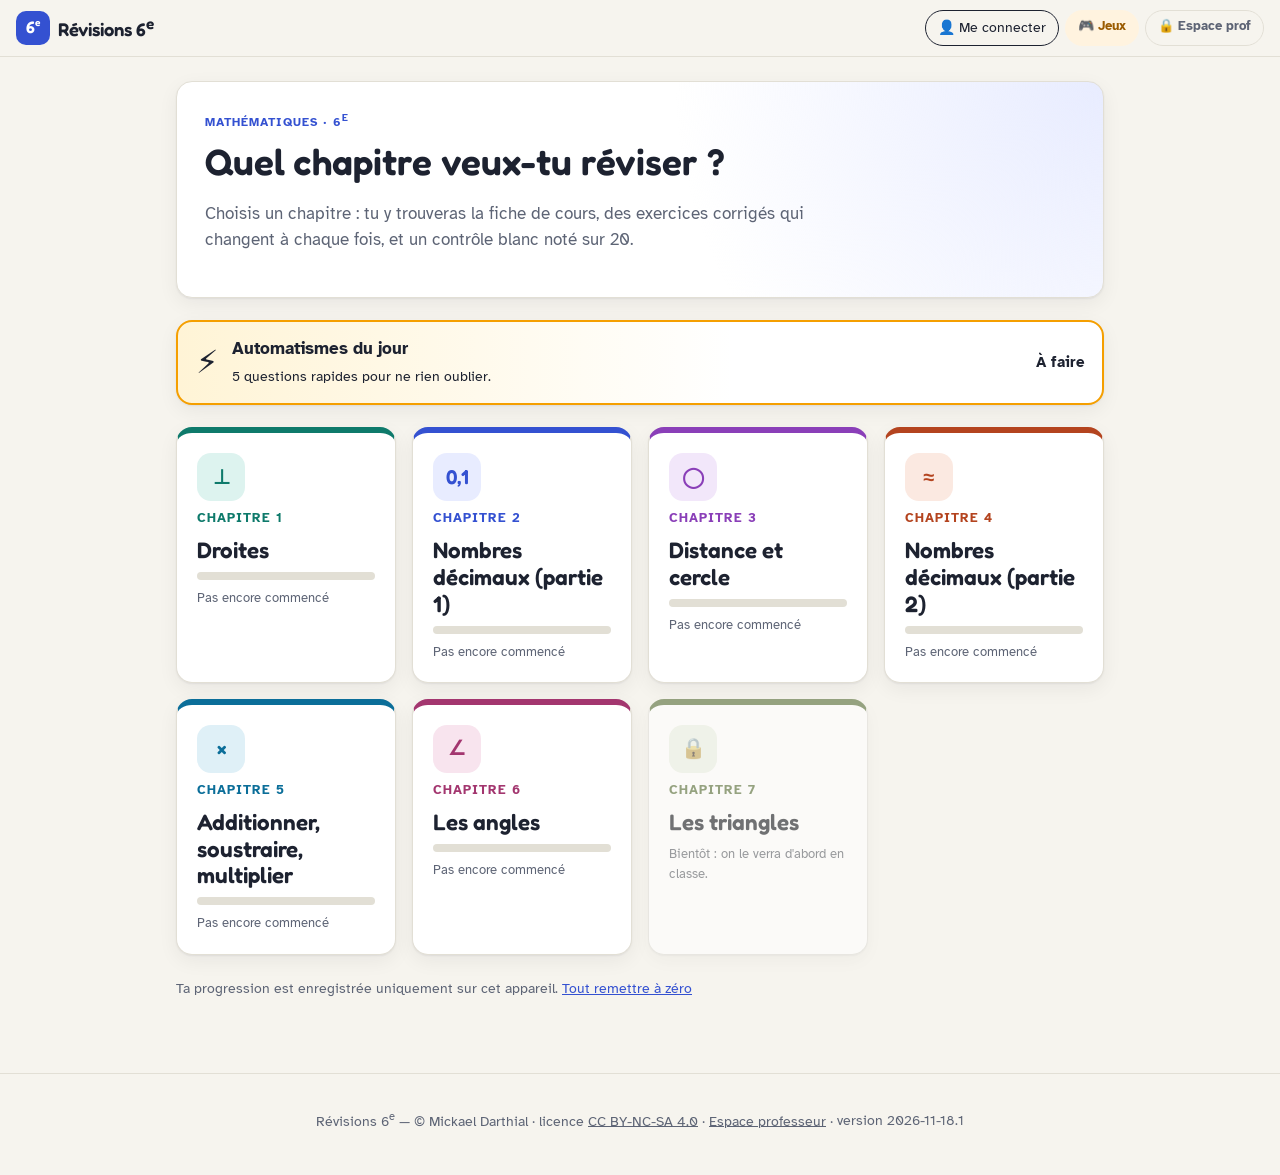
<file: index.html>
<!doctype html>
<html lang="fr">
<head>
  <meta charset="utf-8">
  <meta name="viewport" content="width=device-width, initial-scale=1">
  <title>Révisions 6e — Mathématiques</title>
  <meta name="description" content="Site de révision tout-en-un pour les élèves de 6e : droites, nombres décimaux, distance et cercle, opérations, angles, triangles. Fiches de cours et exercices corrigés.">
  <link rel="preconnect" href="https://fonts.googleapis.com">
  <link rel="preconnect" href="https://fonts.gstatic.com" crossorigin>
  <link href="https://fonts.googleapis.com/css2?family=Atkinson+Hyperlegible:wght@400;700&family=Fredoka:wght@500;600&display=swap" rel="stylesheet">
  <meta name="site-version" content="2026-11-18.1">
  <link rel="stylesheet" href="style.css?v=2026-11-27.1">
  <link rel="stylesheet" href="chapitres-p2.css?v=2026-11-24.1">
</head>
<body>

<header class="top">
  <a href="#/" class="logo"><span class="logo-mark" id="logo-mark"><span>6<sup>e</sup></span></span><span>Révisions 6<sup>e</sup></span></a>
  <a href="#/" class="chap-pill" id="chap-pill" hidden></a>
  <nav id="nav" aria-label="Sections du chapitre"></nav>
  <span class="top-links">
    <span id="suivi-btn"></span>
    <a href="#/jeux" class="prof-link games-link" title="Tous les jeux du site">🎮 Jeux</a>
    <a href="#/prof" class="prof-link" title="Espace professeur (protégé par un code)">🔒 Espace prof</a>
  </span>
</header>

<main>

  <!-- ===================================================== -->
  <!-- CHOIX DU CHAPITRE                                      -->
  <!-- ===================================================== -->
  <section class="page" data-ch="" data-p="accueil">
    <div class="hero">
      <p class="kicker">Mathématiques · 6<sup>e</sup></p>
      <h1>Quel chapitre veux-tu réviser ?</h1>
      <p class="lead">Choisis un chapitre : tu y trouveras la fiche de cours, des exercices corrigés qui changent à chaque fois, et un contrôle blanc noté sur 20.</p>
    </div>
    <div id="auto-card"></div>
    <div class="chapters" id="chapters"></div>
    <p class="small muted">Ta progression est enregistrée uniquement sur cet appareil.
      <button type="button" id="reset" class="linkbtn">Tout remettre à zéro</button></p>
  </section>

  <!-- ===================================================== -->
  <!-- SALLE DE JEUX (tous les jeux du site)                  -->
  <!-- ===================================================== -->
  <section class="page" data-ch="_" data-p="salle-jeux">
    <div class="hero">
      <p class="kicker">Mathématiques · 6<sup>e</sup></p>
      <h1>🎮 Les jeux</h1>
    </div>
    <div class="chapters" id="games-hub"></div>
  </section>

  <!-- Jeux hors chapitre (listés dans la salle de jeux, adresse #/jeux/<data-p>) -->
  <section class="page" data-ch="_" data-p="aura-rush" data-game="1" data-game-name="Aura Rush" data-game-img="jeux-img/aura-rush.jpg" data-game-desc="4 minutes pour calculer un max de vitesses (v = d ÷ t) et faire exploser ton aura.">
    <p><a class="chap-pill" href="#/jeux">Tous les jeux</a></p>
    <h1>⚡ Aura Rush</h1>
    <p class="lead">Crée ton perso, puis calcule un maximum de vitesses en 4 minutes : chaque bonne réponse fait monter ton aura, chaque erreur la fait baisser !</p>
    <div class="game-frame" data-frame="https://darthialm.github.io/calculvitesse/">
      <div class="game-frame-bar">
        <button type="button" class="btn game-full">⛶ Plein écran</button>
        <a class="btn" href="https://darthialm.github.io/calculvitesse/" target="_blank" rel="noopener">Ouvrir dans un nouvel onglet ↗</a>
      </div>
      <iframe title="Aura Rush" allow="fullscreen" allowfullscreen></iframe>
    </div>
  </section>

  <!-- ===================================================== -->
  <!-- DEVOIR (lien donné par le professeur)                  -->
  <!-- ===================================================== -->
  <section class="page" data-ch="_" data-p="devoir">
    <div class="devoir-head hero"></div>
    <div class="devoir-start card"></div>
    <div class="exercise devoir-ex" hidden></div>
  </section>

  <!-- ===================================================== -->
  <!-- ESPACE PROFESSEUR                                      -->
  <!-- ===================================================== -->
  <section class="page" data-ch="_" data-p="prof">
    <h1>Espace professeur</h1>
    <div id="prof-lock" class="card lock">
      <p class="lead">Cet espace est réservé au professeur.</p>
      <label for="prof-code"><b>Code d'accès :</b></label>
      <div class="prof-row"><input type="password" id="prof-code" autocomplete="off" aria-label="Code d'accès">
      <button type="button" class="btn primary" id="prof-unlock">Entrer</button></div>
      <p class="lock-msg"></p>
    </div>
    <div id="prof-content" hidden>
      <p class="lead">Choisis une ou plusieurs notions, puis copie le lien du devoir pour tes élèves (ENT, Pronote…), ou lance-les au vidéoprojecteur. <button type="button" class="linkbtn" id="prof-relock">Verrouiller cet espace</button></p>
      <p class="small muted" id="prof-sync" aria-live="polite"></p>
      <div class="card p2-classeur">
        <h2>📒 Classeur de la période</h2>
        <p class="small">Progression par classe (à cocher ou datée selon ton emploi du temps), déroulé des séances, devoirs à copier avec le lien du site déjà prêt, tous les documents (cours, corrigés, évaluations) et les <b>parcours avec les prénoms</b>, dans l'ordre du plan de classe.</p>
        <p><a class="btn primary" href="classeur.html">Ouvrir le classeur →</a> <span class="small muted">Les documents sont chiffrés : le classeur te demande leur code la première fois.</span></p>
      </div>
      <div class="card" id="p2-ouverture"></div>
      <p id="bilan-open-row" hidden><a class="btn primary" id="bilan-open" target="_blank" rel="noopener">📊 Voir le bilan des devoirs (Grist)</a></p>
      <div class="prof-out card">
        <h2>1. Donner un devoir</h2>
        <div class="prof-opts">
          <span><label for="prof-n"><b>Nombre de questions :</b></label>
          <select id="prof-n"><option>5</option><option selected>10</option><option>15</option><option>20</option></select></span>
          <span><label for="prof-classe"><b>Classe :</b></label>
          <select id="prof-classe" class="cl-select"></select>
          <button type="button" class="mini" id="prof-classes-edit">✏️ Mes classes</button></span>
          <label class="prof-chk"><input type="checkbox" id="prof-form-use" disabled> Envoyer les résultats dans mon formulaire (voir 2.)</label>
          <label class="prof-chk"><input type="checkbox" id="prof-once"> Seul le premier essai compte (les suivants servent d'entraînement et ne sont pas envoyés)</label>
        </div>
        <div class="prof-row">
          <input type="text" id="prof-link" readonly aria-label="Lien du devoir">
          <button type="button" class="btn primary" id="prof-copy-link">Copier le lien</button>
          <a class="btn" id="prof-open" hidden>Essayer</a>
          <a class="btn" id="prof-projo" hidden>📽 Vidéoprojecteur</a>
        </div>
        <p id="prof-given" class="small" aria-live="polite"></p>
        <div id="prof-classes-box" class="classes-box" hidden>
          <label for="prof-classes-list"><b>Mes classes</b> (une par ligne) :</label>
          <textarea id="prof-classes-list" rows="5" placeholder="6A&#10;6B&#10;6C"></textarea>
          <p><button type="button" class="btn primary" id="prof-classes-save">Enregistrer</button> <span class="small muted">La liste reste enregistrée sur cet ordinateur.</span></p>
        </div>
        <p class="small muted"><b>Classe :</b> choisis la classe dans le menu avant de copier le lien ; elle est fixée dans le lien, les élèves n'ont rien à choisir. Fais un lien par classe. L'élève écrit seulement son prénom avant de commencer. À la fin, il obtient une carte de résultat (prénom, score, aide utilisée, date, numéro d'essai, code). Si ton formulaire Google est relié, le résultat t'est <b>envoyé automatiquement</b> ; sinon, l'élève te montre une capture d'écran ou te recopie son code.</p>
      </div>
      <div id="prof-list"></div>
      <div class="card">
        <h2>2. Recevoir les résultats automatiquement</h2>
        <p class="small">Les résultats de toute la classe arrivent dans un tableau, une ligne par élève, sans rien recopier. À faire <b>une seule fois</b>, avec <b>Grist</b> (apps.education.fr) :</p>
        <ol class="small steps-form">
          <li>Dans Grist, crée un document avec une table de <b>6 colonnes</b> nommées exactement : <b>Prénom, Code, Classe, Devoir, Score, Détail</b>.</li>
          <li>Ajoute une vue <b>Formulaire</b> sur cette table, avec ces 6 champs, puis clique sur <b>Publier</b>.</li>
          <li>Copie le lien du formulaire publié (il ressemble à <code>…/o/docs/forms/…/1</code>), colle-le ci-dessous, puis clique sur <b>Relier et tester</b>.</li>
        </ol>
        <div class="prof-row">
          <input type="text" id="prof-form" class="wide-inp" placeholder="https://grist.numerique.gouv.fr/o/docs/forms/…/1" aria-label="Lien du formulaire">
          <button type="button" class="btn primary" id="prof-form-test" hidden>Relier et tester</button>
        </div>
        <p id="prof-form-status" class="small muted"></p>
        <p class="small">Le test envoie une ligne « TEST » dans ta table : si elle arrive, tout fonctionne. Sinon, un message t'indique ce qui bloque : corrige-le et reteste.</p>
        <details class="howto small">
          <summary>Utiliser plutôt un formulaire Google</summary>
          <ol class="steps-form">
            <li>Sur forms.google.com, crée un formulaire avec 6 questions « Réponse courte », dans cet ordre : Prénom, Code, Classe, Devoir, Score, Détail.</li>
            <li>Paramètres → Réponses : ne collecte pas les e-mails, et décoche « Limiter aux utilisateurs de [ton établissement] ».</li>
            <li>Réponses → Associer à Sheets.</li>
            <li>⋮ → Obtenir le lien prérempli : écris <b>x</b> dans les 6 réponses, « Obtenir le lien », « Copier le lien », puis colle-le dans le champ ci-dessus.</li>
          </ol>
        </details>
        <p class="small muted">Ensuite, les liens de devoir que tu copies plus haut utilisent ce formulaire. Ce réglage reste enregistré sur cet appareil. Données transmises : prénom, classe, devoir, score, date, code. Vérifie avec ton établissement que l'outil choisi est autorisé.</p>
      </div>
      <div class="card" hidden>
        <h2>3. Bilan des résultats</h2>
        <div class="grist-auto widget-box">
          <p class="small"><b>⭐ Le plus simple : le bilan directement dans Grist</b>, toujours à jour, sans rien copier. À régler une fois :</p>
          <ol class="small steps-form">
            <li>Dans ton document Grist, clique sur <b>Ajouter</b> → <b>Ajouter un widget à la page</b>.</li>
            <li>Choisis le widget <b>Personnalisé</b> et, comme données, ta table de résultats, puis <b>Ajouter à la page</b>.</li>
            <li>Dans le panneau de droite, choisis « URL personnalisée » et colle cette adresse : <code id="widget-url"></code> <button type="button" class="mini" id="widget-copy">Copier</button></li>
            <li>Règle l'accès du widget sur <b>Lecture de la table</b> (Grist te le demande : clique sur « Accepter »).</li>
          </ol>
          <p class="small muted">Le bilan s'affiche alors dans Grist : une ligne par élève, choix du meilleur, premier ou dernier essai, élèves qui n'ont pas fait le devoir, codes suspects.</p>
          <p class="small"><b>Bouton d'accès rapide :</b> dans Grist, ouvre la page où se trouve le bilan, copie l'adresse en haut du navigateur et colle-la ici. Un bouton « 📊 Voir le bilan » apparaîtra en haut de cet espace.</p>
          <input type="text" id="bilan-link" class="wide-inp" placeholder="https://grist.numerique.gouv.fr/o/docs/…/p/2" aria-label="Lien de la page du bilan dans Grist">
        </div>
        <div class="grist-auto">
          <p class="small"><b>Chargement automatique depuis Grist</b> (avec une clé API ; refusé par le Grist de l'État) :</p>
          <ol class="small steps-form">
            <li>Dans Grist, ouvre ta table de résultats et copie l'adresse de la page (le lien du <b>document</b>) :
              <input type="text" id="gr-doc" class="wide-inp" placeholder="https://grist.numerique.gouv.fr/o/docs/…" aria-label="Lien du document Grist"></li>
            <li>Dans Grist, clique sur ton nom (en haut à droite) → <b>Paramètres du profil</b> → <b>Clé API</b> → <b>Créer</b>, puis copie la clé :
              <input type="password" id="gr-key" class="wide-inp" autocomplete="off" placeholder="Clé API Grist" aria-label="Clé API Grist"></li>
          </ol>
          <p><button type="button" class="btn primary" id="gr-load">🔄 Charger les résultats</button> <button type="button" class="linkbtn" id="gr-forget" hidden>Oublier la clé sur cet appareil</button></p>
          <p id="gr-status" class="gr-status muted">La clé reste uniquement sur cet appareil : elle n'est jamais mise dans les liens des élèves. Ne la donne à personne ; « Verrouiller cet espace » l'efface.</p>
        </div>
        <details class="howto small"${''}>
          <summary>Sans clé : copier-coller depuis Grist ou Google Sheets</summary>
          <p>Clique dans ta table, fais <kbd>Ctrl</kbd>+<kbd>A</kbd> pour tout sélectionner puis <kbd>Ctrl</kbd>+<kbd>C</kbd> pour copier, et colle ici avec <kbd>Ctrl</kbd>+<kbd>V</kbd> :</p>
        <textarea id="bilan-in" rows="4" aria-label="Lignes copiées depuis la table des résultats" placeholder="Colle ici toute ta table de résultats…"></textarea>
        <p><button type="button" class="linkbtn" id="bilan-clear">Effacer</button></p>
        </details>
        <div id="bilan-out"></div>
        <p class="small muted">Le bilan donne une ligne par élève, même s'il a fait le devoir plusieurs fois : tu choisis de retenir son meilleur essai, son premier ou son dernier. Chaque code est vérifié : une ligne tapée à la main ou recopiée sur un camarade est signalée à part. Rien de ce que tu colles n'est enregistré, sauf les listes de classe sur cet appareil.</p>
      </div>
      <div class="card" hidden>
        <h2>4. Vidéoprojecteur</h2>
        <p class="small">Coche des notions plus haut puis clique sur « 📽 Vidéoprojecteur ». Une question s'affiche en grand ; <kbd>R</kbd> affiche la réponse, <kbd>→</kbd> passe à la suivante, <kbd>F</kbd> met en plein écran. Un minuteur est disponible.</p>
      </div>
    </div>
  </section>

  <!-- ===================================================== -->
  <!-- VIDÉOPROJECTEUR                                        -->
  <!-- ===================================================== -->
  <section class="page" data-ch="_" data-p="projo">
    <div class="projo-stage"></div>
  </section>

  <!-- ===================================================== -->
  <!-- AUTOMATISMES DU JOUR                                   -->
  <!-- ===================================================== -->
  <section class="page" data-ch="_" data-p="retour">
    <div class="retour"></div>
  </section>

  <section class="page" data-ch="_" data-p="auto">
    <div class="hero">
      <p class="kicker">Tous les chapitres</p>
      <h1>⚡ Automatismes du jour</h1>
      <p class="lead auto-info"></p>
    </div>
    <div class="exercise auto-ex" style="margin-top:18px"></div>
  </section>

  <!-- ===================================================== -->
  <!-- CHAPITRE 1 : DROITES                                   -->
  <!-- ===================================================== -->
  <section class="page" data-ch="droites" data-p="accueil" data-title="Accueil">
    <div class="hero">
      <p class="kicker">Chapitre 1</p>
      <h1>Droites</h1>
      <p class="lead">Codage des points, appartenance, droites parallèles et perpendiculaires, tracés à l'équerre et à la règle.</p>
      <div class="hero-actions"><a class="btn primary" href="#/droites/fiche">Lire la fiche</a><a class="btn" href="#/droites/controle">Faire le contrôle blanc</a></div>
    </div>
    <h2 class="section-title">Ta progression</h2>
    <div class="cards ch-cards"></div>
  </section>

  <section class="page" data-ch="droites" data-p="fiche" data-title="Fiche">
    <h1>Fiche de révision — Droites</h1>
    <p class="lead">Le point et son codage, la droite et ses notations, la position de deux droites, les méthodes de tracé.</p>

    <article class="card">
      <h2><span class="badge">1</span> Le point</h2>
      <div class="rule"><b>Définition :</b> le point définit une <b>position</b> sur la feuille. On le nomme habituellement avec une <b>lettre majuscule</b>.</div>
      <h3>Point seul</h3>
      <div class="cd-grid">
        <figure><div data-cd="seul:x"></div><figcaption class="yes">OUI — croix ×, lettre décalée</figcaption></figure>
        <figure><div data-cd="seul:plus"></div><figcaption class="yes">OUI — croix +, lettre décalée</figcaption></figure>
        <figure><div data-cd="seul:under"></div><figcaption class="no">NON — lettre collée sous la croix</figcaption></figure>
        <figure><div data-cd="seul:glued"></div><figcaption class="no">NON — lettre collée à la croix</figcaption></figure>
        <figure><div data-cd="seul:square"></div><figcaption class="no">NON — lettre sur un carré</figcaption></figure>
        <figure><div data-cd="seul:letter"></div><figcaption class="no">NON — lettre seule</figcaption></figure>
      </div>
      <h3>Point sur une droite</h3>
      <div class="cd-grid">
        <figure><div data-cd="droite:dash"></div><figcaption class="yes">OUI — petit trait qui coupe la droite</figcaption></figure>
        <figure><div data-cd="droite:xon"></div><figcaption class="no">NON — croix sur la droite</figcaption></figure>
        <figure><div data-cd="droite:near"></div><figcaption class="no">NON — lettre sans marque</figcaption></figure>
      </div>
      <h3>Point à l'intersection de deux droites</h3>
      <div class="cd-grid">
        <figure><div data-cd="inter:plain"></div><figcaption class="yes">OUI — simple croisement nommé</figcaption></figure>
        <figure><div data-cd="inter:xadd"></div><figcaption class="no">NON — croix ajoutée</figcaption></figure>
        <figure><div data-cd="inter:vbar"></div><figcaption class="no">NON — trait ajouté</figcaption></figure>
      </div>
      <h3>Point comme sommet d'une figure</h3>
      <div class="cd-grid">
        <figure><div data-cd="sommet:plain"></div><figcaption class="yes">OUI — sommets nommés, sans croix</figcaption></figure>
        <figure><div data-cd="sommet:xall"></div><figcaption class="no">NON — une croix sur chaque sommet</figcaption></figure>
      </div>
      <p class="tip">Dans ces situations, on considère que le point est tracé <b>après</b> la figure. Si le point est tracé <b>avant</b> la droite, on obtient une croix sur la droite ou sur le croisement : cela donne une indication sur l'ordre de construction dans le programme de construction !</p>
      <a class="btn small-btn" href="#/droites/points">S'entraîner →</a>
    </article>

    <article class="card">
      <h2><span class="badge">2</span> La droite</h2>
      <div class="rule"><b>Définition et notations :</b>
        <ul class="tight">
          <li>Une droite est <b>illimitée</b> : il est impossible de la représenter entièrement. On la note entre <b>parenthèses</b>, par exemple (d).</li>
          <li>Des points sont <b>alignés</b> lorsqu'ils se trouvent sur une même droite.</li>
          <li><b>Appartenance :</b> si le point C est sur la droite (d), on note C ∈ (d) ; si le point D n'est pas sur (d), on note D ∉ (d).</li>
        </ul>
      </div>
      <p class="example">Si A, B et C sont sur la droite (d), ils sont alignés. Deux points de la droite permettent de lui donner d'autres noms : (AB), (BA), (AC), (CA), (BC) ou (CB).</p>
      <h3>Position de deux droites</h3>
      <div class="table-wrap">
        <table class="voc pos">
          <thead><tr><th></th><th>Droites parallèles</th><th>Droites sécantes</th><th>Droites perpendiculaires</th></tr></thead>
          <tbody>
            <tr><th>Définition</th><td>(d) et (d′) ne se coupent jamais.</td><td>(d) et (d′) se coupent au point O.</td><td>(d) et (d′) se coupent en formant un angle droit.</td></tr>
            <tr><th>Schéma</th><td><div class="fig-box" data-fig="pos-par"></div></td><td><div class="fig-box" data-fig="pos-sec"></div></td><td><div class="fig-box" data-fig="pos-perp"></div></td></tr>
            <tr><th>Notation</th><td>(d) // (d′)</td><td>pas de notation</td><td>(d) ⊥ (d′)</td></tr>
          </tbody>
        </table>
      </div>
      <h3>Méthode : reconnaître la position des droites</h3>
      <div class="fig-row">
        <ul class="checklist">
          <li>Noms de la droite (h) : (AC), (CA), (AE), (EA), (CE) ou (EC).</li>
          <li>Droites perpendiculaires : (BD) ⊥ (d) et (BD) ⊥ (d′).</li>
          <li>Droites parallèles : (d) // (d′).</li>
          <li>Droites sécantes non perpendiculaires : (d) et (h) sont sécantes en A.</li>
        </ul>
        <div class="fig-box" data-fig="ex-noms"></div>
      </div>
      <a class="btn small-btn" href="#/droites/positions">S'entraîner →</a>
    </article>

    <article class="card">
      <h2><span class="badge">3</span> Méthodes de tracés</h2>
      <h3>Tracer la perpendiculaire à (d) passant par A</h3>
      <div class="fig-row">
        <ol class="steps">
          <li>Tracer une première droite (d).</li>
          <li>Bien aligner le petit côté de l'équerre avec cette droite, et faire glisser l'équerre jusqu'au point A.</li>
          <li>Tracer la perpendiculaire le long de l'autre côté de l'angle droit.</li>
        </ol>
        <div class="fig-box" data-fig="anim-perp"></div>
      </div>
      <h3>Tracer la parallèle à (d) passant par A</h3>
      <div class="fig-row">
        <ol class="steps">
          <li>Placer l'équerre le long de la droite (d) et la règle contre l'équerre.</li>
          <li>Faire glisser l'équerre le long de la règle jusqu'au point A.</li>
          <li>Tracer la droite parallèle à (d) passant par A.</li>
        </ol>
        <div class="fig-box" data-fig="anim-par"></div>
      </div>
      <div class="rule"><b>Propriété :</b> deux droites perpendiculaires à une même droite sont <b>toujours parallèles</b>. C'est sur elle que repose la méthode.</div>
      <p class="tip"><b>Autre méthode possible :</b> on peut aussi tracer une parallèle uniquement à l'équerre, en construisant deux perpendiculaires successives.</p>
      <a class="btn small-btn" href="#/droites/tracer">S'entraîner à tracer →</a>
    </article>
  </section>

  <section class="page" data-ch="droites" data-p="points" data-title="Points et droites">
    <h1>Points et droites</h1>
    <p class="lead">Coder un point selon la situation, utiliser ∈ et ∉, reconnaître des points alignés et nommer une droite.</p>
    <h2 class="ex-title">Coder un point</h2>
    <div class="exercise" data-gen="d-codage"></div>
    <div class="grid2">
      <div><h2 class="ex-title">Appartenance et alignement</h2><div class="exercise" data-gen="d-appartient"></div></div>
      <div><h2 class="ex-title">Nommer une droite</h2><div class="exercise" data-gen="d-noms"></div></div>
    </div>
  </section>

  <section class="page" data-ch="droites" data-p="positions" data-title="Positions">
    <h1>Position de deux droites</h1>
    <p class="lead">Parallèles, sécantes ou perpendiculaires ? Attention : une droite est illimitée, il faut parfois la prolonger.</p>
    <h2 class="ex-title">Reconnaître la position</h2>
    <div class="exercise" data-gen="d-position"></div>
    <h2 class="ex-title">Deux perpendiculaires à une même droite</h2>
    <div class="exercise" data-gen="d-prop"></div>
  </section>

  <section class="page" data-ch="droites" data-p="tracer" data-title="Tracer">
    <h1>Tracer des perpendiculaires et des parallèles</h1>
    <p class="lead">Utilise les instruments comme sur ta feuille. Quand ta figure est finie, clique sur « Vérifier ».</p>
    <details class="howto">
      <summary>Comment utiliser les instruments ?</summary>
      <ul>
        <li><b>⊥ Équerre :</b> clique sur la droite de référence, puis sur le point par lequel doit passer la perpendiculaire.</li>
        <li><b>∥ Parallèle (règle + équerre) :</b> clique sur la droite de référence, puis sur le point par lequel doit passer la parallèle.</li>
        <li><b>📏 Règle, ⟷ Droite, ↗ Demi-droite :</b> clique sur le point de départ, puis à l'arrivée.</li>
        <li><b>× Point :</b> se place exactement sur les intersections et les tracés.</li>
        <li><b>✋ Déplacer :</b> si ta figure sort du cadre, fais glisser la feuille. <b>↶ Annuler</b> efface ton dernier tracé.</li>
      </ul>
    </details>
    <h2 class="ex-title">Tracer une perpendiculaire</h2>
    <div class="exercise" data-gen="d-perp"></div>
    <h2 class="ex-title">Tracer une parallèle</h2>
    <div class="exercise" data-gen="d-par"></div>
  </section>

  <section class="page" data-ch="droites" data-p="jeux" data-title="🎮 Jeux" data-game="1" data-game-name="Droite parfaite" data-game-img="jeux-img/droite-parfaite.jpg" data-game-desc="Trace une parallèle ou une perpendiculaire parfaite, sans équerre.">
    <h1>Jeux — Droites</h1>
    <p class="lead">Droite parfaite : trace une parallèle ou une perpendiculaire parfaite, sans équerre.</p>
    <div class="game" data-game="droite"></div>
  </section>

  <section class="page" data-ch="droites" data-p="erreurs" data-title="Mes erreurs">
    <h1>Mes erreurs — Droites</h1>
    <p class="lead">Les types de questions que tu as ratés reviennent ici. Un point faible disparaît après 2 réussites d'affilée sans indice.</p>
    <div class="weak-summary"></div>
    <div class="exercise" data-weak="droites"></div>
  </section>

  <section class="page" data-ch="droites" data-p="controle" data-title="Contrôle blanc" data-exam="1">
    <h1>Contrôle blanc — Droites</h1>
    <p class="lead">15 questions, dont des tracés et des questions ★ plus difficiles. Une seule tentative par question, comme le jour du devoir !</p>
    <div class="exercise exam" data-exam="droites"></div>
  </section>

  <!-- ===================================================== -->
  <!-- CHAPITRE 2 : NOMBRES DÉCIMAUX (PARTIE 1)               -->
  <!-- ===================================================== -->
  <section class="page" data-ch="decimaux1" data-p="accueil" data-title="Accueil">
    <div class="hero">
      <p class="kicker">Chapitre 2</p>
      <h1>Nombres décimaux (partie 1)</h1>
      <p class="lead">Les nombres entiers et décimaux : rangs des chiffres, décomposition, zéros inutiles et fractions décimales.</p>
      <div class="hero-actions"><a class="btn primary" href="#/decimaux1/fiche">Lire la fiche</a><a class="btn" href="#/decimaux1/controle">Faire le contrôle blanc</a></div>
    </div>
    <h2 class="section-title">Ta progression</h2>
    <div class="cards ch-cards"></div>
  </section>

  <section class="page" data-ch="decimaux1" data-p="fiche" data-title="Fiche">
    <h1>Fiche de révision — Nombres entiers et décimaux</h1>
    <p class="lead">Écrire, lire et décomposer les nombres entiers et décimaux.</p>

    <article class="card">
      <h2><span class="badge">1</span> Les nombres entiers</h2>
      <div class="rule"><b>Principes de numération :</b>
        <ol class="tight">
          <li>Notre numération utilise 10 symboles appelés <b>chiffres</b> : 0, 1, 2, 3, 4, 5, 6, 7, 8, 9.</li>
          <li>La <b>position</b> d'un chiffre dans un nombre détermine sa valeur : c'est le principe de la numération de position.</li>
          <li>Pour faciliter la lecture des grands nombres, on regroupe les chiffres par <b>tranches de trois</b> à partir de la <b>droite</b>.</li>
        </ol>
      </div>
      <div data-numtab="4819035621"></div>
      <p class="example">4819035621 s'écrit plus clairement 4 819 035 621. Dans ce nombre, 3 est le chiffre des dizaines de mille.</p>
      <h3>Reconnaître le rang d'un chiffre et déterminer des quantités</h3>
      <ul class="checklist">
        <li>8 <u>3</u>92 : 3 est le chiffre des centaines.</li>
        <li><u>5</u> 104 : 5 est le chiffre des unités de mille (ou milliers).</li>
        <li>9 21<u>8</u> : 8 est le chiffre des unités.</li>
        <li><u>7</u>2 450 000 : 7 est le chiffre des dizaines de millions.</li>
        <li>Dans 9 382, il y a <b>938 dizaines</b> (938 × 10 = 9 380) et <b>93 centaines</b> (93 × 100 = 9 300).</li>
      </ul>
      <p class="warnbox"><b>Attention :</b> « le <b>chiffre</b> des dizaines » de 9 382 est 8 (un seul chiffre), mais « le <b>nombre</b> de dizaines » est 938.</p>
      <h3>Décomposer un nombre entier selon ses rangs</h3>
      <p class="example">7 418 = (7 × 1 000) + (4 × 100) + (1 × 10) + (8 × 1)<br>360 520 = (3 × 100 000) + (6 × 10 000) + (5 × 100) + (2 × 10)</p>
      <a class="btn small-btn" href="#/decimaux1/rangs">S'entraîner →</a>
    </article>

    <article class="card">
      <h2><span class="badge">2</span> Nombres décimaux</h2>
      <div class="rule"><b>Définition :</b> un nombre décimal est composé de deux parties séparées par une virgule : la <b>partie entière</b> (à gauche de la virgule) et la <b>partie décimale</b> (à droite de la virgule).</div>
      <p class="example">83,614 = 83 + 0,614. Ici, 83 est la partie entière et 0,614 est la partie décimale.</p>
      <div data-numtab="83,614"></div>
      <h3>Reconnaître le rang d'un chiffre décimal</h3>
      <ul class="checklist">
        <li>14,<u>8</u>2 : 8 est le chiffre des dixièmes.</li>
        <li>309,1<u>7</u>5 : 7 est le chiffre des centièmes.</li>
        <li><u>6</u>1,54 : 6 est le chiffre des dizaines.</li>
        <li>0,00<u>9</u> : 9 est le chiffre des millièmes.</li>
        <li>Dans 83,614, il y a <b>836 dixièmes</b> et <b>8 361 centièmes</b>.</li>
      </ul>
      <h3>Zéros inutiles</h3>
      <div class="rule"><b>Règle :</b> on peut supprimer les zéros situés aux extrémités de la partie entière (à gauche) ou de la partie décimale (à droite) sans changer la valeur du nombre.</div>
      <p class="example">067,30 = 67,3 &nbsp;·&nbsp; 402,080 = 402,08 &nbsp;·&nbsp; 09,500 = 9,5 &nbsp;·&nbsp; 180,00 = 180</p>
      <p class="warnbox"><b>Attention :</b> les zéros <b>au milieu</b> d'un nombre sont utiles ! Dans 402,08, si on enlève un zéro, le nombre change.</p>
      <a class="btn small-btn" href="#/decimaux1/decomposer">S'entraîner →</a>
    </article>

    <article class="card">
      <h2><span class="badge">3</span> Fractions décimales</h2>
      <div class="rule"><b>Définition :</b> une fraction décimale est une fraction dont le dénominateur est 10, 100, 1 000…</div>
      <div class="table-wrap">
        <table class="voc">
          <thead><tr><th>En lettres</th><th>Fraction décimale</th><th>Écriture décimale</th></tr></thead>
          <tbody>
            <tr><td>Un dixième</td><td>[[1|10]]</td><td>0,1</td></tr>
            <tr><td>Un centième</td><td>[[1|100]]</td><td>0,01</td></tr>
            <tr><td>Un millième</td><td>[[1|1 000]]</td><td>0,001</td></tr>
            <tr><td>Seize centièmes</td><td>[[16|100]]</td><td>0,16</td></tr>
            <tr><td>Trois-cent-deux dixièmes</td><td>[[302|10]]</td><td>30,2</td></tr>
          </tbody>
        </table>
      </div>
      <h3>Passer d'une écriture décimale à une fraction décimale</h3>
      <ul class="checklist">
        <li>3,7 = [[37|10]] (car 7 est le chiffre des dixièmes)</li>
        <li>82,19 = [[8 219|100]] (car 9 est le chiffre des centièmes)</li>
        <li>[[73|100]] = 0,73 et [[841|10]] = 84,1</li>
      </ul>
      <h3>Décomposer un nombre sous différentes formes</h3>
      <ul class="tight">
        <li>En lettres : 614 unités et 28 centièmes (ou 614 unités, 2 dixièmes et 8 centièmes)</li>
        <li>Fraction décimale : 614,28 = [[61 428|100]]</li>
        <li>Somme d'un entier et d'une fraction décimale : 614,28 = 614 + [[28|100]]</li>
        <li>Décomposition selon les rangs : (6 × 100) + (1 × 10) + (4 × 1) + (2 × [[1|10]]) + (8 × [[1|100]])</li>
      </ul>
      <div class="tip"><b>À retenir — un même nombre décimal possède plusieurs écritures :</b>
        <ol class="tight">
          <li>l'écriture décimale : 12,35 ;</li>
          <li>la fraction décimale : [[1 235|100]] ;</li>
          <li>la somme d'un entier et d'une fraction décimale : 12 + [[35|100]] ;</li>
          <li>la décomposition par rangs : (1 × 10) + (2 × 1) + (3 × [[1|10]]) + (5 × [[1|100]]).</li>
        </ol>
      </div>
      <a class="btn small-btn" href="#/decimaux1/fractions">S'entraîner →</a>
    </article>
  </section>

  <section class="page" data-ch="decimaux1" data-p="rangs" data-title="Rangs">
    <h1>Rangs et classes</h1>
    <p class="lead">Repère le rang d'un chiffre, compte les dizaines ou les dixièmes, regroupe les chiffres par tranches de trois.</p>
    <h2 class="ex-title">Rang d'un chiffre</h2>
    <div class="exercise" data-gen="n-rang"></div>
    <div class="grid2">
      <div><h2 class="ex-title">Combien de… ?</h2><div class="exercise" data-gen="n-combien"></div></div>
      <div><h2 class="ex-title">Tranches de trois chiffres</h2><div class="exercise" data-gen="n-tranches"></div></div>
    </div>
  </section>

  <section class="page" data-ch="decimaux1" data-p="decomposer" data-title="Décomposer">
    <h1>Décomposer et simplifier l'écriture</h1>
    <p class="lead">Décompose un nombre selon ses rangs (ou retrouve-le), puis repère les zéros inutiles.</p>
    <h2 class="ex-title">Décomposer, recomposer</h2>
    <div class="exercise" data-gen="n-decomp"></div>
    <h2 class="ex-title">Zéros inutiles</h2>
    <div class="exercise" data-gen="n-zeros"></div>
  </section>

  <section class="page" data-ch="decimaux1" data-p="fractions" data-title="Fractions décimales">
    <h1>Fractions décimales</h1>
    <p class="lead">Passe de l'écriture décimale à la fraction décimale, des lettres aux chiffres, et écris un même nombre de plusieurs façons. Tape une fraction avec une barre : <code>37/10</code>.</p>
    <h2 class="ex-title">Écriture décimale ↔ fraction décimale</h2>
    <div class="exercise" data-gen="n-fracdec"></div>
    <div class="grid2">
      <div><h2 class="ex-title">Des lettres aux chiffres</h2><div class="exercise" data-gen="n-lettres"></div></div>
      <div><h2 class="ex-title">Différentes écritures</h2><div class="exercise" data-gen="n-formes"></div></div>
    </div>
  </section>

  <section class="page" data-ch="decimaux1" data-p="erreurs" data-title="Mes erreurs">
    <h1>Mes erreurs — Nombres décimaux (partie 1)</h1>
    <p class="lead">Les types de questions que tu as ratés reviennent ici. Un point faible disparaît après 2 réussites d'affilée sans indice.</p>
    <div class="weak-summary"></div>
    <div class="exercise" data-weak="decimaux1"></div>
  </section>

  <section class="page" data-ch="decimaux1" data-p="controle" data-title="Contrôle blanc" data-exam="1">
    <h1>Contrôle blanc — Nombres décimaux (partie 1)</h1>
    <p class="lead">15 questions qui mélangent tous les savoir-faire, dont des questions ★ plus difficiles. Une seule tentative par question, comme le jour du devoir !</p>
    <div class="exercise exam" data-exam="decimaux1"></div>
  </section>

  <!-- ===================================================== -->
  <!-- CHAPITRE 3 : DISTANCE ET CERCLE                        -->
  <!-- ===================================================== -->
  <section class="page" data-ch="cercle" data-p="accueil" data-title="Accueil">
    <div class="hero">
      <p class="kicker">Chapitre 3</p>
      <h1>Distance et cercle</h1>
      <p class="lead">Segment, demi-droite et longueur, milieu, médiatrice, vocabulaire du cercle, cercle et disque.</p>
      <div class="hero-actions"><a class="btn primary" href="#/cercle/fiche">Lire la fiche</a><a class="btn" href="#/cercle/controle">Faire le contrôle blanc</a></div>
    </div>
    <h2 class="section-title">Ta progression</h2>
    <div class="cards ch-cards"></div>
  </section>

  <section class="page" data-ch="cercle" data-p="fiche" data-title="Fiche">
    <h1>Fiche de révision — Distance et cercle</h1>
    <p class="lead">Les notations, le milieu, la médiatrice et le vocabulaire du cercle.</p>

    <article class="card">
      <h2><span class="badge">1</span> Segment, demi-droite et milieu</h2>
      <div class="table-wrap">
        <table class="voc notat">
          <thead><tr><th>Objet géométrique</th><th>Notation</th><th>Représentation</th></tr></thead>
          <tbody>
            <tr><td>Le segment d'extrémités A et B</td><td>[AB]</td><td><div data-fig="n-seg"></div></td></tr>
            <tr><td>La demi-droite d'origine A passant par B</td><td>[AB)</td><td><div data-fig="n-ray"></div></td></tr>
            <tr><td>La demi-droite d'origine B passant par A</td><td>[BA)</td><td><div data-fig="n-rayr"></div></td></tr>
            <tr><td>La longueur (distance entre A et B)</td><td>AB = 3,5 cm</td><td><div data-fig="n-len"></div></td></tr>
          </tbody>
        </table>
      </div>
      <div class="warnbox"><b>Attention aux notations !</b>
        <ul class="tight">
          <li>[AB] désigne l'<b>objet géométrique</b> (la figure), alors que AB désigne un <b>nombre</b> (la longueur).</li>
          <li>On écrit AB = 5 cm, mais on n'écrit <b>jamais</b> [AB] = 5 cm.</li>
          <li><b>Appartenance :</b> si un point M se trouve sur le segment [AB], on note M ∈ [AB]. S'il n'y est pas, on note M ∉ [AB].</li>
        </ul>
      </div>
      <h3>Milieu d'un segment</h3>
      <div class="fig-row">
        <div class="rule">Le <b>milieu</b> d'un segment est le point qui appartient au segment et qui le partage en deux segments de même longueur. On code les longueurs égales avec le même symbole.<br><br><b>I est le milieu de [AB]</b> signifie que : <b>I ∈ [AB]</b> et <b>AI = IB</b>.</div>
        <div class="fig-box" data-fig="milieu"></div>
      </div>
      <h3>Unité de longueur</h3>
      <p>L'unité de référence pour mesurer une longueur est le <b>mètre</b> (m). On peut le découper (décimètre, centimètre, millimètre) ou le prendre plusieurs fois (décamètre, hectomètre, kilomètre) pour s'adapter à la taille de ce que l'on cherche à mesurer.</p>
      <div class="units"><span>km</span><span>hm</span><span>dam</span><span class="m">m</span><span>dm</span><span>cm</span><span>mm</span></div>
      <a class="btn small-btn" href="#/cercle/notations">S'entraîner →</a>
    </article>

    <article class="card">
      <h2><span class="badge">2</span> Médiatrice d'un segment</h2>
      <div class="rule"><b>Définition :</b> la médiatrice d'un segment est la droite qui passe par son <b>milieu</b> et qui lui est <b>perpendiculaire</b>.</div>
      <div class="rule"><b>Propriété d'équidistance :</b> si un point appartient à la médiatrice d'un segment, alors il est situé à égale distance des deux extrémités de ce segment (il est <b>équidistant</b>).</div>
      <div class="rule"><b>Réciproque :</b> si un point est équidistant des extrémités A et B, alors il se trouve sur la médiatrice du segment [AB].</div>
      <h3>Méthode : tracer la médiatrice du segment [AB] au compas</h3>
      <div class="fig-row">
        <ol class="steps">
          <li>On prend un écartement de compas <b>supérieur à la moitié</b> de la longueur du segment (on peut prendre beaucoup plus si l'on veut).</li>
          <li>En piquant en A, on trace deux arcs de cercle (un au-dessus et un en dessous du segment).</li>
          <li>En gardant le <b>même écartement</b>, on pique en B et on trace deux autres arcs de cercle.</li>
          <li>Les arcs se coupent en deux points E et F. La droite (EF) est la <b>médiatrice</b> du segment [AB].</li>
        </ol>
        <div class="fig-box" data-fig="anim-med"></div>
      </div>
      <a class="btn small-btn" href="#/cercle/mediatrice">S'entraîner →</a>
    </article>

    <article class="card">
      <h2><span class="badge">3</span> Cercle et disque</h2>
      <div class="fig-row">
        <div class="rule"><b>Vocabulaire du cercle :</b>
          <ul class="tight">
            <li>Un <b>cercle</b> de centre O est l'ensemble de tous les points situés à la <b>même distance</b> du centre O.</li>
            <li>Un <b>rayon</b> est un segment reliant le centre O à un point du cercle.</li>
            <li>Un <b>diamètre</b> est un segment passant par <b>le centre O</b> et reliant deux points du cercle.</li>
            <li>Une <b>corde</b> est un segment reliant <b>deux points</b> du cercle.</li>
            <li>Un <b>arc de cercle</b> est une portion de cercle comprise entre deux points.</li>
          </ul>
        </div>
        <div class="fig-box" data-fig="voc"></div>
      </div>
      <div class="rule"><b>Propriétés des longueurs :</b>
        <ul class="tight">
          <li>La longueur d'un diamètre est égale au <b>double</b> de la longueur d'un rayon.</li>
          <li>Le centre O est le <b>milieu</b> de tous les diamètres du cercle.</li>
        </ul>
      </div>
      <h3>Différence entre cercle et disque</h3>
      <p>Le cercle et le disque sont deux figures géométriques différentes qu'on a tendance à confondre…</p>
      <div class="cd-grid two">
        <figure><div class="fig-box" data-fig="cercle"></div><figcaption>Le <b>cercle</b> est le <b>contour</b> (la ligne) — comme un anneau.</figcaption></figure>
        <figure><div class="fig-box" data-fig="disque"></div><figcaption>Le <b>disque</b> est la <b>surface intérieure</b> (le plein) — comme une pizza.</figcaption></figure>
      </div>
      <a class="btn small-btn" href="#/cercle/cercle">S'entraîner →</a>
    </article>
  </section>

  <section class="page" data-ch="cercle" data-p="notations" data-title="Notations et milieu">
    <h1>Notations et milieu</h1>
    <p class="lead">Segment, demi-droite, droite, longueur : chaque objet a sa notation. Et le milieu, c'est deux conditions !</p>
    <div class="grid2">
      <div><h2 class="ex-title">Segment, demi-droite, droite</h2><div class="exercise" data-gen="c-notation"></div></div>
      <div><h2 class="ex-title">Bien écrire</h2><div class="exercise" data-gen="c-ecrire"></div></div>
    </div>
    <h2 class="ex-title">Milieu d'un segment</h2>
    <div class="exercise" data-gen="c-milieu"></div>
    <h2 class="ex-title">Tracer une demi-droite ou un milieu</h2>
    <div class="exercise" data-gen="c-tracer"></div>
  </section>

  <section class="page" data-ch="cercle" data-p="mediatrice" data-title="Médiatrice">
    <h1>Médiatrice d'un segment</h1>
    <p class="lead">Utilise la propriété d'équidistance et sa réciproque, puis trace la médiatrice au compas.</p>
    <h2 class="ex-title">Propriété et réciproque</h2>
    <div class="exercise" data-gen="c-med-prop"></div>
    <h2 class="ex-title">Tracer la médiatrice au compas</h2>
    <div class="exercise" data-gen="c-med-trace"></div>
  </section>

  <section class="page" data-ch="cercle" data-p="cercle" data-title="Cercle">
    <h1>Le cercle</h1>
    <p class="lead">Rayon, diamètre, corde, arc : reconnais-les. Puis trace des cercles au compas.</p>
    <div class="grid2">
      <div><h2 class="ex-title">Vocabulaire du cercle</h2><div class="exercise" data-gen="c-voc"></div></div>
      <div><h2 class="ex-title">Rayon et diamètre</h2><div class="exercise" data-gen="c-rd"></div></div>
    </div>
    <h2 class="ex-title">Cercle et disque</h2>
    <div class="exercise" data-gen="c-disque"></div>
    <h2 class="ex-title">Tracer un cercle</h2>
    <div class="exercise" data-gen="c-trace-cercle"></div>
  </section>

  <section class="page" data-ch="cercle" data-p="erreurs" data-title="Mes erreurs">
    <h1>Mes erreurs — Distance et cercle</h1>
    <p class="lead">Les types de questions que tu as ratés reviennent ici. Un point faible disparaît après 2 réussites d'affilée sans indice.</p>
    <div class="weak-summary"></div>
    <div class="exercise" data-weak="cercle"></div>
  </section>

  <section class="page" data-ch="cercle" data-p="controle" data-title="Contrôle blanc" data-exam="1">
    <h1>Contrôle blanc — Distance et cercle</h1>
    <p class="lead">15 questions, dont des tracés et des questions ★ plus difficiles. Une seule tentative par question !</p>
    <div class="exercise exam" data-exam="cercle"></div>
  </section>

  <!-- ===================================================== -->
  <!-- CHAPITRE 4 : NOMBRES DÉCIMAUX (PARTIE 2)               -->
  <!-- ===================================================== -->
  <section class="page" data-ch="decimaux2" data-p="accueil" data-title="Accueil">
    <div class="hero">
      <p class="kicker">Chapitre 4</p>
      <h1>Nombres décimaux (partie 2)</h1>
      <p class="lead">Demi-droite graduée, comparer et ranger, intercaler, encadrer et arrondir.</p>
      <div class="hero-actions"><a class="btn primary" href="#/decimaux2/fiche">Lire la fiche</a><a class="btn" href="#/decimaux2/controle">Faire le contrôle blanc</a></div>
    </div>
    <h2 class="section-title">Ta progression</h2>
    <div class="cards ch-cards"></div>
  </section>

  <section class="page" data-ch="decimaux2" data-p="fiche" data-title="Fiche">
    <h1>Fiche de révision — Comparer et arrondir</h1>
    <p class="lead">La demi-droite graduée, la comparaison des nombres décimaux, l'encadrement et l'arrondi.</p>

    <article class="card">
      <h2><span class="badge">1</span> La demi-droite graduée</h2>
      <div class="rule"><b>Définition et vocabulaire :</b>
        <ul class="tight">
          <li>Une demi-droite graduée est une demi-droite sur laquelle on choisit une <b>origine</b> et une <b>unité de longueur</b> que l'on reporte régulièrement.</li>
          <li>Chaque point d'une demi-droite graduée est repéré par un nombre appelé son <b>abscisse</b>.</li>
          <li>L'origine de la demi-droite graduée correspond à l'abscisse 0.</li>
          <li>Si un point A a pour abscisse 4, on note A(4).</li>
        </ul>
      </div>
      <div class="nl" id="hl-intro"></div>
      <p class="example">Le point A est à 4 unités de l'origine : son abscisse est 4. On note <b>A(4)</b>.</p>

      <h3>Méthode 1 : trouver ce que vaut une graduation</h3>
      <p>Avant de lire ou de placer un point, on cherche <b>toujours</b> ce que vaut une petite case entre deux traits.</p>
      <div class="nl" id="hl-pas"></div>
      <ol class="steps">
        <li>On choisit deux nombres écrits qui se suivent : ici <b>7</b> et <b>8</b>. Pour aller de 7 à 8, on avance de 8 − 7 = <b>1</b>.</li>
        <li>On compte les petites cases entre 7 et 8 : il y en a <b>10</b> (elles sont numérotées en orange).</li>
        <li>On partage : 1 : 10 = <b>0,1</b>. Chaque case vaut donc <b>un dixième</b>.</li>
      </ol>
      <p class="warnbox"><b>Piège :</b> on compte les <b>cases</b>, pas les traits. Entre 7 et 8, il y a 11 traits mais seulement 10 cases.</p>

      <h3>Méthode 2 : lire ou placer un point</h3>
      <p>On part du nombre écrit <b>juste avant</b> le point, puis on avance case par case en ajoutant ce que vaut une case.</p>
      <div class="nl" id="hl-lire"></div>
      <p class="example"><b>Lire l'abscisse de A.</b> A est après 7. On compte les cases à partir de 7 : 7,1 ; 7,2 ; 7,3. A est 3 cases après 7, donc <b>A(7,3)</b>.</p>
      <p class="example"><b>Placer le point B(8,6).</b> 8,6 est entre 8 et 9. On part de 8 et on avance de 6 cases : 8,1 ; 8,2 ; 8,3 ; 8,4 ; 8,5 ; 8,6. On place B sur ce trait.</p>

      <h3>Toujours la même méthode, avec d'autres graduations</h3>
      <div class="p2-figgrid hl-grid">
        <figure><div class="nl" id="hl-unite"></div><figcaption>De 14 à 15 : 1 seule case, qui vaut <b>1</b>. C est au milieu de cette case : <b>C(14,5)</b>.</figcaption></figure>
        <figure><div class="nl" id="hl-cent"></div><figcaption>De 2,3 à 2,4 : on avance de 0,1 en 10 cases. Une case vaut 0,1 : 10 = <b>0,01</b>. D est 4 cases après 2,3 : <b>D(2,34)</b>.</figcaption></figure>
      </div>
      <p class="tip"><b>Si l'abscisse est une fraction</b>, on l'écrit d'abord en nombre décimal, puis on la place comme d'habitude : [[433|10]] = 43,3 et 41 + [[9|10]] = 41,9.</p>
      <a class="btn small-btn" href="#/decimaux2/demidroite">S'entraîner →</a>
    </article>

    <article class="card">
      <h2><span class="badge">2</span> Comparer et ordonner les nombres décimaux</h2>
      <div class="rule"><b>Symboles :</b> &lt; signifie « est inférieur à » (ex. : 2,5 &lt; 2,8) ; &gt; signifie « est supérieur à » (ex. : 4,2 &gt; 3,9).</div>
      <div class="rule"><b>Règle de comparaison :</b>
        <ol class="tight">
          <li>On compare d'abord les <b>parties entières</b>. Le plus grand nombre est celui qui a la plus grande partie entière.</li>
          <li>Si les parties entières sont égales, on compare les parties décimales <b>rang par rang</b> (ou en complétant avec des zéros inutiles pour qu'elles aient le même nombre de chiffres après la virgule).</li>
        </ol>
      </div>
      <h3>Méthode 3 : comparer deux nombres décimaux</h3>
      <p class="example">Comparer 14,52 et 14,6. Les parties entières sont égales (14 = 14). On rajoute un zéro inutile : 14,6 = 14,60. Comme 52 &lt; 60, on en déduit que 14,52 &lt; 14,60, c'est-à-dire <b>14,52 &lt; 14,6</b>.</p>
      <p class="warnbox"><b>Piège :</b> un nombre qui a plus de chiffres après la virgule n'est pas forcément plus grand !</p>
      <h3>Méthode 4 : ordonner une liste de nombres</h3>
      <ul class="tight">
        <li>Ranger dans l'ordre <b>croissant</b> : du plus petit au plus grand. 6 ; 5,42 ; 5,7 ; 4,8 → 4,8 &lt; 5,42 &lt; 5,7 &lt; 6.</li>
        <li>Ranger dans l'ordre <b>décroissant</b> : du plus grand au plus petit. 12,4 ; 11,8 ; 13 ; 11,75 → 13 &gt; 12,4 &gt; 11,8 &gt; 11,75.</li>
      </ul>
      <a class="btn small-btn" href="#/decimaux2/comparer">S'entraîner →</a>
    </article>

    <article class="card">
      <h2><span class="badge">3</span> Intercaler, encadrer et arrondir</h2>
      <div class="rule"><b>Définitions :</b>
        <ul class="tight">
          <li><b>Intercaler</b> un nombre entre deux nombres donnés, c'est en trouver un situé entre les deux.</li>
          <li><b>Encadrer</b> un nombre, c'est le placer entre deux valeurs (l'une plus petite, l'autre plus grande).</li>
          <li><b>Arrondir</b> un nombre à une précision donnée, c'est trouver la valeur la plus proche de ce nombre avec cette précision.</li>
        </ul>
      </div>
      <h3>Méthode 5 : intercaler un nombre décimal</h3>
      <p class="example">Intercaler un nombre entre 7,83 et 7,84. On ajoute un zéro inutile : 7,830 et 7,840. On peut choisir n'importe quelle partie décimale entre 830 et 840, par exemple 835. Ainsi : 7,83 &lt; 7,835 &lt; 7,84.</p>
      <h3>Méthode 6 : encadrer et arrondir</h3>
      <p>1) Encadrement à l'unité : <b>56 &lt; 56,7 &lt; 57</b>. 56,7 est compris entre 56 et 57 ; la valeur la plus proche de 56,7 est 57 : <b>57 est l'arrondi à l'unité</b> de 56,7.</p>
      <div class="nl" id="hl-enc1"></div>
      <p>2) Encadrement au dixième : <b>56,7 &lt; 56,73 &lt; 56,8</b>. 56,73 est compris entre 56,70 et 56,80 ; la valeur la plus proche est 56,70 : <b>56,7 est l'arrondi au dixième</b> de 56,73.</p>
      <div class="nl" id="hl-enc2"></div>
      <h3>Méthode technique : la règle du chiffre suivant</h3>
      <div class="rule">1) On repère le chiffre du rang demandé (encadré). 2) On regarde le chiffre situé juste après (en orange) : si c'est 0, 1, 2, 3 ou 4, le chiffre du rang ne change pas ; si c'est 5, 6, 7, 8 ou 9, on lui ajoute 1.</div>
      <div class="arr-grid">
        <div><p class="small">Arrondi à l'unité de 56,7</p><p class="big" data-arr="567,1,0"></p><p>7 → +1 → <b>57</b></p></div>
        <div><p class="small">Arrondi au dixième de 56,73</p><p class="big" data-arr="5673,2,1"></p><p>3 → inchangé → <b>56,7</b></p></div>
        <div><p class="small">Arrondi au centième de 12,848</p><p class="big" data-arr="12848,3,2"></p><p>8 → +1 → <b>12,85</b></p></div>
      </div>
      <a class="btn small-btn" href="#/decimaux2/encadrer">S'entraîner →</a>
    </article>
  </section>

  <section class="page" data-ch="decimaux2" data-p="demidroite" data-title="Demi-droite graduée">
    <h1>Demi-droite graduée</h1>
    <p class="lead">Cherche d'abord combien vaut une graduation, puis lis ou place le nombre.</p>
    <h2 class="ex-title">Lire une abscisse</h2>
    <div class="exercise" data-gen="e-lire"></div>
    <h2 class="ex-title">Placer un point</h2>
    <div class="exercise" data-gen="e-placer"></div>
  </section>

  <section class="page" data-ch="decimaux2" data-p="comparer" data-title="Comparer et ranger">
    <h1>Comparer et ranger</h1>
    <p class="lead">Compare les parties entières, puis les décimales rang par rang. Les zéros inutiles sont tes amis !</p>
    <h2 class="ex-title">Comparer deux nombres</h2>
    <div class="exercise" data-gen="e-comparer"></div>
    <h2 class="ex-title">Ranger des nombres</h2>
    <div class="exercise" data-gen="e-ranger"></div>
  </section>

  <section class="page" data-ch="decimaux2" data-p="encadrer" data-title="Intercaler, encadrer, arrondir">
    <h1>Intercaler, encadrer et arrondir</h1>
    <p class="lead">Trouve un nombre entre deux autres, encadre un nombre, puis arrondis-le avec la règle du chiffre suivant.</p>
    <div class="grid2">
      <div><h2 class="ex-title">Intercaler</h2><div class="exercise" data-gen="e-intercaler"></div></div>
      <div><h2 class="ex-title">Encadrer</h2><div class="exercise" data-gen="e-encadrer"></div></div>
    </div>
    <h2 class="ex-title">Arrondir</h2>
    <div class="exercise" data-gen="e-arrondir"></div>
  </section>

  <section class="page" data-ch="decimaux2" data-p="jeux" data-title="🎮 Jeux" data-game="1" data-game-name="Le Pont des Fractions" data-game-img="jeux-img/pont-des-fractions.jpg" data-game-desc="Place des fractions sur la droite graduée, puis zoome à la loupe pour trouver leur écriture décimale… ou dis « pas possible ».">
    <h1>Jeux — Nombres décimaux</h1>
    <p class="lead">Le Pont des Fractions : aide le petit renard à atteindre le drapeau. Place la fraction sur la droite graduée ; dans les derniers niveaux, zoome ensuite à la loupe pour trouver son écriture décimale… ou dis « pas possible » !</p>
    <div class="game-frame" data-frame="jeu-fractions/index.html?v=2026-11-16.3">
      <div class="game-frame-bar">
        <button type="button" class="btn game-full">⛶ Plein écran</button>
        <a class="btn" href="jeu-fractions/index.html?v=2026-11-16.3" target="_blank" rel="noopener">Ouvrir dans un nouvel onglet ↗</a>
      </div>
      <iframe title="Le Pont des Fractions" allow="fullscreen" allowfullscreen></iframe>
    </div>
    <p class="small muted">Clavier : flèches ← → pour régler, Espace ou Entrée pour valider (clique d'abord dans le jeu). 🔊 Le son se coupe avec le bouton en haut à droite du jeu.</p>
  </section>

  <section class="page" data-ch="decimaux2" data-p="erreurs" data-title="Mes erreurs">
    <h1>Mes erreurs — Nombres décimaux (partie 2)</h1>
    <p class="lead">Les types de questions que tu as ratés reviennent ici. Un point faible disparaît après 2 réussites d'affilée sans indice.</p>
    <div class="weak-summary"></div>
    <div class="exercise" data-weak="decimaux2"></div>
  </section>

  <section class="page" data-ch="decimaux2" data-p="controle" data-title="Contrôle blanc" data-exam="1">
    <h1>Contrôle blanc — Nombres décimaux (partie 2)</h1>
    <p class="lead">15 questions qui mélangent tous les savoir-faire, dont des questions ★ plus difficiles. Une seule tentative par question, comme le jour du devoir !</p>
    <div class="exercise exam" data-exam="decimaux2"></div>
  </section>

  <!-- ===================================================== -->
  <!-- CHAPITRE 5 : ADDITIONNER, SOUSTRAIRE, MULTIPLIER       -->
  <!-- ===================================================== -->
  <section class="page" data-ch="operations" data-p="accueil" data-title="Accueil">
    <div class="hero">
      <p class="kicker">Chapitre 5</p>
      <h1>Additionner, soustraire, multiplier</h1>
      <p class="lead">Le vocabulaire des opérations, les règles de calcul avec des parenthèses, les opérations posées avec des nombres décimaux et les problèmes.</p>
      <div class="hero-actions"><a class="btn primary" href="#/operations/fiche">Lire la fiche</a><a class="btn" href="#/operations/controle">Faire le contrôle blanc</a></div>
    </div>
    <h2 class="section-title">Ta progression</h2>
    <div class="cards ch-cards"></div>
  </section>

  <section class="page" data-ch="operations" data-p="fiche" data-title="Fiche">
    <h1>Fiche de révision — Additionner, soustraire, multiplier</h1>
    <p class="lead">Le vocabulaire, les trois règles de calcul et les opérations posées.</p>

    <article class="card">
      <h2><span class="badge">1</span> Le vocabulaire des opérations</h2>
      <div class="table-wrap">
        <table class="voc">
          <thead><tr><th>Opération</th><th>Calcul</th><th>Nombres de départ</th><th>Résultat</th></tr></thead>
          <tbody>
            <tr><td>Addition</td><td>24,5 + 13,2 = 37,7</td><td>les termes</td><td>la somme</td></tr>
            <tr><td>Soustraction</td><td>50,8 − 17,3 = 33,5</td><td>les termes</td><td>la différence</td></tr>
            <tr><td>Multiplication</td><td>6,5 × 4 = 26</td><td>les facteurs</td><td>le produit</td></tr>
          </tbody>
        </table>
      </div>
      <div class="rule"><b>À retenir — on dit :</b> « la somme de 7 et de 9 » ; « la différence de 11 et de 3 » ; « le produit de 4 par 10 ».</div>
      <p class="example">La somme de 8 et de 15 : 8 + 15 = 23. Le produit de 6 par 7 : 6 × 7 = 42. La différence de 20 et de 9 : 20 − 9 = 11.</p>
      <a class="btn small-btn" href="#/operations/vocabulaire">S'entraîner →</a>
    </article>

    <article class="card">
      <h2><span class="badge">2</span> Les règles de calcul</h2>
      <div class="rule"><b>Règle 1 :</b> lorsqu'il n'y a que des additions et des soustractions, on effectue les calculs <b>de la gauche vers la droite</b>.</div>
      <p class="example">A = 18 + 7 − 5 = 25 − 5 = 20 &nbsp;·&nbsp; B = 40 − 12 + 3 = 28 + 3 = 31</p>
      <div class="rule"><b>Règle 2 :</b> on commence toujours par effectuer les calculs <b>entre parenthèses</b>.</div>
      <p class="example">A = 30 − (6 + 9) = 30 − 15 = 15 &nbsp;·&nbsp; B = 5 × (12 − 4) = 5 × 8 = 40</p>
      <div class="rule"><b>Règle 3 :</b> on commence par les calculs entre les parenthèses <b>les plus intérieures</b>.</div>
      <p class="example">A = 40 − (20 − (5 + 7)) = 40 − (20 − 12) = 40 − 8 = 32</p>
      <p class="warnbox"><b>Attention :</b> à l'évaluation, écris <b>chaque étape</b> sur une nouvelle ligne, en commençant par « = ».</p>
      <a class="btn small-btn" href="#/operations/regles">S'entraîner →</a>
    </article>

    <article class="card">
      <h2><span class="badge">3</span> Les calculs posés</h2>
      <h3>Addition et soustraction</h3>
      <div class="rule"><b>À retenir :</b> on aligne les <b>virgules</b> les unes sous les autres ; si besoin, on complète avec des <b>zéros</b>.</div>
      <div class="fig-box p2-figbox" data-fig="o-pose-add"></div>
      <p class="small muted">47,6 + 28,35 et 63,2 − 25,47 : le zéro ajouté est en couleur.</p>
      <h3>Si un des nombres est entier</h3>
      <div class="rule"><b>À retenir :</b> un nombre entier a une virgule « cachée » juste après son chiffre des unités : 25 = 25,00.</div>
      <div class="fig-row"><p class="example">25 + 7,47 : on écrit 25,00 au-dessus de 7,47. Le 5 des unités de 25 est au-dessus du 7 des unités de 7,47 : les virgules sont alignées.</p><div class="fig-box p2-figbox" data-fig="pz-entier"></div></div>
      <h3>Les retenues</h3>
      <div class="rule"><b>À retenir :</b> on peut écrire la retenue <b>en haut</b> de la colonne suivante ou <b>à droite, sur le côté</b> de l'opération : les deux sont justes, <b>c'est toi qui choisis</b>. Dès que tu as compté une retenue, <b>barre-la</b> : tu ne la compteras pas deux fois.</div>
      <p class="small">Touche la façon que tu préfères : le site écrira tes retenues comme ça (tu peux changer quand tu veux).</p>
      <div data-fig="pz-retenues"></div>
      <h3>La soustraction : quand le chiffre du haut est trop petit</h3>
      <div data-fig="pz-sous"></div>
      <div class="yt-row"><div class="yt" data-yt="ytLe8aUq2ZM"><button type="button" class="btn yt-play">▶ Vidéo : poser une addition</button></div><div class="yt" data-yt="CFKUxlh6R9s"><button type="button" class="btn yt-play">▶ Vidéo : poser une soustraction</button></div></div>
      <h3>Multiplication</h3>
      <div class="rule"><b>À retenir :</b>
        <ul class="tight">
          <li>On pose la multiplication <b>sans s'occuper des virgules</b>.</li>
          <li>Dans les facteurs, on compte les chiffres après la virgule.</li>
          <li>Le produit a <b>autant</b> de chiffres après la virgule.</li>
        </ul>
      </div>
      <div class="fig-row"><div><p class="example">36,4 × 2,5 : 1 + 1 = 2 chiffres après la virgule dans les facteurs, donc 2 dans le produit : 91,00 = 91.</p>
        <p class="tip"><b>Vérifier avec un ordre de grandeur :</b> 36,4 × 2,5 ≈ 40 × 2,5 = 100. Le résultat 91 est proche : il est plausible.</p></div>
        <div class="fig-box p2-figbox" data-fig="o-pose-mul"></div></div>
      <div class="yt-row"><div class="yt" data-yt="4YQi_icWTTI"><button type="button" class="btn yt-play">▶ Vidéo : poser une multiplication</button></div></div>
      <a class="btn small-btn" href="#/operations/addition">Addition →</a> <a class="btn small-btn" href="#/operations/soustraction">Soustraction →</a> <a class="btn small-btn" href="#/operations/multiplication">Multiplication →</a>
    </article>

    <article class="card">
      <h2><span class="badge">4</span> Résoudre un problème</h2>
      <ol class="steps">
        <li>Je lis l'énoncé deux fois et je repère ce qu'on cherche.</li>
        <li>Je cherche les étapes : chaque calcul répond à une petite question.</li>
        <li>J'écris chaque calcul, avec son unité (€, m…).</li>
        <li>Je termine par une <b>phrase réponse</b>.</li>
      </ol>
      <p class="example">Léa achète 3 cahiers à 2,35 € et une trousse à 6,80 €. Elle paie avec 20 €. Cahiers : 3 × 2,35 = 7,05 €. Total : 7,05 + 6,80 = 13,85 €. Monnaie : 20 − 13,85 = 6,15 €. <b>On rend 6,15 € à Léa.</b></p>
      <a class="btn small-btn" href="#/operations/problemes">S'entraîner →</a>
    </article>
  </section>

  <section class="page" data-ch="operations" data-p="vocabulaire" data-title="Vocabulaire">
    <h1>Le vocabulaire des opérations</h1>
    <p class="lead">Somme, différence, produit, termes, facteurs : reconnais-les et utilise-les. Compétence 1 de l'évaluation.</p>
    <div class="exercise" data-gen="o-voc"></div>
  </section>

  <section class="page" data-ch="operations" data-p="regles" data-title="Règles de calcul">
    <h1>Les règles de calcul</h1>
    <p class="lead">De gauche à droite, puis les parenthèses, puis les parenthèses les plus intérieures. Compétence 2 de l'évaluation.</p>
    <h2 class="ex-title">De gauche à droite</h2>
    <div class="exercise" data-gen="o-gauche"></div>
    <h2 class="ex-title">Avec des parenthèses</h2>
    <div class="exercise" data-gen="o-par"></div>
    <h2 class="ex-title">Avec des parenthèses « doubles »</h2>
    <div class="exercise" data-gen="o-par2"></div>
  </section>

  <section class="page" data-ch="operations" data-p="addition" data-title="Addition">
    <h1>Poser une addition</h1>
    <p class="lead">Pose l'opération toi-même : touche une case, puis le chiffre. Ajoute tes retenues et barre-les quand tu les as comptées. Compétence 3 de l'évaluation.</p>
    <div class="yt-row"><div class="yt" data-yt="ytLe8aUq2ZM"><button type="button" class="btn yt-play">▶ Vidéo : poser une addition</button></div></div>
    <h2 class="ex-title">Je pose et je calcule</h2>
    <div class="exercise" data-gen="o-pa"></div>
  </section>

  <section class="page" data-ch="operations" data-p="soustraction" data-title="Soustraction">
    <h1>Poser une soustraction</h1>
    <p class="lead">Pose l'opération toi-même, avec la méthode que tu préfères. Puis retrouve les pièces manquantes d'opérations déjà posées. Compétence 3 de l'évaluation.</p>
    <div class="yt-row"><div class="yt" data-yt="CFKUxlh6R9s"><button type="button" class="btn yt-play">▶ Vidéo : poser une soustraction</button></div></div>
    <h2 class="ex-title">Je pose et je calcule</h2>
    <div class="exercise" data-gen="o-ps"></div>
    <h2 class="ex-title">Les pièces manquantes (addition et soustraction)</h2>
    <p class="small muted">L'opération est posée, mais il manque des pièces : un chiffre, une retenue, un zéro après la virgule. Retrouve-les colonne par colonne.</p>
    <div class="exercise" data-gen="o-add"></div>
  </section>

  <section class="page" data-ch="operations" data-p="multiplication" data-title="Multiplication">
    <h1>Poser une multiplication</h1>
    <p class="lead">Pose l'opération toi-même, puis entraîne-toi à placer la virgule. Compétence 4 de l'évaluation.</p>
    <div class="yt-row"><div class="yt" data-yt="4YQi_icWTTI"><button type="button" class="btn yt-play">▶ Vidéo : poser une multiplication</button></div></div>
    <h2 class="ex-title">Je pose et je calcule</h2>
    <div class="exercise" data-gen="o-pm"></div>
    <h2 class="ex-title">Où va la virgule ?</h2>
    <div class="exercise" data-gen="o-mul"></div>
  </section>

  <section class="page" data-ch="operations" data-p="problemes" data-title="Problèmes">
    <h1>Résoudre un problème</h1>
    <p class="lead">Réponds aux étapes dans l'ordre. Sur ta copie, écris les calculs et une phrase réponse. Compétence 5 de l'évaluation.</p>
    <div class="exercise" data-gen="o-pb"></div>
  </section>

  <section class="page" data-ch="operations" data-p="erreurs" data-title="Mes erreurs">
    <h1>Mes erreurs — Opérations</h1>
    <p class="lead">Les types de questions que tu as ratés reviennent ici. Un point faible disparaît après 2 réussites d'affilée sans indice.</p>
    <div class="weak-summary"></div>
    <div class="exercise" data-weak="operations"></div>
  </section>

  <section class="page" data-ch="operations" data-p="controle" data-title="Contrôle blanc" data-exam="1">
    <h1>Contrôle blanc — Opérations</h1>
    <p class="lead">15 questions qui couvrent les 5 compétences de l'évaluation, dont des questions ★ plus difficiles. Une seule tentative par question, sans indice : comme le jour J !</p>
    <div class="exercise exam" data-exam="operations"></div>
  </section>

  <!-- ===================================================== -->
  <!-- CHAPITRE 6 : LES ANGLES                                -->
  <!-- ===================================================== -->
  <section class="page" data-ch="angles" data-p="accueil" data-title="Accueil">
    <div class="hero">
      <p class="kicker">Chapitre 6</p>
      <h1>Les angles</h1>
      <p class="lead">Nommer un angle et donner sa nature, le mesurer, le construire, utiliser les relations entre angles et construire la bissectrice.</p>
      <div class="hero-actions"><a class="btn primary" href="#/angles/fiche">Lire la fiche</a><a class="btn" href="#/angles/controle">Faire le contrôle blanc</a></div>
    </div>
    <h2 class="section-title">Ta progression</h2>
    <div class="cards ch-cards"></div>
  </section>

  <section class="page" data-ch="angles" data-p="fiche" data-title="Fiche">
    <h1>Fiche de révision — Les angles</h1>
    <p class="lead">Définition, notation, nature, mesure, construction, relations entre angles et bissectrice.</p>

    <article class="card">
      <h2><span class="badge">1</span> Définition, notation et nature</h2>
      <div class="rule"><b>Définition :</b> un angle est une ouverture délimitée par deux <b>demi-droites de même origine</b>.</div>
      <h3>Nommer un angle</h3>
      <div class="p2-figgrid">
        <figure><div class="fig-box" data-fig="a-def"></div><figcaption>Le sommet est <b>B</b>, les côtés sont [BA) et [BC).<br>On écrit <span class="ang">ABC</span> ou <span class="ang">CBA</span> : le sommet <b>au milieu</b>.</figcaption></figure>
        <figure><div class="fig-box" data-fig="a-nom-plus"></div><figcaption>A et D sont sur le même côté, C et E aussi.<br><span class="ang">ABC</span>, <span class="ang">DBC</span>, <span class="ang">ABE</span> et <span class="ang">DBE</span> ont <b>la même mesure</b> : on peut utiliser n'importe lequel de ces noms pour l'angle rouge.</figcaption></figure>
        <figure><div class="fig-box" data-fig="a-nom-3"></div><figcaption>Trois angles ont pour sommet O : on ne peut pas dire « l'angle O ».<br>Rouge : <span class="ang">AOB</span> ; bleu : <span class="ang">BOC</span>.</figcaption></figure>
        <figure><div class="fig-box" data-fig="a-nom-plat"></div><figcaption>A, B et D sont alignés, B est au milieu.<br>Attention : <span class="ang">ABC</span> (rouge) et <span class="ang">DBC</span> (bleu) sont <b>deux angles différents</b>. Ensemble, ils forment un angle plat.</figcaption></figure>
        <figure><div class="fig-box" data-fig="a-nom-tri"></div><figcaption>Dans le triangle ABC, l'angle rouge a pour sommet A.<br>C'est <span class="ang">BAC</span> ou <span class="ang">CAB</span>.</figcaption></figure>
      </div>
      <h3>Nature d'un angle</h3>
      <div class="table-wrap">
        <table class="voc pos">
          <thead><tr><th>Angle aigu</th><th>Angle droit</th><th>Angle obtus</th><th>Angle plat</th></tr></thead>
          <tbody>
            <tr><td><div class="fig-box" data-fig="a-nat-aigu"></div></td><td><div class="fig-box" data-fig="a-nat-droit"></div></td><td><div class="fig-box" data-fig="a-nat-obtus"></div></td><td><div class="fig-box" data-fig="a-nat-plat"></div></td></tr>
            <tr><td>plus petit qu'un angle droit</td><td>côtés perpendiculaires</td><td>plus grand qu'un angle droit</td><td>côtés dans le prolongement l'un de l'autre</td></tr>
            <tr><td>entre 0° et 90°</td><td>90°</td><td>entre 90° et 180°</td><td>180°</td></tr>
          </tbody>
        </table>
      </div>
      <a class="btn small-btn" href="#/angles/nommer">S'entraîner →</a>
    </article>

    <article class="card">
      <h2><span class="badge">2</span> Mesurer un angle</h2>
      <div class="fig-row p2-wide">
        <div class="rule"><b>À retenir :</b> l'unité de mesure des angles est le <b>degré</b>, noté °. Pour mesurer un angle :
          <ol class="tight">
            <li>on place le <b>centre</b> du rapporteur sur le sommet de l'angle ;</li>
            <li>on place le <b>0°</b> du rapporteur sur un côté de l'angle ;</li>
            <li>on suit la graduation qui part de 0° ;</li>
            <li>on lit la mesure sur l'autre côté de l'angle.</li>
          </ol>
        </div>
        <div class="fig-box" data-fig="a-mesure"></div>
      </div>
      <h3 class="p2-sub">Placer le rapporteur, pas à pas</h3>
      <div class="fig-box" data-fig="a-anim-mesure"></div>
      <p class="example">Le centre est sur S, le 0° est sur [ST). On suit la graduation extérieure et on lit 48 sur [SR) : <span class="ang">RST</span> = 48°.</p>
      <p class="warnbox"><b>Piège :</b> le rapporteur a deux graduations. Vérifie avec la nature : un angle aigu mesure moins de 90°.</p>
      <a class="btn small-btn" href="#/angles/mesurer">S'entraîner →</a>
    </article>

    <article class="card">
      <h2><span class="badge">3</span> Construire un angle</h2>
      <div class="fig-row">
        <div class="rule"><b>À retenir :</b> pour construire un angle de mesure donnée :
          <ol class="tight">
            <li>on trace une demi-droite : ce sera un côté de l'angle ;</li>
            <li>on place le centre du rapporteur sur l'origine et le 0° sur la demi-droite ;</li>
            <li>on fait une petite marque au niveau de la mesure voulue ;</li>
            <li>on relie la marque à l'origine.</li>
          </ol>
        </div>
        <div class="fig-box" data-fig="a-anim-construire"></div>
      </div>
      <a class="btn small-btn" href="#/angles/construire">S'entraîner →</a>
    </article>

    <article class="card">
      <h2><span class="badge">4</span> Relations entre deux angles</h2>
      <div class="table-wrap">
        <table class="voc pos">
          <thead><tr><th>Adjacents</th><th>Opposés par le sommet</th><th>Complémentaires</th><th>Supplémentaires</th></tr></thead>
          <tbody>
            <tr><td><div class="fig-box" data-fig="a-rel-adj"></div></td><td><div class="fig-box" data-fig="a-rel-opp"></div></td><td><div class="fig-box" data-fig="a-rel-comp"></div></td><td><div class="fig-box" data-fig="a-rel-supp"></div></td></tr>
            <tr><td>même sommet, un côté commun, et de part et d'autre de ce côté</td><td>même sommet, les côtés de l'un prolongent les côtés de l'autre</td><td>la somme de leurs mesures vaut <b>90°</b></td><td>la somme de leurs mesures vaut <b>180°</b></td></tr>
          </tbody>
        </table>
      </div>
      <div class="rule"><b>Propriété :</b> deux angles <b>opposés par le sommet</b> ont la même mesure.</div>
      <p class="example">Les droites (AB) et (CD) se coupent en O et <span class="ang">AOC</span> = 50°. <span class="ang">AOC</span> et <span class="ang">BOD</span> sont opposés par le sommet, donc <span class="ang">BOD</span> = 50°. C, O et D sont alignés : <span class="ang">AOC</span> et <span class="ang">AOD</span> sont supplémentaires, donc <span class="ang">AOD</span> = 180° − 50° = 130°.</p>
      <a class="btn small-btn" href="#/angles/relations">S'entraîner →</a>
    </article>

    <article class="card">
      <h2><span class="badge">5</span> La bissectrice d'un angle</h2>
      <div class="fig-row">
        <div>
          <div class="rule"><b>Définition :</b> la bissectrice d'un angle est la demi-droite qui partage cet angle en <b>deux angles de même mesure</b>.</div>
          <p class="example">Sur la figure, [Az) est la bissectrice de l'angle <span class="ang">xAy</span>.<br>Les deux angles rouges ont le même codage : <span class="ang">xAz</span> = <span class="ang">zAy</span>.<br>Chacun mesure la moitié de <span class="ang">xAy</span>.</p>
        </div>
        <div class="fig-box" data-fig="a-biss-def"></div>
      </div>
      <h3>Construire la bissectrice</h3>
      <div class="fig-row">
        <ol class="steps"><li>On mesure l'angle : <span class="ang">xAy</span> = 70°.</li><li>On divise par 2 : 70° : 2 = 35°.</li><li>On construit un angle de 35° à partir de [Ax) : c'est la bissectrice.</li></ol>
        <div class="fig-box" data-fig="a-anim-biss"></div>
      </div>
      <a class="btn small-btn" href="#/angles/bissectrice">S'entraîner →</a>
    </article>
  </section>

  <section class="page" data-ch="angles" data-p="nommer" data-title="Nommer, nature">
    <h1>Nommer un angle et donner sa nature</h1>
    <p class="lead">Le sommet au milieu du nom ; aigu, droit, obtus ou plat. Compétence 1 de l'évaluation.</p>
    <div class="grid2">
      <div><h2 class="ex-title">Nommer un angle</h2><div class="exercise" data-gen="a-nom"></div></div>
      <div><h2 class="ex-title">Nature d'un angle</h2><div class="exercise" data-gen="a-nature"></div></div>
    </div>
  </section>

  <section class="page" data-ch="angles" data-p="mesurer" data-title="Mesurer">
    <h1>Mesurer un angle</h1>
    <p class="lead">Place le rapporteur toi-même : fais-le glisser, tourne-le, puis choisis le 0 qui est <b>sur un côté</b> de l'angle et suis sa graduation. Compétence 2 de l'évaluation : à l'évaluation, tu mesureras avec ton propre rapporteur.</p>
    <details class="howto">
      <summary>Comment bouger le rapporteur ?</summary>
      <ul>
        <li><b>Déplacer :</b> appuie sur le rapporteur et fais-le glisser. Sa croix ✛ (le centre) se colle sur le sommet quand tu es tout près.</li>
        <li><b>Tourner :</b> attrape la poignée bleue <b>↻</b> et tourne. La ligne du 0 se colle sur un côté quand tu es tout près.</li>
        <li><b>Le bon 0 :</b> le rapporteur a deux graduations, donc deux 0. Clique sur celui qui est <b>posé sur le côté</b> : sa graduation devient orange, c'est celle-là qu'on suit.</li>
      </ul>
    </details>
    <div class="exercise" data-gen="a-mesure"></div>
  </section>

  <section class="page" data-ch="angles" data-p="construire" data-title="Construire">
    <h1>Construire un angle</h1>
    <p class="lead">Comme sur ta feuille : place le rapporteur, fais une marque à la bonne mesure, puis relie la marque au sommet. Les étapes s'affichent au-dessus de la feuille et se cochent ✔. Compétence 3 de l'évaluation.</p>
    <details class="howto">
      <summary>Comment utiliser le rapporteur de la planche ?</summary>
      <ol>
        <li><b>◠ Rapporteur :</b> fais-le <b>glisser</b> pour mettre sa croix ✛ sur le sommet, puis <b>tourne-le</b> avec la poignée ↻ pour poser la ligne du 0 sur la demi-droite.</li>
        <li>Clique sur le <b>0 qui est sur la demi-droite</b> : sa graduation devient orange.</li>
        <li>Compte sur la graduation orange et clique <b>au bord</b> du rapporteur à la bonne mesure : ça fait une marque. Les boutons − et + la déplacent d'un degré.</li>
        <li><b>↗ Demi-droite :</b> clique sur le sommet, puis sur la marque.</li>
      </ol>
    </details>
    <div class="exercise" data-gen="a-construire"></div>
  </section>

  <section class="page" data-ch="angles" data-p="relations" data-title="Relations">
    <h1>Relations entre deux angles</h1>
    <p class="lead">Adjacents, opposés par le sommet, complémentaires, supplémentaires : reconnais-les et calcule. Compétence 4 de l'évaluation.</p>
    <h2 class="ex-title">Reconnaître</h2>
    <div class="exercise" data-gen="a-reco"></div>
    <h2 class="ex-title">Calculer</h2>
    <div class="exercise" data-gen="a-calcul"></div>
  </section>

  <section class="page" data-ch="angles" data-p="bissectrice" data-title="Bissectrice">
    <h1>La bissectrice</h1>
    <p class="lead">Mesurer, diviser par 2, construire. Compétence 5 de l'évaluation.</p>
    <div class="exercise" data-gen="a-biss"></div>
  </section>

  <section class="page" data-ch="angles" data-p="jeux" data-title="🎮 Jeux" data-game-list="1">
    <h1>Jeux — Les angles</h1>
    <div class="chapters games-list"></div>
  </section>

  <section class="page" data-ch="angles" data-p="estimangle" data-title="🎮 Estimangle" data-game="1" data-game-name="Estimangle" data-game-img="jeux-img/estimangle.jpg" data-game-desc="Trouve la mesure exacte d'un angle, sans rapporteur.">
    <h1>Estimangle — les angles</h1>
    <p class="lead">Trouve la mesure exacte d'un angle, sans rapporteur.</p>
    <div class="game" data-game="estimangle"></div>
  </section>

  <section class="page" data-ch="angles" data-p="vitrail" data-title="🎮 Le Vitrail" data-game="1" data-game-name="Le Vitrail" data-game-img="jeux-img/vitrail.svg" data-game-desc="Rallume un vitrail de cathédrale : chaque vitre est un angle à trouver avec la bonne propriété (opposés par le sommet, angle plat, angle droit, bissectrice, adjacents).">
    <h1>Le Vitrail — les angles</h1>
    <p class="lead">Une rosace : des demi-droites de même origine O, quelques vitres allumées (leur mesure est donnée), les autres éteintes. Pour allumer une vitre, choisis la propriété qui donne sa mesure (opposés par le sommet, angle plat, angle droit, bissectrice, angles adjacents) et tape la mesure. Bloqué ? Le bouton 💡 Indice montre les vitres à regarder, puis le calcul, puis la solution. À partir de l'étape 4, chaque propriété sert un nombre de fois limité : il faut prévoir l'ordre !</p>
    <div class="game-frame" data-frame="jeu-vitrail/index.html?v=2026-11-24.2">
      <div class="game-frame-bar">
        <button type="button" class="btn game-full">⛶ Plein écran</button>
        <a class="btn" href="jeu-vitrail/index.html?v=2026-11-24.2" target="_blank" rel="noopener">Ouvrir dans un nouvel onglet ↗</a>
      </div>
      <iframe title="Le Vitrail" allow="fullscreen" allowfullscreen></iframe>
    </div>
    <p class="small muted">7 rosaces, 3 figures chacune ; 3 étoiles sans aucune fêlure (mesure fausse ou mauvaise propriété) ni indice. Chaque vitre allumée s'écrit comme une rédaction. ⚔️ Mode Duel : deux élèves sur la même tablette (bouton ⟳ pour les placer face à face), chacun son tour allume une vitre et gagne ses degrés ; allumer une vitre en débloque d'autres… pour l'adversaire aussi. Pour le duel, ouvre plutôt le jeu dans un nouvel onglet, en plein écran.</p>
  </section>

  <section class="page" data-ch="angles" data-p="corsaires" data-title="🎮 La Bataille navale" data-game="1" data-game-name="La Bataille navale" data-game-img="jeux-img/corsaires.svg?v=2" data-game-desc="Des bateaux ennemis cachés dans les angles autour des îles : pour tirer, écris le nom de l'angle visé, le sommet au milieu.">
    <h1>La Bataille navale — nommer un angle</h1>
    <p class="lead">Une carte au trésor : des îles (les sommets) et des demi-droites vers des bouées. Des bateaux ennemis se cachent dans les angles. Pour tirer, écris le nom de l'angle visé en touchant trois lettres : un point, l'île au milieu, un point. Un nom faux, et le boulet est perdu !</p>
    <div class="game-frame" data-frame="jeu-corsaires/index.html?v=2026-11-27.1">
      <div class="game-frame-bar">
        <button type="button" class="btn game-full">⛶ Plein écran</button>
        <a class="btn" href="jeu-corsaires/index.html?v=2026-11-27.1" target="_blank" rel="noopener">Ouvrir dans un nouvel onglet ↗</a>
      </div>
      <iframe title="La Bataille navale" allow="fullscreen" allowfullscreen></iframe>
    </div>
    <p class="small muted">5 cartes ; il faut couler la flotte avant d'avoir vidé sa réserve de boulets ; 3 étoiles sans aucun nom faux. ⚔️ Mode Duel : deux élèves sur la même tablette (bouton ⟳ pour les placer face à face). Chacun cache d'abord sa flotte sur sa moitié sans que l'autre voie, puis chacun son tour tire sur celle de l'adversaire en nommant l'angle visé ; le premier qui coule tout gagne. Pour le duel, ouvre plutôt le jeu dans un nouvel onglet, en plein écran.</p>
  </section>

  <section class="page" data-ch="angles" data-p="erreurs" data-title="Mes erreurs">
    <h1>Mes erreurs — Les angles</h1>
    <p class="lead">Les types de questions que tu as ratés reviennent ici. Un point faible disparaît après 2 réussites d'affilée sans indice.</p>
    <div class="weak-summary"></div>
    <div class="exercise" data-weak="angles"></div>
  </section>

  <section class="page" data-ch="angles" data-p="controle" data-title="Contrôle blanc" data-exam="1">
    <h1>Contrôle blanc — Les angles</h1>
    <p class="lead">15 questions, dont des constructions et des questions ★ plus difficiles, sur les 5 compétences de l'évaluation. Une seule tentative par question !</p>
    <div class="exercise exam" data-exam="angles"></div>
  </section>

  <!-- ===================================================== -->
  <!-- CHAPITRE 7 : LES TRIANGLES                             -->
  <!-- ===================================================== -->
  <section class="page" data-ch="triangles" data-p="accueil" data-title="Accueil">
    <div class="hero">
      <p class="kicker">Chapitre 7</p>
      <h1>Les triangles</h1>
      <p class="lead">Construire un triangle, les triangles particuliers, la règle des 180° et le cercle circonscrit.</p>
      <div class="hero-actions"><a class="btn primary" href="#/triangles/fiche">Lire la fiche</a><a class="btn" href="#/triangles/controle">Faire le contrôle blanc</a></div>
    </div>
    <h2 class="section-title">Ta progression</h2>
    <div class="cards ch-cards"></div>
  </section>

  <section class="page" data-ch="triangles" data-p="fiche" data-title="Fiche">
    <h1>Fiche de révision — Les triangles</h1>
    <p class="lead">Vocabulaire, constructions, triangles particuliers, angles d'un triangle et cercle circonscrit.</p>

    <article class="card">
      <h2><span class="badge">1</span> Construire un triangle</h2>
      <div class="fig-row">
        <div>
          <div class="rule"><b>Définition :</b> un triangle est un polygone qui a <b>trois côtés</b>.</div>
          <ul class="checklist">
            <li>D, E et F sont les <b>sommets</b> ; [DE], [EF] et [DF] sont les <b>côtés</b>.</li>
            <li>Le sommet opposé au côté [EF] est D ; le côté opposé au sommet E est [DF].</li>
          </ul>
        </div>
        <div class="fig-box" data-fig="t-def"></div>
      </div>
      <p class="tip"><b>Rappel :</b> avant toute construction, on fait une figure à <b>main levée</b> sur laquelle on code les informations et on écrit les mesures.</p>
      <h3>Méthode : connaissant les trois côtés</h3>
      <div class="fig-row">
        <ol class="steps"><li>Tracer [AB] de 6 cm.</li><li>Arc de cercle de centre A, de rayon 4 cm.</li><li>Arc de cercle de centre B, de rayon 5 cm.</li><li>C est à l'intersection des deux arcs.</li><li>Tracer [AC] et [BC].</li></ol>
        <div class="fig-box" data-fig="t-anim-3"></div>
      </div>
      <h3>Méthode : un côté et les deux angles qui lui sont adjacents</h3>
      <div class="fig-row">
        <ol class="steps"><li>Tracer [KL] de 6 cm.</li><li>Demi-droite d'origine K faisant 40° avec [KL).</li><li>Demi-droite d'origine L faisant 60° avec [LK).</li><li>M est à l'intersection des demi-droites.</li></ol>
        <div class="fig-box" data-fig="t-anim-ang"></div>
      </div>
      <p class="example"><b>Deux côtés et l'angle compris :</b> RS = 5 cm, <span class="ang">SRT</span> = 50° et RT = 4 cm. On trace [RS], puis la demi-droite d'origine R qui fait 50° avec [RS), on place T à 4 cm de R et on trace [ST].</p>
      <a class="btn small-btn" href="#/triangles/construire">S'entraîner →</a>
    </article>

    <article class="card">
      <h2><span class="badge">2</span> Les triangles particuliers</h2>
      <div class="remarkable">
        <div class="rem-col"><h3>Isocèle</h3><div class="fig-box" data-fig="t-iso"></div><p>Un triangle <b>isocèle</b> a deux côtés de même longueur. MNP isocèle en M : M est le <b>sommet principal</b>, [NP] est la <b>base</b>.</p></div>
        <div class="rem-col"><h3>Équilatéral</h3><div class="fig-box" data-fig="t-equi"></div><p>Un triangle <b>équilatéral</b> a trois côtés de même longueur.</p></div>
        <div class="rem-col"><h3>Rectangle</h3><div class="fig-box" data-fig="t-rect"></div><p>Un triangle <b>rectangle</b> a deux côtés perpendiculaires. Le côté opposé à l'angle droit est l'<b>hypoténuse</b>.</p></div>
      </div>
      <h3>Méthode : construire un triangle isocèle</h3>
      <p class="example">MNP isocèle en M avec MN = 5 cm et NP = 4 cm. Isocèle en M, donc MP = MN = 5 cm. On trace [NP] de 4 cm, puis deux arcs de rayon 5 cm, de centres N et P : M est à leur intersection. On trace [MN] et [MP], puis on <b>code</b>.</p>
      <h3>Méthode : construire un triangle rectangle</h3>
      <p class="example">ABC rectangle en A avec AB = 5 cm et AC = 3 cm : on trace [AB], puis la perpendiculaire à [AB] passant par A, on place C dessus à 3 cm de A et on trace [BC].<br>Si on connaît l'hypoténuse (KLM rectangle en K, KL = 3 cm, LM = 5 cm) : arc de centre L, de rayon 5 cm, qui coupe la perpendiculaire en M.</p>
      <a class="btn small-btn" href="#/triangles/particuliers">S'entraîner →</a>
    </article>

    <article class="card">
      <h2><span class="badge">3</span> Les angles d'un triangle</h2>
      <div class="fig-row">
        <div>
          <div class="rule"><b>Propriété :</b> dans un triangle, la somme des mesures des trois angles est égale à <b>180°</b>.</div>
          <p class="example">55° + 70° = 125°, donc le troisième angle mesure 180° − 125° = 55°.</p>
        </div>
        <div class="fig-box" data-fig="t-180"></div>
      </div>
      <div class="rule"><b>Propriétés :</b>
        <ul class="tight">
          <li>Dans un triangle <b>rectangle</b>, la somme des deux angles aigus est égale à 90°.</li>
          <li>Dans un triangle <b>équilatéral</b>, les trois angles mesurent 60°.</li>
          <li>Dans un triangle <b>isocèle</b>, les deux angles à la base ont la même mesure.</li>
        </ul>
      </div>
      <p class="example">DEF tel que <span class="ang">EDF</span> = 40° et <span class="ang">DEF</span> = 70°. 40° + 70° = 110°, donc <span class="ang">DFE</span> = 180° − 110° = 70°. <span class="ang">DEF</span> et <span class="ang">DFE</span> ont la même mesure : DEF est <b>isocèle en D</b>.</p>
      <a class="btn small-btn" href="#/triangles/angles">S'entraîner →</a>
    </article>

    <article class="card">
      <h2><span class="badge">4</span> Le cercle circonscrit</h2>
      <div class="fig-row">
        <div>
          <div class="rule"><b>Définition :</b> le cercle circonscrit à un triangle est le cercle qui passe par ses <b>trois sommets</b>.</div>
          <div class="rule"><b>Propriété :</b> les trois médiatrices des côtés d'un triangle se coupent en un même point : c'est le <b>centre</b> du cercle circonscrit.</div>
          <p class="tip">Quand trois droites passent par un même point, on dit qu'elles sont <b>concourantes</b>.</p>
        </div>
        <div class="fig-box" data-fig="t-anim-cercle"></div>
      </div>
      <a class="btn small-btn" href="#/triangles/cercle">S'entraîner →</a>
    </article>
  </section>

  <section class="page" data-ch="triangles" data-p="vocabulaire" data-title="Vocabulaire">
    <h1>Vocabulaire et triangles particuliers</h1>
    <p class="lead">Sommets, côtés opposés, hypoténuse ; reconnaître un triangle grâce à son codage. Compétence 1 de l'évaluation.</p>
    <div class="grid2">
      <div><h2 class="ex-title">Vocabulaire</h2><div class="exercise" data-gen="t-voc"></div></div>
      <div><h2 class="ex-title">Lire un codage</h2><div class="exercise" data-gen="t-nature"></div></div>
    </div>
  </section>

  <section class="page" data-ch="triangles" data-p="construire" data-title="Construire">
    <h1>Construire un triangle</h1>
    <p class="lead">Au compas avec les trois côtés, au rapporteur avec des angles. Compétences 2 et 3 de l'évaluation : sur ta copie, laisse les traits de construction.</p>
    <details class="howto">
      <summary>Comment utiliser les instruments ?</summary>
      <ul>
        <li><b>◯ Compas :</b> clique sur le centre, écarte, clique. Les boutons − et + ajustent le rayon au millimètre.</li>
        <li><b>◠ Rapporteur :</b> fais-le glisser (la croix sur le sommet), tourne-le avec la poignée ↻ (le 0 sur le côté de départ), clique sur le 0 qui est sur ce côté, puis clique au bord à la bonne mesure pour faire une marque.</li>
        <li><b>× Point :</b> choisis la lettre dans « Prochain point », puis clique sur l'intersection.</li>
      </ul>
    </details>
    <h2 class="ex-title">Avec les trois côtés</h2>
    <div class="exercise" data-gen="t-3cotes"></div>
    <h2 class="ex-title">Avec des angles</h2>
    <div class="exercise" data-gen="t-angles"></div>
  </section>

  <section class="page" data-ch="triangles" data-p="particuliers" data-title="Triangles particuliers">
    <h1>Construire un triangle particulier</h1>
    <p class="lead">Isocèle, équilatéral, rectangle. Compétence 4 de l'évaluation (isocèle) : pense à coder ta figure.</p>
    <h2 class="ex-title">Isocèle ou équilatéral</h2>
    <div class="exercise" data-gen="t-iso"></div>
    <h2 class="ex-title">Rectangle</h2>
    <div class="exercise" data-gen="t-rect"></div>
  </section>

  <section class="page" data-ch="triangles" data-p="angles" data-title="Règle des 180°">
    <h1>Les angles d'un triangle</h1>
    <p class="lead">La somme des trois angles vaut 180°. Calcule un angle, puis trouve la nature du triangle. Compétence 5 de l'évaluation.</p>
    <h2 class="ex-title">Calculer un angle</h2>
    <div class="exercise" data-gen="t-180"></div>
    <h2 class="ex-title">Trouver la nature</h2>
    <div class="exercise" data-gen="t-natang"></div>
  </section>

  <section class="page" data-ch="triangles" data-p="cercle" data-title="Cercle circonscrit">
    <h1>Le cercle circonscrit</h1>
    <p class="lead">Deux médiatrices suffisent pour trouver le centre. Compétence 6 de l'évaluation.</p>
    <div class="exercise" data-gen="t-cercle"></div>
  </section>

  <section class="page" data-ch="triangles" data-p="jeux" data-title="🎮 Trigone" data-game="1" data-game-name="Trigone" data-game-img="jeux-img/trigone.svg" data-game-desc="L'atelier des triangles : le triangle mystère (pose les bonnes questions, barre les plans) et la charpente (trois angles qui font un angle plat).">
    <h1>Jeux — Les triangles</h1>
    <p class="lead">Trigone : retrouve le triangle mystère parmi 12 plans en posant le moins de questions possible (lis les codages, calcule le troisième angle, puis barre les plans qui ne vont pas), et construis des charpentes : trois angles mis bout à bout doivent former un angle plat (180°).</p>
    <div class="game-frame" data-frame="jeu-trigone/index.html?v=2026-11-24.1">
      <div class="game-frame-bar">
        <button type="button" class="btn game-full">⛶ Plein écran</button>
        <a class="btn" href="jeu-trigone/index.html?v=2026-11-24.1" target="_blank" rel="noopener">Ouvrir dans un nouvel onglet ↗</a>
      </div>
      <iframe title="Trigone" allow="fullscreen" allowfullscreen></iframe>
    </div>
    <p class="small muted">7 plans. ⚔️ Mode Duel : deux élèves sur la même tablette, moitié gauche / moitié droite (bouton ⟳ pour les placer face à face), chacun son tour. Pour le duel, ouvre plutôt le jeu dans un nouvel onglet, en plein écran. Duels : triangle mystère à deux, ou course aux triangles.</p>
  </section>

  <section class="page" data-ch="triangles" data-p="erreurs" data-title="Mes erreurs">
    <h1>Mes erreurs — Les triangles</h1>
    <p class="lead">Les types de questions que tu as ratés reviennent ici. Un point faible disparaît après 2 réussites d'affilée sans indice.</p>
    <div class="weak-summary"></div>
    <div class="exercise" data-weak="triangles"></div>
  </section>

  <section class="page" data-ch="triangles" data-p="controle" data-title="Contrôle blanc" data-exam="1">
    <h1>Contrôle blanc — Les triangles</h1>
    <p class="lead">15 questions, dont des constructions et des questions ★ plus difficiles, sur les 6 compétences de l'évaluation. Une seule tentative par question !</p>
    <div class="exercise exam" data-exam="triangles"></div>
  </section>

</main>

<footer class="foot">
  <p>Révisions 6<sup>e</sup> — © Mickael Darthial · licence <a href="https://creativecommons.org/licenses/by-nc-sa/4.0/deed.fr" target="_blank" rel="license noopener">CC BY-NC-SA 4.0</a> · <a href="#/prof">Espace professeur</a> · <span id="site-version" class="muted"></span></p>
</footer>

<script src="qrcode.js?v=2026-11-16.3"></script>
<!-- Suivi des élèves (compte avec code personnel) : avant script.js, qui lit la progression -->
<script src="suivi.js?v=2026-11-26.1"></script>
<script>Suivi.init({ niveau: '6', keys: ['revisions6e-v1'], merge: { 'revisions6e-v1': Suivi.fusionRevisions } }); Suivi.bouton(document.getElementById('suivi-btn'));</script>
<script src="script.js?v=2026-11-27.1"></script>
<script>document.write('<script src="ouverture.js?t=' + Date.now() + '"><\/script>');</script>
<script src="chapitres-p2.js?v=2026-11-18.1"></script>
<script src="questions-difficiles.js?v=2026-11-16.3"></script>
<script src="poser.js?v=2026-11-16.3"></script>
<script src="jeux.js?v=2026-11-25.2"></script>
</body>
</html>
</file>
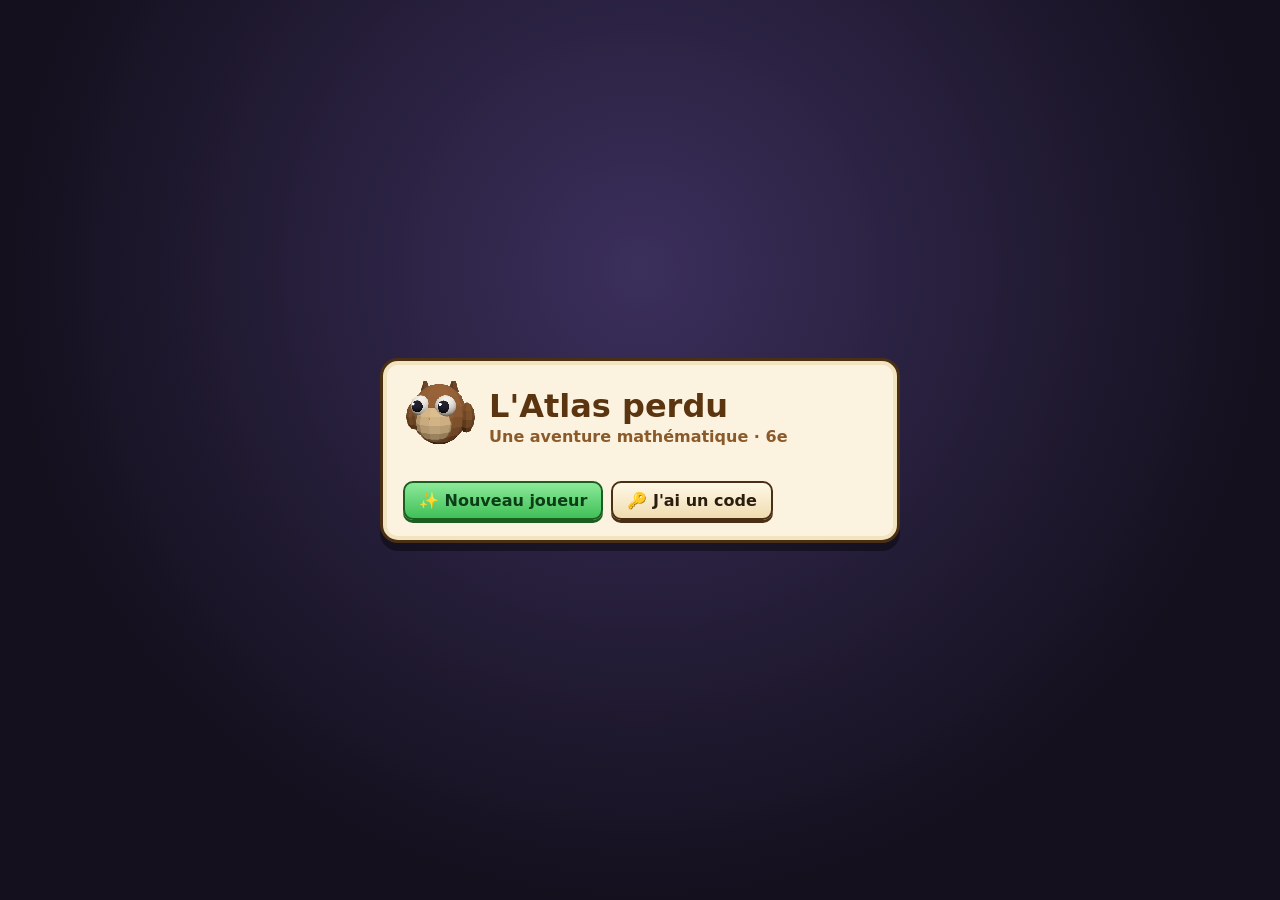
<file: jeu-atlas/index.html>
<!doctype html>
<html lang="fr">
<head>
  <meta charset="utf-8">
  <meta name="viewport" content="width=device-width, initial-scale=1, maximum-scale=1, user-scalable=no">
  <title>L'Atlas perdu</title>
  <link rel="stylesheet" href="css/atlas.css?v=2026-11-26.2">
</head>
<body>
  <div id="game"></div>
  <div id="ui"></div>
  <script src="../suivi.js?v=2026-11-26.1"></script>
  <script>if (window.Suivi) Suivi.init();</script>
  <script src="js/engine.js?v=2026-11-26.2"></script>
  <script src="js/regions/village.js"></script>
  <script src="js/regions/gare.js"></script>
  <script src="js/regions/marche.js"></script>
  <script src="js/regions/tour.js"></script>
  <script src="js/regions/mine.js"></script>
  <script src="js/regions/forge.js"></script>
  <script src="js/regions/port.js"></script>
  <script src="js/regions/chantier.js"></script>
  <script type="module" src="js/world3d.js?v=2026-11-26.1"></script>
</body>
</html>
</file>
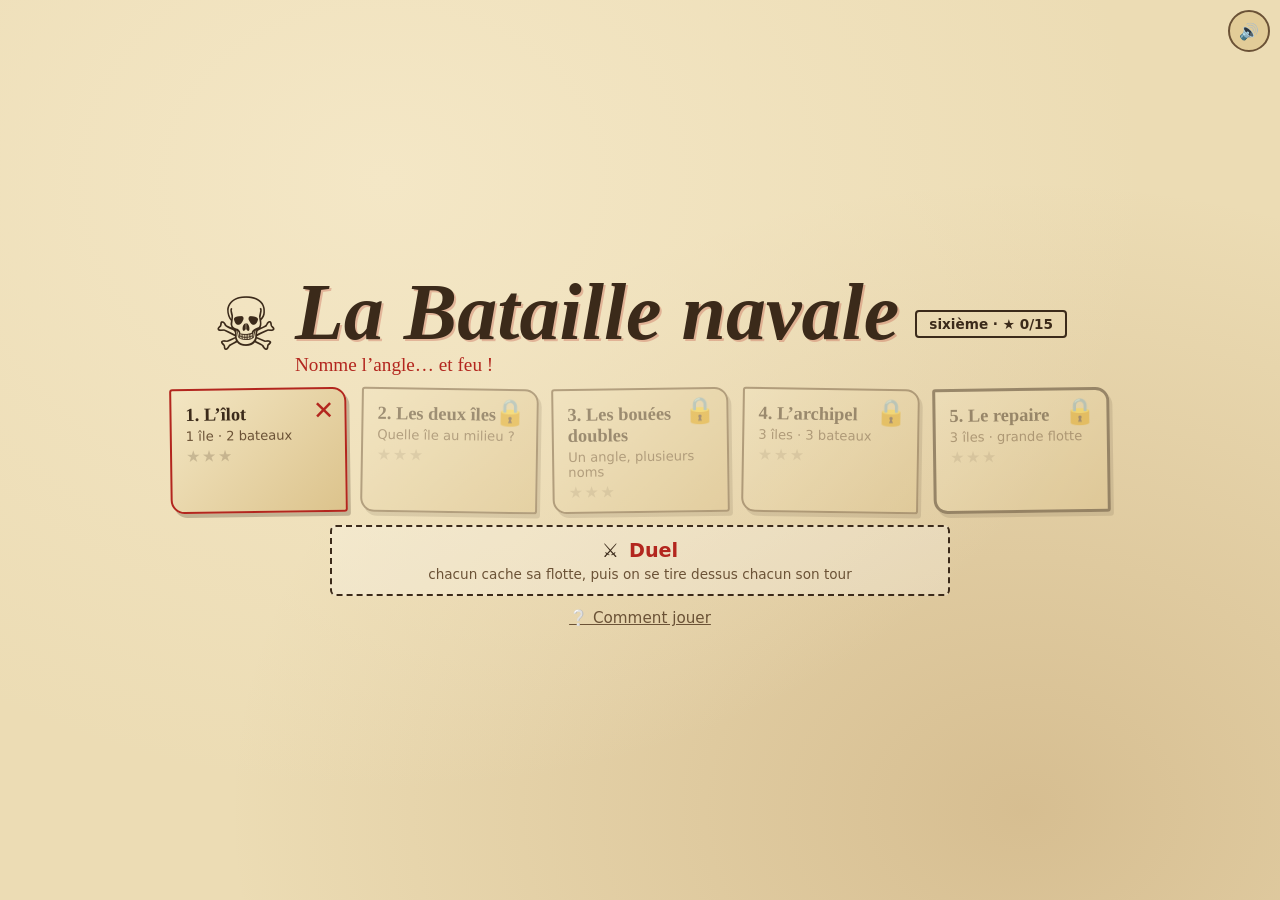
<file: jeu-corsaires/index.html>
<!doctype html>
<html lang="fr">
<head>
  <meta charset="utf-8">
  <meta name="viewport" content="width=device-width, initial-scale=1, viewport-fit=cover">
  <meta name="theme-color" content="#e9d8b0">
  <title>La Bataille navale · sixième — nommer un angle</title>
  <link rel="stylesheet" href="../jeux-commun/moteur.css?v=2026-11-24.2">
  <link rel="stylesheet" href="jeu.css?v=2026-11-24.2">
</head>
<body>
  <div id="app" class="app"></div>
  <button type="button" id="mute" class="mute" aria-label="Couper le son">🔊</button>
  <script src="../suivi.js?v=2026-11-26.1"></script>
  <script>if (window.Suivi) Suivi.init();</script>
  <script src="../jeux-classes.js?v=2026-11-24.2"></script>
  <script src="../jeux-commun/moteur.js?v=2026-11-25.2"></script>
  <script src="jeu.js?v=2026-11-27.1"></script>
</body>
</html>
</file>
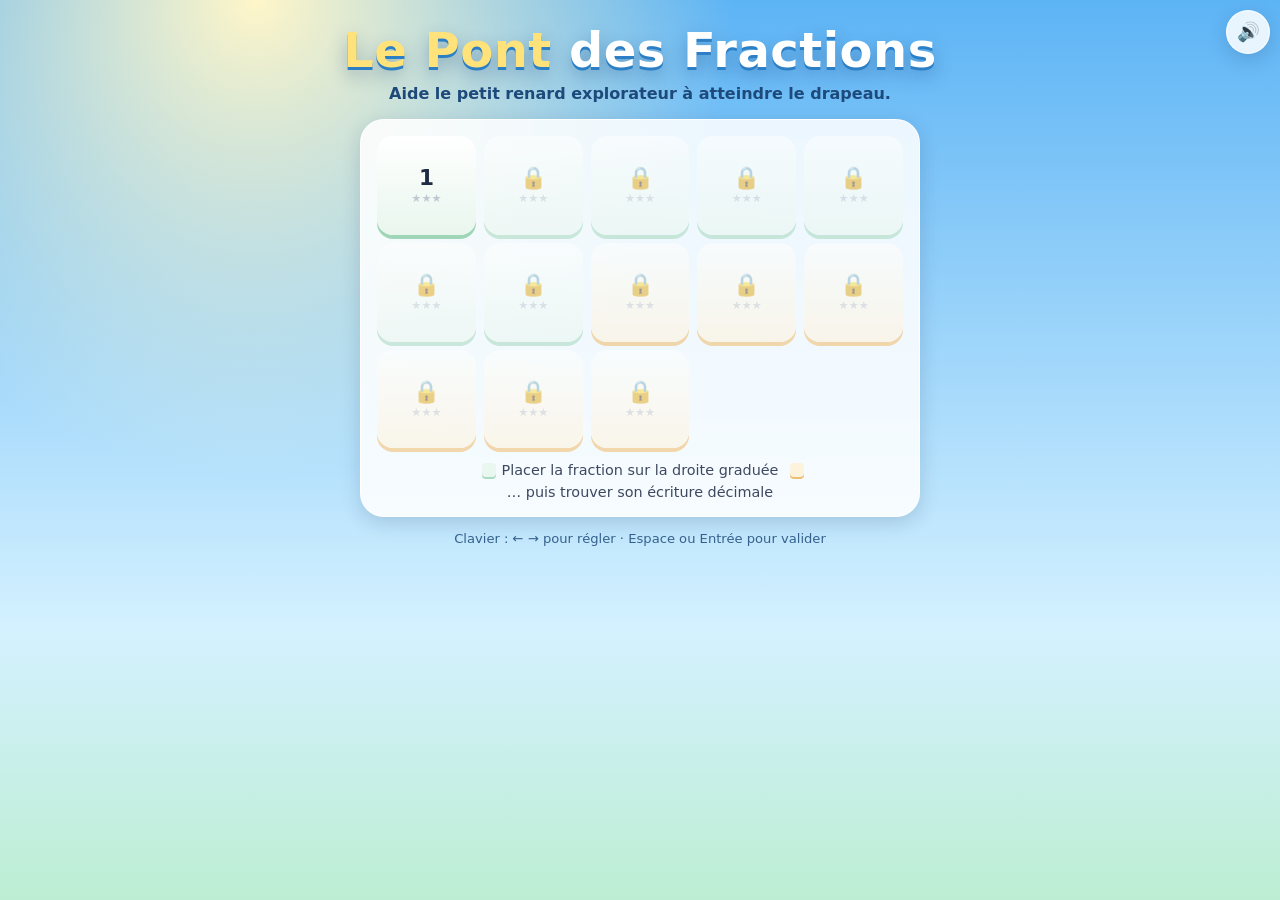
<file: jeu-fractions/index.html>
<!doctype html>
<html lang="fr">
<head>
  <meta charset="utf-8">
  <meta name="viewport" content="width=device-width, initial-scale=1, viewport-fit=cover, user-scalable=no">
  <meta name="theme-color" content="#8fd3ff">
  <title>Le Pont des Fractions</title>
  <script type="module" crossorigin src="./jeu.js?v=202611251509"></script>
  <link rel="stylesheet" crossorigin href="./jeu.css?v=202611251509">
</head>
<body>
  <div id="root"></div>
  <!-- Suivi des élèves : le fichier du site (../suivi.js), avant le jeu qui lit sa progression -->
  <script src="../suivi.js?v=2026-11-26.1"></script>
  <script>if (window.Suivi) Suivi.init();</script>
</body>
</html>
</file>
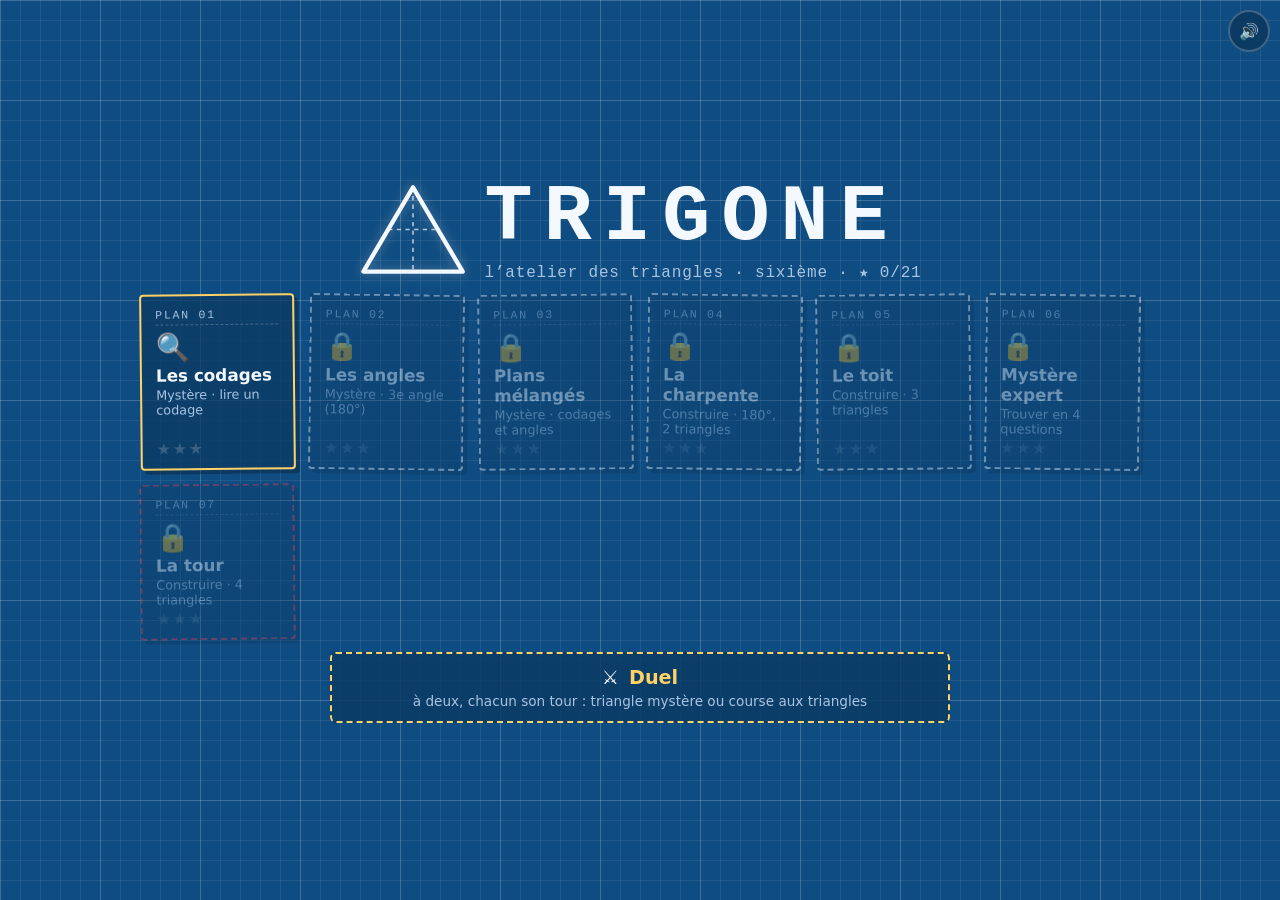
<file: jeu-trigone/index.html>
<!doctype html>
<html lang="fr">
<head>
  <meta charset="utf-8">
  <meta name="viewport" content="width=device-width, initial-scale=1, viewport-fit=cover">
  <meta name="theme-color" content="#0f4c81">
  <title>Trigone · sixième — les triangles</title>
  <link rel="stylesheet" href="../jeux-commun/moteur.css?v=2026-11-24.1">
  <link rel="stylesheet" href="jeu.css?v=2026-11-24.1">
</head>
<body data-niveau="6">
  <div id="app" class="app"></div>
  <button type="button" id="mute" class="mute" aria-label="Couper le son">🔊</button>
  <script src="../suivi.js?v=2026-11-26.1"></script>
  <script>if (window.Suivi) Suivi.init();</script>
  <script src="../jeux-classes.js?v=2026-11-24.1"></script>
  <script src="../jeux-commun/moteur.js?v=2026-11-25.2"></script>
  <script src="jeu.js?v=2026-11-25.2"></script>
</body>
</html>
</file>
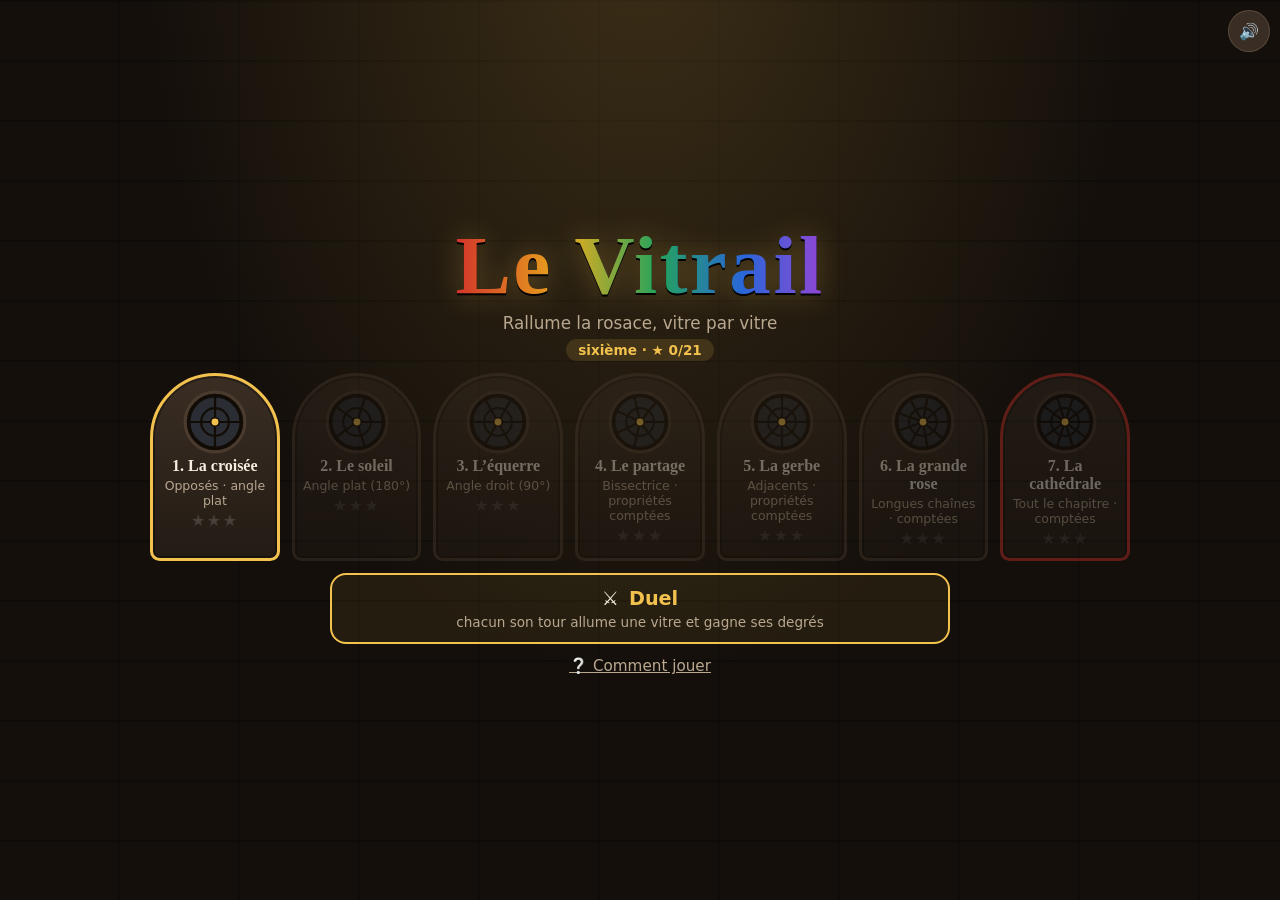
<file: jeu-vitrail/index.html>
<!doctype html>
<html lang="fr">
<head>
  <meta charset="utf-8">
  <meta name="viewport" content="width=device-width, initial-scale=1, viewport-fit=cover">
  <meta name="theme-color" content="#140f0b">
  <title>Le Vitrail · sixième — angles de proche en proche</title>
  <link rel="stylesheet" href="../jeux-commun/moteur.css?v=2026-11-24.2">
  <link rel="stylesheet" href="jeu.css?v=2026-11-24.2">
</head>
<body>
  <div id="app" class="app"></div>
  <button type="button" id="mute" class="mute" aria-label="Couper le son">🔊</button>
  <script src="../suivi.js?v=2026-11-26.1"></script>
  <script>if (window.Suivi) Suivi.init();</script>
  <script src="../jeux-classes.js?v=2026-11-24.2"></script>
  <script src="../jeux-commun/moteur.js?v=2026-11-25.2"></script>
  <script src="jeu.js?v=2026-11-25.2"></script>
</body>
</html>
</file>
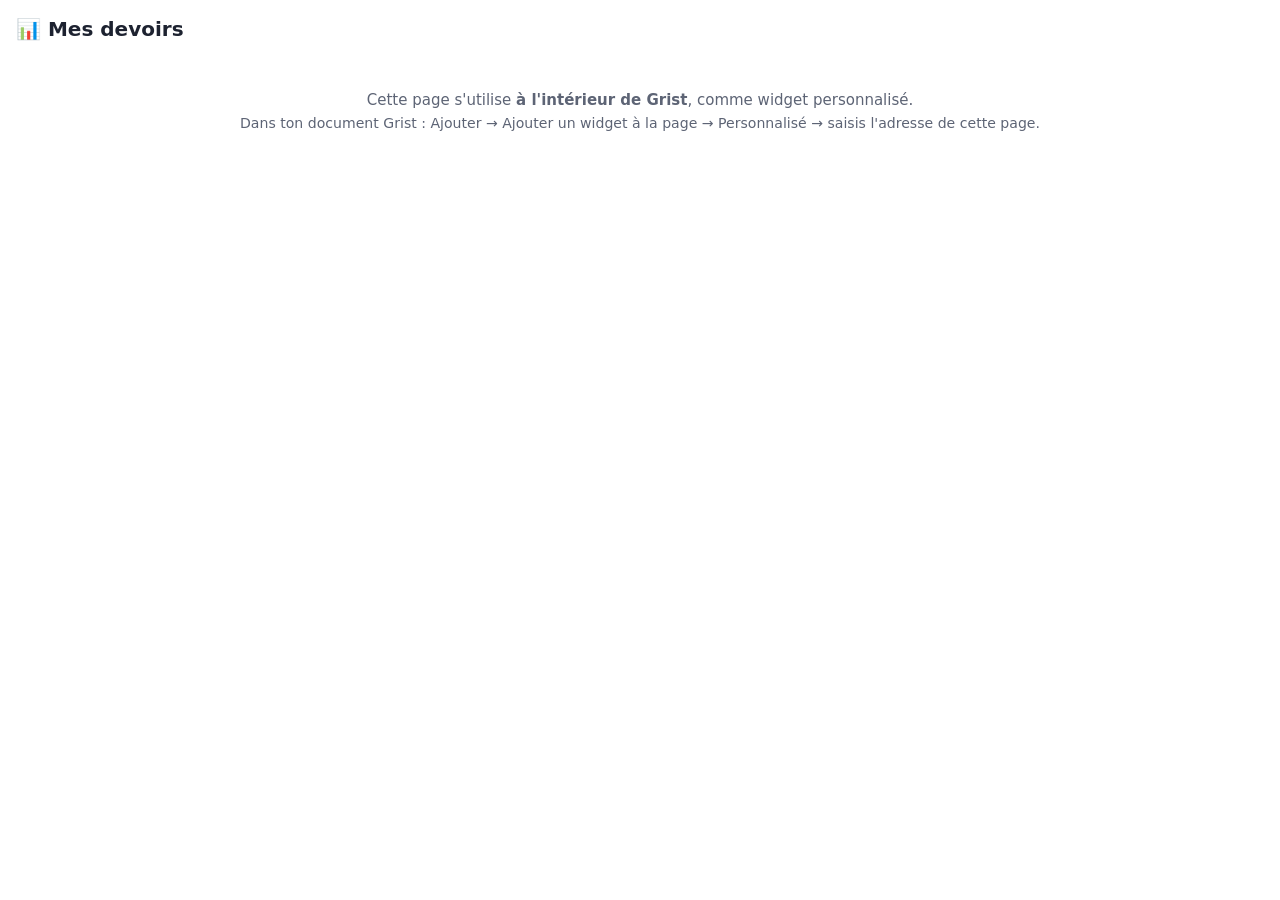
<file: bilan.html>
<!doctype html>
<html lang="fr">
<head>
<meta charset="utf-8">
<meta name="viewport" content="width=device-width, initial-scale=1">
<title>Bilan des devoirs — Révisions 6e</title>
<script src="https://docs.getgrist.com/grist-plugin-api.js"></script>
<style>
  :root { --ink: #1d2230; --muted: #5d6475; --line: #e2dfd5; --bg: #ffffff; --soft: #f6f4ee; --accent: #3451d1; --accent-soft: #e8ecff;
    --ok: #237a3b; --ok-soft: #e4f4e8; --ko: #c0392b; --ko-soft: #fdeceb; --warn: #9a5b00; --warn-soft: #fff3df; }
  * { box-sizing: border-box; }
  body { margin: 0; padding: 14px 16px 30px; background: var(--bg); color: var(--ink); font: 15px/1.5 system-ui, -apple-system, "Segoe UI", Roboto, sans-serif; }
  h1 { font-size: 1.25rem; margin: 0 0 8px; }
  .muted { color: var(--muted); } .small { font-size: .88rem; }
  .filters { display: flex; flex-wrap: wrap; gap: 8px 18px; margin: 8px 0 12px; }
  select, textarea, input { font: inherit; padding: 5px 8px; border-radius: 8px; border: 1.5px solid var(--line); background: var(--soft); color: var(--ink); max-width: 100%; }
  textarea { width: 100%; margin-top: 6px; }
  .sum { font-size: 1.05rem; margin: 6px 0 10px; }
  table { border-collapse: collapse; width: 100%; font-size: .93rem; }
  th, td { border: 1px solid var(--line); padding: 6px 8px; text-align: left; }
  th { background: var(--accent-soft); position: sticky; top: 0; }
  th.sortable { cursor: pointer; } th.sortable:hover { text-decoration: underline; }
  .sc { display: inline-block; font-weight: 700; padding: 1px 9px; border-radius: 99px; }
  .sc-ok { background: var(--ok-soft); color: var(--ok); } .sc-paper { background: var(--warn-soft); color: var(--warn); } .paper-row td { background: var(--warn-soft); } .sc-mid { background: var(--warn-soft); color: var(--warn); } .sc-ko { background: var(--ko-soft); color: var(--ko); }
  .box { background: var(--soft); border: 1px solid var(--line); border-radius: 10px; padding: 8px 12px; margin: 12px 0; }
  .ko-t { color: var(--ko); font-weight: 700; } .ok-t { color: var(--ok); font-weight: 700; } .warn-t { color: var(--warn); font-weight: 700; }
  button { font: inherit; font-weight: 700; padding: 6px 14px; border-radius: 10px; border: 1.5px solid var(--line); background: #fff; cursor: pointer; }
  button:hover { border-color: var(--accent); }
  .wrap { overflow-x: auto; }
  .empty { padding: 30px 10px; text-align: center; color: var(--muted); }
  h2 { font-size: 1.1rem; margin: 0 0 4px; } h3 { font-size: 1.02rem; margin: 16px 0 2px; }
  .cards { display: grid; grid-template-columns: repeat(auto-fill, minmax(250px, 1fr)); gap: 12px; }
  .ccard { border: 1.5px solid var(--line); border-radius: 12px; padding: 10px 12px; background: #fff; display: flex; flex-direction: column; gap: 2px; }
  .ccard p { margin: 0; } .ccard .dv { margin: 2px 0; } .ccard .miss { margin: 6px 0 8px; font-size: .92rem; } .ccard button { align-self: flex-start; margin-top: auto; }
  .clh { font-size: 1.3rem; margin: 6px 0; }
  .dvlist tbody tr { cursor: pointer; } .dvlist tbody tr:hover td { background: var(--soft); } .dvlist tr.sel td { background: var(--accent-soft); font-weight: 600; }
  .miss-box { font-size: 1.02rem; border-color: #f0c9c4; }
  summary { cursor: pointer; }
</style>
</head>
<body>
<h1>📊 Mes devoirs</h1>
<div id="app"><p class="empty">En attente des données de Grist…<br><span class="small">Si ce message reste affiché, vérifie que le widget a bien l'accès « Lecture de la table » (bouton « Accepter » en haut du widget).</span></p></div>

<script>
'use strict';
/* =========================================================
   Widget Grist : bilan des résultats envoyés par le site Révisions 6e.
   Grist transmet lui-même les lignes de la table au widget (aucune clé, aucun appel au serveur).
   ========================================================= */
const fmt = (x) => String(Math.round(x * 10) / 10).replace('.', ',');
const esc = (s) => String(s).replace(/[&<>"']/g, (c) => ({ '&': '&amp;', '<': '&lt;', '>': '&gt;', '"': '&quot;', "'": '&#39;' }[c]));
const nowStr = (d = new Date()) => `le ${d.toLocaleDateString('fr-FR')} à ${d.toLocaleTimeString('fr-FR', { hour: '2-digit', minute: '2-digit' })}`;

const B32 = '0123456789ABCDEFGHJKMNPQRSTVWXYZ';
const EPOCH = Date.UTC(2026, 0, 1);
function h8(s) { let h = 2166136261; for (const c of String(s)) { h ^= c.codePointAt(0); h = Math.imul(h, 16777619); } return ((h >>> 0) ^ (h >>> 8) ^ (h >>> 16) ^ (h >>> 24)) & 255; }
const normName = (s) => String(s).trim().toLowerCase().normalize('NFD').replace(/[̀-ͯ]/g, '').replace(/[^a-z]/g, '');

function readCode(str) {
  const s = String(str).toUpperCase().replace(/O/g, '0').replace(/[IL]/g, '1').replace(/U/g, 'V').replace(/[^0-9A-Z]/g, '');
  if (s.length !== 14) return null;
  let v = 0n;
  for (const c of s) { const i = B32.indexOf(c); if (i < 0) return null; v = (v << 5n) | BigInt(i); }
  const take = (b) => { const x = Number(v & ((1n << BigInt(b)) - 1n)); v >>= BigInt(b); return x; };
  const chk = take(8);
  if (h8('v6e:' + v.toString(36)) !== chk) return { invalid: true };
  const name = take(8), spec = take(8), mins = take(21), attempt = take(5), helped = take(6), n = take(6), good = take(6);
  if (v !== 0n || good > n || helped > good || n === 0) return { invalid: true };
  return { good, n, helped, attempt, time: EPOCH + mins * 60000, spec, name };
}

/** Regroupe par devoir puis par élève (les devoirs « sur papier » sont gardés à part, à vérifier) */
function buildBilan(rows) {
  const ok = rows.filter((x) => (x.valid && x.nameOk) || x.paper);
  const devoirs = {};
  for (const x of ok) {
    const n = x.paper || x.r.n;
    const dk = `${x.devoir || 'Devoir'} — ${n} questions`;
    const D = devoirs[dk] || (devoirs[dk] = { label: dk, n, students: {}, last: 0 });
    if (!x.paper) D.last = Math.max(D.last, x.r.time);
    const sk = `${normName(x.classe)}|${normName(x.name)}`;
    const S = D.students[sk] || (D.students[sk] = { name: x.name, classe: x.classe, tries: [], paper: false });
    if (x.paper) S.paper = true; else S.tries.push(x.r);
  }
  for (const D of Object.values(devoirs)) {
    for (const S of Object.values(D.students)) {
      if (!S.tries.length) continue;
      S.tries.sort((p, q) => p.time - q.time);
      S.first = S.tries[0]; S.lastT = S.tries[S.tries.length - 1];
      S.best = S.tries.reduce((m, t) => (t.good > m.good || (t.good === m.good && t.helped < m.helped) ? t : m), S.tries[0]);
    }
  }
  return { devoirs: Object.values(devoirs).sort((p, q) => q.last - p.last), suspects: rows.filter((x) => !x.paper && (!x.valid || !x.nameOk)) };
}


/* ---------- Lecture des lignes de la table ----------
   On reconnaît les colonnes par leur nom (Prénom, Code, Classe, Devoir, Détail) si elles sont nommées ainsi ;
   sinon (colonnes A, B, C…), on trouve la colonne qui contient un code et on prend :
   la colonne juste avant = prénom, juste après = classe, puis devoir (l'ordre du formulaire).
   Lignes spéciales : PAPIER-n (élève qui fait le devoir sur papier), DONNE-n (devoir donné à une classe, envoyé
   par l'Espace prof quand le professeur copie le lien), CTRL-… (contrôle papier : ignoré ici). */
const CODE_RE = /^[0-9A-Za-z]{4}-?[0-9A-Za-z]{5}-?[0-9A-Za-z]{5}$/;
const PAPER_RE = /^PAPIER-(\d+)$/;
const GIVEN_RE = /^DONNE-(\d+)$/;
const isSpecial = (v) => CODE_RE.test(v) || PAPER_RE.test(v) || GIVEN_RE.test(v);
const str = (v) => (v === null || v === undefined ? '' : String(v)).trim();
function toRows(records) {
  return records.map((rec) => {
    const keys = Object.keys(rec).filter((k) => k !== 'id' && !k.startsWith('gristHelper') && !k.startsWith('manualSort'));
    const named = (w) => keys.find((k) => normName(k) === w);
    let ck = named('code');
    if (!ck || !isSpecial(str(rec[ck]))) ck = keys.find((k) => isSpecial(str(rec[k])));
    if (!ck) return null;
    const i = keys.indexOf(ck);
    const get = (w, off) => { const k = named(w); return str(k ? rec[k] : rec[keys[i + off]]); };
    const gm = str(rec[ck]).match(GIVEN_RE);
    if (gm) { const t = get('detail', 4).match(/t=(\d{12,})/); return { given: Number(gm[1]), classe: get('classe', 1), devoir: get('devoir', 2), time: t ? Number(t[1]) : 0 }; }
    const pm = str(rec[ck]).match(PAPER_RE);
    if (pm) return { name: get('prenom', -1), classe: get('classe', 1), devoir: get('devoir', 2), paper: Number(pm[1]), valid: false, nameOk: false };
    const code = str(rec[ck]);
    const name = get('prenom', -1), classe = get('classe', 1), devoir = get('devoir', 2);
    const r = readCode(code);
    const valid = !!r && !r.invalid;
    return { name, classe, devoir, code, r: valid ? r : null, valid, nameOk: valid && !!normName(name) && h8(normName(name)) === r.name };
  }).filter(Boolean);
}

/* ---------- Affichage ----------
   À l'ouverture : une carte par classe avec son DERNIER devoir et qui ne l'a pas encore fait.
   Une classe ouverte : la liste de ses devoirs (du plus récent au plus ancien), puis le détail du devoir choisi. */
const app = document.getElementById('app');
let data = null, given = [], fDevoir = '', fClasse = '', crit = 'best', sortBy = 'name';
try { const st = JSON.parse(localStorage.getItem('bilan6e-filtres') || '{}'); fDevoir = st.d || ''; fClasse = st.c || ''; crit = st.k || 'best'; sortBy = st.s || 'name'; } catch (e) { /* rien */ }
const saveF = () => { try { localStorage.setItem('bilan6e-filtres', JSON.stringify({ d: fDevoir, c: fClasse, k: crit, s: sortBy })); } catch (e) { /* rien */ } };
const scoreCls = (g, n) => { const r = g / n; return r >= 0.8 ? 'sc-ok' : r >= 0.5 ? 'sc-mid' : 'sc-ko'; };
const pickT = (S) => (crit === 'first' ? S.first : crit === 'last' ? S.lastT : S.best);
const dkey = (devoir, n) => `${devoir || 'Devoir'} — ${n} questions`;
const isRem = (label) => /^Remédiation/i.test(label);
const day = (t) => (t ? new Date(t).toLocaleDateString('fr-FR', { weekday: 'short', day: 'numeric', month: 'short' }) : '—');
const ROSTER = (c) => 'bilan6e-liste-' + normName(c || 'sans');
/** Classes ajoutées à la main (pour coller leur liste avant même le premier résultat) */
const KNOWN = 'bilan6e-classes';
const getKnown = () => { try { return JSON.parse(localStorage.getItem(KNOWN) || '[]'); } catch (e) { return []; } };
const setKnown = (l) => { try { localStorage.setItem(KNOWN, JSON.stringify([...new Set(l)])); } catch (e) { /* rien */ } };
/** Le prénom de la liste correspond-il au nom tapé par l'élève ? « Léa M. » = « Léa Martin » = « léa » (même prénom, initiale compatible) */
function sameStudent(listName, typed) {
  const tok = (s) => String(s).toLowerCase().normalize('NFD').replace(/[̀-ͯ]/g, '').replace(/[-']/g, '').replace(/[^a-z\s]/g, ' ').split(/\s+/).filter(Boolean);
  const a = tok(listName), b = tok(typed);
  if (!a.length || !b.length) return false;
  if (a.join('') === b.join('')) return true;
  if (a[0] !== b[0]) return false;
  const ra = a.slice(1).join(''), rb = b.slice(1).join('');
  return !ra || !rb || ra.startsWith(rb) || rb.startsWith(ra);
}

/* Listes d'élèves : enregistrées dans le document Grist (table « Listes »), donc les mêmes sur l'ordinateur et la tablette.
   Si le widget n'a pas l'accès complet au document, elles restent seulement sur cet appareil. */
const LISTS = { ok: false, rows: {} };
const localRoster = (c) => { try { return localStorage.getItem(ROSTER(c)) || ''; } catch (e) { return ''; } };
async function loadLists(migrate) {
  if (!window.grist || !grist.docApi) return;
  try {
    let t;
    try { t = await grist.docApi.fetchTable('Listes'); }
    catch (e) { await grist.docApi.applyUserActions([['AddTable', 'Listes', [{ id: 'Classe', type: 'Text' }, { id: 'Eleves', type: 'Text' }]]]); t = await grist.docApi.fetchTable('Listes'); }
    LISTS.rows = {};
    (t.id || []).forEach((id, i) => { const c = String((t.Classe || [])[i] || '').trim(); if (c) LISTS.rows[normName(c)] = { id, classe: c, eleves: String((t.Eleves || [])[i] || '') }; });
    LISTS.ok = true;
    if (migrate) {
      // les listes déjà collées sur cet appareil sont recopiées dans Grist (une seule fois)
      const cls = new Set([...getKnown(), ...(data ? data.devoirs.flatMap((D) => Object.values(D.students).map((S) => S.classe)) : [])].filter(Boolean));
      const acts = [];
      for (const c of cls) { const loc = localRoster(c); if (loc.trim() && !LISTS.rows[normName(c)]) acts.push(['AddRecord', 'Listes', null, { Classe: c, Eleves: loc }]); else if (!LISTS.rows[normName(c)] && getKnown().includes(c)) acts.push(['AddRecord', 'Listes', null, { Classe: c, Eleves: '' }]); }
      if (acts.length) { await grist.docApi.applyUserActions(acts); return loadLists(false); }
    }
  } catch (e) { LISTS.ok = false; }
}
const getRoster = (c) => (LISTS.ok ? (LISTS.rows[normName(c)]?.eleves || '') : localRoster(c));
async function setRoster(c, text) {
  try { localStorage.setItem(ROSTER(c), text); } catch (e) { /* rien */ }
  if (!LISTS.ok) return;
  const r = LISTS.rows[normName(c)];
  try {
    await grist.docApi.applyUserActions([r ? ['UpdateRecord', 'Listes', r.id, { Eleves: text }] : ['AddRecord', 'Listes', null, { Classe: c, Eleves: text }]]);
    await loadLists(false);
  } catch (e) { /* reste enregistré sur cet appareil */ }
}


/** Toutes les classes connues (listes, résultats, devoirs donnés), sans doublon */
function allClasses() {
  const m = new Map();
  const add = (c) => { const k = normName(c); if (k && !m.has(k)) m.set(k, c); };
  Object.values(LISTS.rows).forEach((r) => add(r.classe));
  getKnown().forEach(add);
  given.forEach((x) => add(x.classe));
  (data?.devoirs || []).forEach((D) => Object.values(D.students).forEach((S) => add(S.classe)));
  return [...m.values()].sort((p, q) => p.localeCompare(q, 'fr', { numeric: true }));
}
const rosterOf = (c) => getRoster(c).split(/\n+/).map((x) => x.trim()).filter(Boolean);
/** Devoirs d'une classe, du plus récent au plus ancien */
function classDevoirs(c) {
  const ck = normName(c), out = new Map();
  for (const D of data.devoirs) {
    const studs = Object.values(D.students).filter((S) => normName(S.classe) === ck);
    if (!studs.length) continue;
    const times = studs.flatMap((S) => S.tries.map((t) => t.time));
    out.set(D.label, { D, studs, givenT: 0, first: times.length ? Math.min(...times) : 0, last: times.length ? Math.max(...times) : 0 });
  }
  for (const x of given.filter((g) => normName(g.classe) === ck)) {
    const label = dkey(x.devoir, x.given);
    const e = out.get(label) || { D: { label, n: x.given, students: {} }, studs: [], givenT: 0, first: 0, last: 0 };
    e.givenT = Math.max(e.givenT, x.time || 1);
    out.set(label, e);
  }
  const roster = rosterOf(c);
  const list = [...out.values()].map((e) => ({ ...e, date: e.givenT > 1 ? e.givenT : e.first || e.last || e.givenT, rem: isRem(e.D.label),
    missing: roster.filter((n) => !e.studs.some((S) => sameStudent(n, S.name))), roster }));
  return list.sort((p, q) => q.date - p.date);
}
const missLine = (e, cls) => (!e.roster.length ? '<span class="muted">Colle la liste des élèves de la classe pour voir qui ne l\'a pas fait.</span>'
  : e.missing.length ? `<span class="ko-t">Pas encore fait (${e.missing.length}) :</span> ${e.missing.map(esc).join(', ')}` : '<span class="ok-t">✔ Toute la classe l\'a fait.</span>');

function render() {
  if (!data) return;
  const classes = allClasses();
  if (fClasse && !classes.some((c) => normName(c) === normName(fClasse))) fClasse = '';
  let h = `<div class="filters">
    <label>Classe : <select id="f-cl"><option value="">Toutes mes classes (dernier devoir)</option>${classes.map((c) => `<option${c === fClasse ? ' selected' : ''}>${esc(c)}</option>`).join('')}</select></label>
    <label class="small">＋ <input id="f-new" size="14" placeholder="autre classe" title="Ajoute une classe qui n'a encore aucun résultat, pour coller sa liste d'élèves"></label>
    <label>Score retenu : <select id="f-crit"><option value="best"${crit === 'best' ? ' selected' : ''}>le meilleur essai</option><option value="first"${crit === 'first' ? ' selected' : ''}>le premier essai</option><option value="last"${crit === 'last' ? ' selected' : ''}>le dernier essai</option></select></label>
  </div>`;
  let studs = [], D = null;
  if (!fClasse) {
    // ---- vue d'ensemble : une carte par classe ----
    if (!classes.length) h += '<p class="empty">Aucun devoir pour l\'instant. Quand tu copies le lien d\'un devoir dans l\'Espace prof (avec une classe choisie), il apparaît ici, même avant que les élèves l\'aient fait.</p>';
    h += `<div class="cards">${classes.map((c) => {
      const list = classDevoirs(c).filter((e) => !e.rem), e = list[0];
      if (!e) return `<div class="ccard"><h2>${esc(c)}</h2><p class="muted small">Aucun devoir donné pour l'instant.</p><button type="button" data-open="${esc(c)}">Ouvrir</button></div>`;
      const done = e.studs.length, pap = e.studs.filter((S) => !S.tries.length).length;
      return `<div class="ccard"><h2>${esc(c)}</h2>
        <p class="small muted">Dernier devoir · ${e.givenT > 1 ? 'donné' : 'commencé'} ${day(e.date)}</p>
        <p class="dv"><b>${esc(e.D.label)}</b></p>
        <p>${e.roster.length ? `<b>${done}</b> / ${e.roster.length} l'ont fait` : `<b>${done}</b> élève${done > 1 ? 's l\'ont' : ' l\'a'} fait`}${pap ? ` <span class="small muted">(dont ${pap} sur papier)</span>` : ''}</p>
        <p class="miss">${missLine(e)}</p>
        <button type="button" data-open="${esc(c)}">Voir la classe${list.length > 1 ? ` · ${list.length} devoirs` : ''}</button></div>`;
    }).join('')}</div>`;
  } else {
    // ---- une classe ----
    const all = classDevoirs(fClasse), list = all.filter((e) => !e.rem), rems = all.filter((e) => e.rem);
    const e = list.find((x) => x.D.label === fDevoir) || list[0];
    h += `<h2 class="clh">${esc(fClasse)}</h2>`;
    if (!list.length) h += '<p class="muted">Aucun devoir pour cette classe pour l\'instant.</p>';
    else {
      h += `<div class="wrap"><table class="dvlist"><thead><tr><th>Date</th><th>Devoir</th><th>Fait</th><th>Pas encore fait</th></tr></thead><tbody>${list.map((x) => {
        const done = x.studs.length;
        return `<tr class="${x === e ? 'sel' : ''}" data-dv="${esc(x.D.label)}" tabindex="0"><td>${day(x.date)}</td><td>${esc(x.D.label)}</td><td>${done}${x.roster.length ? ' / ' + x.roster.length : ''}</td><td class="small">${x.roster.length ? (x.missing.length ? `<span class="ko-t">${x.missing.length}</span> ${esc(x.missing.slice(0, 4).join(', '))}${x.missing.length > 4 ? '…' : ''}` : '<span class="ok-t">✔</span>') : '—'}</td></tr>`;
      }).join('')}</tbody></table></div><p class="small muted">Clique sur un devoir pour voir son détail.</p>`;
      D = e.D; fDevoir = D.label;
      studs = [...e.studs];
      const sv = (S) => (S.tries.length ? pickT(S).good : -1);
      studs.sort(sortBy === 'score' ? (p, q) => sv(p) - sv(q) || p.name.localeCompare(q.name, 'fr') : (p, q) => p.name.localeCompare(q.name, 'fr'));
      const online = studs.filter((S) => S.tries.length), paperOnly = studs.filter((S) => !S.tries.length);
      const avg = online.length ? online.reduce((m, S) => m + pickT(S).good, 0) / online.length : 0;
      const low = online.filter((S) => pickT(S).good / D.n < 0.5);
      h += `<h3>${esc(D.label)}</h3>
        <p class="small muted">${e.givenT > 1 ? `Donné ${day(e.givenT)}` : `Premier résultat ${day(e.first)}`}${e.last ? ` · dernier résultat ${day(e.last)}` : ''}</p>
        <div class="box miss-box"><p>${missLine(e)}</p></div>
        <p class="sum"><b>${online.length}</b> élève${online.length > 1 ? 's l\'ont' : ' l\'a'} fait en ligne${online.length ? ` · moyenne <b>${fmt(avg)} / ${D.n}</b>` : ''}${low.length ? ` · <span class="ko-t">${low.length} sous la moitié</span>` : ''}${paperOnly.length ? ` · <span class="warn-t">📝 ${paperOnly.length} sur papier, à vérifier</span>` : ''}</p>`;
      if (studs.length) h += `<div class="wrap"><table><thead><tr><th class="sortable" data-s="name" title="Trier par prénom">Élève${sortBy === 'name' ? ' ▲' : ''}</th><th class="sortable" data-s="score" title="Trier par score">Score retenu${sortBy === 'score' ? ' ▲' : ''}</th><th>Aide</th><th>Essais</th><th>Meilleur</th><th>Dernier envoi</th></tr></thead>
        <tbody>${studs.map((S) => { if (!S.tries.length) return `<tr class="paper-row"><td><b>${esc(S.name)}</b></td><td colspan="5"><span class="sc sc-paper">📝 Sur papier — à vérifier</span></td></tr>`; const t = pickT(S); return `<tr><td><b>${esc(S.name)}</b></td><td><span class="sc ${scoreCls(t.good, D.n)}">${t.good} / ${D.n}</span>${S.paper ? ' <span class="small muted">+ papier</span>' : ''}</td><td>${t.helped ? `${t.helped} avec aide` : 'sans aide'}</td><td>${S.tries.length}</td><td>${S.best.good} / ${D.n}</td><td>${nowStr(new Date(S.lastT.time)).replace(/^le /, '')}</td></tr>`; }).join('')}</tbody></table></div>
        <p><button type="button" id="copy">Copier ce bilan</button> <span class="small muted">(à coller dans un tableur ou pour Pronote)</span></p>`;
    }
    if (rems.length) h += `<details class="box"><summary><b>Remédiations après un contrôle</b> <span class="small muted">(exercices proposés par les étiquettes QR : ${rems.reduce((m, x) => m + x.studs.length, 0)} élève(s))</span></summary><ul class="small">${rems.map((x) => `<li><b>${esc(x.D.label.replace(/^Remédiation\s*[—:-]\s*/i, ''))}</b> : ${x.studs.map((S) => S.tries.length ? `${esc(S.name)} ${pickT(S).good}/${x.D.n}` : `${esc(S.name)} (papier)`).join(', ')}</li>`).join('')}</ul></details>`;
    const roster = getRoster(fClasse), names = rosterOf(fClasse);
    h += `<details class="box"${names.length ? '' : ' open'}><summary class="small">Liste des élèves de ${esc(fClasse)} (${names.length}) : un prénom par ligne, à coller une seule fois${LISTS.ok ? ' (enregistrée dans ce document Grist)' : ' (sur cet appareil)'}</summary><textarea id="roster" rows="5">${esc(roster)}</textarea></details>`;
  }
  const { suspects } = data;
  if (suspects.length) h += `<details class="box"><summary><span class="warn-t">⚠ ${suspects.length} ligne${suspects.length > 1 ? 's' : ''} à vérifier</span> <span class="small muted">(non comptée${suspects.length > 1 ? 's' : ''} dans le bilan)</span></summary><ul class="small">${suspects.map((x) => `<li><b>${esc(x.name || '—')}</b> ${x.classe ? `(${esc(x.classe)})` : ''} : ${!x.valid ? `code « ${esc(x.code)} » non valide (erreur de recopie ou code inventé)` : 'ce code a été obtenu avec un autre prénom'}</li>`).join('')}</ul></details>`;
  h += `<p class="small muted">Mis à jour ${nowStr()} · une ligne par élève, même s'il a fait le devoir plusieurs fois · chaque code est vérifié.</p>`;
  app.innerHTML = h;
  app.querySelector('#f-cl')?.addEventListener('change', (ev) => { fClasse = ev.target.value; fDevoir = ''; saveF(); render(); });
  app.querySelectorAll('[data-open]').forEach((b) => b.addEventListener('click', () => { fClasse = b.dataset.open; fDevoir = ''; saveF(); render(); window.scrollTo(0, 0); }));
  app.querySelectorAll('tr[data-dv]').forEach((tr) => { const go = () => { fDevoir = tr.dataset.dv; saveF(); render(); }; tr.addEventListener('click', go); tr.addEventListener('keydown', (ev) => { if (ev.key === 'Enter') go(); }); });
  app.querySelector('#f-new')?.addEventListener('change', (ev) => { const c = ev.target.value.trim(); if (!c) return; setKnown([...getKnown(), c]); fClasse = c; fDevoir = ''; saveF(); if (LISTS.ok && !LISTS.rows[normName(c)]) setRoster(c, '').then(render); render(); });
  app.querySelector('#f-crit')?.addEventListener('change', (ev) => { crit = ev.target.value; saveF(); render(); });
  app.querySelectorAll('th.sortable').forEach((th) => th.addEventListener('click', () => { sortBy = th.dataset.s; saveF(); render(); }));
  app.querySelector('#roster')?.addEventListener('change', (ev) => { setRoster(fClasse, ev.target.value).then(render); });
  app.querySelector('#copy')?.addEventListener('click', async (ev) => {
    const tsv = ['Élève\tClasse\tScore\tSur\tAide\tEssais', ...studs.map((S) => { if (!S.tries.length) return `${S.name}\t${S.classe}\tpapier (à vérifier)\t${D.n}\t\t0`; const t = pickT(S); return `${S.name}\t${S.classe}\t${t.good}\t${D.n}\t${t.helped}\t${S.tries.length}`; }),
      ...(classDevoirs(fClasse).find((x) => x.D.label === D.label)?.missing || []).map((n) => `${n}\t${fClasse}\tpas fait\t${D.n}\t\t0`)].join('\n');
    try { await navigator.clipboard.writeText(tsv); ev.target.textContent = '✔ Copié'; } catch (_) { ev.target.textContent = 'Copie impossible'; }
  });
}

if (window.grist) {
  // Pas de correspondance de colonnes à régler : on reconnaît Prénom, Code, Classe, Devoir par leur nom
  // accès complet : pour lire les résultats ET garder les listes d'élèves dans le document (table « Listes »)
  grist.ready({ requiredAccess: 'full' });
  let listsLoaded = false;
  grist.onRecords((records) => {
    const rows = toRows(records);
    given = rows.filter((x) => x.given);
    data = buildBilan(rows.filter((x) => !x.given)); render();
    if (!listsLoaded) { listsLoaded = true; loadLists(true).then(render); }
  });
} else {
  app.innerHTML = '<p class="empty">Cette page s\'utilise <b>à l\'intérieur de Grist</b>, comme widget personnalisé.<br><span class="small">Dans ton document Grist : Ajouter → Ajouter un widget à la page → Personnalisé → saisis l\'adresse de cette page.</span></p>';
}
</script>
</body>
</html>
</file>
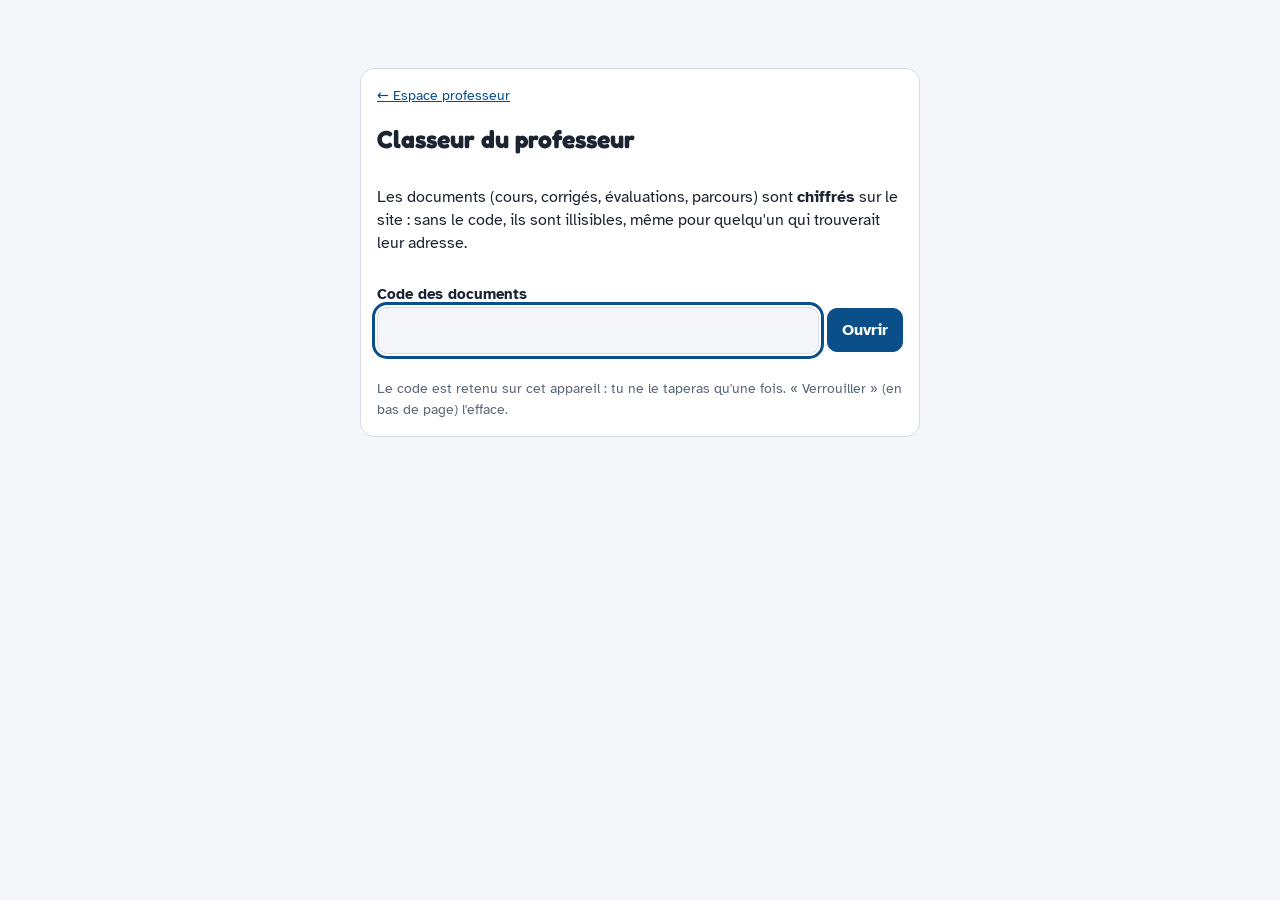
<file: classeur.html>
<!doctype html>
<html lang="fr">
<head>
<meta charset="utf-8">
<meta name="viewport" content="width=device-width, initial-scale=1">
<meta name="robots" content="noindex, nofollow">
<title>Classeur du professeur — Révisions 6e</title>
<link rel="preconnect" href="https://fonts.googleapis.com">
<link rel="preconnect" href="https://fonts.gstatic.com" crossorigin>
<link rel="stylesheet" href="https://fonts.googleapis.com/css2?family=Atkinson+Hyperlegible:wght@400;700&family=Fredoka:wght@500;600&display=swap">
<script src="pdf-lib.min.js"></script>
</body>
</html>
<style>
/* Layout : barre de classe + onglets (Séances, Groupes, Documents). Séances = cartes repliables par chapitre ; Groupes = grille élèves × 6 points + génération du PDF nominatif. */
:root{
  --bg:#f4f6f9; --surface:#ffffff; --ink:#1b2430; --muted:#5b6676; --line:#d7dde6;
  --accent:#0b4f8a; --accent-soft:#e2ecf7;
  --rep:#1e7f45; --rep-soft:#ddf1e4;
  --ent:#0b4f8a; --ent-soft:#dde9f6;
  --def:#6c3483; --def-soft:#efe2f5;
  --ok:#a86b12; --danger:#b22222; --done:#1e7f45;
  --f-display:"Fredoka","Atkinson Hyperlegible",system-ui,sans-serif;
  --f-body:"Atkinson Hyperlegible",system-ui,-apple-system,"Segoe UI",sans-serif;
}
@media (prefers-color-scheme: dark){:root:not([data-theme="light"]){
  --bg:#11161d; --surface:#19212b; --ink:#e8edf3; --muted:#9ba7b6; --line:#2c3846;
  --accent:#7fb3e6; --accent-soft:#1d2e42;
  --rep:#5fcf8c; --rep-soft:#173426; --ent:#7fb3e6; --ent-soft:#18304a; --def:#c895e0; --def-soft:#33213d;
  --ok:#e3b45a; --danger:#ff7b72; --done:#5fcf8c; color-scheme:dark}}
:root[data-theme="dark"]{
  --bg:#11161d; --surface:#19212b; --ink:#e8edf3; --muted:#9ba7b6; --line:#2c3846;
  --accent:#7fb3e6; --accent-soft:#1d2e42;
  --rep:#5fcf8c; --rep-soft:#173426; --ent:#7fb3e6; --ent-soft:#18304a; --def:#c895e0; --def-soft:#33213d;
  --ok:#e3b45a; --danger:#ff7b72; --done:#5fcf8c; color-scheme:dark}
/* Couleur propre à chaque classe (ordre des classes : bleu, rouge, vert, orange, violet) : accent, fond, bordures, cartes */
:root[data-cls="0"]{--accent:#1d5fc4;--accent-soft:#dbe7fb;--bg:#e3edfc;--line:#b7cdf1;--surface:#fbfdff}
:root[data-cls="1"]{--accent:#c4202b;--accent-soft:#fbdcde;--bg:#fce6e7;--line:#f0b9bd;--surface:#fffbfb}
:root[data-cls="2"]{--accent:#1d7f34;--accent-soft:#d8f1de;--bg:#e3f4e7;--line:#b5dfbf;--surface:#fbfefc}
:root[data-cls="3"]{--accent:#b35400;--accent-soft:#fde5cc;--bg:#fdeedd;--line:#f2cc9f;--surface:#fffcf8}
:root[data-cls="4"]{--accent:#7b2cb5;--accent-soft:#eedcfa;--bg:#f3e8fc;--line:#d9bdf0;--surface:#fdfbff}
@media (prefers-color-scheme: dark){
 :root:not([data-theme="light"])[data-cls="0"]{--accent:#86b4ff;--accent-soft:#1b2c48;--bg:#0f1829;--line:#2c4270;--surface:#172238}
 :root:not([data-theme="light"])[data-cls="1"]{--accent:#ff8a92;--accent-soft:#4a1c21;--bg:#1f1012;--line:#6e2d33;--surface:#2a1719}
 :root:not([data-theme="light"])[data-cls="2"]{--accent:#6fdc8a;--accent-soft:#183a22;--bg:#0e1b12;--line:#2b5a37;--surface:#16261a}
 :root:not([data-theme="light"])[data-cls="3"]{--accent:#ffad5c;--accent-soft:#47290c;--bg:#1f150a;--line:#6e461c;--surface:#2a1d10}
 :root:not([data-theme="light"])[data-cls="4"]{--accent:#cc95ff;--accent-soft:#33204a;--bg:#170f22;--line:#4f3470;--surface:#22172f}
}
:root[data-theme="dark"][data-cls="0"]{--accent:#86b4ff;--accent-soft:#1b2c48;--bg:#0f1829;--line:#2c4270;--surface:#172238}
:root[data-theme="dark"][data-cls="1"]{--accent:#ff8a92;--accent-soft:#4a1c21;--bg:#1f1012;--line:#6e2d33;--surface:#2a1719}
:root[data-theme="dark"][data-cls="2"]{--accent:#6fdc8a;--accent-soft:#183a22;--bg:#0e1b12;--line:#2b5a37;--surface:#16261a}
:root[data-theme="dark"][data-cls="3"]{--accent:#ffad5c;--accent-soft:#47290c;--bg:#1f150a;--line:#6e461c;--surface:#2a1d10}
:root[data-theme="dark"][data-cls="4"]{--accent:#cc95ff;--accent-soft:#33204a;--bg:#170f22;--line:#4f3470;--surface:#22172f}
body{transition:background-color .25s}
:root[data-cls] body{border-top:10px solid var(--accent);margin-top:0}
:root[data-cls] h1{color:var(--accent)}
:root[data-cls] .panel,:root[data-cls] .cren,:root[data-cls] details.seance{border-left:5px solid var(--accent)}
.chip .pastille{display:inline-block;width:.8em;height:.8em;border-radius:50%;margin-right:6px;vertical-align:-.05em;border:2px solid var(--surface)}
*{box-sizing:border-box}
[hidden]{display:none!important}
body{background:var(--bg);color:var(--ink);font-family:var(--f-body);font-size:16px;line-height:1.45;
  padding-left:max(16px,env(safe-area-inset-left,0px));padding-right:max(16px,env(safe-area-inset-right,0px));padding-block:20px 48px}
.wrap{max-width:1100px;margin:0 auto;display:flex;flex-direction:column;gap:16px}
h1,h2,h3{font-family:var(--f-display);text-wrap:balance;margin:0}
h1{font-size:1.55rem;font-weight:700}
h2{font-size:1.1rem;font-weight:700}
h3{font-size:1rem;font-weight:700}
button,select,input,textarea{font:inherit;color:inherit}
button{cursor:pointer}
:focus-visible{outline:3px solid var(--accent);outline-offset:2px}
.top{display:flex;flex-wrap:wrap;gap:12px;align-items:center;justify-content:space-between}
.status{font-size:.85rem;color:var(--muted)}
.bar,.row{display:flex;flex-wrap:wrap;gap:8px;align-items:center}
.chip{border:1px solid var(--line);background:var(--surface);border-radius:999px;padding:8px 14px;min-height:44px}
.chip[aria-pressed="true"]{background:var(--accent);border-color:var(--accent);color:var(--surface);font-weight:700}
.btn{border:1px solid var(--line);background:var(--surface);border-radius:10px;padding:8px 14px;min-height:44px}
.btn.primary{background:var(--accent);border-color:var(--accent);color:var(--surface);font-weight:700}
.btn.danger{color:var(--danger);border-color:var(--danger)}
.btn.small{min-height:38px;padding:6px 10px;font-size:.92rem}
.tabs{display:flex;gap:4px;border-bottom:2px solid var(--line);overflow-x:auto}
.tabs button{border:0;background:transparent;padding:10px 16px;min-height:44px;font-family:var(--f-display);font-weight:500;color:var(--muted);border-bottom:3px solid transparent;margin-bottom:-2px;white-space:nowrap}
.tabs button[aria-selected="true"]{color:var(--accent);border-bottom-color:var(--accent);font-weight:700}
.seg{display:inline-flex;border:1px solid var(--line);border-radius:12px;overflow:hidden;background:var(--surface)}
.seg button{border:0;background:transparent;padding:10px 14px;min-height:44px}
.seg button[aria-pressed="true"]{background:var(--accent-soft);font-weight:700;color:var(--accent)}
.panel{background:var(--surface);border:1px solid var(--line);border-radius:14px;padding:16px;display:flex;flex-direction:column;gap:12px;min-width:0}
.hint{font-size:.9rem;color:var(--muted);margin:0}
.warn{font-size:.9rem;color:var(--danger);margin:0}
label{font-weight:700;font-size:.95rem}
input[type=text],input[type=url],input[type=date],input[type=password],textarea{width:100%;border:1px solid var(--line);border-radius:10px;padding:10px 12px;background:var(--bg)}
input[type=date]{width:auto}
textarea{min-height:220px;resize:vertical}
.confirm{border:1px solid var(--danger);border-radius:10px;padding:10px 12px;display:flex;flex-wrap:wrap;gap:10px;align-items:center}

/* progression */
.progress{display:flex;align-items:center;gap:12px;flex-wrap:wrap}
.meter{flex:1 1 200px;height:12px;border-radius:999px;background:var(--bg);border:1px solid var(--line);overflow:hidden}
.meter i{display:block;height:100%;background:var(--done)}
.chap{display:flex;flex-direction:column;gap:8px}
.imprimer{border-color:var(--accent);border-width:2px}
.ess{border-color:var(--accent);border-width:2px;gap:10px}
.ess h2{margin:0;font-size:1.25rem}
.ess .quoi{margin:0;font-weight:600}
.esschoix{display:flex;gap:6px;flex-wrap:wrap}
.esschoix button{border:1px solid var(--line);background:transparent;color:var(--ink);border-radius:999px;padding:5px 12px;font:inherit;font-size:.85rem;cursor:pointer}
.esschoix button[aria-pressed="true"]{background:var(--accent);border-color:var(--accent);color:#fff;font-weight:700}
.ess-tabs{flex-wrap:wrap}
.esscorps{min-height:60px}
.essfin{display:flex;gap:6px;align-items:center;flex-wrap:wrap;border-top:1px solid var(--line);padding-top:8px}
.essfin button[aria-pressed="true"]{outline:2px solid var(--accent)}
details.tous{border:1px solid var(--line);border-radius:12px;padding:8px 12px}
details.reglages>summary{cursor:pointer;font-weight:700}
details.tous>summary{cursor:pointer;font-weight:700;padding:4px 0}
details.tous[open]{display:flex;flex-direction:column;gap:10px}
.imprimer h2{margin:0;font-size:1.1rem}
.imprimer .quoi{margin:0;font-weight:600}
ul.aimp{list-style:none;margin:0;padding:0;display:flex;flex-direction:column;gap:6px}
ul.aimp li{display:flex;align-items:center;gap:8px;flex-wrap:wrap}
ul.aimp li.sous{font-weight:700;margin-top:4px}
ul.aimp li.evalli{display:block;line-height:1.9}
ol.deroule li .omit{margin-left:auto;border:1px solid var(--line);background:transparent;color:var(--muted);border-radius:8px;font:inherit;font-size:.75rem;padding:2px 8px;cursor:pointer;white-space:nowrap}
ol.deroule li .omit:hover{color:var(--danger);border-color:var(--danger)}
ol.deroule li .rep{display:flex;flex-wrap:wrap;gap:6px;align-items:center;flex:1;min-width:0}
ol.deroule li .rep s{color:var(--muted)}
ol.deroule li .rep input{flex:1;min-width:12em;font:inherit;font-size:.9rem;padding:3px 8px;border:1px solid var(--line);border-radius:8px;background:transparent;color:inherit}
.docs .dsec{flex-basis:100%;font-size:.8rem;font-weight:700;text-transform:uppercase;letter-spacing:.03em;color:var(--muted);margin-top:4px}
ul.aimp .qte{font-weight:700;color:var(--accent)}
details.passes,details.proj,details.aide,details.plus{border:1px dashed var(--line);border-radius:12px;padding:6px 10px}
details.passes>summary,details.proj>summary,details.aide>summary,details.plus>summary{cursor:pointer;font-weight:600;padding:4px 0}
details.passes[open]{display:flex;flex-direction:column;gap:8px}
.chap>h2{padding-top:6px}
.liste{display:flex;flex-direction:column;gap:10px}
.semaine{font-size:.8rem;text-transform:uppercase;letter-spacing:.05em;color:var(--muted);margin:6px 0 -2px}
.cren{background:var(--surface);border:1px solid var(--line);border-radius:12px;padding:12px 14px;display:flex;flex-direction:column;gap:10px;min-width:0}
.cren.next{border:2px solid var(--accent)}
.cren.done{opacity:.8}
.cren>header{display:flex;gap:10px;align-items:center;flex-wrap:wrap}
.cren .seg.st{margin-left:auto}
.cren .seg.st button{min-height:36px;padding:6px 10px;font:inherit;font-size:.88rem;cursor:pointer;color:var(--ink)}
.cren .seg.st button[aria-pressed="true"]{color:var(--accent)}
.cren .docs .dsec{margin-top:0}
.tag.next{color:var(--accent);background:var(--accent-soft)}
ol.deroule.court li{padding:3px 8px}
ol.deroule.court li .btn.small{min-height:30px;padding:2px 8px;margin-left:6px}
.docs .deja{display:inline-flex;align-items:center;gap:6px;opacity:.6}.docs .deja i{font-style:normal;font-size:.85rem;color:var(--muted);white-space:nowrap}
.cren .docs{align-items:center}.cren .docs .dsec{flex-basis:auto;margin:0 2px 0 6px;font-size:.72rem;white-space:nowrap}
details.seance{background:var(--surface);border:1px solid var(--line);border-radius:12px;min-width:0}
details.seance[open]{border-color:var(--accent)}
details.seance.done{opacity:.86}
details.seance>summary{list-style:none;cursor:pointer;padding:12px 14px;display:flex;gap:12px;align-items:center}
details.seance>summary::-webkit-details-marker{display:none}
.sid{font-family:var(--f-display);font-weight:700;font-variant-numeric:tabular-nums;min-width:3.2em;color:var(--accent)}
.stitle{flex:1;min-width:0}
.stitle small{display:block;color:var(--muted);font-size:.85rem}
.tag{font-size:.75rem;font-weight:700;border-radius:999px;padding:3px 9px;white-space:nowrap;border:1px solid currentColor}
.tag.billet{color:var(--ok)}
.tag.parc{color:var(--def)}
.tag.eval{color:var(--danger)}
.tag.fait{color:var(--done)}
.sbody{padding:0 14px 14px;display:flex;flex-direction:column;gap:12px}
.sgrid{display:grid;grid-template-columns:repeat(auto-fit,minmax(260px,1fr));gap:12px}
.box{border:1px solid var(--line);border-radius:10px;padding:12px;display:flex;flex-direction:column;gap:8px;min-width:0}
.box h3{font-size:.85rem;text-transform:uppercase;letter-spacing:.05em;color:var(--muted)}
.docs{display:flex;flex-wrap:wrap;gap:6px}
.doc{border:1px solid var(--line);background:var(--bg);border-radius:8px;padding:6px 10px;min-height:38px;font-size:.9rem;text-align:left}
.doc b{font-weight:700}
.devoir{background:var(--bg);border-radius:8px;padding:10px 12px;line-height:1.55}
.devoir p{margin:0 0 4px}
.now{font-family:var(--f-display);font-size:1.05rem;margin:0;padding:10px 12px;border-radius:10px;background:var(--accent-soft);color:var(--ink)}
.now b{color:var(--accent)}
.repere{font-weight:700;color:var(--accent)}
.profnote{margin-top:6px;padding:8px 10px;border-left:4px solid var(--ok);background:var(--accent-soft);border-radius:6px;line-height:1.45}
.cahier{margin-top:8px;padding:8px 10px;border:1px solid var(--line);border-radius:8px;line-height:1.45}
.cahier ul{margin:6px 0;padding-left:0;list-style:none}.cahier li{margin:3px 0}
.cahier .niv{display:inline-block;min-width:96px;padding:1px 7px;border-radius:6px;font-weight:700;font-size:.85em;margin-right:6px}
.cahier ol{margin:6px 0 0;padding-left:20px}
.tag.extra{color:var(--accent)}
ol.deroule{list-style:none;margin:0;padding:0;display:flex;flex-direction:column;gap:4px}
ol.deroule li{display:flex;gap:10px;align-items:baseline;padding:4px 8px;border-radius:8px;border-left:4px solid var(--line);background:var(--bg)}
ol.deroule .tps{font-variant-numeric:tabular-nums;color:var(--muted);min-width:4.6em;font-size:.9rem}
ol.deroule .lib{font-weight:700;margin-right:4px}
ol.deroule li.y-v{border-left-color:var(--danger)} ol.deroule li.y-p{border-left-color:var(--def)} ol.deroule li.y-b{border-left-color:var(--ok)} ol.deroule li.y-e{border-left-color:var(--rep)}
.edt{border:1px solid var(--line);border-radius:12px;padding:12px;display:flex;flex-direction:column;gap:10px}
.edtrows{display:flex;flex-direction:column;gap:8px}
.seg{flex-wrap:wrap}
select{border:1px solid var(--line);border-radius:8px;padding:6px 8px;background:var(--bg);min-height:38px}
.check{display:flex;gap:10px;align-items:center;flex-wrap:wrap}
.check input[type=checkbox]{width:22px;height:22px;accent-color:var(--done)}

/* grille */
.summary{display:grid;grid-template-columns:repeat(auto-fit,minmax(140px,1fr));gap:10px}
.count{border-radius:12px;padding:12px 14px;display:flex;flex-direction:column;gap:2px}
.count b{font-family:var(--f-display);font-size:2rem;line-height:1;font-variant-numeric:tabular-nums}
.count span{font-size:.9rem}
.c-R{background:var(--rep-soft);color:var(--rep)}
.c-E{background:var(--ent-soft);color:var(--ent)}
.c-D{background:var(--def-soft);color:var(--def)}
.c-0{background:var(--bg);color:var(--muted);border:1px dashed var(--line)}
.legend{display:flex;flex-wrap:wrap;gap:14px;font-size:.9rem;color:var(--muted)}
.legend i{display:inline-block;width:26px;height:22px;border-radius:6px;vertical-align:middle;margin-right:6px;font-style:normal;text-align:center;font-weight:700;line-height:22px;font-size:.8rem}
.scroll{overflow-x:auto;border:1px solid var(--line);border-radius:14px;background:var(--surface)}
table{border-collapse:separate;border-spacing:0;width:100%;min-width:640px}
th,td{border-bottom:1px solid var(--line);padding:4px;text-align:center}
thead th{background:var(--surface);vertical-align:bottom}
th.name,td.name{text-align:left;position:sticky;left:0;background:var(--surface);z-index:2;padding:6px 12px;min-width:150px;max-width:220px;border-right:1px solid var(--line)}
td.name{font-weight:700;overflow-wrap:anywhere}
td.name small{color:var(--muted);font-weight:400;font-variant-numeric:tabular-nums;margin-right:6px}
.colhead{width:100%;border:0;background:transparent;border-radius:10px;padding:6px 4px;display:flex;flex-direction:column;align-items:center;gap:1px;min-height:60px}
.colhead .n{font-family:var(--f-display);font-weight:700;font-size:1.05rem}
.colhead .t{font-size:.75rem;color:var(--muted);line-height:1.15}
.colhead .s{font-size:.72rem;color:var(--muted);font-variant-numeric:tabular-nums}
.colhead[aria-pressed="true"]{background:var(--accent-soft)}
.colhead[aria-pressed="true"] .n{color:var(--accent)}
td.sel{background:var(--accent-soft)}
.cell{width:100%;min-width:64px;height:46px;border-radius:10px;border:1.5px dashed var(--line);background:transparent;font-weight:700;font-size:1rem;position:relative}
.cell.R{background:var(--rep-soft);border:1.5px solid var(--rep);color:var(--rep)}
.cell.E{background:var(--ent-soft);border:1.5px solid var(--ent);color:var(--ent)}
.cell.D{background:var(--def-soft);border:1.5px solid var(--def);color:var(--def)}
.cell .tick{position:absolute;top:2px;right:5px;font-size:.85rem;color:var(--ok)}
tfoot td{font-size:.8rem;color:var(--muted);font-variant-numeric:tabular-nums;border-bottom:0;line-height:1.3}
tfoot b.R{color:var(--rep)} tfoot b.E{color:var(--ent)} tfoot b.D{color:var(--def)}
ol.ordre{margin:0;padding-left:28px;columns:2 220px;column-gap:24px}
ol.ordre li{break-inside:avoid;padding:2px 0}
ol.ordre .g{font-weight:700;font-size:.8rem;border-radius:6px;padding:1px 6px;margin-left:6px}
.empty{text-align:center;padding:28px 16px;display:flex;flex-direction:column;gap:12px;align-items:center}
.empty p{max-width:52ch;margin:0}
.docgroup{display:flex;flex-direction:column;gap:8px}
@media (max-width:520px){h1{font-size:1.3rem}.count b{font-size:1.6rem}details.seance>summary{flex-wrap:wrap}}
@media (prefers-reduced-motion:no-preference){.cell{transition:background-color .12s,border-color .12s}}
.backlinks{font-size:.9rem;margin:0 0 4px}
.backlinks a{color:var(--accent)}
.gate{max-width:560px;margin:40px auto}
.gate input[type=password]{font-size:1.1rem}
.linkrow{display:flex;flex-wrap:wrap;gap:8px;align-items:center;font-size:.92rem}
.linkrow code{background:var(--bg);border:1px solid var(--line);border-radius:8px;padding:4px 8px;word-break:break-all;font-size:.82rem;max-width:100%}
.filebtn{position:relative;overflow:hidden}
.filebtn input{position:absolute;inset:0;opacity:0;cursor:pointer}
.tag.perso{color:var(--accent)}
.editbox{border:2px solid var(--accent);border-radius:12px;padding:12px;display:flex;flex-direction:column;gap:10px;min-width:0}
.editbox h3{margin:0}
.editbox .fld{display:flex;flex-direction:column;gap:4px;min-width:0}
.edbloc{display:flex;gap:8px;align-items:center}
.edbloc .tps{font-variant-numeric:tabular-nums;color:var(--muted);min-width:4.6em;font-size:.9rem;flex:none}
.eddev{background:var(--bg);border:1px solid var(--line);border-radius:10px;padding:10px 12px;line-height:1.55;min-height:120px;outline:none}
.eddev:focus{border-color:var(--accent)}
.eddev p{margin:0 0 6px}
.eddur{width:4.6em!important;flex:none;text-align:right;border:1px solid var(--line);border-radius:10px;padding:10px 8px;background:var(--bg)}
.sync{border-top:1px solid var(--line);padding-top:12px;display:flex;flex-direction:column;gap:10px}
.sync h3{margin:0;font-size:1.05rem}
.sync p{margin:0}
.syncgrid{display:grid;grid-template-columns:repeat(auto-fit,minmax(220px,1fr));gap:10px}
.syncgrid>div{display:flex;flex-direction:column;gap:4px;min-width:0}
.sync details{border:1px solid var(--line);border-radius:10px;padding:8px 12px;background:var(--bg)}
.sync summary{cursor:pointer;font-weight:700}
.sync ol{margin:8px 0 0;padding-left:1.3em;display:flex;flex-direction:column;gap:6px;font-size:.92rem}
.sync a{color:var(--accent)}
#syncAlert{border-color:var(--danger);margin-bottom:10px}
#syncAlert p{margin:0}
.exgrp{margin:6px 0}.expages{display:flex;flex-wrap:wrap;gap:4px 10px;margin-top:4px}.expage{display:inline-flex;align-items:center;gap:2px;flex-wrap:wrap}.expage small{color:var(--muted,#667);margin-right:2px}
label.exo{position:relative;display:inline-flex;align-items:center;justify-content:center;min-width:28px;padding:2px 6px;border:1px solid #ccd;border-radius:6px;cursor:pointer;font-size:.85em;margin:1px}label.exo input{position:absolute;opacity:0;pointer-events:none}label.exo.on{background:#1e7f45;color:#fff;border-color:#1e7f45}label.exo:focus-within{outline:2px solid #0b4f8a}
</style>
</head>
<body>
<div class="wrap">
  <div id="gate" class="panel gate" hidden>
    <p class="backlinks"><a href="index.html#/prof">← Espace professeur</a></p>
    <h1>Classeur du professeur</h1>
    <p>Les documents (cours, corrigés, évaluations, parcours) sont <b>chiffrés</b> sur le site : sans le code, ils sont illisibles, même pour quelqu'un qui trouverait leur adresse.</p>
    <div><label for="gateCode">Code des documents</label>
    <div class="row"><input type="password" id="gateCode" autocomplete="off" style="flex:1 1 220px"><button class="btn primary" id="gateGo">Ouvrir</button></div></div>
    <p class="warn" id="gateMsg" aria-live="polite"></p>
    <p class="hint">Le code est retenu sur cet appareil : tu ne le taperas qu'une fois. « Verrouiller » (en bas de page) l'efface.</p>
  </div>
  <div id="app" hidden>
  <div class="top">
    <div>
      <p class="backlinks"><a href="index.html#/prof">← Espace professeur</a> · <a href="index.html">Site des élèves</a></p>
      <h1>Classeur · Période 2</h1>
      <div class="status" id="status" aria-live="polite">Chargement…</div>
    </div>
    <div class="bar" id="classBar"></div>
  </div>
  <div id="syncAlert" class="panel" hidden role="alert"></div>
  <div id="manage" class="panel" hidden></div>
  <div class="tabs" role="tablist" id="tabs"></div>
  <div id="main"></div>
  <details class="panel reglages" style="margin-top:8px">
    <summary>⚙️ Sauvegarde, synchronisation, verrouillage</summary>
    <p class="hint">Tes classes, groupes et progressions sont enregistrés <b>sur cet appareil</b>. Sans la synchronisation (plus bas), rien n'est envoyé sur Internet. Fais de temps en temps une sauvegarde dans un fichier : si le navigateur efface ses données, tu pourras tout restaurer.</p>
    <div class="row"><button class="btn" id="btnExport">💾 Sauvegarder dans un fichier</button>
    <label class="btn filebtn">📂 Restaurer une sauvegarde<input type="file" id="fileImport" accept="application/json,.json"></label>
    <button class="btn danger" id="btnLock">🔒 Verrouiller (oublier le code sur cet appareil)</button></div>
    <div class="sync" id="syncBox"></div>
  </details>
  </div>
</div>

<script>
/* ======================= DONNÉES DE LA PÉRIODE ======================= */
const D=(label,path,sub)=>({label,path,sub:sub||""});
const DOCS={
 coursO:D("Cours Opérations","docs/Operations_eleve.pdf","élève"),coursOp:D("Cours Opérations","docs/Operations_enseignant.pdf","à projeter"),
 coursA:D("Cours Angles","docs/Angles_eleve.pdf","élève"),coursAp:D("Cours Angles","docs/Angles_enseignant.pdf","à projeter"),
 coursT:D("Cours Triangles","docs/Triangles_eleve.pdf","élève"),coursTp:D("Cours Triangles","docs/Triangles_enseignant.pdf","à projeter"),
 actO:D("Activités Opérations","docs/Activites_Operations_eleve.pdf","élève"),actOc:D("Activités Opérations","docs/Activites_Operations_enseignant.pdf","corrigé"),
 actA:D("Activités Angles","docs/Activites_Angles_eleve.pdf","élève"),actAc:D("Activités Angles","docs/Activites_Angles_enseignant.pdf","corrigé"),
 actT:D("Activités Triangles","docs/Activites_Triangles_eleve.pdf","élève"),actTc:D("Activités Triangles","docs/Activites_Triangles_enseignant.pdf","corrigé"),
 projO:D("Écrans Opérations","docs/Projection_Operations.pdf","à projeter"),projA:D("Écrans Angles (estimathon)","docs/Projection_Angles.pdf","à projeter"),
 billets:D("Billets de sortie","docs/Billets_eleve.pdf","à couper"),billetsC:D("Billets de sortie","docs/Billets_enseignant.pdf","corrigé"),
 corP1:D("Parcours point 1","docs/Corrige_parcours_point_1.pdf","corrigé"),corP2:D("Parcours point 2","docs/Corrige_parcours_point_2.pdf","corrigé"),
 corP3:D("Parcours point 3","docs/Corrige_parcours_point_3.pdf","corrigé"),corP4:D("Parcours point 4","docs/Corrige_parcours_point_4.pdf","corrigé"),
 corP5:D("Parcours point 5","docs/Corrige_parcours_point_5.pdf","corrigé"),corP6:D("Parcours point 6","docs/Corrige_parcours_point_6.pdf","corrigé"),
 evalO:D("Évaluation Opérations","docs/Eval_Operations_eleve.pdf","élève"),evalOc:D("Évaluation Opérations","docs/Eval_Operations_enseignant.pdf","corrigé"),
 evalA:D("Évaluation Angles","docs/Eval_Angles_eleve.pdf","élève"),evalAc:D("Évaluation Angles","docs/Eval_Angles_enseignant.pdf","corrigé"),
 evalT:D("Évaluation Triangles","docs/Eval_Triangles_eleve.pdf","élève"),evalTc:D("Évaluation Triangles","docs/Eval_Triangles_enseignant.pdf","corrigé"),
 rappo:D("Le rapporteur","docs/Le_rapporteur.pdf","ton document"),
 oeuvre:D("Crée ton œuvre d'art","docs/Cree_ton_oeuvre_d_art.pdf","ton document"),
 multcur:D("Multiplications curieuses","docs/Multiplications_curieuses.pdf","ton document"),
 orion:D("Constellation d'Orion","docs/Constellation_Orion.pdf","élève"),
 ourse:D("La Grande Ourse","docs/Grande_Ourse_eleve.pdf","élève"),ourseC:D("La Grande Ourse","docs/Grande_Ourse_corrige.pdf","corrigé"),
 corC7:D("Corrigés cahier S7","docs/Corrige_cahier_S7.pdf","libre-service"),
 corC8:D("Corrigés cahier S8","docs/Corrige_cahier_S8.pdf","libre-service"),corC9:D("Corrigés cahier S9","docs/Corrige_cahier_S9.pdf","libre-service"),
 ficheMes:D("Fiche d'exercices · Mesurer un angle","docs/Fiche_Mesurer_un_angle.pdf","à imprimer, 2 parcours par page"),
 ficheCons:D("Fiche d'exercices · Construire un angle","docs/Fiche_Construire_un_angle.pdf","à imprimer, 2 parcours par page"),
 ficheTri:D("Fiche d'exercices · Construire un triangle","docs/Fiche_Construire_un_triangle.pdf","à imprimer, 2 parcours par page"),
 ficheReco:D("Fiche d'exercices · Reconnaître des angles","docs/Fiche_Reconnaitre_des_angles.pdf","à imprimer, 2 exemplaires A5 par feuille"),
 ficheRecoC:D("Corrigé · Reconnaître des angles","docs/Fiche_Reconnaitre_des_angles_corrige.pdf","corrigé de la fiche"),
 corC14:D("Corrigés cahier S14","docs/Corrige_cahier_S14.pdf","libre-service"),corC15:D("Corrigés cahier S15","docs/Corrige_cahier_S15.pdf","libre-service"),
};
const DOC_GROUPS=[
 ["Cours à trous",["coursO","coursOp","coursA","coursAp","coursT","coursTp"]],
 ["Activités",["actO","actOc","orion","ourse","ourseC","multcur"]],
 ["Écrans à projeter",["projO"]],
 ["Différenciation",["billets","billetsC","corP1","corP2","corP3","corP4","corP5","corP6"]],
 ["Fiches d'exercices (Je reprends / Je m'entraîne)",["ficheReco","ficheRecoC","ficheMes","ficheCons","ficheTri"]],
 ["Corrigés du cahier (libre-service)",["corC7","corC8","corC9","corC14","corC15"]],
 ["Évaluations",["evalO","evalOc","evalA","evalAc","evalT","evalTc"]],
];
const POINTS=[
 {n:1,t:"Calculer avec les règles",b:"S2",p:"S3"},
 {n:2,t:"Poser + et −",b:"S3",p:"S4"},
 {n:3,t:"Mesurer un angle",b:"S7",p:"S8"},
 {n:7,t:"Construire un angle",b:"S9",p:"S9",sansFiche:true}, // billet pendant S9 (après le cours), groupes pour le cahier de la fin de S9 : pas de fiche parcours
 {n:4,t:"Relations entre angles",b:"S10",p:"S11"},
 {n:5,t:"Construire un triangle",b:"S14",p:"S15"},
 {n:6,t:"Règle des 180°",b:"S17",p:"S18"}];
// position du « Nom : » sur chaque parcours (demi-page A4, en points PDF, origine en bas à gauche)
const NOM={R:{x:381,y:381.5},E:{x:381,y:381.5},D:{x:381,y:381.5}},NOM_LARG=122;
const LIEN="{{LIEN}}";
/* Notions du site travaillées à chaque séance (pour le lien du devoir et les questions flash au vidéoprojecteur) */
const NOTIONS={S1:["o-voc"],S2:["o-gauche","o-par","o-par2"],S3:["o-add"],S4:["o-voc","o-gauche","o-par","o-par2","o-add","o-mul","o-pb"],
 S5:["a-nom"],S6:["a-mesure"],S7:["a-mesure"],S8:["a-mesure","a-nature"],S9:["a-construire"],S10:["a-reco","a-calcul"],
 S11:["a-nom","a-nature","a-mesure","a-construire","a-reco","a-calcul","a-biss"],S12:["a-nom","a-nature","a-mesure","a-reco","a-calcul"],
 S13:["t-voc","t-3cotes"],S14:["t-angles"],S15:["t-nature","t-iso"],S16:["t-rect"],S17:["t-180"],S18:["t-natang"],
 S19:["t-voc","t-nature","t-3cotes","t-angles","t-iso","t-180","t-natang","t-cercle"],S20:["t-180","t-natang","t-voc"]};
const NB_Q={S4:15,S11:15,S19:15};
const SEANCES=[
 {id:"S1",chap:"Opérations",k:"Opérations · séance 1",t:"Le vocabulaire des opérations",cours:"Partie 1, méthode comprise",docs:["coursO","coursOp","actO","actOc"],act:"Qui suis-je ? (cartes à découper)",prof:"Pourquoi 2 × (5 + 2) est-il un <b>produit</b> et pas une somme ? Le nom d'un calcul, c'est le nom de son <b>résultat</b> : on le nomme d'après la <b>dernière</b> opération faite. La parenthèse passe d'abord : 5 + 2 devient 7, et il reste 2 × 7. Une fois le gâteau sorti du four, on ne continue pas à l'appeler « des œufs, de la farine et du chocolat » : on a un gâteau. (5 + 2), c'est le gâteau, c'est 7 ; 2 × (5 + 2), c'est donc 2 × 7 : un produit.",
  dev:"<p><b>Apprendre la partie 1 du cours : le vocabulaire des opérations.</b></p><p><b>Exercices en ligne : "+LIEN+"</b></p><p>Refaire seul la méthode « Utiliser le vocabulaire des opérations », puis vérifier avec la correction.</p><p><b>Apporter : ciseaux et colle.</b></p>"},
 {id:"S2",chap:"Opérations",k:"Opérations · séance 2",t:"Calculer de gauche à droite, avec parenthèses, parenthèses doubles",cours:"Partie 2, règles 1, 2 et 3 avec leurs méthodes",docs:["coursO","coursOp","actO","actOc","billets","billetsC"],act:"Horloges folles (1)",billet:1,
  dev:"<p><b>Apprendre les règles 1, 2 et 3 du cours.</b></p><p><b>Exercices en ligne : "+LIEN+"</b></p><p>Refaire seul la méthode « Calculer une expression avec des parenthèses ».</p>"},
 {id:"S3",chap:"Opérations",k:"Opérations · séance 3",t:"Addition et soustraction posées",cours:"Partie 3.1 (les opérations posées)",docs:["coursO","coursOp","projO","actO","actOc","corP1","billets","billetsC"],act:"Rappel : le compte est bon (écrans)",parcours:1,billet:2,
  dev:"<p><b>Apprendre la partie 3.1 du cours (poser une addition, une soustraction).</b></p><p><b>Exercices en ligne : "+LIEN+"</b></p><p>Refaire seul la méthode « Poser une addition et une soustraction ».</p><p><b>Apporter : ciseaux et colle.</b></p>"},
 {id:"S4",chap:"Opérations",k:"Opérations · séance 4",t:"La multiplication posée",cours:"Partie 3.2, fin du cours",docs:["coursO","coursOp","actO","actOc","projO","corP2","multcur"],act:"Horloges folles (2), Ticket de caisse, Les élèves corrigent le prof (écrans)",parcours:2,
  dev:"<p><b>Réviser tout le chapitre pour l'évaluation : les règles et les méthodes du cours.</b></p><p><b>Exercices en ligne : "+LIEN+"</b></p><p>Refaire seul toutes les méthodes du cours, puis vérifier avec les corrections.</p>"},
 {id:"S5",chap:"Angles",k:"Angles · séance 1",t:"Qu'est-ce qu'un angle ?",cours:"Angles : partie 1.1 (définition, notation)",docs:["coursA","coursAp"],act:"",
  dev:"<p><b>Apprendre la partie 1.1 du cours sur les angles (définition et notation).</b></p><p><b>Exercices en ligne : "+LIEN+"</b></p><p>Tracer trois angles sur le cahier et les nommer.</p><p><b>Apporter : équerre et ciseaux.</b></p>"},
 {id:"S6",chap:"Angles",k:"Angles · séance 2",t:"Évaluation Opérations, puis mesurer un angle",cours:"Partie 2 (mesurer un angle), début",docs:["coursA","coursAp"],act:"Jeu estimangles",
  dev:"<p><b>Apprendre la partie 1.2 du cours : la nature des angles.</b></p><p><b>Exercices en ligne : "+LIEN+"</b></p><p>Refaire seul la méthode « Nommer un angle ».</p><p><b>Apporter : rapporteur.</b></p>"},
 {id:"S7",chap:"Angles",k:"Angles · séance 3",t:"Mesurer un angle (1)",cours:"Partie 2 et méthode « Mesurer un angle »",docs:["coursA","coursAp","billets","billetsC","corC7"],act:"",billet:3,
  dev:"<p><b>Apprendre les 4 étapes pour mesurer un angle (partie 2).</b></p><p><b>Exercices en ligne : "+LIEN+"</b></p><p>Refaire seul la méthode « Mesurer un angle ».</p><p><b>Apporter : rapporteur.</b></p>"},
 {id:"S8",chap:"Angles",k:"Angles · séance 4",t:"Mesurer un angle (2)",cours:"Pas de nouvelle partie : entraînement sur la partie 2",docs:["coursA","coursAp","corP3","ficheMes","corC8"],act:"Estimathon (jeu Estimangle sur ton site)",parcours:3,
  dev:"<p><b>Revoir la partie 2 du cours : mesurer un angle.</b></p><p><b>Exercices en ligne : "+LIEN+"</b></p><p>Refaire seul la méthode « Mesurer un angle ».</p><p><b>Apporter : rapporteur, règle, crayons de couleur et calculatrice.</b></p>"},
 {id:"S9",chap:"Angles",k:"Angles · séance 5",t:"Construire un angle",cours:"Partie 3 (construction dans le cahier)",docs:["coursA","coursAp","orion","ficheCons","billets","billetsC","corC9"],act:"Constellation d'Orion",billet:7,
  dev:"<p><b>Apprendre la partie 3 : construire un angle.</b></p><p><b>Finir la constellation d'Orion.</b></p><p><b>Exercices en ligne : "+LIEN+"</b></p><p>Construire sur le cahier un angle de 75° et un angle de 140°.</p><p><b>Apporter : rapporteur et règle.</b></p>"},
 {id:"S10",chap:"Angles",k:"Angles · séance 6",t:"Relations entre deux angles",cours:"Partie 4 et sa méthode",docs:["coursA","coursAp","ficheReco","ficheRecoC","billets","billetsC"],act:"",billet:4,
  dev:"<p><b>Apprendre la partie 4 : le tableau des relations entre angles et la propriété.</b></p><p><b>Exercices en ligne : "+LIEN+"</b></p><p>Refaire seul la méthode « Reconnaître et utiliser les relations entre deux angles ».</p><p><b>Apporter : rapporteur, règle et ciseaux.</b></p>"},
 {id:"S11",chap:"Angles",k:"Angles · séance 7",t:"La bissectrice",cours:"Partie 5, fin du cours",docs:["coursA","coursAp","corP4","ourse","ourseC"],act:"Pliage, La Grande Ourse",parcours:4,
  dev:"<p><b>Réviser tout le chapitre pour l'évaluation : définitions, propriétés et méthodes.</b></p><p><b>Exercices en ligne : "+LIEN+"</b></p><p>Refaire seul toutes les méthodes du cours.</p><p><b>Apporter : rapporteur, règle et équerre.</b></p>"},
 {id:"S12",chap:"Angles",k:"Angles · évaluation",t:"Révisions (45 min) et évaluation Angles (45 min)",cours:"—",docs:[],act:"",eval:true,
  dev:"<p><b>Apporter : compas et règle.</b></p>"},
 {id:"S13",chap:"Triangles",k:"Triangles · séance 1",t:"Vocabulaire, construction à partir des trois côtés",cours:"Partie 1.1, rappel, méthode des 3 côtés",docs:["coursT","coursTp"],act:"Défi du compas (au tableau)",
  dev:"<p><b>Apprendre la partie 1.1 du cours sur les triangles et le rappel.</b></p><p><b>Exercices en ligne : "+LIEN+"</b></p><p>Refaire sur le cahier la construction du triangle ABC (6 cm, 4 cm, 5 cm).</p><p><b>Apporter : compas, rapporteur et règle.</b></p>"},
 {id:"S14",chap:"Triangles",k:"Triangles · séance 2",t:"Construction à partir de côtés et d'angles",cours:"Partie 1.2 et ses deux méthodes",docs:["coursT","coursTp","billets","billetsC","corC14"],act:"",billet:5,
  dev:"<p><b>Apprendre la partie 1.2 : construire un triangle avec des angles.</b></p><p><b>Exercices en ligne : "+LIEN+"</b></p><p>Refaire sur le cahier la construction du triangle KLM.</p><p><b>Apporter : compas, règle et ciseaux.</b></p>"},
 {id:"S15",chap:"Triangles",k:"Triangles · séance 3",t:"Triangles isocèle et équilatéral",cours:"Parties 2.1 et 2.2",docs:["coursT","coursTp","corP5","ficheTri","corC15"],act:"",parcours:5,
  dev:"<p><b>Apprendre les définitions du triangle isocèle et du triangle équilatéral.</b></p><p><b>Exercices en ligne : "+LIEN+"</b></p><p>Refaire sur le cahier la construction du triangle isocèle MNP.</p><p><b>Apporter : équerre, compas et règle.</b></p>"},
 {id:"S16",chap:"Triangles",k:"Triangles · séance 4",t:"Le triangle rectangle",cours:"Partie 2.3 et ses deux méthodes",docs:["coursT","coursTp"],act:"",
  dev:"<p><b>Apprendre la partie 2.3 : le triangle rectangle et l'hypoténuse.</b></p><p><b>Exercices en ligne : "+LIEN+"</b></p><p>Refaire sur le cahier une des deux constructions du triangle rectangle.</p><p><b>Apporter : ciseaux et rapporteur.</b></p>"},
 {id:"S17",chap:"Triangles",k:"Triangles · séance 5",t:"La règle des 180°",cours:"Partie 3.1",docs:["coursT","coursTp","billets","billetsC"],act:"Pliage du triangle",billet:6,
  dev:"<p><b>Apprendre la règle des 180°.</b></p><p><b>Exercices en ligne : "+LIEN+"</b></p><p>Refaire seul la méthode « Calculer la mesure du troisième angle ».</p><p><b>Apporter : rapporteur et règle.</b></p>"},
 {id:"S18",chap:"Triangles",k:"Triangles · séance 6",t:"Angles des triangles particuliers",cours:"Partie 3.2",docs:["coursT","coursTp","corP6"],act:"",parcours:6,
  dev:"<p><b>Apprendre les propriétés des angles des triangles particuliers.</b></p><p><b>Exercices en ligne : "+LIEN+"</b></p><p>Refaire seul la méthode « Trouver la nature d'un triangle à partir de ses angles ».</p><p><b>Apporter : compas, équerre et règle.</b></p>"},
 {id:"S19",chap:"Triangles",k:"Triangles · séance 7",t:"Le cercle circonscrit, révisions",cours:"Partie 4, fin du cours",docs:["coursT","coursTp"],act:"",
  dev:"<p><b>Réviser tout le chapitre pour l'évaluation : définitions, propriétés et constructions.</b></p><p><b>Exercices en ligne : "+LIEN+"</b></p><p>Refaire sur le cahier toutes les constructions du cours.</p><p><b>Apporter : tout le matériel de géométrie (règle, équerre, rapporteur, compas).</b></p>"},
 {id:"S20",chap:"Triangles",k:"Triangles · évaluation",t:"Évaluation Triangles (45 min), puis remédiation",cours:"—",docs:[],act:"",eval:true,dev:""},
];
/* Cahier Mission Indigo 6e (chap. 9 Angles) différencié. Les élèves écrivent dans le cahier : chaque exercice n'est donné qu'une fois.
   - sans billet récent sur la notion (S7, S14) : progression pour tous, A essentiels → B entraînement → C défi ;
     (pas de cahier différencié en S6 : séance d'évaluation Opérations, notion « nommer / nature » déjà faite) ;
   - après un billet sur la notion (S8 : billet n°3 ; S9 : billet n°7, donné pendant la séance ; S15 : billet n°5) : programme par groupe du billet (R, E, D),
     liste des élèves à annoncer à l'oral, programme à projeter (sans les noms).
   Beaucoup d'exercices et de problèmes du cahier par groupe ; s'il n'y en a pas assez : fiche d'exercices à l'ancienne
   (2 parcours par page, ficheMes/ficheCons/ficheTri). Corrigés en libre-service : « Corrigés cahier » de la séance, un PDF par séance. */
const CAHIER={
 S7:{t:"Mesurer un angle",A:"ex. 8 p. 85 (lire la bonne graduation), puis ex. 9 p. 85 (aigu ou obtus, puis mesurer)",
  B:"ex. 24 p. 88 (ceinture jaune), puis ex. 25 p. 88 (ceinture verte)",
  C:"ex. 26 p. 88 (ceinture noire), puis ex. 31 p. 90 (le cerf-volant)",
  pg:"sur l'ex. 8 : le 0 sur quel côté, quelle graduation lire"},
 S8:{t:"Mesurer un angle",pt:3,fiche:true,
  R:"ta fiche « Je reprends », au tableau avec le professeur ; puis ex. 10 p. 85 (les 4 angles d'un quadrilatère) ; puis la fiche d'exercices « Mesurer un angle », partie Je reprends (6 angles)",
  E:"ta fiche « Je m'entraîne » ; puis ex. 11 p. 85 (l'horloge) ; puis la fiche d'exercices « Mesurer un angle », partie Je m'entraîne (6 angles dans tous les sens)",
  D:"ta fiche « Je relève un défi » ; puis « Le défi » p. 91 (la pendule à 10 h 12), ex. 33 p. 90 (angle droit ?) ; puis le jeu « Un rapporteur dans l'œil » p. 91 avec un autre élève du groupe"},
 S9:{t:"Construire un angle",pt:7,
  R:"ex. 12 p. 86 au tableau avec le professeur (rapporteur déjà placé), puis ex. 13 p. 86 seul ; puis la fiche d'exercices « Construire un angle », partie Je reprends (4 angles, un côté déjà tracé)",
  E:"ex. 14 p. 86 (reproduire), ex. 15 p. 86 (reproduire), ex. 16 p. 86 (partager 150°), ex. 27 p. 89 (partage d'angle) ; puis la fiche « Construire un angle », partie Je m'entraîne",
  D:"ex. 17 p. 86, ex. 29 p. 89 (points alignés ?), ex. 32 p. 90 (le gâteau), ex. 34 p. 90 (largeur d'une rivière), puis ex. 35 p. 91 (les caméras, tâche complexe)"},
 S14:{t:"Construire un triangle",A:"ex. 18 p. 87 (deux côtés et l'angle, figure à main levée), puis ex. 21 p. 87 (un côté et deux angles)",
  B:"ex. 19 p. 87 (deux côtés et l'angle, énoncé écrit), puis ex. 22 p. 87 (un côté et deux angles, sans figure)",
  C:"ex. 30 p. 89 (programme de construction), puis ex. 28 p. 89 (la constellation)",
  pg:"sur l'ex. 18 : l'ordre côté, angle, côté"},
 S15:{t:"Construire un triangle",pt:5,fiche:true,
  R:"ta fiche « Je reprends », au tableau avec le professeur ; puis finir ex. 19 p. 87 ; puis la fiche d'exercices « Construire un triangle », partie Je reprends (3 triangles)",
  E:"ta fiche « Je m'entraîne » ; puis ex. 20 p. 87 (triangle isocèle) ; puis la fiche « Construire un triangle », partie Je m'entraîne (3 triangles)",
  D:"ta fiche « Je relève un défi » ; puis ex. 23 p. 87 (trois triangles accolés) ; puis invente un programme de construction d'un triangle et échange-le avec un élève du groupe"},
};
/* Écran projeté du cahier : par groupe, les étapes dans l'ordre, pour que l'élève sache seul quoi faire.
   EX(n° d'exercice, page, ce que je fais, astuce, matériel) ; FI(fiche, …) ; AU(titre libre, page, …).
   Options : prof (au tableau avec le professeur), deux (à deux). Matériel : r = rapporteur, g = règle, c = crayon. */
const EX=(n,p,quoi,aide,mat,o)=>Object.assign({k:"Exercice "+n,p,quoi,aide,mat},o),
  FI=(k,quoi,aide,mat,o)=>Object.assign({k,fiche:true,quoi,aide,mat},o),
  AU=(k,p,quoi,aide,mat,o)=>Object.assign({k,p,quoi,aide,mat},o);
const AIDE_MES="Avant de mesurer : aigu ou obtus ? Puis centre sur le sommet, ligne du 0 sur un côté, et je suis la graduation dont le 0 est SUR ce côté.";
const AIDE_CONS="Centre du rapporteur sur le sommet, 0 sur le côté déjà tracé ; je marque un petit point à la bonne graduation, puis je trace à la règle.";
const AIDE_TRI="Je fais d'abord une figure à main levée, codée avec les mesures. Puis je construis dans l'ordre de l'énoncé.";
const PAS={
 S7:{
  A:[EX(8,85,"Je lis la mesure de chaque angle sur le rapporteur déjà posé.","Je pars du 0 qui est sur un côté de l'angle et je suis CETTE graduation (intérieure ou extérieure).",""),
     EX(9,85,"Je dis si l'angle BAC est aigu ou obtus, puis je le mesure.","Aigu : plus petit que l'angle droit. Obtus : plus grand. Ma mesure doit être d'accord avec ma réponse !","r")],
  B:[EX(24,88,"Ceinture jaune : je complète les phrases (aigu, droit, plat), puis je mesure 3 angles.",AIDE_MES,"r"),
     EX(25,88,"Ceinture verte : je reconnais et je nomme les angles, puis je calcule une mesure.","Pour calculer un angle, je regarde quels angles collés le forment.","r")],
  C:[EX(26,88,"Ceinture noire : nature des angles, noms de l'angle violet, puis des calculs de mesures.","Je pose chaque calcul : grand angle − petit angle.","r"),
     EX(31,90,"Le cerf-volant : je trouve des angles aigus, droits, obtus et plats dans la figure.","Je repasse en couleur chaque angle avant de le classer.","r")]},
 S8:{
  R:[FI("Ma fiche « Je reprends »","Je la fais au tableau avec le professeur.","On mesure ensemble, étape par étape.","r",{prof:true}),
     EX(10,85,"Je nomme les 4 angles du quadrilatère ABCD, puis je mesure chacun.","Pour nommer un angle, la lettre du sommet est au milieu : ABC a pour sommet B.","r"),
     FI("Fiche d'exercices « Mesurer un angle »","Partie « Je reprends » : je mesure les 6 angles.",AIDE_MES,"r")],
  E:[FI("Ma fiche « Je m'entraîne »","Je la fais seul, puis je me corrige à la pochette.",AIDE_MES,"r"),
     EX(11,85,"L'horloge : une heure où les aiguilles font un angle droit, puis un angle plat. Puis l'angle à 4 h.","Un tour complet = 360° et il y a 12 espaces entre les nombres : combien de degrés pour un espace ?",""),
     FI("Fiche d'exercices « Mesurer un angle »","Partie « Je m'entraîne » : je mesure les 6 angles.","Les angles sont dans tous les sens : je tourne ma feuille, le 0 toujours sur un côté.","r")],
  D:[FI("Ma fiche « Je relève un défi »","Je la fais seul, puis je me corrige à la pochette.","J'écris ma recherche avant de regarder le corrigé.","r"),
     AU("Le défi « La pendule »",91,"Je trouve la mesure exacte de l'angle entre les aiguilles à 10 h 12.","En 12 minutes, la petite aiguille a avancé aussi : de quelle part d'un espace de l'horloge ?",""),
     EX(33,90,"Angle droit ? ABCD semble être un rectangle : je mesure ses angles pour vérifier.","Un rectangle a 4 angles droits : 90° pile. Je mesure avec soin.","r"),
     AU("Le jeu « Un rapporteur dans l'œil »",91,"Je lis la règle du jeu et je joue avec un élève de mon groupe.","J'estime d'abord à l'œil, puis je vérifie au rapporteur.","r",{deux:true})]},
 S9:{
  R:[EX(12,86,"Je trace un segment pour obtenir un angle de 75° : le rapporteur est déjà placé.","On le fait ensemble au tableau.","rg",{prof:true}),
     EX(13,86,"Un côté de l'angle est déjà tracé : je trace le 2e côté avec la mesure donnée (4 angles).",AIDE_CONS,"rg"),
     FI("Fiche d'exercices « Construire un angle »","Partie « Je reprends » : 4 angles, un côté est déjà tracé.",AIDE_CONS,"rg")],
  E:[EX(14,86,"Je reproduis la figure ABDC en vraie grandeur : [AC] est déjà tracé.","Je regarde le codage : l'angle droit, les mesures d'angles, les traits qui montrent des longueurs égales.","rgc"),
     EX(15,86,"Je reproduis la figure en vraie grandeur.","Je commence par ce qui est déjà tracé et je lis le codage.","rgc"),
     EX(16,86,"Je construis un angle de 150°, je le partage en 5 angles égaux, puis je complète sans rapporteur.","Chaque petit angle mesure 150 ÷ 5.","rg"),
     EX(27,89,"Partage d'angle : je suis l'énoncé étape par étape.",AIDE_CONS,"rg"),
     FI("Fiche « Construire un angle »","Partie « Je m'entraîne ».",AIDE_CONS,"rg")],
  D:[EX(17,86,"Je construis DEG = 132°, puis DER = 132° de l'autre côté de (DE). Je trouve REG sans rapporteur.","Un tour complet autour du point E fait 360°.","rg"),
     EX(29,89,"Points alignés ? Je trace les 4 angles collés (23°, 61°, 54°, 42°), puis je justifie par un calcul.","Trois points alignés font un angle plat : 180°.","rg"),
     EX(32,90,"Le gâteau : je lis tout l'énoncé, puis je réponds.","Je fais un schéma et j'écris mes calculs.","rgc"),
     EX(34,90,"La largeur d'une rivière : je fais la construction demandée, puis je réponds.","Je choisis une échelle simple et je l'écris.","rgc"),
     EX(35,91,"Les caméras (tâche complexe) : je cherche, j'écris toutes mes pistes.","Même si je ne finis pas, ma recherche écrite compte.","rgc")]},
 S14:{
  A:[EX(18,87,"Je construis les triangles a et b en vraie grandeur : le premier côté est déjà tracé.","Dans l'ordre : le côté, l'angle, puis l'autre côté. Je relie à la fin.","rg"),
     EX(21,87,"Je construis le triangle RTF : [RF] est tracé, 42° en R et 38° en F.","Je trace les deux angles aux deux bouts de [RF] : T est là où les côtés se croisent.","rg")],
  B:[EX(19,87,"Je construis le triangle ABC, puis le triangle VER, avec les mesures de l'énoncé.",AIDE_TRI,"rgc"),
     EX(22,87,"Je construis le triangle IJK : pas de figure, je fais d'abord un croquis.",AIDE_TRI,"rgc")],
  C:[EX(30,89,"Je suis le programme de construction, ligne par ligne.","Je coche chaque ligne quand elle est faite.","rgc"),
     EX(28,89,"La constellation : je fais la construction demandée.",AIDE_TRI,"rgc")]},
 S15:{
  R:[FI("Ma fiche « Je reprends »","Je la fais au tableau avec le professeur.","On construit ensemble, étape par étape.","rg",{prof:true}),
     EX(19,87,"Je finis les triangles ABC et VER.",AIDE_TRI,"rgc"),
     FI("Fiche d'exercices « Construire un triangle »","Partie « Je reprends » : 3 triangles.",AIDE_TRI,"rg")],
  E:[FI("Ma fiche « Je m'entraîne »","Je la fais seul, puis je me corrige à la pochette.",AIDE_TRI,"rg"),
     EX(20,87,"Je construis le triangle ABC isocèle en A : AC = 3,9 cm et BAC = 47°.","Isocèle en A : AB = AC.","rgc"),
     FI("Fiche d'exercices « Construire un triangle »","Partie « Je m'entraîne » : 3 triangles.",AIDE_TRI,"rg")],
  D:[FI("Ma fiche « Je relève un défi »","Je la fais seul, puis je me corrige à la pochette.","J'écris ma recherche avant de regarder le corrigé.","rg"),
     EX(23,87,"Je construis les 3 triangles sans qu'ils se chevauchent : ABC, puis BCD, puis CDE.","Chaque triangle s'appuie sur un côté du précédent : [BC], puis [CD].","rgc"),
     AU("À moi d'inventer !",null,"J'écris un programme de construction d'un triangle et je l'échange avec un élève de mon groupe.","Je le construis d'abord moi-même pour vérifier qu'il marche.","rgc",{deux:true})]},
};
/* Pages des documents élèves utilisées par séance : on n'imprime que les pages nouvelles
   (ex. le cours Angles page 1 a servi en S5 : pour S6, seulement la page 2). */
const PAGES={
 coursO:{S1:[1],S2:[2],S3:[3],S4:[3]},
 coursA:{S5:[1],S6:[1],S7:[2],S8:[2],S9:[2],S10:[3],S11:[4]},
 coursT:{S13:[1],S14:[2],S15:[2,3],S16:[3],S17:[3,4],S18:[4],S19:[4,5]},
 actO:{S1:[1],S2:[2],S3:[2,3],S4:[3,4]},
};
/* Ce qui s'imprime pour chaque élève, pour la pochette de corrigés, ou ne s'imprime pas (à projeter, pour toi) */
function docType(k){
  const d=DOCS[k];if(!d)return "autre";
  if(/^cor[CP]\d/.test(k))return "pochette";
  if(/^fiche/.test(k))return "fiche";
  if(/^(élève|à couper|ton document)$/.test(d.sub))return "eleve";
  return "projeter";
}
const G={R:"Je reprends",E:"Je m'entraîne",D:"Je relève un défi"};
const CYCLE=["","R","E","D"];
const EXEMPLE=["Adam B.","Alice M.","Amir K.","Chloé D.","Emma L.","Enzo R.","Inès T.","Jade P.","Léo G.","Lina S.","Louis F.","Lucas V.","Manon C.","Nathan H.","Noah A.","Rose N.","Sacha J.","Tom E.","Yanis O.","Zoé W."];

/* ======================= EMPLOI DU TEMPS ET PLANIFICATION ======================= */
const BL=(m,t,y,min)=>({m,t,y:y||"r",min:min==null?(y==="e"?10:m):min});
/* Billets de sortie : numérotés DANS LE CHAPITRE pour les élèves (« Angles · billet n°1 ») ; le numéro global
   reste celui du point (onglet Groupes). Chaque séance ne donne que la page de SON billet (voir billetPdf). */
function billetInfo(n){const s=SEANCES.find(x=>x.billet===n);if(!s)return null;
  const i=SEANCES.indexOf(s);// numéro dans le chapitre : ordre des séances (le billet n°7 tombe entre le n°3 et le n°4)
  return {n,chap:s.chap,k:SEANCES.filter((x,j)=>x.billet&&x.chap===s.chap&&j<=i).length,sid:s.id}}
const billetNom=n=>{const b=billetInfo(n);return b?`${b.chap} · billet n°${b.k}`:`billet n°${n}`};
const bTxt=t=>String(t).replace(/([Bb]illet(?: de sortie)?) n°(\d+)/g,(m,w,n)=>{const b=billetInfo(+n);return b?`${w} ${b.chap} n°${b.k}`:m});
SEANCES.forEach(s=>{
  if(!s.billet)return;
  const b=billetInfo(s.billet),nom=`Billet de sortie ${b.chap} n°${b.k}`;
  DOCS["billet"+s.billet]=Object.assign(D(nom,"docs/Billets_eleve.pdf","à couper"),{billet:s.billet});
  DOCS["billet"+s.billet+"C"]=Object.assign(D(nom,"docs/Billets_enseignant.pdf","corrigé"),{billet:s.billet});
  s.docs=s.docs.map(k=>k==="billets"?"billet"+s.billet:k==="billetsC"?"billet"+s.billet+"C":k);
});
const BLOCS={
 S1:[BL(10,"Questions flash : tables de multiplication"),BL(20,"Activité « Qui suis-je ? » en binôme"),BL(20,"Cours : tableau du vocabulaire, méthode « Utiliser le vocabulaire »"),BL(20,"Cahier d'activités","e"),BL(20,"Suite du cahier d'activités, bilan","e")],
 S2:[BL(10,"Questions flash : vocabulaire des opérations"),BL(15,"Débat : deux résultats pour 20 − 5 + 3"),BL(30,"Cours : règles 1, 2 et 3, méthodes"),BL(10,"Cahier d'activités","e"),BL(20,"Horloges folles (1) en binôme","e"),BL(5,"Billet de sortie n°1","b")],
 S3:[BL(10,"Rappel : Le compte est bon (à projeter)"),BL(35,"Parcours point 1","p"),BL(20,"Cours : partie 3.1, poser une addition et une soustraction"),BL(5,"Billet de sortie n°2","b")],
 S4:[BL(10,"Questions flash : additions et soustractions de décimaux"),BL(20,"Horloges folles (2) : l'horloge décimale, en binôme"),BL(20,"Cours : partie 3.2, méthode « Poser une multiplication »"),BL(20,"Les élèves corrigent le prof (à projeter)"),BL(40,"Parcours point 2 ; ticket de caisse pour ceux qui ont fini","p")],
 S5:[BL(20,"Au tableau : quel est le plus grand angle ? (trace deux angles au tableau)"),BL(20,"Cours : définition et notation d'un angle"),BL(5,"Bilan, devoirs","e",0)],
 S6:[BL(30,"Évaluation Opérations","v"),BL(10,"Correction d'un exercice supplémentaire d'opérations"),BL(10,"Jeu « estimangles »"),BL(20,"Suite du chapitre (feuille 2) : mesurer un angle"),BL(10,"Billet de sortie : mesurer un angle","e",5)],
 S7:[BL(10,"Questions flash : nature d'angles"),BL(30,"Cours : les 4 étapes pour mesurer un angle, démonstration au rapporteur au tableau"),BL(45,"Cahier pour tous : A ex. 8 et 9 p. 85, B ex. 24 et 25 p. 88, C ex. 26 p. 88 et 31 p. 90 ; corrigés en libre-service","e"),BL(5,"Billet de sortie n°3","b")],
 S8:[BL(10,"L'estimathon : jeu Estimangle sur ton site (Angles, Jeux)"),BL(20,"Cours : rappel de la méthode « Mesurer un angle »"),BL(60,"Groupes du billet n°3 (annoncés à l’oral, programme projeté) : fiches vierges du point 3, puis cahier et fiche d'exercices « Mesurer » ; « Je reprends » au tableau ; bilan 5 min","p")],
 S9:[BL(10,"Questions flash : mesurer deux angles"),BL(20,"Cours : construire un angle (dans le cahier)"),BL(5,"Billet de sortie n°7 : construire un angle","b"),BL(25,"Constellation d'Orion pour tous (règle, rapporteur), à finir à la maison ; pendant ce temps, tu tries les billets en R, E, D","e",20),BL(30,"Cahier par groupes du billet n°7 (annoncés à l’oral, programme projeté) : « Je reprends » au tableau sur l’ex. 12 ; corrigés en libre-service, bilan","e",20)],
 S10:[BL(10,"Questions flash : compléments à 90 et à 180"),BL(20,"Au tableau : deux droites sécantes, mesurer les 4 angles"),BL(20,"Cours : tableau des relations, propriété"),BL(20,"Cours : méthode « Reconnaître et utiliser les relations »"),BL(15,"Cahier d'activités","e"),BL(5,"Billet de sortie n°4","b")],
 S11:[BL(10,"Questions flash : diviser par 2"),BL(20,"Découverte : plier un angle découpé"),BL(20,"Cours : la bissectrice, définition et méthode"),BL(40,"Parcours point 4 ; La Grande Ourse (règle et rapporteur) pour ceux qui ont fini ; idée : chasse au trésor ou course d'orientation","p")],
 S12:[BL(45,"Révisions : cahier d'activités, méthodes du cours","e",20),BL(45,"Évaluation Angles","v")],
 S13:[BL(10,"Questions flash : angles (mesurer, nommer)"),BL(20,"Recherche en binôme : triangle de côtés 6 ; 3,5 et 5 cm"),BL(20,"Cours : définition, vocabulaire, rappel, méthode"),BL(20,"Cahier d'activités","e"),BL(20,"Défi : un triangle 3, 4, 8 cm est-il possible ? Bilan","e")],
 S14:[BL(10,"Questions flash : construire un angle"),BL(20,"Cours : méthode « deux côtés et l'angle compris »"),BL(20,"Cours : méthode « un côté et deux angles »"),BL(20,"Cahier pour tous : A ex. 18 et 21 p. 87, B ex. 19 et 22 p. 87, C ex. 30 et 28 p. 89 ; corrigés en libre-service","e"),BL(15,"Suite du cahier d'activités","e"),BL(5,"Billet de sortie n°5","b")],
 S15:[BL(10,"Questions flash : vocabulaire du triangle"),BL(20,"Au tableau : des triangles à trier (isocèle, équilatéral, quelconque) en mesurant leurs côtés"),BL(20,"Cours : triangles isocèle et équilatéral"),BL(40,"Groupes du billet n°5 (annoncés à l’oral, programme projeté) : fiches vierges du point 5, puis cahier et fiche d'exercices « Triangles » ; « Je reprends » au tableau ; idée : chasse au trésor ou course d'orientation","p")],
 S16:[BL(10,"Questions flash : tracer une perpendiculaire"),BL(20,"Cours : définition, méthode « côtés de l'angle droit »"),BL(20,"Cours : méthode « avec l'hypoténuse »"),BL(20,"Cahier d'activités","e"),BL(20,"Suite du cahier d'activités, bilan","e")],
 S17:[BL(10,"Questions flash : compléments à 180"),BL(20,"Pliage d'un triangle découpé"),BL(20,"Cours : la règle des 180°, méthode rédigée"),BL(20,"Cahier d'activités","e"),BL(15,"Débat : un triangle peut-il avoir deux angles droits ?","e"),BL(5,"Billet de sortie n°6","b")],
 S18:[BL(10,"Questions flash : calcul du troisième angle"),BL(20,"Mesurer les angles des triangles particuliers déjà construits"),BL(20,"Cours : propriétés, méthode"),BL(40,"Parcours point 6 ; cahier d'activités pour ceux qui ont fini","p")],
 S19:[BL(10,"Questions flash : rappel de la médiatrice"),BL(20,"Problème au tableau : un point à égale distance de trois villages"),BL(20,"Cours : cercle circonscrit, définition, propriété, méthode"),BL(20,"Exercices du cahier d'activités","e"),BL(20,"Révisions du chapitre","e")],
 S20:[BL(45,"Évaluation Triangles","v"),BL(45,"Remédiation à partir des évaluations","e",0)],
};
for(const k in BLOCS)BLOCS[k].forEach(b=>{b.t=bTxt(b.t)});
const PERIODE={debut:"2026-11-02",fin:"2026-12-18",feries:["2026-11-11"]};
const iso=d=>d.getFullYear()+"-"+String(d.getMonth()+1).padStart(2,"0")+"-"+String(d.getDate()).padStart(2,"0");
const pdate=s=>{const [y,m,d]=s.split("-").map(Number);return new Date(y,m-1,d,12)};
function lundi(s){const d=pdate(s);d.setDate(d.getDate()-((d.getDay()+6)%7));return d}
function creneaux(edt){
  const out=[];if(!edt)return out;
  const d0=lundi(PERIODE.debut),fin=pdate(PERIODE.fin);
  const x=edt.extra&&edt.extra.on?edt.extra:null;const x0=x?lundi(x.first||PERIODE.debut):null;
  for(let d=new Date(d0);d<=fin;d.setDate(d.getDate()+1)){
    const s=iso(d);if(s<PERIODE.debut||PERIODE.feries.includes(s))continue;
    const j=(d.getDay()+6)%7+1;// 1=lundi
    const here=[];
    (edt.hebdo||[]).forEach(h=>{if(+h.j===j)here.push(+h.d)});
    if(x&&+x.j===j){const w=Math.round((lundi(s)-x0)/(7*864e5));if(w>=0&&w%(+x.every||3)===0)here.push(+x.d)}
    here.forEach((m,i)=>out.push({id:s+(i?"#"+i:""),date:s,j,d:m,extra:!!(x&&+x.j===j&&i===here.length-1&&(edt.hebdo||[]).filter(h=>+h.j===j).length<here.length)}));
  }
  return out;
}
function unites(){const u=[];for(const s of SEANCES.map(x=>x.id)){BLOCS[s].forEach((b,i)=>u.push({sid:s,i,...b}))}return u}
// réduit les blocs souples de R minutes (pas de 5) ; ordre : depuis la fin (sens=-1) ou depuis le début (sens=1)
function reduire(us,from,R,sens){
  const el=us.map((u,k)=>k).filter(k=>k>=from&&us[k].y==="e"&&us[k].min>0);
  if(sens===1)el.reverse();
  const dur=us.map(u=>u.m);
  let r=R,guard=0;
  while(r>0&&guard++<500){let moved=false;
    for(let a=el.length-1;a>=0&&r>0;a--){const k=el[a];if(dur[k]-5>=us[k].min){dur[k]-=5;r-=5;moved=true}}
    if(!moved)break}
  return {dur,ok:r<=0};
}
const BILLET_DE={S2:1,S3:2,S7:3,S9:7,S10:4,S14:5,S17:6};
const PARC_DE={S3:1,S4:2,S8:3,S11:4,S15:5,S18:6};
function simuler(cr,us,dur,etat){
  // etat: {k,used} position de départ ; cr: créneaux à remplir {cap}
  let k=etat.k,used=etat.used;const res=[];
  for(const c of cr){
    let rem=c.cap,t=0,pieces=[],billets=[];
    /* « Fait aussi » (23/11/2026) : le cours est allé jusqu'à l'activité c.upto incluse, quel que soit le temps prévu */
    const stop=c.upto?us.findIndex((u,j)=>j>=k&&u.sid+":"+u.i===c.upto):-1;if(stop>=0)rem=1e9;
    while(rem>0&&k<us.length){
      const u=us[k],left=dur[k]-used;
      if(left<=0){k++;used=0;continue}
      if(u.y==="p"&&billets.includes(PARC_DE[u.sid]))break;
      if(u.y!=="e"&&left>rem)break;
      if(stop<0&&u.i===0&&u.y==="r"&&u.m===10&&pieces.length&&k+1<us.length){const n=us[k+1];if(n.sid===u.sid&&n.y!=="e"&&(dur[k+1]>rem-left||(n.y==="p"&&billets.includes(PARC_DE[n.sid]))))break}
      const take=Math.min(left,rem);
      pieces.push({sid:u.sid,i:u.i,t0:t,m:take,y:u.y,suite:used>0,coupe:take<left,...(u.rep!=null?{rep:u.rep}:{})});
      t+=take;rem-=take;used+=take;
      if(u.y==="b")billets.push(BILLET_DE[u.sid]);
      if(used>=dur[k]){k++;used=0}
      if(stop>=0&&k>stop){rem=0;break}
    }
    if(stop<0&&rem>0&&k<us.length){
      // rend le temps libre aux blocs souples raccourcis de ce créneau
      for(let a=pieces.length-1;a>=0&&rem>0;a--){const pv=pieces[a];
        if(pv.y==="e"&&!pv.coupe&&!pv.suite){const add=Math.min(rem,Math.max(0,us.find(z=>z.sid===pv.sid&&z.i===pv.i).m-pv.m));pv.m+=add;rem-=add}}
      let tt=0;pieces.forEach(q=>{q.t0=tt;tt+=q.m});t=tt;
      if(rem>0)pieces.push({marge:true,t0:t,m:rem})}
    res.push({pieces,fin:{k,used}});
  }
  return {res,fin:{k,used},reste:k<us.length};
}
function planifier(cr,us,depart){
  // plus petite réduction des blocs souples qui fait tout rentrer (la remédiation finale peut sauter)
  const tient=sim=>!sim.reste||!us.slice(sim.fin.k).some(u=>!(u.y==="e"&&u.min===0));
  let secours=null;
  for(let R=0;R<=900;R+=5){
    let fin=true;
    for(const sens of [-1,1]){
      const {dur,ok}=reduire(us,depart.k,R,sens);
      const sim=simuler(cr,us,dur,depart);
      if(tient(sim))return {...sim,R,dur};
      if(ok)fin=false;
      if(!secours||sim.fin.k>secours.fin.k)secours={...sim,R,dur};
    }
    if(fin)break;
  }
  return secours;
}
const MAT={S1:"ciseaux",S2:"ciseaux, colle",S3:"",S4:"ciseaux, colle",S5:"",S6:"rapporteur",
 S7:"rapporteur",S8:"rapporteur",S9:"rapporteur, règle, feutre",S10:"rapporteur, règle",
 S11:"rapporteur, règle, ciseaux",S12:"rapporteur, règle, équerre",S13:"compas, règle",S14:"compas, rapporteur, règle",S15:"compas, règle, ciseaux",
 S16:"équerre, compas, règle",S17:"ciseaux, rapporteur",S18:"rapporteur, règle",S19:"compas, équerre, règle",S20:"règle, équerre, rapporteur, compas"};
const CHN={"Opérations":[5,4],"Angles":[6,7],"Triangles":[7,7]};
const REVISE={S4:1,S11:1,S19:1}; // devoirs « réviser pour l'évaluation » : à donner avant le créneau de l'évaluation
const JOURS=["","lundi","mardi","mercredi","jeudi","vendredi"];
const fmtJ=(s,o)=>pdate(s).toLocaleDateString("fr-FR",o||{weekday:"short",day:"numeric",month:"short"});
const fmtD=m=>m>=60?(Math.floor(m/60)+"h"+(m%60?String(m%60).padStart(2,"0"):"")):m+" min";
function numChap(s){const m=/séance (\d+)/.exec(s.k);return m?+m[1]:null}
function chapPos(s){
  if(s.id==="S6")return "Évaluation du chapitre 5 · Opérations, puis chapitre 6 · Angles, séance 2 sur 7";
  const [c,n]=CHN[s.chap];
  if(s.eval)return `Chapitre ${c} · ${s.chap}, évaluation`;
  return `Chapitre ${c} · ${s.chap}, séance ${numChap(s)} sur ${n}, puis l'évaluation`;
}
// étiquette courte d'un morceau de séance
function labPiece(sid,i){
  const s=SEANCES.find(x=>x.id===sid);
  if(sid==="S6")return i===0?"Évaluation Opérations":"Angles · séance 2";
  if(s.eval)return s.chap+" · "+(BLOCS[sid][i]&&BLOCS[sid][i].y==="v"?"évaluation":sid==="S12"?"révisions":"remédiation");
  return s.chap+" · séance "+numChap(s);
}
const omitBtn=p=>p.marge?"":`<button class="omit" data-omit="${p.sid}:${p.i}" title="Pas fait : l'étape garde sa place, tu écris ce que tu as fait à la place">✗ pas fait</button>`;
/* Étape « pas fait » : barrée, avec une case pour écrire ce qui a été fait à la place, et « Remettre » */
function repLi(p,t){
  const k=p.sid+":"+p.i,b=BLOCS[p.sid][p.i];
  return `<li class="y-rep" title="${esc(b.t)}"><span class="tps">${t}</span><span class="rep"><s>${esc(court(b.t))}</s>
    <input type="text" data-rep="${k}" value="${esc(p.rep)}" placeholder="À la place, j'ai fait… (facultatif)" aria-label="Ce qui a été fait à la place"></span>
    <button class="omit" data-unomit="${k}" title="Remettre l'étape prévue">↺ Remettre</button></li>`;
}
function lastUnitIndex(us){const r={};us.forEach((u,k)=>r[u.sid]=k);return r}
// plan complet d'une classe : créneaux passés figés (statut), créneaux à venir planifiés
function planClasse(c){
  /* « Pas fait » (24/11/2026) : l'étape garde sa place et son temps (rien d'autre ne remonte à la place),
     le professeur écrit ce qui a été fait à la place (c.omit["S9:2"] = texte, true = ancien format, sans texte) */
  const cr=creneaux(c.edt),om=c.omit||{},st=c.cren||{};
  const us=unites().map(u=>{const v=om[u.sid+":"+u.i];return v===undefined?u:{...u,y:"x",min:u.m,rep:typeof v==="string"?v:""}});
  let L=-1;cr.forEach((x,i)=>{if(st[x.id]&&st[x.id].st)L=i});
  const out=[];let cur={k:0,used:0},last=null;
  const capOf=x=>{const s=st[x.id]||{};if(s.st==="annule")return 0;if(s.st==="partiel")return Math.max(0,x.d-(+s.reste||0));return x.d};
  for(let i=0;i<cr.length;i++){
    if(i<=L){
      // créneau figé : planifié avec les créneaux suivants supposés complets
      const rest=cr.slice(i).map((x,j)=>({...x,cap:j===0?capOf(x):x.d,upto:j===0?(st[x.id]||{}).upto||"":""}));
      const p=planifier(rest,us,cur);
      out.push({...cr[i],cap:rest[0].cap,...p.res[0],st:(st[cr[i].id]||{}).st||"fait",reste:(st[cr[i].id]||{}).reste||0,fige:true});
      cur=p.res[0].fin;
    }else{
      const rest=cr.slice(i).map(x=>({...x,cap:capOf(x)}));
      last=planifier(rest,us,cur);
      last.res.forEach((r,j)=>out.push({...rest[j],...r,st:(st[rest[j].id]||{}).st||"",reste:0}));
      cur=last.fin;break;
    }
  }
  const lu=lastUnitIndex(us);
  const fige=L>=0?out[L].fin:{k:0,used:0};
  const manque=cur.k<us.length?us.slice(cur.k).filter(u=>!(u.y==="e"&&u.min===0)):[];
  return {cr:out,us,lu,fige,manque,R:last?last.R:0,fin:cur};
}
function seanceFaite(c,sid){
  if(!c.edt)return !!(c.prog[sid]||{}).done;
  const P=c._plan||(c._plan=planClasse(c));return P.fige.k>P.lu[sid];
}
// Devoirs seulement si le cours suivant avec la classe est au moins DEV_GAP jours plus tard
// (jamais de devoirs du jour au lendemain). Sinon, ils sont reportés au premier créneau qui le permet.
const DEV_GAP=2;
function devoirPossible(P,i){
  const x=P.cr[i];if(!x||x.cap===0)return false;
  const nx=P.cr.slice(i+1).find(z=>z.cap>0);
  return !nx||Math.round((pdate(nx.date)-pdate(x.date))/864e5)>=DEV_GAP;
}
// devoirs d'un créneau : séances terminées ici (hors « Apporter ») + matériel du créneau suivant
function creneauDonne(P){
  if(P.give)return P.give;
  const idx=sid=>SEANCES.findIndex(q=>q.id===sid);
  const premierPossible=from=>{for(let i=Math.max(0,from);i<P.cr.length;i++)if(devoirPossible(P,i))return i;return -1};
  const g={};
  SEANCES.forEach(s=>{
    const end=P.cr.findIndex(z=>z.fin.k>P.lu[s.id]);
    let i=end<0?-1:premierPossible(end);
    if(REVISE[s.id]){
      // « réviser pour l'évaluation » : au plus tard au dernier créneau qui le permet avant l'évaluation
      const ev=P.cr.findIndex(z=>z.pieces.some(p=>!p.marge&&p.rep==null&&BLOCS[p.sid][p.i].y==="v"&&idx(p.sid)>idx(s.id)));
      if(ev>0&&(i<0||i>ev-1)){i=-1;for(let j=ev-1;j>=0;j--)if(devoirPossible(P,j)){i=j;break}}
    }
    g[s.id]=i;
  });
  return P.give=g;
}
function devoirsCreneau(c,P,i){
  const x=P.cr[i],g=creneauDonne(P),parts=[];
  const list=SEANCES.filter(s=>s.dev&&g[s.id]===i);
  const photo=P.cr.find(z=>z.pieces.some(p=>p.sid==="S8"&&p.i===1));
  // Un seul lien d'exercices en ligne, qui regroupe les notions de toutes les séances données ici ;
  // pas de lignes « apprendre / refaire / revoir / relire » ; le matériel est rappelé plus bas.
  const enLigne=list.filter(s=>s.dev.includes(LIEN));
  list.forEach(s=>{
    let h=s.dev;
    if(photo)h=h.split("[date]").join(fmtJ(photo.date,{weekday:"long",day:"numeric",month:"long"}));
    const tmp=document.createElement("div");tmp.innerHTML=h;
    [...tmp.querySelectorAll("p")].forEach(p=>{
      if(p.outerHTML.includes(LIEN))return;
      if(/^\s*(Apporter|Apprendre|Refaire|Revoir|Relire)\b/i.test(p.textContent))return;
      parts.push(p.outerHTML);
    });
  });
  if(enLigne.length){
    const l=lienDevoirs(c,enLigne.map(s=>s.id));
    const nq=(/#\/devoir\/[^/]+\/(\d+)/.exec(l||"")||[])[1];
    if(l)parts.push(`<p><b>Exercices en ligne${nq?` : faire les ${nq} questions`:""} : <a href="${esc(l)}">${esc(l)}</a></b></p>`);
  }
  const nx=P.cr.slice(i+1).find(z=>z.cap>0&&z.pieces.some(p=>!p.marge));
  if(nx){
    const items=[];new Set(nx.pieces.filter(p=>!p.marge).map(p=>p.sid)).forEach(sid=>MAT[sid].split(", ").forEach(m=>{if(m&&!items.includes(m))items.push(m)}));
    if(items.length)parts.push(`<p><b>Apporter : ${items.join(", ")}.</b></p>`);
  }
  return {html:parts.join(""),ended:list.map(s=>s.id)};
}

function plan(c){return c._plan||(c._plan=planClasse(c))}
function invalider(c){if(c)delete c._plan}
function resumeCreneau(x){
  const seen=[];x.pieces.filter(p=>!p.marge).forEach(p=>{const l=labPiece(p.sid,p.i);if(!seen.includes(l))seen.push(l)});
  return seen.join(" → ")||(x.cap===0?"Annulé":"—");
}
function coupe(P){
  let nom=0,fait=0;P.us.forEach((u,k)=>{if(k<P.fin.k&&!(u.y==="e"&&u.min===0))nom+=u.m});
  P.cr.forEach(x=>x.pieces.forEach(p=>{if(!p.marge&&!(BLOCS[p.sid][p.i].y==="e"&&BLOCS[p.sid][p.i].min===0)&&P.us.findIndex(u=>u.sid===p.sid&&u.i===p.i)<P.fin.k)fait+=p.m}));
  return Math.max(0,nom-fait);
}
function prochainCreneau(P){
  const today=iso(new Date());
  return P.cr.find(x=>!x.st&&x.date>=today)||P.cr.find(x=>!x.st)||null;
}
/* Évaluations du créneau (blocs « v ») : les sujets sont générés dans l'Espace professeur (contrôles),
   on rappelle lesquels existent déjà sur cet appareil (même site, même mémoire). */
function evalsCreneau(x){return [...new Set(x.pieces.filter(p=>!p.marge&&p.rep==null&&BLOCS[p.sid][p.i].y==="v").map(p=>BLOCS[p.sid][p.i].t.replace(/^Évaluation\s*/,"")))]}
function ctlsPour(chap,date){
  let l=[];try{l=JSON.parse(localStorage.getItem("revisions6e-controles")||"[]")}catch(e){l=[]}
  const n=t=>String(t||"").toLowerCase().normalize("NFD").replace(/[\u0300-\u036f]/g,"");
  // même chapitre dans le titre, ou contrôle daté à 3 jours près du cours (titre « Contrôle » par exemple)
  const t0=date?pdate(date).getTime():null;
  return l.filter(c=>c&&(n(c.t).includes(n(chap))||(t0&&c.d&&Math.abs(c.d-t0)<=3*864e5))).sort((a,b)=>(b.d||0)-(a.d||0)).slice(0,3);
}
function evalHtml(chap,date){
  const l=ctlsPour(chap,date);
  return `<li class="evalli">📝 <b>Évaluation ${esc(chap)}</b> : sujets du contrôle généré dans l'Espace professeur
    <a class="btn small" href="index.html#/prof" target="_blank" rel="noopener">Ouvrir l'Espace professeur</a>
    ${l.length?`<span class="hint">Déjà généré : ${l.map(c=>`« ${esc(c.t)} »${c.c?" ("+esc(c.c)+")":""}${Array.isArray(c.s)?", "+c.s.length+" copies":""}`).join(" ; ")}</span>`:`<span class="hint">Pas encore généré sur cet appareil.</span>`}</li>`;
}
const avantSids=(P,i)=>[...new Set(P.cr.slice(0,i).flatMap(z=>z.pieces.filter(p=>!p.marge).map(p=>p.sid)))];
/* Ce qu'il faut imprimer pour le créneau i : pages nouvelles des documents élèves, billets, fiches, pochette */
function aImprimer(c,P,i){
  const x=P.cr[i],avant=P.cr.slice(0,i);
  const sids=[...new Set(x.pieces.filter(p=>!p.marge).map(p=>p.sid))];
  const vus=new Set(avant.flatMap(z=>z.pieces.filter(p=>!p.marge).map(p=>p.sid)));
  const out={eleve:[],fiche:[],pochette:[],projeter:[],parc:[],evals:evalsCreneau(x)};
  const pagesVues=k=>new Set([...vus].flatMap(sid=>(PAGES[k]||{})[sid]||[]));
  sids.forEach(sid=>{
    const s=SEANCES.find(q=>q.id===sid);
    s.docs.forEach(k=>{
      if(PAGES[k]){
        const pv=pagesVues(k),pg=((PAGES[k][sid])||[]).filter(n=>!pv.has(n));
        out.eleve.forEach(e=>{if(e.k===k)e.pages.forEach(n=>{const j=pg.indexOf(n);if(j>=0)pg.splice(j,1)})});
        if(pg.length){const e=out.eleve.find(e=>e.k===k);if(e)e.pages.push(...pg);else out.eleve.push({k,pages:pg})}
        return;
      }
      if(vus.has(sid))return; // séance commencée avant : déjà préparé
      const t=docType(k);if(!out[t])return;
      if(!out[t].some(e=>e.k===k))out[t].push({k});
    });
    if(s.parcours&&!vus.has(sid))out.parc.push(s.parcours);
  });
  return out;
}
function docPagesBtn(e){
  const d=DOCS[e.k];
  if(!e.pages)return docBtn(e.k);
  const pg=e.pages.slice().sort((a,b)=>a-b);
  return `<button class="doc" data-docp="${e.k}" data-pages="${pg.join(",")}"><b>${esc(d.label)}</b> · page${pg.length>1?"s":""} ${pg.join(" et ")}</button>`;
}
/* Tous les documents des séances données : à imprimer (pages de ces séances), pochette, à projeter / pour toi, parcours */
/* avant = séances déjà commencées avant : leurs pages ont déjà été données, on ne les repropose pas */
function docsBox(sids,parcs,avant=[]){
  const ks=[];sids.forEach(sid=>SEANCES.find(q=>q.id===sid).docs.forEach(k=>{if(DOCS[k]&&!ks.includes(k))ks.push(k)}));
  const grp={eleve:[],fiche:[],pochette:[],projeter:[]};ks.forEach(k=>(grp[docType(k)]||grp.projeter).push(k));
  const deja=k=>new Set(avant.flatMap(sid=>(PAGES[k]||{})[sid]||[]));
  const pagesOf=k=>{const d=deja(k);return [...new Set(sids.flatMap(sid=>(PAGES[k]||{})[sid]||[]))].filter(n=>!d.has(n)).sort((a,b)=>a-b)};
  const dejaDoc=k=>!PAGES[k]&&docType(k)!=="projeter"&&avant.some(sid=>{const s=SEANCES.find(q=>q.id===sid);return s&&s.docs.includes(k)});
  const btn=k=>{if(dejaDoc(k))return `<span class="deja">${docBtn(k)}<i>✓ déjà donné</i></span>`;const pg=pagesOf(k);return pg.length?docPagesBtn({k,pages:pg}):PAGES[k]&&sids.some(sid=>(PAGES[k][sid]||[]).length)?`<span class="deja">${docBtn(k)}<i>✓ déjà donné</i></span>`:docBtn(k)};
  const sec=(t,arr)=>arr.length?`<div class="dsec">${t}</div>`+arr.map(btn).join(""):"";
  const h=sec("À imprimer",[...grp.eleve,...grp.fiche])+sec("Pochette de corrigés",grp.pochette)+sec("À projeter / pour toi",grp.projeter)
    +(parcs.length?`<div class="dsec">Parcours vierges (sans prénom)</div>`+parcs.map(parcVierges).join(""):"");
  return h||`<span class="hint">—</span>`;
}
/* Texte court d'une étape (le texte complet reste dans « Détail » et en info-bulle) */
function court(t){
  let s=String(t).replace(/\s*\([^)]*\)/g,"").split(/ ; /)[0].trim();
  if(s.length>80)s=s.slice(0,78).replace(/[\s,;:]+\S*$/,"")+"…";
  return s;
}
/* Fait / Pas tout fini / Annulé, directement sur la carte du cours ; un 2e clic remet « à venir » */
function statutSeg(x){
  return `<div class="seg st" role="group" aria-label="Ce cours">${[["fait","✓ Fait"],["partiel","Pas tout fini"],["annule","Annulé"]].map(([k,l])=>`<button data-cst="${(x.st||"")===k?"":k}" data-c="${x.id}" aria-pressed="${(x.st||"")===k}">${l}</button>`).join("")}</div>`;
}
/* Un cours (créneau) : l'essentiel en clair, le reste dans « Détail » et « École Directe » */
function carteCreneau(c,P,i,nx){
  const x=P.cr[i],tous=x.pieces.filter(p=>!p.marge),pcs=tous.filter(p=>p.rep==null),sids=[...new Set(tous.map(p=>p.sid))];
  const de=t=>pcs.filter(p=>BLOCS[p.sid][p.i].y===t).map(p=>p.sid);
  const billets=de("b"),parcs=de("p"),evals=evalsCreneau(x);
  const parcN=parcs.map(sid=>POINTS.find(q=>q.p===sid).n);
  const stLab={fait:"Fait",partiel:"Pas tout fini",annule:"Annulé"}[x.st];
  const tags=[x===nx?`<span class="tag next">Prochain cours</span>`:"",
    x.extra?`<span class="tag extra">Créneau en plus</span>`:"",
    ...evals.map(()=>`<span class="tag eval">Évaluation</span>`),
    ...parcN.map(n=>`<span class="tag parc">Parcours point ${n}</span>`),
    ...billets.map(s=>`<span class="tag billet">Billet ${billetNom(POINTS.find(q=>q.b===s).n).replace(" · billet","")}</span>`)].join("");
  const estCahier=p=>CAHIER[p.sid]&&(BLOCS[p.sid][p.i].y==="p"||/cahier/i.test(BLOCS[p.sid][p.i].t));
  const etapes=x.cap===0?`<p class="hint">Cours annulé : le contenu passe au cours suivant.</p>`
    :`<ol class="deroule court">${x.pieces.map(p=>{
      const t=`${p.t0}–${p.t0+p.m}`;
      if(p.marge)return `<li><span class="tps">${t}</span><span>Temps libre : cahier ou rattrapage</span></li>`;
      if(p.rep!=null)return repLi(p,t);
      const b=BLOCS[p.sid][p.i];
      return `<li class="y-${b.y}" title="${esc(b.t)}"><span class="tps">${t}</span><span>${esc(court(b.t))}${p.suite?" (suite)":""}${p.coupe?" (à finir au cours suivant)":""}${CAHIER[p.sid]&&(b.y==="p"||/^Cahier/i.test(b.t))?` <button class="btn small" data-projcahier="${p.sid}">📽 Projeter</button>`:""}</span>${omitBtn(p)}</li>`}).join("")}
      ${x.st==="partiel"&&x.reste?`<li><span class="tps">${x.d-x.reste}–${x.d}</span><span class="hint">Non fait : reporté au cours suivant</span></li>`:""}</ol>`;
  const docs=sids.length?`<div class="docs">${docsBox(sids,[],avantSids(P,i))}${parcN.map(n=>`<button class="btn small" data-goparc="${n}">Parcours du point ${n} avec les prénoms</button>`).join("")}</div>`:"";
  const dv=devoirsCreneau(c,P,i);
  const detail=sids.length?`<details class="plus"><summary>Détail</summary><div class="sbody" style="padding:8px 0 0">
      <ol class="deroule">${pcs.map(p=>{const b=BLOCS[p.sid][p.i];return `<li class="y-${b.y}"><span class="tps">${p.t0}–${p.t0+p.m}</span><span><span class="lib">${esc(labPiece(p.sid,p.i))}</span> ${esc(b.t)}</span></li>`}).join("")}</ol>
      ${sids.map(sid=>{const s=SEANCES.find(q=>q.id===sid);
        return `<div class="box"><div><b>${esc(chapPos(s))}</b>${estPerso(s.id)?` <span class="tag perso">Modifiée</span>`:""}</div>
          <div class="hint">${esc(s.t)} · cours : ${esc(s.cours)}</div>
          ${s.act?`<div><b>Activité :</b> ${esc(s.act)}</div>`:""}
          ${s.prof?`<div class="profnote"><b>💡 À dire en classe :</b> ${s.prof}</div>`:""}
          <div><button class="btn small" data-edit="${s.id}" data-editc="${x.id}">✏️ Modifier les textes de cette séance</button></div></div>`}).join("")}
      ${billets.map(s=>{const q=POINTS.find(q=>q.b===s),n=q.n;return `<p class="hint">${billetNom(n)} : note les groupes dans l'onglet Groupes (point ${n}). ${q.sansFiche?"Les groupes servent au cahier de la fin de ce cours.":"Les parcours sont au cours suivant."}</p>`}).join("")}
      ${[...new Set(pcs.filter(estCahier).map(p=>p.sid))].map(cahierHtml).join("")}
      ${parcN.length?`<div class="docs"><span class="dsec">Parcours vierges (sans prénom)</span>${parcN.map(parcVierges).join("")}</div>`:""}
    </div></details>`:"";
  const ed=sids.length?`<details class="plus"><summary>École Directe : contenu${dv.html?" et devoirs":""}</summary>
      ${contenuBox(contenuHtml(tous,c),"ctc-"+x.id,`data-copyctc="${i}"`)}
      ${dv.html?`<div class="box"><h3>Devoirs à donner en fin de cours</h3><div class="devoir" id="devc-${x.id}">${dv.html}</div>
        <div class="row"><button class="btn primary small" data-copyc="${i}">Copier les devoirs</button></div>
        ${dv.ended.filter(sid=>SEANCES.find(s=>s.id===sid).dev.includes(LIEN)).map(sid=>lienBox(SEANCES.find(s=>s.id===sid),"lienc-"+x.id)).join("")}</div>`:""}
    </details>`:"";
  return `<article class="cren${x.st?" done":""}${x===nx?" next":""}" id="cr-${x.id}">
    <header><span class="sid">${esc(fmtJ(x.date))}</span><span class="stitle">${esc(resumeCreneau(x))}<small>${esc(JOURS[x.j])} · ${fmtD(x.d)}${stLab?" · "+stLab:""}</small></span>${tags}${statutSeg(x)}</header>
    ${x.st==="partiel"?`<div class="row"><label for="reste-${x.id}">Temps qui n'a pas pu être fait</label>
      <select id="reste-${x.id}" data-reste="${x.id}">${[10,15,20,30,40,45,60,90].filter(m=>m<=x.d).map(m=>`<option value="${m}" ${+x.reste===m?"selected":""}>${fmtD(m)}</option>`).join("")}</select>
      <span class="hint">Ce qui n'a pas été fait passe au cours suivant.</span></div>`:""}
    ${ui.edit&&ui.editC===x.id&&sids.includes(ui.edit)?editBox(SEANCES.find(s=>s.id===ui.edit)):""}
    ${evals.length?`<ul class="aimp">${evals.map(ch=>evalHtml(ch,x.date)).join("")}</ul>`:""}
    ${etapes}${faitAussiHtml(c,P,i)}${exosChoixHtml(c,[...new Set(pcs.filter(p=>estBlocCahier(p.sid,BLOCS[p.sid][p.i])).map(p=>p.sid))],x.id)}${docs}${detail}${ed}</article>`;
}
/* « Fait aussi » (23/11/2026) : le cours a avancé plus que prévu, l'activité suivante (prévue au cours d'après) a été faite aussi.
   c.cren[id].upto = "S9:3" : ce cours est allé jusqu'à cette activité incluse ; la suite se recalcule. */
function faitAussiHtml(c,P,i){
  const x=P.cr[i];if(x.st!=="fait")return "";
  const upto=(c.cren[x.id]||{}).upto;
  const n=P.cr.slice(i+1).find(z=>z.cap>0&&z.pieces.some(p=>!p.marge));
  const p=n&&n.pieces.find(q=>!q.marge&&q.rep==null);
  const add=p?`<button class="btn small" data-plus="${x.id}" data-upto="${p.sid}:${p.i}" title="Activité prévue au cours suivant, faite aussi dans ce cours">＋ Fait aussi : ${esc(court(BLOCS[p.sid][p.i].t))}</button>`:"";
  const undo=upto?`<button class="btn small" data-plus="${x.id}" data-upto="">↺ Annuler « fait aussi »</button>`:"";
  return add||undo?`<div class="row">${add}${undo}</div>`:"";
}
/* Exercices faits (23/11/2026) : pour chaque groupe, je coche dans TOUT le cahier (ex. 1 à 35, par page) ce qui a été
   fait ; les exercices prévus sont cochés d'avance. Le contenu de séance École Directe donne ces numéros. */
function exosChoixHtml(c,sids,cid){
  if(!sids.length)return "";
  const pages=[];for(let n=1;n<=CAHIER_NB;n++){const p=pageEx(n);let g=pages.find(z=>z.p===p);if(!g)pages.push(g={p,ns:[]});g.ns.push(n)}
  const chip=(sid,k,v,lab,on)=>`<label class="exo${on?" on":""}"><input type="checkbox" data-exo="${sid}|${k}|${v}" data-excid="${cid}" ${on?"checked":""}>${esc(lab)}</label>`;
  return `<details class="plus"${ui.exOpen===cid?" open":""} data-exc="${cid}"><summary>Exercices faits dans le cahier (pour École Directe)</summary>${sids.map(sid=>`<div class="box"><b>${esc(CAHIER[sid].t)}</b>
    ${groupesExos(sid).map(([k,lab])=>{const f=exosFaits(sid,k,c),ps=PAS[sid][k]||[];
      const autres=ps.map((e,j)=>/^Exercice \d+$/.test(e.k)?"":chip(sid,k,"p"+j,exosTexte([e]),f.includes("p"+j))).join("");
      return `<div class="exgrp"><span class="niv ${GCL[k]||{A:"c-R",B:"c-E",C:"c-D"}[k]}">${esc(lab)}</span>${autres?`<div>${autres}</div>`:""}
        <div class="expages">${pages.map(g=>`<span class="expage"><small>p. ${g.p}</small>${g.ns.map(n=>chip(sid,k,String(n),String(n),f.includes(String(n)))).join("")}</span>`).join("")}</div></div>`}).join("")}</div>`).join("")}
    <p class="hint">Coche les exercices faits par chaque groupe (ceux prévus sont cochés d'avance) : le contenu de séance École Directe donne leurs numéros.</p></details>`;
}
/* Les cours dans l'ordre ; les cours passés (Fait, Pas tout fini, Annulé) seulement sur demande */
function renderCreneaux(c){
  const P=plan(c),nx=prochainCreneau(P);
  const npass=P.cr.filter(x=>x.st).length;
  let h=`<div class="panel"><div class="progress"><h2>${npass} cours passé${npass>1?"s":""} sur ${P.cr.length}</h2>
    <div class="meter" role="img" aria-label="${npass} sur ${P.cr.length}"><i style="width:${Math.round(npass/Math.max(1,P.cr.length)*100)}%"></i></div></div>
    ${nx?"":`<p class="now">Tous les cours de la période sont passés.</p>`}
    ${P.manque.length?`<p class="warn">Ne tient plus avant les vacances : ${esc([...new Set(P.manque.map(u=>labPiece(u.sid,u.i)))].join(", "))}. Raccourcis une activité ou ajoute un créneau.</p>`:""}
    <div class="row">${npass?`<button class="btn small" data-passes="1" aria-pressed="${!!ui.passes}">${ui.passes?"Masquer":"Voir"} les séances passées (${npass})</button>`:""}
    <details class="aide"><summary>Comment ça marche</summary><p class="hint">Après chaque cours, touche « Fait », « Pas tout fini » ou « Annulé » sur sa carte : il passe dans les séances passées et la suite se recalcule. « ✗ pas fait » retire une seule étape. À côté de chaque document, « déjà donné » indique qu'il a été distribué à un cours précédent. Une évaluation n'est jamais coupée, et un parcours tombe toujours au moins un cours après son billet.${coupe(P)?` Pour tout faire tenir, les temps de cahier d'activités sont raccourcis de ${fmtD(coupe(P))} au total.`:""}</p></details></div>
  </div><div class="liste">`;
  let semaine="";
  P.cr.forEach((x,i)=>{
    if(x.st&&!ui.passes)return;
    const lu=iso(lundi(x.date));
    if(lu!==semaine){semaine=lu;h+=`<h3 class="semaine">Semaine du ${esc(fmtJ(lu,{day:"numeric",month:"long"}))}</h3>`}
    h+=carteCreneau(c,P,i,nx);
  });
  return h+`</div>`;
}
function renderEdt(c){
  const e=c.edt||{hebdo:[{j:1,d:90},{j:3,d:90},{j:5,d:90}],extra:{on:false,j:2,d:90,first:PERIODE.debut,every:3}};
  const on=!!c.edt;
  const jsel=(v,a)=>`<select ${a}>${[1,2,3,4,5].map(j=>`<option value="${j}" ${+v===j?"selected":""}>${JOURS[j]}</option>`).join("")}</select>`;
  const dsel=(v,a)=>`<select ${a}>${[45,55,60,90,120].map(m=>`<option value="${m}" ${+v===m?"selected":""}>${fmtD(m)}</option>`).join("")}</select>`;
  return `<div class="edt"><h3>Emploi du temps</h3>
    <div class="seg" role="group" aria-label="Mode de suivi">
      <button data-edtmode="0" aria-pressed="${!on}">Classique : 3 × 1h30, je coche les séances</button>
      <button data-edtmode="1" aria-pressed="${on}">Mes créneaux (progression datée)</button>
    </div>
    ${on?`<div class="edtrows">${e.hebdo.map((h,i)=>`<div class="row">Chaque semaine, le ${jsel(h.j,`data-hj="${i}" aria-label="Jour"`)} ${dsel(h.d,`data-hd="${i}" aria-label="Durée"`)} <button class="btn small" data-hdel="${i}" aria-label="Supprimer ce créneau">Retirer</button></div>`).join("")}
      <div><button class="btn small" id="btnHadd">Ajouter un créneau par semaine</button></div>
      <div class="row"><label class="row" style="font-weight:400"><input type="checkbox" id="xOn" ${e.extra&&e.extra.on?"checked":""}> Un créneau en plus toutes les</label>
        <select id="xEvery" aria-label="Nombre de semaines">${[2,3,4].map(n=>`<option ${+(e.extra||{}).every===n?"selected":""}>${n}</option>`).join("")}</select> semaines, le
        ${jsel((e.extra||{}).j,`id="xJ" aria-label="Jour du créneau en plus"`)} ${dsel((e.extra||{}).d,`id="xD" aria-label="Durée du créneau en plus"`)}
        , la première fois la semaine du <input type="date" id="xFirst" value="${esc((e.extra||{}).first||PERIODE.debut)}" min="${PERIODE.debut}" max="${PERIODE.fin}"></div>
      <p class="hint">Période du ${fmtJ(PERIODE.debut,{day:"numeric",month:"long"})} au ${fmtJ(PERIODE.fin,{day:"numeric",month:"long"})}, sans le 11 novembre. ${creneaux(e).length} créneaux, ${fmtD(creneaux(e).reduce((a,x)=>a+x.d,0))} en tout.</p></div>`:""}
  </div>`;
}

/* ======================= ÉTAT ======================= */
let data={classes:[],liens:{},perso:{}};
let ui={cls:null,tab:"seances",point:1,mode:"groupe",manage:false,confirmDel:false,open:null,openC:null,vue:"creneaux"};
try{Object.assign(ui,JSON.parse(localStorage.getItem("revisions6e-classeur-ui")||"{}"));ui.manage=false;ui.confirmDel=false}catch(e){}
ui.mode="groupe";
let timer=null,busy=false;
const STORE_KEY="revisions6e-classeur";
const pdfCache={};

const $=s=>document.querySelector(s);
const esc=s=>String(s).replace(/[&<>"]/g,c=>({"&":"&amp;","<":"&lt;",">":"&gt;",'"':"&quot;"}[c]));
const uid=()=>Math.random().toString(36).slice(2,10);
function saveUi(){try{localStorage.setItem("revisions6e-classeur-ui",JSON.stringify({cls:ui.cls,tab:ui.tab,point:ui.point,mode:ui.mode,open:ui.open,openC:ui.openC,vue:ui.vue,passes:!!ui.passes}))}catch(e){}}
function cur(){return data.classes.find(c=>c.id===ui.cls)||data.classes[0]||null}
function setStatus(t){$("#status").textContent=t}
function norm(d){
  if(!d||!Array.isArray(d.classes))return {classes:[],liens:{}};
  d.liens=d.liens||{};
  if(!d.perso||typeof d.perso!=="object")d.perso={};
  d.classes.forEach(c=>{c.g=c.g||{};c.ok=c.ok||{};c.prog=c.prog||{};c.eleves=c.eleves||[];c.cren=c.cren||{};if(c.edt===undefined)c.edt=null});
  return d;
}

/* ======================= ENREGISTREMENT (sur cet appareil) ======================= */
function persist(){clearTimeout(timer);setStatus("Enregistrement…");timer=setTimeout(flush,400)}
function flush(){
  timer=null;
  let ok=true;
  try{localStorage.setItem(STORE_KEY,JSON.stringify(data,(k,v)=>k==="_plan"?undefined:v));setStatus("Enregistré sur cet appareil.")}
  catch(e){ok=false;setStatus("⚠ Pas enregistré : le navigateur refuse (navigation privée ?). Fais une sauvegarde dans un fichier.")}
  if(sync){syncEdits++;sync.dirty=true;saveSync();if(ok)showSyncStatus();scheduleSync(4000)}
}
function loadLocal(){try{const d=JSON.parse(localStorage.getItem(STORE_KEY)||"null");if(d&&Array.isArray(d.classes))data=norm(d)}catch(e){}}

/* ======================= DOCUMENTS CHIFFRÉS ======================= */
const KEYSTORE="revisions6e-classeur-cle";
let cryptoKey=null,cleInfo=null;
const b64u8=(t)=>Uint8Array.from(atob(t),(c)=>c.charCodeAt(0));
const CLE_INFO={"v": 2, "salt": "0LS3ntCypB8aY2Z50UaGOQ==", "iter": 250000, "test": "rfzjxFs3nL7uDJ2FoJTh01Cg0wzYJqIMyFh3iGDdBE2FBtlR/0ba"}; /* sel et témoin du chiffrement (ne contient pas le code) */
async function loadInfo(){return cleInfo||(cleInfo=CLE_INFO)}
async function deriveKey(code){
  const info=await loadInfo();
  const base=await crypto.subtle.importKey("raw",new TextEncoder().encode(code),"PBKDF2",false,["deriveKey"]);
  return crypto.subtle.deriveKey({name:"PBKDF2",salt:b64u8(info.salt),iterations:info.iter,hash:"SHA-256"},base,{name:"AES-GCM",length:256},true,["decrypt"]);
}
async function decryptBytes(key,u){return new Uint8Array(await crypto.subtle.decrypt({name:"AES-GCM",iv:u.slice(0,12)},key,u.slice(12)))}
async function testKey(key){const info=await loadInfo();try{return new TextDecoder().decode(await decryptBytes(key,b64u8(info.test)))==="classeur-ok"}catch(e){return false}}
/* Accès partout avec un code : acces.json contient, chiffrés avec une clé tirée du CODE D'ACCÈS (PBKDF2),
   le dépôt privé, le jeton GitHub, la clé de synchronisation et la clé des documents. Le même code ouvre aussi
   l'Espace professeur (index.html). Une synchronisation déjà réglée sur cet appareil n'est pas modifiée. */
async function accesOuvrir(code){
  let r;try{r=await fetch("acces.json",{cache:"no-store"})}catch(e){return false}
  if(!r.ok)return false;
  try{
    const a=await r.json();
    const base=await crypto.subtle.importKey("raw",new TextEncoder().encode(code.trim()),"PBKDF2",false,["deriveKey"]);
    const k=await crypto.subtle.deriveKey({name:"PBKDF2",salt:b64u8(a.salt),iterations:a.iter,hash:"SHA-256"},base,{name:"AES-GCM",length:256},false,["decrypt"]);
    const d=JSON.parse(new TextDecoder().decode(await decryptBytes(k,b64u8(a.data))));
    let cur=null;try{cur=JSON.parse(localStorage.getItem("revisions6e-classeur-sync")||"null")}catch(e){}
    if(!cur||cur.repo!==d.repo||cur.key!==d.key)localStorage.setItem("revisions6e-classeur-sync",JSON.stringify({repo:d.repo,token:d.token,salt:d.salt,key:d.key,sha:null,dirty:false,last:0}));
    if(d.docKey)localStorage.setItem(KEYSTORE,d.docKey);
    if(d.prof)localStorage.setItem("revisions6e-prof",d.prof);
    return true;
  }catch(e){return false}
}
async function unlock(code){
  const k=await deriveKey(code.trim());
  if(!(await testKey(k)))return (await accesOuvrir(code))&&(await restoreKey());
  cryptoKey=k;
  try{const raw=new Uint8Array(await crypto.subtle.exportKey("raw",k));localStorage.setItem(KEYSTORE,btoa(String.fromCharCode(...raw)))}catch(e){}
  return true;
}
async function restoreKey(){
  try{const t=localStorage.getItem(KEYSTORE);if(!t)return false;const k=await crypto.subtle.importKey("raw",b64u8(t),{name:"AES-GCM"},true,["decrypt"]);if(await testKey(k)){cryptoKey=k;return true}}catch(e){}
  return false;
}
async function connect(){
  if(!window.crypto||!crypto.subtle){$("#gate").hidden=false;$("#gateMsg").textContent=location.protocol==="file:"?"La page est ouverte depuis ton ordinateur : le navigateur refuse alors de déchiffrer. Ouvre-la depuis l'adresse du site en ligne (https://…github.io/…/classeur.html).":"Ce navigateur ne sait pas déchiffrer les documents : essaie avec Chrome, Edge, Firefox ou Safari à jour.";return}
  fetch("documents.bin",{method:"HEAD"}).then(r=>{if(!r.ok)setTimeout(()=>setStatus("⚠ Le fichier documents.bin n'est pas sur GitHub : les documents ne pourront pas s'ouvrir."),300)}).catch(()=>{});
  let ok=false;try{ok=await restoreKey()}catch(e){}
  if(ok)start();else{$("#gate").hidden=false;$("#gateCode").focus()}
}
async function start(){$("#gate").hidden=true;$("#app").hidden=false;loadLocal();await loadSync();started=true;render();renderSync();setStatus("Enregistré sur cet appareil.");if(sync){showSyncStatus();syncNow()}}

/* ======================= SYNCHRONISATION (dépôt GitHub privé, données chiffrées) =======================
   Le classeur est envoyé dans le fichier classeur.json d'un dépôt GitHub PRIVÉ, chiffré (AES-GCM) avec une clé
   tirée du code de synchronisation choisi par le professeur. Le code n'est jamais enregistré ni envoyé :
   seule la clé qui en dérive est gardée sur l'appareil, comme pour le code des documents. */
const SYNC_STORE="revisions6e-classeur-sync",SYNC_FILE="classeur.json",SYNC_ITER=250000;
let sync=null,syncKey=null,syncTimer=null,syncBusy=false,syncAgain=false,syncEdits=0,syncRetries=0,syncConflict=null,syncErr="",started=false;
const u8b64=(u)=>{let s="";for(let i=0;i<u.length;i+=32768)s+=String.fromCharCode.apply(null,u.subarray(i,i+32768));return btoa(s)};
const syncStrip=(d)=>JSON.parse(JSON.stringify(d,(k,v)=>k==="_plan"?undefined:v));
function saveSync(){try{if(sync)localStorage.setItem(SYNC_STORE,JSON.stringify(sync));else localStorage.removeItem(SYNC_STORE)}catch(e){}}
async function loadSync(){
  sync=null;syncKey=null;
  let s=null;try{s=JSON.parse(localStorage.getItem(SYNC_STORE)||"null")}catch(e){}
  if(!s||!s.key||!s.repo||!s.token)return;
  try{syncKey=await crypto.subtle.importKey("raw",b64u8(s.key),{name:"AES-GCM"},false,["encrypt","decrypt"]);sync=s}catch(e){}
}
async function syncDerive(code,salt){
  const base=await crypto.subtle.importKey("raw",new TextEncoder().encode(code),"PBKDF2",false,["deriveKey"]);
  return crypto.subtle.deriveKey({name:"PBKDF2",salt:b64u8(salt),iterations:SYNC_ITER,hash:"SHA-256"},base,{name:"AES-GCM",length:256},true,["encrypt","decrypt"]);
}
async function syncEncrypt(key,obj){
  const iv=crypto.getRandomValues(new Uint8Array(12));
  const ct=new Uint8Array(await crypto.subtle.encrypt({name:"AES-GCM",iv},key,new TextEncoder().encode(JSON.stringify(obj))));
  const u=new Uint8Array(12+ct.length);u.set(iv);u.set(ct,12);return u8b64(u);
}
async function syncDecrypt(key,t){return JSON.parse(new TextDecoder().decode(await decryptBytes(key,b64u8(t))))}

/* --- GitHub (API « contents ») --- */
function SyncErr(code,st){const e=new Error(code);e.code=code;e.st=st;return e}
async function ghFetch(cfg,path,opt){
  opt=opt||{};
  try{return await fetch("https://api.github.com/repos/"+cfg.repo+path,{method:opt.method||"GET",body:opt.body,cache:"no-store",
    headers:Object.assign({"Authorization":"Bearer "+cfg.token,"Accept":"application/vnd.github+json"},opt.headers||{})})}
  catch(e){throw SyncErr("reseau")}
}
async function ghErr(r){
  let m="";try{m=String((await r.clone().json()).message||"")}catch(e){}
  const e=ghErr0(r);e.gh=m;return e;
}
function ghErr0(r){
  if(r.status===401)return SyncErr("jeton",401);
  if(r.status===403||r.status===429)return SyncErr(r.headers.get("x-ratelimit-remaining")==="0"||r.status===429?"limite":"droits",r.status);
  if(r.status===404)return SyncErr("introuvable",404);
  return SyncErr("github",r.status);
}
async function ghGet(cfg){
  const r=await ghFetch(cfg,"/contents/"+SYNC_FILE);
  if(r.status===404)return null;
  if(!r.ok)throw await ghErr(r);
  const j=await r.json();
  let b64=j.content;
  if(!b64||j.encoding!=="base64"){const r2=await ghFetch(cfg,"/git/blobs/"+j.sha);if(!r2.ok)throw await ghErr(r2);b64=(await r2.json()).content}
  let file=null;try{file=JSON.parse(atob(String(b64).replace(/\s/g,"")))}catch(e){}
  return {sha:j.sha,file};
}
async function ghPut(cfg,file,sha){
  const body={message:"Classeur : enregistrement du "+new Date().toLocaleString("fr-FR"),content:btoa(JSON.stringify(file))};
  if(sha)body.sha=sha;
  const r=await ghFetch(cfg,"/contents/"+SYNC_FILE,{method:"PUT",body:JSON.stringify(body),headers:{"Content-Type":"application/json"}});
  if(r.status===409||r.status===422)throw SyncErr("conflit",r.status);
  if(!r.ok)throw await ghErr(r);
  return (await r.json()).content.sha;
}
function syncMsg(e){
  return syncMsg0(e)+(e&&e.gh&&e.code!=="reseau"?" (GitHub : « "+e.gh+" »)":"");
}
function syncMsg0(e){
  return ({reseau:"pas de connexion Internet. Nouvel essai automatique.",
    jeton:"GitHub refuse le jeton (il a peut-être expiré). Crée un nouveau jeton, puis « Arrêter sur cet appareil » et reconnecte-toi (en bas de page).",
    droits:"le jeton n'a pas le droit d'écrire dans le dépôt. Sur GitHub, ouvre le jeton (Settings → Developer settings → Fine-grained tokens) et vérifie : Repository access = ton dépôt privé, et Contents = « Read and write » (et pas « Read-only », la valeur proposée par défaut).",
    introuvable:"dépôt introuvable avec ce jeton (vérifie le nom du dépôt et que le jeton y a accès).",
    limite:"GitHub limite les envois pour l'instant. Nouvel essai automatique dans quelques minutes.",
    code:"la version en ligne est chiffrée avec un autre code de synchronisation. « Arrêter sur cet appareil », puis reconnecte-toi avec le bon code.",
    fichier:"le fichier classeur.json du dépôt est abîmé ou n'est pas un classeur synchronisé."})[e&&e.code]||"GitHub n'a pas répondu correctement. Nouvel essai automatique.";
}

/* --- un cycle : lire la version en ligne, fusionner si besoin, envoyer --- */
function scheduleSync(ms){clearTimeout(syncTimer);syncTimer=null;if(sync&&started)syncTimer=setTimeout(syncNow,ms)}
async function syncNow(){
  clearTimeout(syncTimer);syncTimer=null;
  if(!sync||!syncKey||!started)return;
  if(syncBusy){syncAgain=true;return}
  syncBusy=true;syncAgain=false;showSyncStatus();
  let retry=0;
  try{
    const rem=await ghGet(sync);
    if(rem&&(!rem.file||rem.file.type!=="classeur-6e-sync"||!rem.file.data))throw SyncErr("fichier");
    if(rem&&rem.sha!==sync.sha){
      let remData;try{remData=norm(await syncDecrypt(syncKey,rem.file.data))}catch(e){throw SyncErr("code")}
      if(JSON.stringify(remData)===JSON.stringify(syncStrip(data))){sync.sha=rem.sha;sync.dirty=false;saveSync()}
      else if(!sync.dirty)adoptRemote(remData,rem.sha);
      else{
        const choix=await askConflict(remData,rem.file.date);
        if(choix==="rem"){keepCopy(data);adoptRemote(remData,rem.sha)}
        else{keepCopy(remData);sync.sha=rem.sha;sync.dirty=true;saveSync()}
      }
    }
    if(!rem||sync.dirty){
      const n=syncEdits;
      const file={type:"classeur-6e-sync",v:1,salt:sync.salt,iter:SYNC_ITER,date:new Date().toISOString(),data:await syncEncrypt(syncKey,syncStrip(data))};
      sync.sha=await ghPut(sync,file,rem?rem.sha:null);
      sync.dirty=syncEdits!==n;
    }
    sync.last=Date.now();saveSync();syncErr="";syncRetries=0;
  }catch(e){
    syncErr=syncMsg(e);
    if(e.code==="conflit"&&syncRetries<2){syncRetries++;syncAgain=true}
    else if(["reseau","github","limite","conflit"].includes(e.code))retry=e.code==="limite"?300000:60000;
  }finally{
    syncBusy=false;
    if(sync){showSyncStatus();renderSync();if(syncAgain)scheduleSync(300);else if(retry)scheduleSync(retry)}
  }
}
function adoptRemote(d,sha){
  data=d;sync.sha=sha;sync.dirty=false;saveSync();
  try{localStorage.setItem(STORE_KEY,JSON.stringify(syncStrip(data)))}catch(e){}
  render();
}
function keepCopy(d){try{localStorage.setItem("revisions6e-classeur-ecarte",JSON.stringify({date:new Date().toISOString(),data:syncStrip(d)}))}catch(e){}}
const resume=(d)=>{const n=d.classes.length,e=d.classes.reduce((a,c)=>a+c.eleves.length,0);return n+" classe"+(n>1?"s":"")+", "+e+" élève"+(e>1?"s":"")};
function askConflict(remData,date){
  return new Promise(res=>{
    syncConflict=res;
    const box=$("#syncAlert");
    const quand=date?new Date(date).toLocaleString("fr-FR",{weekday:"long",day:"numeric",month:"long",hour:"2-digit",minute:"2-digit"}):"";
    box.innerHTML=`<p><b>Deux versions différentes du classeur.</b> La version en ligne${quand?" (enregistrée le "+esc(quand)+")":""} et celle de cet appareil ont toutes les deux été modifiées. Laquelle garder ?</p>
      <div class="row"><button class="btn primary" data-garde="rem">Garder la version en ligne (${esc(resume(remData))})</button>
      <button class="btn" data-garde="loc">Garder celle de cet appareil (${esc(resume(data))})</button></div>
      <p class="hint">L'autre version sera remplacée partout. En cas de doute, fais d'abord « 💾 Sauvegarder dans un fichier » (en bas de page).</p>`;
    box.hidden=false;showSyncStatus();
  });
}
$("#syncAlert").addEventListener("click",e=>{
  const b=e.target.closest("[data-garde]");if(!b||!syncConflict)return;
  const r=syncConflict;syncConflict=null;$("#syncAlert").hidden=true;$("#syncAlert").innerHTML="";r(b.dataset.garde);
});
function showSyncStatus(){
  if(!sync||!started)return;
  if(syncConflict)setStatus("⚠ Choisis la version du classeur à garder (en haut de la page).");
  else if(syncErr)setStatus("⚠ Enregistré sur cet appareil, mais pas en ligne : "+syncErr);
  else if(syncBusy||sync.dirty)setStatus("Enregistré sur cet appareil · envoi en ligne…");
  else setStatus("Enregistré sur cet appareil et en ligne ✓");
}

/* --- encadré « Synchroniser entre tes appareils » --- */
function renderSync(){
  const box=$("#syncBox");if(!box)return;
  if(sync){
    const last=sync.last?new Date(sync.last).toLocaleString("fr-FR",{weekday:"long",hour:"2-digit",minute:"2-digit"}):"pas encore";
    box.innerHTML=`<h3>Synchronisation entre tes appareils</h3>
      <p>Active avec le dépôt privé <b>${esc(sync.repo)}</b>. Dernière synchronisation : ${esc(last)}.</p>
      ${syncErr?`<p class="warn">${esc(syncErr)}</p>`:""}
      <div class="row"><button class="btn" id="syncBtn">🔄 Synchroniser maintenant</button>
      <button class="btn" id="syncOff">Arrêter sur cet appareil</button></div>
      <p class="hint">Le classeur est envoyé chiffré quelques secondes après chaque modification, et la version en ligne est relue quand tu reviens sur la page. « Arrêter » oublie le jeton et le code sur cet appareil : tes classes restent sur l'appareil et en ligne.</p>`;
    return;
  }
  box.innerHTML=`<h3>Synchroniser entre tes appareils</h3>
    <p class="hint">Pour retrouver le classeur sur tous tes appareils, il est envoyé <b>chiffré</b> dans un dépôt GitHub <b>privé</b>. Sans ton code de synchronisation, personne ne peut le lire, pas même GitHub. Tu ne remplis ceci qu'<b>une fois par appareil</b>, avec le même dépôt et le même code partout.</p>
    <details><summary>Comment créer le dépôt et le jeton (une seule fois)</summary><ol>
      <li>Sur GitHub, crée un <b>nouveau dépôt</b> (<a href="https://github.com/new" target="_blank" rel="noopener">github.com/new</a>), par exemple <code>classeur-donnees</code>, et coche <b>Private</b>. Ne mets pas le classeur dans le dépôt du site, qui est public.</li>
      <li>Crée un jeton : <a href="https://github.com/settings/personal-access-tokens/new" target="_blank" rel="noopener">Settings → Developer settings → Fine-grained tokens → Generate new token</a>. Nom : <code>classeur</code> ; durée : la plus longue proposée (note la date) ; <b>Repository access</b> : <i>Only select repositories</i> → ton dépôt privé ; <b>Permissions</b> → <i>Contents</i> : <b>Read and write</b>.</li>
      <li>Clique sur <b>Generate token</b> et copie le jeton (il commence par <code>github_pat_</code>). Garde-le dans un endroit sûr : GitHub ne le montre qu'une fois, et il te servira sur tes autres appareils.</li>
      <li>Choisis ton code de synchronisation (au moins 8 caractères) et retiens-le bien : sans lui, la version en ligne est illisible.</li></ol></details>
    <div class="syncgrid">
      <div><label for="syncRepo">Dépôt privé</label><input type="text" id="syncRepo" placeholder="ton-identifiant/classeur-donnees" autocomplete="off" autocapitalize="off" spellcheck="false"></div>
      <div><label for="syncTok">Jeton GitHub</label><input type="password" id="syncTok" placeholder="github_pat_…" autocomplete="off"></div>
      <div><label for="syncCode">Ton code de synchronisation</label><input type="password" id="syncCode" autocomplete="new-password"></div>
      <div><label for="syncCode2">Retape ce code</label><input type="password" id="syncCode2" autocomplete="new-password"></div>
    </div>
    <div class="row"><button class="btn primary" id="syncGo">Activer la synchronisation</button></div>
    <p class="warn" id="syncMsg" aria-live="polite"></p>`;
}
async function syncActivate(){
  const msg=(t)=>{$("#syncMsg").textContent=t};
  const repo=$("#syncRepo").value.trim().replace(/^https?:\/\/github\.com\//i,"").replace(/\.git$/i,"").replace(/\/+$/,"");
  const token=$("#syncTok").value.trim(),c1=$("#syncCode").value,c2=$("#syncCode2").value;
  if(!/^[\w.-]+\/[\w.-]+$/.test(repo))return msg("Écris le dépôt sous la forme : ton-identifiant/nom-du-depot.");
  if(!token)return msg("Colle le jeton GitHub.");
  if(c1.length<8)return msg("Choisis un code de synchronisation d'au moins 8 caractères.");
  if(c1!==c2)return msg("Les deux codes ne sont pas identiques.");
  const cfg={repo,token};
  $("#syncGo").disabled=true;
  try{
    msg("Vérification du dépôt…");
    const r=await ghFetch(cfg,"");
    if(!r.ok)throw await ghErr(r);
    const j=await r.json();
    if(!j.private)return msg("Ce dépôt est PUBLIC : n'importe qui pourrait télécharger le fichier. Crée un dépôt privé (ou rends celui-ci privé : Settings → Change visibility).");
    msg("Lecture de la version en ligne…");
    const rem=await ghGet(cfg);
    let salt,key;
    if(rem){
      if(!rem.file||rem.file.type!=="classeur-6e-sync"||!rem.file.salt)return msg(syncMsg({code:"fichier"}));
      salt=rem.file.salt;key=await syncDerive(c1,salt);
      try{await syncDecrypt(key,rem.file.data)}catch(e){return msg("Ce n'est pas le bon code de synchronisation : tape celui que tu as choisi sur ton premier appareil.")}
    }else{salt=u8b64(crypto.getRandomValues(new Uint8Array(16)));key=await syncDerive(c1,salt)}
    const raw=u8b64(new Uint8Array(await crypto.subtle.exportKey("raw",key)));
    syncKey=await crypto.subtle.importKey("raw",b64u8(raw),{name:"AES-GCM"},false,["encrypt","decrypt"]);
    sync={repo,token,salt,key:raw,sha:null,dirty:!rem||data.classes.length>0,last:0};
    syncErr="";saveSync();renderSync();await syncNow();
  }catch(e){msg(e&&e.code==="jeton"?"GitHub refuse ce jeton : vérifie que tu l'as copié en entier et qu'il n'a pas expiré.":"Impossible d'activer : "+syncMsg(e))}
  finally{const b=$("#syncGo");if(b)b.disabled=false}
}
$("#syncBox").addEventListener("click",e=>{
  const t=e.target.closest("button");if(!t)return;
  if(t.id==="syncGo")syncActivate();
  else if(t.id==="syncBtn")syncNow();
  else if(t.id==="syncOff"){
    if(sync&&sync.dirty&&!confirm("Les dernières modifications ne sont pas encore en ligne. Arrêter quand même sur cet appareil ?"))return;
    clearTimeout(syncTimer);sync=null;syncKey=null;syncErr="";saveSync();renderSync();setStatus("Enregistré sur cet appareil.");
  }
});
$("#syncBox").addEventListener("keydown",e=>{if(e.key==="Enter"&&e.target.matches("#syncBox input"))syncActivate()});
document.addEventListener("visibilitychange",()=>{
  if(!sync||!started)return;
  if(document.visibilityState==="visible")syncNow();
  else{if(timer){clearTimeout(timer);flush()}if(sync.dirty)syncNow()}
});
window.addEventListener("online",()=>{if(sync&&started)syncNow()});
setInterval(()=>{
  const a=document.activeElement,tag=a&&a.tagName;
  if(sync&&started&&!syncBusy&&document.visibilityState==="visible"&&!/^(INPUT|TEXTAREA|SELECT)$/.test(tag||""))syncNow();
},120000);

/* ======================= TEXTES MODIFIÉS PAR LE PROFESSEUR =======================
   Titre, cours, activité, déroulé (le texte de chaque étape, pas sa durée) et devoirs de chaque séance.
   Les modifications sont dans data.perso : enregistrées et synchronisées avec les classes. */
const ORIG={};
SEANCES.forEach(s=>{ORIG[s.id]={t:s.t,cours:s.cours,act:s.act||"",dev:s.dev||"",blocs:BLOCS[s.id].map(b=>b.t),m:BLOCS[s.id].map(b=>b.m),min:BLOCS[s.id].map(b=>b.min)}});
const LIEN_TXT="[lien des exercices]";
function applyPerso(){
  const P=(data&&data.perso)||{};
  SEANCES.forEach(s=>{
    const o=ORIG[s.id],p=P[s.id]||{};
    s.t=typeof p.t==="string"?p.t:o.t;
    s.cours=typeof p.cours==="string"?p.cours:o.cours;
    s.act=typeof p.act==="string"?p.act:o.act;
    s.dev=typeof p.dev==="string"?p.dev:o.dev;
    BLOCS[s.id].forEach((b,i)=>{
      b.t=p.blocs&&typeof p.blocs[i]==="string"&&p.blocs[i].trim()?p.blocs[i]:o.blocs[i];
      const m=p.dur&&+p.dur[i];
      if(m>=5&&m<=180){b.m=m;b.min=o.min[i]===o.m[i]?m:Math.min(o.min[i],m)}else{b.m=o.m[i];b.min=o.min[i]}
    });
  });
}
const estPerso=(sid)=>!!(data.perso&&data.perso[sid]&&Object.keys(data.perso[sid]).length);
/* nettoie le texte tapé dans l'éditeur des devoirs : des paragraphes <p>, avec seulement gras et italique */
function cleanDev(html){
  const tmp=document.createElement("div");tmp.innerHTML=html;
  const BLOC=/^(P|DIV|LI|UL|OL|H[1-6]|BLOCKQUOTE)$/;
  const inl=(n)=>{
    if(n.nodeType===3)return esc(n.textContent.replace(/ /g," "));
    if(n.nodeType!==1)return "";
    const tag=n.tagName;if(tag==="BR")return "\n";
    const inner=[...n.childNodes].map(inl).join("");
    if(BLOC.test(tag))return "\n"+inner+"\n";
    const fw=n.style&&n.style.fontWeight;
    if(tag==="B"||tag==="STRONG"||fw==="bold"||+fw>=600)return inner.trim()?"<b>"+inner+"</b>":inner;
    if(tag==="I"||tag==="EM")return inner.trim()?"<i>"+inner+"</i>":inner;
    return inner;
  };
  const txt=[...tmp.childNodes].map(inl).join("");
  const fix=document.createElement("div");
  return txt.split("\n").map(l=>{fix.innerHTML=l.trim();return fix.innerHTML.trim()})
    .filter(l=>l.replace(/<\/?[bi]>/g,"").trim()).map(l=>"<p>"+l+"</p>").join("");
}
function editBox(s){
  const o=ORIG[s.id];let t=0;
  const devEd=(s.dev||"").split(LIEN).join(esc(LIEN_TXT))||"<p></p>";
  return `<div class="editbox" id="edit-${s.id}"><h3>✏️ Modifier la séance ${esc(s.id)}</h3>
    <div class="fld"><label for="ed-t-${s.id}">Titre</label><input type="text" id="ed-t-${s.id}" value="${esc(s.t)}"></div>
    <div class="fld"><label for="ed-c-${s.id}">Cours</label><input type="text" id="ed-c-${s.id}" value="${esc(s.cours)}"></div>
    <div class="fld"><label for="ed-a-${s.id}">Activité</label><input type="text" id="ed-a-${s.id}" value="${esc(s.act||"")}"></div>
    <div class="fld"><label>Déroulé et contenu de séance (École Directe)</label>
      ${BLOCS[s.id].map((b,i)=>`<div class="edbloc"><input type="number" class="eddur" data-eddur="${i}" min="5" max="180" step="5" value="${b.m}" aria-label="Durée de l'étape ${i+1}, en minutes"><span class="hint">min</span><input type="text" data-edbloc="${i}" aria-label="Étape ${i+1}" value="${esc(b.t)}"></div>`).join("")}
      <p class="hint" data-edtot="${s.id}">${(()=>{const n=BLOCS[s.id].reduce((a,b)=>a+b.m,0);return "Total : "+fmtD(n)+(n!==90?" (prévu : 1h30)":"")+"."})()}</p>
      <p class="hint">Durée en minutes (de 5 en 5), puis le texte de l'étape. Ce texte sert aussi au contenu de séance à coller dans École Directe. Avec des créneaux, la progression se recalcule avec les nouvelles durées.</p></div>
    <div class="fld"><label id="ed-dl-${s.id}">Devoirs</label>
      <div class="row"><button class="btn small" data-edbold="${s.id}" title="Ctrl + B"><b>G</b> Gras</button>${o.dev.includes(LIEN)?`<button class="btn small" data-edlien="${s.id}">Insérer ${esc(LIEN_TXT)}</button>`:""}</div>
      <div class="eddev" id="ed-d-${s.id}" contenteditable="true" role="textbox" aria-multiline="true" aria-labelledby="ed-dl-${s.id}">${devEd}</div>
      <p class="hint">Entrée = nouveau paragraphe. Sélectionne un texte puis « Gras » (ou Ctrl + B). ${o.dev.includes(LIEN)?`${esc(LIEN_TXT)} est remplacé par le lien des exercices en ligne. `:""}Les lignes qui commencent par « Apporter » ne sont pas reprises dans les devoirs des créneaux (le matériel y est calculé à part).</p></div>
    <div class="row"><button class="btn primary" data-edsave="${s.id}">Enregistrer</button><button class="btn" data-edcancel="${s.id}">Annuler</button>
      ${estPerso(s.id)?`<button class="btn danger" data-edreset="${s.id}">Revenir au texte d'origine</button>`:""}</div>
  </div>`;
}
function savePerso(sid){
  const o=ORIG[sid],box=document.getElementById("edit-"+sid);if(!box)return;
  const p={};
  const t=$("#ed-t-"+sid).value.trim(),cours=$("#ed-c-"+sid).value.trim(),act=$("#ed-a-"+sid).value.trim();
  if(t&&t!==o.t)p.t=t;
  if(cours&&cours!==o.cours)p.cours=cours;
  if(act!==o.act)p.act=act;
  const bl=[...box.querySelectorAll("[data-edbloc]")].map((x,i)=>x.value.trim()||o.blocs[i]);
  if(bl.some((v,i)=>v!==o.blocs[i]))p.blocs=bl;
  const du=[...box.querySelectorAll("[data-eddur]")].map((x,i)=>{const v=Math.round(+x.value/5)*5;return v>=5&&v<=180?v:o.m[i]});
  if(du.some((v,i)=>v!==o.m[i]))p.dur=du;
  const dev=cleanDev($("#ed-d-"+sid).innerHTML).split(esc(LIEN_TXT)).join(LIEN);
  if(dev!==o.dev)p.dev=dev;
  data.perso=data.perso||{};
  if(Object.keys(p).length)data.perso[sid]=p;else delete data.perso[sid];
  const cid=ui.editC;ui.edit=null;ui.editC=null;if(!cid)ui.open=sid;saveUi();persist();render();
  setTimeout(()=>{const d=document.querySelector(cid?`details[data-cid="${cid}"]`:`details[data-sid="${sid}"]`);if(d)d.scrollIntoView({block:"start"})},0);
}

/* ======================= OUTILS ======================= */
function counts(c,p){const r={R:0,E:0,D:0,"0":0,ok:0};c.eleves.forEach(e=>{const v=(c.g[e.id]||{})[p];r[v||"0"]++;if((c.ok[e.id]||{})[p])r.ok++});return r}
function devoirHtml(s){
  const l=(data.liens||{})[s.id]||autoLink(cur(),s.id);
  return s.dev.split(LIEN).join(l?`<a href="${esc(l)}">${esc(l)}</a>`:"[lien à ajouter]");
}
function lienBox(s,idp){
  const auto=autoLink(cur(),s.id),own=(data.liens||{})[s.id]||"",l=own||auto;
  return `<div class="linkrow">${l?`<span>Lien du devoir${own?" (le tien)":` (${(NB_Q[s.id]||10)} questions sur le site)`} :</span> <a class="btn small" href="${esc(l)}" target="_blank" rel="noopener">Essayer</a> <button class="btn small" data-copylink="${esc(l)}">Copier le lien seul</button>`:"<span>Pas d'exercices du site pour cette séance.</span>"}</div>
  <details><summary class="hint">Utiliser un autre lien</summary><input type="url" id="${idp}-${s.id}" data-lien="${s.id}" placeholder="Colle ici un autre lien (laisse vide pour le lien automatique)" value="${esc(own)}" style="margin-top:6px"></details>`;
}
/* contenu de séance à coller dans le cahier de textes (École Directe) : pieces = morceaux {sid,i,suite,coupe} */
function ctLigne(b){
  if(b.y==="b")return "Billet de sortie";
  if(b.y==="p")return "Exercices différenciés selon le billet de sortie";
  if(/^Bilan/.test(b.t))return "";
  return b.t.replace(/\s*\(à projeter\)/g,"").replace(/[,.] bilan\s*$/i,"");
}
/* Exercices du cahier faits par groupe (exosFaits, choisis dans le classeur) :
   remplace « Cahier par groupes… » / « Exercices différenciés… » dans le contenu École Directe (23/11/2026). */
const estBlocCahier=(sid,b)=>!!(CAHIER[sid]&&PAS[sid]&&(b.y==="p"||/^(cahier|suite du cahier)/i.test(b.t)));
function groupesExos(sid){
  const x=CAHIER[sid];
  return x.pt?[["R",G.R],["E",G.E],["D",G.D]]:[["A","A (essentiels)"],["B","B (entraînement)"],["C","C (défi)"]];
}
function exoCourt(e){
  if(/^Exercice \d+/.test(e.k))return {n:e.k.replace(/^Exercice /,""),p:e.p};
  const t=e.k.replace(/^Ma fiche/,"fiche");return {t:t.charAt(0).toLowerCase()+t.slice(1)+(e.p?" p. "+e.p:"")};
}
function exosTexte(l){
  /* « ex. 12 et 13 p. 86, fiche « Construire un angle » » : exercices consécutifs de la même page regroupés */
  const out=[];let i=0;
  while(i<l.length){
    const a=exoCourt(l[i]);
    if(a.t){out.push(a.t);i++;continue}
    const ns=[a.n];let j=i+1;
    while(j<l.length){const b=exoCourt(l[j]);if(b.t||b.p!==a.p)break;ns.push(b.n);j++}
    out.push("ex. "+(ns.length>1?ns.slice(0,-1).join(", ")+" et "+ns[ns.length-1]:ns[0])+" p. "+a.p);i=j;
  }
  return out.join(", ");
}
/* Cahier d'activités (Mission Indigo 6e, chap. 9) : exercices 1 à 35, page de chaque exercice */
const CAHIER_NB=35;
const pageEx=n=>n<=5?84:n<=11?85:n<=17?86:n<=23?87:n<=26?88:n<=30?89:n<=34?90:91;
/* Exercices faits d'un groupe, choisis dans tout le cahier (c.exFaits[sid][k] = ["12","13","p2",…] ;
   "p2" = 3e étape prévue qui n'est pas un exercice numéroté, ex. une fiche) ; par défaut : ceux prévus (PAS). */
function exosFaits(sid,k,c){
  const st=((c&&c.exFaits)||{})[sid];
  if(st&&Array.isArray(st[k]))return st[k];
  return (PAS[sid][k]||[]).map((e,j)=>/^Exercice \d+$/.test(e.k)?e.k.replace(/^Exercice /,""):"p"+j);
}
function exosListe(sid,k,c){
  const f=exosFaits(sid,k,c),ps=PAS[sid][k]||[];
  const ex=f.filter(v=>/^\d+$/.test(v)).map(Number).sort((a,b)=>a-b).map(n=>({k:"Exercice "+n,p:pageEx(n)}));
  const autres=f.filter(v=>/^p\d+$/.test(v)).map(v=>ps[+v.slice(1)]).filter(Boolean);
  return [...ex,...autres];
}
function exosLignes(sid,c){
  const s=SEANCES.find(q=>q.id===sid);
  const l=groupesExos(sid).map(([k,lab])=>{const faits=exosListe(sid,k,c);return faits.length?`<p>• ${esc(lab)} : ${esc(exosTexte(faits))}</p>`:""}).filter(Boolean);
  if(!l.length)return "";
  const cor=(s.docs||[]).some(k=>/^cor[CP]\d/.test(k));
  return `<p>- Exercices par groupe (${esc(CAHIER[sid].t)}) :</p>${l.join("")}${cor?"<p>- Corrigés dans le cloud de la classe</p>":""}`;
}
function contenuHtml(pieces,c){
  const out=[];let last="";const exos=new Set();
  pieces.forEach(p=>{
    if(p.rep!=null){if(p.rep.trim()){out.push(`<p>- ${esc(p.rep.trim())}</p>`);last=""}return} // « pas fait » : ce qui a été fait à la place
    const b=BLOCS[p.sid][p.i];
    const cahier=estBlocCahier(p.sid,b);
    if(cahier&&exos.has(p.sid))return;
    const ex=cahier?exosLignes(p.sid,c):"";
    const l=ex||ctLigne(b);if(!l)return;
    const s=SEANCES.find(q=>q.id===p.sid),lab=labPiece(p.sid,p.i),tete=lab+(s.eval||(p.sid==="S6"&&p.i===0)?"":" : "+s.t);
    if(tete!==last){out.push(`<p><b>${esc(tete)}</b></p>`);last=tete}
    if(ex){exos.add(p.sid);out.push(ex);return}
    out.push(`<p>- ${esc(l)}${p.suite?" (suite)":""}${p.coupe?" (début)":""}</p>`);
  });
  return out.join("");
}
function contenuBox(html,id,attr){
  return html?`<div class="box"><h3>Contenu de séance (École Directe)</h3>
    <div class="devoir" id="${id}">${html}</div>
    <div class="row"><button class="btn primary small" ${attr}>Copier le contenu de séance</button></div></div>`:"";
}
function nextSeance(c){return SEANCES.find(s=>!seanceFaite(c,s.id))||null}
/* tous les documents sont dans un seul fichier chiffré : documents.bin (à côté de index.html) */
let bundleP=null;
function bundle(){
  if(bundleP)return bundleP;
  bundleP=(async()=>{
    let r;try{r=await fetch("documents.bin")}catch(e){throw new Error(location.protocol==="file:"?"fichier":"reseau")}
    if(!r.ok)throw new Error(r.status===404?"absent":"reseau");
    const u=await decryptBytes(cryptoKey,new Uint8Array(await r.arrayBuffer()));
    const n=new DataView(u.buffer,u.byteOffset).getUint32(0);
    const idx=JSON.parse(new TextDecoder().decode(u.subarray(4,4+n)));
    return {idx,data:u.subarray(4+n)};
  })();
  bundleP.catch(()=>{bundleP=null});
  return bundleP;
}
async function getBytes(path){
  if(pdfCache[path])return pdfCache[path];
  if(!cryptoKey)throw new Error("verrouillé");
  const B=await bundle(),k=path.replace(/^docs\//,""),e=B.idx[k];
  if(!e)throw new Error("absent");
  const b=B.data.slice(e[0],e[0]+e[1]);pdfCache[path]=b;return b;
}
/** ouvre le PDF dans un nouvel onglet (lecture, impression) ; la fenêtre est ouverte tout de suite pour éviter le bloqueur */
function openWin(){try{const w=window.open("","_blank");if(w)w.document.write("<p style='font-family:sans-serif;padding:20px'>Préparation du document…</p>");return w}catch(e){return null}}
/* titre lisible : dans les infos du PDF (onglet, lecteur) et dans la page qui l'affiche, avec un bouton qui télécharge sous le bon nom */
const titreDe=(filename)=>filename.replace(/\.pdf$/i,"").replace(/[_]+/g," ").trim();
async function titrer(bytes,titre){
  try{if(!window.PDFLib)return bytes;const doc=await PDFLib.PDFDocument.load(bytes,{updateMetadata:false,ignoreEncryption:true});
    doc.setTitle(titre,{showInWindowTitleBar:true});return await doc.save({useObjectStreams:false})}
  catch(e){return bytes}
}
const IOS=/iPad|iPhone|iPod/.test(navigator.userAgent)||(navigator.platform==="MacIntel"&&navigator.maxTouchPoints>1);
async function show(win,filename,bytes,titre){
  titre=titre||titreDe(filename);
  bytes=await titrer(bytes,titre);
  const url=URL.createObjectURL(new File([bytes],filename,{type:"application/pdf"}));
  if(win&&!win.closed){
    if(IOS)win.location.href=url;
    else{
      const d=win.document;d.open();
      d.write(`<!doctype html><html lang="fr"><head><meta charset="utf-8"><meta name="viewport" content="width=device-width, initial-scale=1"><title>${esc(titre)}</title>
<style>html,body{margin:0;height:100%;font-family:system-ui,sans-serif;background:#525659}.bar{height:48px;box-sizing:border-box;display:flex;gap:12px;align-items:center;padding:0 12px;background:#1f2937;color:#fff}
.bar b{flex:1;min-width:0;overflow:hidden;text-overflow:ellipsis;white-space:nowrap}.bar a{color:#fff;background:#2563eb;padding:7px 12px;border-radius:8px;text-decoration:none;font-weight:600;white-space:nowrap}
iframe{display:block;border:0;width:100%;height:calc(100% - 48px)}</style></head>
<body><div class="bar"><b>${esc(titre)}</b><a href="${url}" download="${esc(filename)}">⬇ Télécharger</a></div><iframe src="${url}" title="${esc(titre)}"></iframe></body></html>`);
      d.close();
    }
    setStatus("Document ouvert dans un nouvel onglet : "+titre);
    setTimeout(()=>URL.revokeObjectURL(url),3600000);
  }else{
    const a=document.createElement("a");a.href=url;a.download=filename;document.body.appendChild(a);a.click();a.remove();setStatus("Fichier téléchargé : "+filename);
    setTimeout(()=>URL.revokeObjectURL(url),120000);
  }
  return true;
}
function save(filename,bytes,win,titre){return show(win||null,filename,bytes,titre)}
/* Billet d'une séance : la page de ce billet seulement (4 exemplaires à couper), et le titre imprimé
   « Billet de sortie n°5 · Fin de S14 » remplacé par « Billet de sortie Triangles n°1 » (pas de numéro global pour les élèves). */
async function billetPdf(bytes,n){
  const {PDFDocument,StandardFonts,rgb}=PDFLib;
  const src=await PDFDocument.load(bytes,{ignoreEncryption:true}),out=await PDFDocument.create();
  const [pg]=await out.copyPages(src,[n-1]);out.addPage(pg);
  const f=await out.embedFont(StandardFonts.HelveticaBold),b=billetInfo(n),t=`Billet de sortie ${b.chap} n°${b.k}`;
  for(const x of [21.5,319.1])for(const y of [808.5,387.5]){
    pg.drawRectangle({x:x-2,y:y-6,width:272,height:22,color:rgb(1,1,1)});
    pg.drawText(t,{x,y,size:14.3,font:f,color:rgb(11/255,79/255,138/255)});
  }
  return out.save({useObjectStreams:false});
}
/* Seulement certaines pages d'un document (ce qu'il reste à imprimer) */
async function telechargerPages(key,pages,win){
  const d=DOCS[key];if(!d)return;
  try{setStatus("Préparation de « "+d.label+" »…");
    if(!window.PDFLib)throw new Error("pdflib");
    const b=await getBytes(d.path),src=await PDFLib.PDFDocument.load(b,{ignoreEncryption:true}),out=await PDFLib.PDFDocument.create();
    const ok=pages.filter(n=>n>=1&&n<=src.getPageCount());
    (await out.copyPages(src,ok.map(n=>n-1))).forEach(p=>out.addPage(p));
    const nom=d.path.split("/").pop().replace(/\.pdf$/i,"")+"_page"+(ok.length>1?"s_":"_")+ok.join("_")+".pdf";
    await show(win,nom,await out.save({useObjectStreams:false}),d.label+" (page"+(ok.length>1?"s ":" ")+ok.join(" et ")+")")}
  catch(e){if(win)win.close();setStatus(docErr(e,d.label))}
}
async function telecharger(key,win){
  const d=DOCS[key];if(!d)return;
  try{setStatus("Préparation de « "+d.label+" »…");let b=await getBytes(d.path),fn=d.path.split("/").pop();
    if(d.billet){if(!window.PDFLib)throw new Error("pdflib");b=await billetPdf(b,d.billet);const x=billetInfo(d.billet);fn=`Billet_${x.chap}_${x.k}${d.sub==="corrigé"?"_corrige":""}.pdf`}
    await show(win,fn,b,d.label+(d.sub?" ("+d.sub+")":""))}
  catch(e){if(win)win.close();setStatus(docErr(e,d.label))}
}
function docErr(e,label){
  const m=e&&e.message;
  if(m==="fichier")return "« "+label+" » : la page est ouverte depuis ton ordinateur. Les documents ne s'ouvrent que depuis l'adresse du site en ligne (https://…github.io/…).";
  if(m==="absent")return "« "+label+" » est introuvable : dépose le fichier documents.bin sur GitHub, à côté de index.html.";
  return "Impossible de charger « "+label+" » (connexion ?).";
}
/* ---------- liens de devoir du site (mêmes réglages que l'Espace professeur) ---------- */
function parsePrefill(url){const m=String(url).match(/forms\/d\/e\/([\w-]+)\/(?:viewform|formResponse)/);if(!m)return null;const entries=[...String(url).matchAll(/entry\.(\d+)=/g)].map((x)=>x[1]);return {id:m[1],entries}}
const formToSeg=(f)=>`/f=${f.id}~${f.entries.join("~")}`;
function parseGristUrl(url){const m=String(url).trim().match(/^(https:\/\/[^\s?#]+?)\/forms\/([A-Za-z0-9]+)\/(\d+)/);return m?{a:m[1],k:m[2],v:m[3]}:null}
const b64e=(t)=>btoa(unescape(encodeURIComponent(t))).replace(/\+/g,"-").replace(/\//g,"_").replace(/=+$/,"");
/* même formulaire Grist que GRIST_SITE dans script.js : lien court « /g=1 » (le site le reconnaît) */
const GRIST_SITE={a:"https://grist.numerique.gouv.fr/o/docs",k:"1CSVewczBDMwLGG3cFYgyA",v:"5",t:"Table1",c:["Prenom","Code","Classe","Devoir","Score","Detail"]};
const estGristSite=(g)=>!!g&&g.a===GRIST_SITE.a&&g.k===GRIST_SITE.k&&String(g.v)===GRIST_SITE.v&&g.t===GRIST_SITE.t&&JSON.stringify(g.c)===JSON.stringify(GRIST_SITE.c);
const gristToSeg=(g)=>estGristSite(g)?"/g=1":"/g="+b64e(JSON.stringify(g));
function destSeg(){
  let f="",g=null;try{f=localStorage.getItem("revisions6e-form")||"";g=JSON.parse(localStorage.getItem("revisions6e-grist")||"null")}catch(e){}
  const pf=parsePrefill(f);if(pf&&pf.entries.length===6)return formToSeg(pf);
  const pg=parseGristUrl(f);if(pg&&g&&g.k===pg.k&&g.v===pg.v)return gristToSeg(g);
  return "";
}
const siteBase=()=>new URL("./",location.href).href;
function autoLink(c,sid){
  const ks=NOTIONS[sid];if(!ks)return "";
  const cl=c?(c.nom||"").trim().replace(/\//g,"-").replace(/,/g," "):"";
  return siteBase()+`#/devoir/${ks.join(",")}/${NB_Q[sid]||10}`+(cl?"/c="+encodeURIComponent(cl):"")+destSeg();
}
/** Un seul lien pour les devoirs de plusieurs séances : toutes leurs notions, questions additionnées (20 au plus).
    Une seule séance : son lien personnel s'il existe, sinon le lien automatique. */
function lienDevoirs(c,sids){
  if(sids.length===1)return (data.liens||{})[sids[0]]||autoLink(c,sids[0]);
  const ks=[...new Set(sids.flatMap(sid=>NOTIONS[sid]||[]))];if(!ks.length)return "";
  const n=Math.min(20,sids.reduce((a,sid)=>a+(NOTIONS[sid]?(NB_Q[sid]||10):0),0));
  const cl=c?(c.nom||"").trim().replace(/\//g,"-").replace(/,/g," "):"";
  return siteBase()+`#/devoir/${ks.join(",")}/${n}`+(cl?"/c="+encodeURIComponent(cl):"")+destSeg();
}
const projoLink=(sid)=>{const ks=NOTIONS[sid];return ks?siteBase()+"#/projo/"+ks.join(","):""};
function nomPDF(font,s){
  let t=String(s).trim();
  try{font.widthOfTextAtSize(t,13);return t}catch(e){}
  t=t.normalize("NFD").replace(/[̀-ͯ]/g,"").replace(/[^\x20-\x7E]/g,"?");
  return t;
}
async function genererParcours(p,win){
  const c=cur();if(!c||busy){if(win)win.close();return}
  if(!window.PDFLib){setStatus("La fabrication du PDF n'est pas disponible (bibliothèque non chargée).");return}
  // un élève sans groupe (absent au billet, billet non noté) reçoit « Je m'entraîne »
  const liste=c.eleves.map((e,i)=>({e,i,g:(c.g[e.id]||{})[p]||"E"}));
  if(!liste.length){if(win)win.close();setStatus("Aucun élève dans cette classe.");return}
  busy=true;render();
  try{
    setStatus("Fabrication du PDF : "+liste.length+" parcours…");
    const {PDFDocument,StandardFonts,rgb}=PDFLib;
    const out=await PDFDocument.create();
    const font=await out.embedFont(StandardFonts.HelveticaBold);
    const src={};
    for(const g of ["R","E","D"]){if(liste.some(x=>x.g===g))[src[g]]=await out.embedPdf(await getBytes("docs/parcours/P"+p+g+".pdf"))}
    // deux parcours par feuille A4, à couper au milieu
    const W=595.28,H=841.89,gris=rgb(0.45,0.45,0.45);
    for(let k=0;k<liste.length;k+=2){
      const pg=out.addPage([W,H]);
      [liste[k],liste[k+1]].forEach((x,j)=>{
        if(!x)return;
        const y0=j===0?H/2:0;
        pg.drawPage(src[x.g],{x:0,y:y0});
        const nomT=nomPDF(font,x.e.nom),nomS=Math.min(11,NOM_LARG/font.widthOfTextAtSize(nomT,1));
        pg.drawText(nomT,{x:NOM[x.g].x,y:y0+NOM[x.g].y,size:nomS,font,color:rgb(0,0,0)});
        pg.drawText(String(x.i+1),{x:572,y:y0+H/2-8,size:7,font,color:gris});
      });
      pg.drawLine({start:{x:0,y:H/2},end:{x:W,y:H/2},thickness:0.5,color:gris,dashArray:[4,4]});
    }
    out.setTitle("Parcours point "+p+" – "+c.nom);
    const bytes=await out.save();
    const nom=("Parcours_point"+p+"_"+c.nom).replace(/[^A-Za-z0-9_\-]+/g,"_")+".pdf";
    save(nom,bytes,win,"Parcours point "+p+" – "+c.nom);
  }catch(e){if(win)win.close();setStatus("Le PDF n'a pas pu être fabriqué. Réessaie, ou ouvre les parcours séparés dans l'onglet Documents.")}
  busy=false;render();
}
async function copierDevoirs(id,btn){
  const s=SEANCES.find(x=>x.id===id);if(!s)return;
  return copierHtml(devoirHtml(s),btn,"dev-"+id);
}
async function copierHtml(html,btn,elId){
  const label=btn.textContent;
  const tmp=document.createElement("div");tmp.innerHTML=html;
  const plain=[...tmp.querySelectorAll("p")].map(p=>p.textContent).join("\n");
  let ok=false;
  try{
    if(window.ClipboardItem&&navigator.clipboard&&navigator.clipboard.write){
      await navigator.clipboard.write([new ClipboardItem({"text/html":new Blob([html],{type:"text/html"}),"text/plain":new Blob([plain],{type:"text/plain"})})]);ok=true;
    }
  }catch(e){}
  if(!ok){try{await navigator.clipboard.writeText(plain);ok=true}catch(e){}}
  if(ok){btn.textContent="Copié ✓";setTimeout(()=>{btn.textContent=label},1600)}
  else{
    const el=document.getElementById(elId);
    const r=document.createRange();r.selectNodeContents(el);const sel=getSelection();sel.removeAllRanges();sel.addRange(r);
    setStatus("Copie automatique refusée : le texte est sélectionné, copie-le avec le menu.");
  }
}

/* ======================= ACTIONS ======================= */
function newClass(nom,eleves){
  const c={id:uid(),nom:nom||"Ma classe",eleves:eleves.map(n=>({id:uid(),nom:n})),g:{},ok:{},prog:{}};
  data.classes.push(c);ui.cls=c.id;saveUi();persist();render();return c;
}
function parseNames(t){return t.split(/\n/).map(s=>s.trim()).filter(Boolean)}
function tap(eid,p){
  const c=cur();if(!c)return;
  if(ui.mode==="groupe"){
    c.g[eid]=c.g[eid]||{};const v=c.g[eid][p]||"";
    const nv=CYCLE[(CYCLE.indexOf(v)+1)%CYCLE.length];
    if(nv)c.g[eid][p]=nv;else delete c.g[eid][p];
  }else{
    c.ok[eid]=c.ok[eid]||{};
    if(c.ok[eid][p])delete c.ok[eid][p];else c.ok[eid][p]=true;
  }
  ui.point=p;saveUi();persist();render();
}

/* ======================= AFFICHAGE ======================= */
const COUL_CLASSE=["#1d5fc4","#c4202b","#1d7f34","#b35400","#7b2cb5"];// mêmes couleurs que :root[data-cls] (CSS)
function renderBar(){
  $("#classBar").innerHTML=data.classes.map((c,i)=>`<button class="chip" data-cls="${c.id}" aria-pressed="${cur()&&cur().id===c.id}"><span class="pastille" style="background:${COUL_CLASSE[i%COUL_CLASSE.length]}" aria-hidden="true"></span>${esc(c.nom)}</button>`).join("")
   +(data.classes.length?`<button class="btn" id="btnManage" aria-expanded="${ui.manage}">${ui.manage?"Fermer":"Gérer la classe"}</button>`:"");
}
function renderTabs(){
  const c=cur();
  $("#tabs").hidden=!c;
  $("#tabs").innerHTML=[["seances","Séances"],["groupes","Groupes et parcours"],["documents","Documents"]]
   .map(([k,l])=>`<button role="tab" data-tab="${k}" aria-selected="${ui.tab===k}">${l}</button>`).join("");
}
function renderManage(){
  const m=$("#manage"),c=cur();
  m.hidden=!(ui.manage&&c);if(m.hidden)return;
  m.innerHTML=`
   <h2>Gérer la classe</h2>
   <div><label for="fNom">Nom de la classe</label><input type="text" id="fNom" value="${esc(c.nom)}"></div>
   <div><label for="fEleves">Élèves dans l'ordre du plan de classe, un par ligne</label>
   <textarea id="fEleves">${esc(c.eleves.map(e=>e.nom).join("\n"))}</textarea>
   <p class="hint">Range les élèves dans l'ordre où tu distribues les feuilles (rangée par rangée). Le PDF des parcours suit cet ordre. Un élève dont le nom ne change pas garde ses groupes.</p></div>
   ${renderEdt(c)}
   <div class="row"><button class="btn primary" id="btnSaveClass">Enregistrer la classe</button>
   <button class="btn" id="btnAddClass">Ajouter une autre classe</button>
   <button class="btn" id="btnClearPoint">Vider les groupes du point ${ui.point}</button>
   <button class="btn danger" id="btnDel">Supprimer la classe</button></div>
   ${ui.confirmDel?`<div class="confirm"><span>Supprimer « ${esc(c.nom)} », ses groupes et sa progression ?</span><button class="btn danger" id="btnDelYes">Oui, supprimer</button><button class="btn" id="btnDelNo">Annuler</button></div>`:""}`;
}
function emptyState(){
  return `<div class="panel empty">
    <h2>Commence par ta classe</h2>
    <p>Colle la liste des élèves dans l'ordre du plan de classe, un par ligne. Tu pourras ensuite cocher les séances faites, copier les devoirs, noter les billets de sortie et fabriquer le PDF des parcours avec les prénoms.</p>
    <div style="width:100%;max-width:520px;display:flex;flex-direction:column;gap:10px;text-align:left">
      <div><label for="nNom">Nom de la classe</label><input type="text" id="nNom" placeholder="6e B"></div>
      <div><label for="nEleves">Élèves, un par ligne, dans l'ordre du plan de classe</label><textarea id="nEleves" placeholder="Adam B.&#10;Alice M.&#10;…"></textarea></div>
      <div class="row"><button class="btn primary" id="btnCreate">Créer la classe</button>
      <button class="btn" id="btnDemo">Essayer avec une classe exemple</button></div>
    </div></div>`;
}
const parcVierges=n=>['R','E','D'].map(g=>`<button class="doc" data-pdoc="${n}${g}"><b>Parcours point ${n}</b> · ${G[g]} <span class="hint">vierge, à projeter</span></button>`).join('');
function docBtn(k){const d=DOCS[k];return `<button class="doc" data-doc="${k}"><b>${esc(d.label)}</b> · ${esc(d.sub)}</button>`}
function renderSeances(c){
  const vueSeg=c.edt?`<div class="seg" role="group" aria-label="Affichage"><button data-vue="creneaux" aria-pressed="${ui.vue!=="seances"}">Par créneau (dates)</button><button data-vue="seances" aria-pressed="${ui.vue==="seances"}">Par séance</button></div>`:"";
  if(c.edt&&ui.vue!=="seances")return `<div class="row">${vueSeg}</div>`+renderCreneaux(c);
  const P=c.edt?plan(c):null;
  const quand=sid=>{if(!P)return "";const l=P.cr.filter(x=>x.pieces.some(p=>!p.marge&&p.sid===sid));return l.length?l.map(x=>fmtJ(x.date)).join(", "):""};
  const done=SEANCES.filter(s=>seanceFaite(c,s.id)).length;
  const nx=nextSeance(c);
  const open=ui.open||(nx&&nx.id);
  let html=(vueSeg?`<div class="row">${vueSeg}</div>`:"")+`<div class="panel"><div class="progress"><h2>${done} séance${done>1?"s":""} faite${done>1?"s":""} sur ${SEANCES.length}</h2>
    <div class="meter" role="img" aria-label="${done} sur ${SEANCES.length}"><i style="width:${Math.round(done/SEANCES.length*100)}%"></i></div></div>
    ${nx?`<p class="now">On en est à : <b>${esc(nx.k)}</b> · ${esc(nx.t)} <span class="hint">(${nx.id})</span></p><p class="hint">${esc(chapPos(nx))}.${c.edt?" Le suivi se fait dans la vue par créneau.":" Coche la séance quand elle est faite."}</p>`:`<p class="now">Toute la période est faite.</p>`}
    <p class="hint">Les devoirs en gras sont ceux des élèves avec un tiers temps ; les autres font tout.</p>
    ${done?`<div class="row"><button class="btn small" data-passes="1" aria-pressed="${!!ui.passes}">${ui.passes?"Masquer":"Voir"} les séances passées (${done})</button></div>`:""}</div>`;
  for(const chap of ["Opérations","Angles","Triangles"]){
    const vis=SEANCES.filter(x=>x.chap===chap&&(ui.passes||!seanceFaite(c,x.id)));if(!vis.length)continue;
    html+=`<div class="chap"><h2>${chap}</h2>`;
    for(const s of vis){
      const pr=c.edt?{done:seanceFaite(c,s.id)}:(c.prog[s.id]||{});
      const tags=[pr.done?`<span class="tag fait">Faite${pr.date?" le "+new Date(pr.date+"T12:00").toLocaleDateString("fr-FR",{day:"numeric",month:"short"}):""}</span>`:"",
        s.eval?`<span class="tag eval">Évaluation</span>`:"",
        s.parcours?`<span class="tag parc">Parcours point ${s.parcours}</span>`:"",
        s.billet?`<span class="tag billet">${billetNom(s.billet)} en fin de séance</span>`:"",
        estPerso(s.id)?`<span class="tag perso">Modifiée</span>`:""].join("");
      html+=`<details class="seance${pr.done?" done":""}" data-sid="${s.id}" ${open===s.id?"open":""}>
        <summary><span class="sid">${s.id}</span><span class="stitle">${esc(s.t)}<small>${esc(s.k)}</small></span>${tags}</summary>
        <div class="sbody">
          ${c.edt?`<p class="hint">Prévue : ${esc(quand(s.id)||"ne tient plus dans la période")}</p>`:`<div class="check"><input type="checkbox" id="done-${s.id}" data-done="${s.id}" ${pr.done?"checked":""}><label for="done-${s.id}">Séance faite</label>
            <label for="date-${s.id}" class="hint" style="font-weight:400">le</label><input type="date" id="date-${s.id}" data-date="${s.id}" value="${esc(pr.date||"")}"></div>`}
          <div class="sgrid">
            <div class="box"><h3>Contenu</h3>
              <div class="repere">${esc(chapPos(s))}</div>
              <div><b>Cours :</b> ${esc(s.cours)}</div>
              ${s.act?`<div><b>Activité :</b> ${esc(s.act)}</div>`:""}
              ${s.prof?`<div class="profnote"><b>💡 À dire en classe :</b> ${s.prof}</div>`:""}
              ${(()=>{const i=SEANCES.indexOf(s),pv=i>0?SEANCES[i-1].id:null,l=pv&&projoLink(pv);return l?`<div><a class="btn small" href="${esc(l)}" target="_blank" rel="noopener">📽 Questions flash au vidéoprojecteur</a> <span class="hint">sur la séance précédente</span></div>`:""})()}
              ${s.parcours?`<div><b>Parcours :</b> ${BLOCS[s.id].find(b=>b.y==="p").m} min, d'après le billet de la séance précédente. <button class="btn small" data-goparc="${s.parcours}">Préparer les parcours du point ${s.parcours}</button></div>`:""}
              ${s.billet?`<div><b>Billet de sortie ${billetNom(s.billet)}</b> : ${POINTS.find(q=>q.n===s.billet).sansFiche?"5 min juste après le cours ; trie les billets pendant Orion, les groupes servent au cahier de la fin de séance":"5 min avant la fin"}. Note les groupes dans l'onglet Groupes (point ${s.billet}).</div>`:""}
              ${cahierHtml(s.id)}
            </div>
            <div class="box"><h3>Documents</h3><div class="docs">${docsBox([s.id],s.parcours?[s.parcours]:[],SEANCES.slice(0,SEANCES.indexOf(s)).map(q=>q.id))}</div></div>
          </div>
          ${ui.edit===s.id&&!ui.editC?editBox(s):`<div class="row"><button class="btn small" data-edit="${s.id}">✏️ Modifier les textes de cette séance</button></div>
          <div class="box"><h3>Déroulé (${fmtD(BLOCS[s.id].reduce((a,b)=>a+b.m,0))})</h3><ol class="deroule">${(()=>{let t=0;return BLOCS[s.id].map(b=>{const r=`<li class="y-${b.y}"><span class="tps">${t}–${t+b.m}</span><span>${esc(b.t)}</span></li>`;t+=b.m;return r}).join("")})()}</ol></div>
          ${contenuBox(contenuHtml(BLOCS[s.id].map((_,i)=>({sid:s.id,i})),cur()),"ct-"+s.id,`data-copyct="${s.id}"`)}
          ${s.dev?`<div class="box"><h3>Devoirs à donner en fin de séance</h3>
            <div class="devoir" id="dev-${s.id}">${devoirHtml(s)}</div>
            <div class="row"><button class="btn primary small" data-copy="${s.id}">Copier les devoirs</button></div>
            ${s.dev.includes(LIEN)?lienBox(s,"lien"):""}</div>`:""}`}
        </div></details>`;
    }
    html+=`</div>`;
  }
  return html;
}
/* encadré « Cahier différencié » d'une séance : progression A/B/C, ou groupes du billet (liste à dire à l'oral) ; bouton de projection */
const GCL={R:"c-R",E:"c-E",D:"c-D"};
function groupesBillet(c,pt){
  const r={R:[],E:[],D:[]};if(!c)return r;
  c.eleves.forEach(e=>{const v=(c.g[e.id]||{})[pt];r[v==="R"||v==="D"?v:"E"].push(e.nom)});// sans groupe : « Je m'entraîne » d'office
  return r;
}
function cahierHtml(sid){
  const x=CAHIER[sid];if(!x)return "";
  const proj=`<button class="btn small" data-projcahier="${sid}">📽 Projeter le programme</button>`;
  const pied=`<li>Pochette de corrigés : bouton <b>Corrigés cahier ${sid}</b> dans Documents, à imprimer ou à déposer sur ton cloud${x.fiche?` (corrigés des fiches : « Parcours point ${x.pt} »)`:""}. Un défi ne se corrige qu'après une trace écrite.</li>
    ${x.warn?`<li class="warn">⚠ ${esc(x.warn)}</li>`:""}
    <li>Bilan : un exercice corrigé au tableau par un élève du groupe « Je reprends », une idée de défi expliquée par celui qui l'a trouvée.</li>`;
  if(x.pt){
    const c=cur(),g=groupesBillet(c,x.pt),b=POINTS.find(p=>p.n===x.pt);
    const vide=!g.R.length&&!g.D.length;
    return `<div class="cahier"><b>📘 Travail par groupes du ${billetNom(x.pt)}</b> <span class="hint">(${b.sansFiche?"pendant":"fin de"} ${b.b} · cahier Mission Indigo, chap. 9)</span>
      <ul>${["R","E","D"].map(k=>`<li><span class="niv ${GCL[k]}">${G[k]}</span>${esc(x[k])}<br><span class="hint">À dire : ${g[k].length?esc(g[k].join(", ")):"personne"}</span></li>`).join("")}</ul>
      ${vide?`<p class="hint">Aucun groupe noté pour le ${billetNom(x.pt)} : tout le monde serait en « Je m'entraîne ». <button class="btn small" data-goparc="${x.pt}">Noter les groupes</button></p>`:""}
      <ol><li>Annonce les groupes à l'oral (liste ci-dessus) et projette le programme : les noms ne sont pas projetés.</li>
      ${x.fiche?`<li>Fiches : imprime les fiches vierges du point ${x.pt} (boutons « Parcours point ${x.pt} · vierge » dans Documents), ${g.R.length} « Je reprends », ${g.E.length} « Je m'entraîne », ${g.D.length} « Je relève un défi » : pas de PDF nominatif à préparer.</li>`:""}
      <li>« Je reprends » avec toi au tableau les 15 premières minutes ; les autres avancent seuls et se corrigent à la pochette.</li>${pied}</ol>
      <div class="row">${proj}</div></div>`;
  }
  const li=(n,cl,lab,t)=>t?`<li><span class="niv ${cl}">${n} · ${lab}</span>${esc(t)}</li>`:"";
  return `<div class="cahier"><b>📘 Cahier d'activités différencié</b> <span class="hint">(Mission Indigo, chap. 9 · pour tous, dans l'ordre)</span>
    <ul>${li("A","c-R","Essentiels",x.A)}${li("B","c-E","Entraînement",x.B)}${li("C","c-D","Défi",x.C)}</ul>
    <ol><li>Tous commencent les A, se corrigent seuls à la pochette (stylo vert), puis passent au niveau suivant si c'est juste.</li>
    <li>Petit groupe au tableau (10-15 min), ${esc(x.pg)} : les élèves que tu vois bloquer. Les autres continuent sans t'attendre.</li>${pied}</ol>
    <div class="row">${proj}</div></div>`;
}
/* page à projeter : le programme de la séance, sans aucun nom d'élève */
function projeterCahier(sid){
  const w=window.open("","_blank");if(!CAHIER[sid]||!w)return;
  w.document.write(projHtml(sid));w.document.close();
}
function projHtml(sid){
  const x=CAHIER[sid],ps=PAS[sid]||{};
  const MAT={r:["📐","rapporteur"],g:["📏","règle"],c:["✏️","crayon à papier"]};
  /* colonnes : groupes du billet, ou niveaux A/B/C pour tous */
  const cols=x.pt
    ?[["R",G.R,"Ton groupe a été annoncé à l'oral",ps.R,x.R],["E",G.E,"Ton groupe a été annoncé à l'oral",ps.E,x.E],["D",G.D,"Ton groupe a été annoncé à l'oral",ps.D,x.D]]
    :[["R","A · Essentiels","Tout le monde commence ici",ps.A,x.A],["E","B · Entraînement","Quand mes A sont justes",ps.B,x.B],["D","C · Défi","Quand mes B sont justes",ps.C,x.C]];
  const etape=(e,i)=>`<li class="et${e.prof?" prof":""}"><div class="gauche"><span class="num">${i+1}</span>${e.mat?`<span class="mat">${[...e.mat].filter(m=>MAT[m]).map(m=>`<i title="${MAT[m][1]}">${MAT[m][0]}</i>`).join("")}</span>`:""}</div><div class="corps">
      <div class="tete"><b class="ex">${esc(e.k)}</b>${e.p?`<span class="page">page ${e.p}</span>`:""}${e.prof?`<span class="badge">👩‍🏫 au tableau avec le professeur</span>`:""}${e.deux?`<span class="badge">👥 à deux</span>`:""}</div>
      <p class="quoi">${esc(e.quoi)}</p>
      ${e.aide?`<p class="aide">💡 ${esc(e.aide)}</p>`:""}</div></li>`;
  const colonne=([k,titre,sous,pas,txt],i)=>(pas||txt)?`<section class="col c${k}" data-i="${i+1}" tabindex="0" title="Cliquer pour agrandir (touche ${i+1})">
      <header><h2>${esc(titre)}</h2><span>${esc(sous)}</span></header>
      ${pas?`<ol>${pas.map(etape).join("")}</ol>`:`<p class="quoi">${esc(txt)}</p>`}</section>`:"";
  return `<!doctype html><html lang="fr"><head><meta charset="utf-8"><title>${esc(sid+" · "+x.t)}</title>
<style>
:root{--R:#1e7f45;--E:#0b4f8a;--D:#6c3483}
*{box-sizing:border-box}html{font-size:min(1.9vh,1.15vw)}
body{margin:0;font-family:system-ui,"Segoe UI",sans-serif;background:#fff;color:#1b2430;padding:1.6vh 1.6vw;min-height:100vh;display:flex;flex-direction:column;gap:1.2vh}
.outils{position:fixed;top:.8vh;right:1vw;display:flex;gap:.5rem;z-index:5}
.outils button{font:inherit;font-size:1.1rem;font-weight:700;border:0;border-radius:10px;padding:.45rem .9rem;background:#1b2430;color:#fff;cursor:pointer;opacity:.85}
.outils button:hover{opacity:1}
h1{padding-right:16rem}
h1{font-size:2.3rem;margin:0;display:flex;align-items:baseline;gap:1.2rem;flex-wrap:wrap}h1 small{font-size:1.4rem;font-weight:500;color:#4a5566}
main{display:grid;grid-template-columns:repeat(3,1fr);gap:1.4vw;flex:1;align-items:start}
.col{border-radius:16px;background:#f4f6f9;overflow:hidden;cursor:zoom-in;outline:none}
.col header{color:#fff;padding:1rem 1.3rem}.col h2{margin:0;font-size:2rem}.col header span{font-size:1.25rem;opacity:.92}
.cR header{background:var(--R)}.cE header{background:var(--E)}.cD header{background:var(--D)}
.col ol{list-style:none;margin:0;padding:.9rem;display:flex;flex-direction:column;gap:.8rem}
.et{display:flex;gap:.9rem;background:#fff;border-radius:12px;padding:.9rem 1rem;box-shadow:0 1px 3px #0002}
.et.prof{background:#fff8e1}
.num{flex:none;width:2.6rem;height:2.6rem;border-radius:50%;color:#fff;font-weight:800;font-size:1.5rem;display:grid;place-items:center}
.cR .num{background:var(--R)}.cE .num{background:var(--E)}.cD .num{background:var(--D)}
.corps{flex:1;min-width:0}.tete{display:flex;flex-wrap:wrap;align-items:center;gap:.5rem .8rem}
.ex{font-size:1.85rem;line-height:1.15}.page{font-size:1.5rem;font-weight:700;background:#1b2430;color:#fff;border-radius:8px;padding:.1rem .7rem}
.badge{font-size:1.15rem;font-weight:700;background:#ffe08a;border-radius:8px;padding:.15rem .6rem}
.quoi{font-size:1.45rem;line-height:1.35;margin:.45rem 0 0}.aide{font-size:1.2rem;line-height:1.35;margin:.45rem 0 0;color:#3b4656}
.gauche{flex:none;display:flex;flex-direction:column;align-items:center;gap:.4rem}.mat{display:flex;flex-direction:column;font-size:1.35rem;line-height:1.25}.mat i{font-style:normal}
footer{display:grid;grid-template-columns:1.6fr 1fr;gap:1.4vw}
footer div{border-radius:14px;padding:.6rem 1rem;background:#eef2f7}footer h3{margin:0 0 .4rem;font-size:1.35rem}
footer ol{margin:0;padding:0;list-style:none;display:flex;gap:.6rem;flex-wrap:wrap}
footer li{font-size:1.15rem;line-height:1.25;background:#fff;border-radius:10px;padding:.35rem .6rem;flex:1 1 0;min-width:8rem}
footer li b{margin-right:.3rem}
.bloque{background:#fdecea!important}
/* une seule colonne agrandie */
html.zoom{font-size:min(2.5vh,1.5vw)}html.zoom main{grid-template-columns:1fr}html.zoom .col:not(.on){display:none}html.zoom .col{cursor:zoom-out}
.hint{font-size:1rem;color:#8a94a3;text-align:right;margin:0}
@media print{.hint,.outils{display:none}}
</style></head>
<body>
<h1>📘 ${esc(x.t)} <small>Cahier d'activités${x.pt?" · chaque groupe suit sa colonne":" · je commence par la colonne A"}</small></h1>
<main>${cols.map(colonne).join("")}</main>
<footer>
 <div><h3>✅ Quand j'ai fini un exercice</h3><ol>
  <li><b>1 ✏️</b>Je le termine en entier</li><li><b>2 📂</b>Je vais à la pochette de corrigés</li>
  <li><b>3 🟢</b>Je corrige au stylo vert, sans effacer</li><li><b>4 ➡️</b>Juste : étape suivante. Faux : je cherche mon erreur</li></ol></div>
 <div class="bloque"><h3>🆘 Je suis bloqué</h3><ol>
  <li><b>1 📖</b>Je relis la méthode du cours</li><li><b>2 🤫</b>Je demande à mon voisin, à voix basse</li><li><b>3 ✋</b>Je lève la main</li></ol></div>
</footer>
<div class="outils"><button id="pe" title="Plein écran (touche F)">⛶ Plein écran</button><button id="fermer" title="Fermer cet écran (Échap)">✕ Fermer</button></div>
<p class="hint">Touches 1, 2, 3 ou clic : agrandir une colonne · 0 : tout voir · Échap : revenir, puis fermer</p>
<script>
const cols=[...document.querySelectorAll(".col")];
function voir(n){const c=cols.find(c=>c.dataset.i==n);const on=c&&!c.classList.contains("on");
  cols.forEach(x=>x.classList.toggle("on",on&&x===c));document.documentElement.classList.toggle("zoom",!!on)}
cols.forEach(c=>c.addEventListener("click",()=>voir(c.dataset.i)));
/* tout tient sur un écran : on réduit le texte tant que la page déborde */
function ajuster(){const r=document.documentElement;r.style.fontSize="";let f=parseFloat(getComputedStyle(r).fontSize),n=0;
  while(r.scrollHeight>innerHeight+1&&f>8&&n<80){f*=.96;r.style.fontSize=f+"px";n++}}
const voir0=voir;voir=n=>{voir0(n);ajuster()};
function fermer(){if(document.fullscreenElement)document.exitFullscreen().catch(()=>{});window.close();
  setTimeout(()=>{if(!window.closed)document.body.innerHTML='<p style="font-size:2rem;padding:2rem">Ferme cet onglet (Ctrl + W).</p>'},300)}
function pleinEcran(){if(document.fullscreenElement)document.exitFullscreen();else document.documentElement.requestFullscreen().catch(()=>{})}
document.getElementById("fermer").onclick=e=>{e.stopPropagation();fermer()};
document.getElementById("pe").onclick=e=>{e.stopPropagation();pleinEcran()};
addEventListener("keydown",e=>{if(/^[123]$/.test(e.key))voir(e.key);if(e.key==="0")voir(0);if(e.key==="f"||e.key==="F")pleinEcran();
  if(e.key==="Escape"){if(document.documentElement.classList.contains("zoom"))voir(0);else if(!document.fullscreenElement)fermer()}});
addEventListener("resize",ajuster);document.addEventListener("fullscreenchange",()=>{document.getElementById("pe").textContent=document.fullscreenElement?"⛶ Quitter le plein écran":"⛶ Plein écran";ajuster()});
ajuster();
<\/script>
</body></html>`;
}
function renderGroupes(c){
  const p=POINTS.find(x=>x.n===ui.point)||POINTS[0];
  const k=counts(c,p.n);
  const ordre=c.eleves.map((e,i)=>({e,i,g:(c.g[e.id]||{})[p.n]}));
  const sans=ordre.filter(x=>!x.g);
  return `<div style="display:flex;flex-direction:column;gap:16px">
  <div class="panel">
    <div class="row" style="justify-content:space-between">
      <h2>Point ${p.n} · ${esc(p.t)} · ${p.sansFiche?`billet pendant ${p.b}, groupes pour le cahier de la fin de ${p.p}`:`billet en fin de ${p.b}, parcours en ${p.p}`}</h2>
    </div>
    <div class="summary">
      <div class="count c-R"><b>${k.R}</b><span>Je reprends</span></div>
      <div class="count c-E"><b>${k.E}</b><span>Je m'entraîne</span></div>
      <div class="count c-D"><b>${k.D}</b><span>Je relève un défi</span></div>
      <div class="count c-0"><b>${k["0"]}</b><span>sans groupe : « Je m'entraîne » d'office</span></div>
    </div>
    <p class="hint">Billet de la ${p.b} : touche une case pour passer de vide à R, E, D, puis vide. 0 ou 1 juste = R, 2 justes = E, 3 justes = D.</p>
    ${p.sansFiche?`<p class="hint">Pas de fiche parcours pour ce point : les groupes servent au cahier d'activités (programme projeté depuis la séance ${p.p}, avec la fiche d'exercices « Construire un angle »).</p>`
    :`<div class="row"><button class="btn primary" id="btnGen" ${busy?"disabled":""}>${busy?"Fabrication…":`Fabriquer le PDF des parcours (${c.eleves.length} parcours sur ${Math.ceil(c.eleves.length/2)} feuilles, avec les prénoms)`}</button>
    <span class="hint">Deux parcours par feuille, à couper au milieu. Le PDF s'ouvre dans un nouvel onglet : imprime-le depuis là.</span></div>
    <div class="row"><span class="hint">Pour expliquer au tableau (sans prénom) :</span>${parcVierges(p.n)}</div>`}
    ${sans.length?`<p class="hint">Sans groupe, donc « Je m'entraîne » dans le PDF : ${sans.map(x=>esc(x.e.nom)).join(", ")}</p>`:""}
  </div>

  <div class="scroll"><table>
    <thead><tr><th class="name" scope="col">${c.eleves.length} élève${c.eleves.length>1?"s":""}, ordre du plan</th>
    ${POINTS.map(x=>`<th scope="col"><button class="colhead" data-point="${x.n}" aria-pressed="${x.n===p.n}"><span class="n">${x.n}</span><span class="t">${esc(x.t)}</span><span class="s">billet ${x.b} · parcours ${x.p}</span></button></th>`).join("")}</tr></thead>
    <tbody>${c.eleves.map((e,i)=>`<tr><td class="name"><small>${i+1}</small>${esc(e.nom)}</td>${POINTS.map(x=>{
       const v=(c.g[e.id]||{})[x.n]||"";
       return `<td class="${x.n===p.n?"sel":""}"><button class="cell ${v}" data-e="${e.id}" data-p="${x.n}" aria-label="${esc(e.nom)}, point ${x.n} : ${v?G[v]:"pas de groupe"}">${v||"·"}</button></td>`}).join("")}</tr>`).join("")}</tbody>
    <tfoot><tr><td class="name">À imprimer</td>${POINTS.map(x=>{const q=counts(c,x.n);return `<td class="${x.n===p.n?"sel":""}"><b class="R">R ${q.R}</b><br><b class="E">E ${q.E+q["0"]}</b><br><b class="D">D ${q.D}</b></td>`}).join("")}</tr></tfoot>
  </table></div>
  <div class="legend"><span><i class="c-R">R</i>Je reprends</span><span><i class="c-E">E</i>Je m'entraîne</span><span><i class="c-D">D</i>Je relève un défi</span><span><i class="c-0">·</i>pas encore de groupe</span></div>

  <div class="panel">
    <h2>Ordre de distribution du point ${p.n}</h2>
    <p class="hint">Le PDF suit l'ordre du plan de classe. Le numéro de chaque élève est aussi écrit en petit dans le coin de sa feuille.</p>
    ${ordre.length?`<ol class="ordre">${ordre.map(x=>`<li value="${x.i+1}">${esc(x.e.nom)}<span class="g c-${x.g||"E"}" ${x.g?"":'title="pas de groupe : Je m’entraîne d’office"'}>${x.g||"E"}</span></li>`).join("")}</ol>`:`<p class="hint">Aucun élève dans cette classe.</p>`}
  </div>
  </div>`;
}
function renderDocuments(){
  return `<div class="panel"><p class="hint">Touche un document pour le télécharger. Les versions « élève » s'impriment ; les corrigés et les écrans se projettent.</p></div>`
   +DOC_GROUPS.map(([t,keys])=>`<div class="panel docgroup"><h2>${t}</h2><div class="docs">${keys.map(docBtn).join("")}</div></div>`).join("")
   +`<div class="panel docgroup"><h2>Parcours vierges (sans prénom, à projeter si besoin)</h2><div class="docs">${POINTS.filter(p=>!p.sansFiche).map(p=>["R","E","D"].map(g=>`<button class="doc" data-pdoc="${p.n}${g}"><b>Point ${p.n}</b> · ${G[g]}</button>`).join("")).join("")}</div></div>`;
}
function render(){
  applyPerso();
  data.classes.forEach(invalider);
  const keep=ui.manage&&$("#fEleves")?{n:$("#fNom").value,e:$("#fEleves").value}:null;
  if(!data.classes.find(c=>c.id===ui.cls)&&data.classes[0])ui.cls=data.classes[0].id;
  const ic=data.classes.findIndex(c=>c.id===ui.cls);// couleur de la classe choisie
  if(ic>=0)document.documentElement.dataset.cls=String(ic%COUL_CLASSE.length);else delete document.documentElement.dataset.cls;
  renderBar();renderTabs();renderManage();
  if(keep&&$("#fEleves")){$("#fNom").value=keep.n;$("#fEleves").value=keep.e}
  const c=cur(),main=$("#main");
  if(!c){main.innerHTML=emptyState();return}
  main.innerHTML=ui.tab==="groupes"?renderGroupes(c):ui.tab==="documents"?renderDocuments():renderSeances(c);
}

/* ======================= ÉVÉNEMENTS ======================= */
document.addEventListener("toggle",ev=>{const d=ev.target;if(!d.classList)return;if(d.classList.contains("tous"))ui.tous=d.open;if(d.classList.contains("passes"))ui.passes=d.open},true);
document.addEventListener("click",ev=>{
  const t=ev.target.closest("button");if(!t)return;
  if(t.dataset.cls){ui.cls=t.dataset.cls;ui.confirmDel=false;ui.open=null;saveUi();render();return}
  if(t.dataset.tab){ui.tab=t.dataset.tab;saveUi();render();return}
  if(t.dataset.e){tap(t.dataset.e,+t.dataset.p);return}
  if(t.dataset.point){ui.point=+t.dataset.point;saveUi();render();return}
  if(t.dataset.mode){ui.mode=t.dataset.mode;saveUi();render();return}
  if(t.dataset.doc){telecharger(t.dataset.doc,openWin());return}
  if(t.dataset.docp){telechargerPages(t.dataset.docp,t.dataset.pages.split(",").map(Number),openWin());return}
  if(t.dataset.pdoc){const k=t.dataset.pdoc,w=openWin();getBytes("docs/parcours/P"+k+".pdf").then(b=>save("Parcours_point"+k[0]+"_"+({R:"Je_reprends",E:"Je_m_entraine",D:"Je_releve_un_defi"})[k[1]]+".pdf",b,w)).catch(e=>{if(w)w.close();setStatus(docErr(e,"ce parcours"))});return}
  if(t.dataset.copylink){const v=t.dataset.copylink;(navigator.clipboard?navigator.clipboard.writeText(v):Promise.reject()).then(()=>{t.textContent="Copié ✓";setTimeout(()=>{t.textContent="Copier le lien seul"},1500)}).catch(()=>{prompt("Copie ce lien :",v)});return}
  if(t.dataset.edit){ui.edit=t.dataset.edit;ui.editC=t.dataset.editc||null;if(ui.editC)ui.openC=ui.editC;else ui.open=ui.edit;saveUi();render();
    const f=$("#ed-t-"+ui.edit);if(f){f.focus();const b=$("#edit-"+ui.edit);if(b)b.scrollIntoView({block:"start"})}return}
  if(t.dataset.edcancel){ui.edit=null;ui.editC=null;render();return}
  if(t.dataset.edsave){savePerso(t.dataset.edsave);return}
  if(t.dataset.edreset){const sid=t.dataset.edreset;if(!confirm("Remettre le texte d'origine de la séance "+sid+" ? Tes modifications de cette séance seront perdues."))return;
    if(data.perso)delete data.perso[sid];ui.edit=null;ui.editC=null;persist();render();return}
  if(t.dataset.edbold){const e=$("#ed-d-"+t.dataset.edbold);if(e){e.focus();document.execCommand("bold")}return}
  if(t.dataset.edlien){const e=$("#ed-d-"+t.dataset.edlien);if(e){e.focus();document.execCommand("insertText",false,LIEN_TXT)}return}
  if(t.dataset.copy){copierDevoirs(t.dataset.copy,t);return}
  if(t.dataset.copyct){const sid=t.dataset.copyct;copierHtml(contenuHtml(BLOCS[sid].map((_,i)=>({sid,i})),cur()),t,"ct-"+sid);return}
  if(t.dataset.copyctc){const P=plan(cur()),x=P.cr[+t.dataset.copyctc];copierHtml(contenuHtml(x.pieces.filter(p=>!p.marge),cur()),t,"ctc-"+x.id);return}
  if(t.dataset.omit){const c=cur(),k=t.dataset.omit;c.omit=c.omit||{};c.omit[k]="";invalider(c);persist();render();
    const f=document.querySelector(`input[data-rep="${k}"]`);if(f)f.focus();return}
  if(t.dataset.plus){const c=cur(),id=t.dataset.plus,u=t.dataset.upto;const s=c.cren[id]=c.cren[id]||{st:"fait",reste:0};
    if(u)s.upto=u;else delete s.upto;ui.openC=id;invalider(c);saveUi();persist();render();return}
  if(t.dataset.unomit){const c=cur();if(c.omit)delete c.omit[t.dataset.unomit];invalider(c);persist();render();return}
  if(t.dataset.copyc){const c=cur(),i=+t.dataset.copyc,P=plan(c);copierHtml(devoirsCreneau(c,P,i).html,t,"devc-"+P.cr[i].id);return}
  if(t.dataset.vue){ui.vue=t.dataset.vue;saveUi();render();return}
  if(t.dataset.passes){ui.passes=!ui.passes;saveUi();render();return}
  if(t.dataset.cst!==undefined){const c=cur(),id=t.dataset.c,v=t.dataset.cst;
    if(!v)delete c.cren[id];else c.cren[id]={st:v,reste:v==="partiel"?((c.cren[id]||{}).reste||20):0};
    if(v){const P=planClasse(c);const i=P.cr.findIndex(x=>x.id===id);const n=P.cr.slice(i+1).find(x=>!x.st);ui.openC=v==="partiel"?id:(n?n.id:id)}else ui.openC=id;
    saveUi();persist();render();return}
  if(t.dataset.edtmode!==undefined){const c=cur();c.edt=t.dataset.edtmode==="1"?(c.edt||{hebdo:[{j:1,d:90},{j:3,d:90},{j:5,d:90}],extra:{on:false,j:2,d:90,first:PERIODE.debut,every:3}}):null;persist();render();return}
  if(t.dataset.hdel!==undefined){const c=cur();c.edt.hebdo.splice(+t.dataset.hdel,1);persist();render();return}
  if(t.dataset.projcahier){projeterCahier(t.dataset.projcahier);return}
  if(t.dataset.goparc){ui.tab="groupes";ui.point=+t.dataset.goparc;saveUi();render();window.scrollTo({top:0});return}
  const c=cur();
  switch(t.id){
    case "btnGen":genererParcours(ui.point,openWin());break;
    case "btnHadd":c.edt.hebdo.push({j:4,d:90});persist();render();break;
    case "btnManage":ui.manage=!ui.manage;ui.confirmDel=false;render();break;
    case "btnCreate":{const l=parseNames($("#nEleves").value);if(!l.length){$("#nEleves").focus();setStatus("Ajoute au moins un élève.");return}newClass($("#nNom").value.trim()||"Ma classe",l);break}
    case "btnDemo":newClass("6e Exemple (fictive)",EXEMPLE);break;
    case "btnSaveClass":{
      const l=parseNames($("#fEleves").value);
      const old=c.eleves;c.nom=$("#fNom").value.trim()||c.nom;
      c.eleves=l.map(n=>old.find(e=>e.nom===n)||{id:uid(),nom:n});
      const keep=new Set(c.eleves.map(e=>e.id));
      Object.keys(c.g).forEach(k=>{if(!keep.has(k))delete c.g[k]});
      Object.keys(c.ok).forEach(k=>{if(!keep.has(k))delete c.ok[k]});
      ui.manage=false;persist();render();break}
    case "btnAddClass":ui.manage=false;$("#manage").hidden=true;$("#tabs").hidden=true;
      document.querySelectorAll("#classBar .chip").forEach(b=>b.setAttribute("aria-pressed","false"));
      $("#main").innerHTML=emptyState();break;
    case "btnClearPoint":Object.values(c.g).forEach(o=>delete o[ui.point]);Object.values(c.ok).forEach(o=>delete o[ui.point]);persist();render();break;
    case "btnDel":ui.confirmDel=true;render();break;
    case "btnDelNo":ui.confirmDel=false;render();break;
    case "btnDelYes":data.classes=data.classes.filter(x=>x.id!==c.id);ui.cls=data.classes[0]?data.classes[0].id:null;ui.manage=false;ui.confirmDel=false;saveUi();persist();render();break;
  }
});
document.addEventListener("change",ev=>{
  const t=ev.target,c=cur();if(!c)return;
  if(t.dataset.done){const id=t.dataset.done;c.prog[id]=c.prog[id]||{};c.prog[id].done=t.checked;
    if(t.checked&&!c.prog[id].date)c.prog[id].date=new Date().toISOString().slice(0,10);
    const nx=nextSeance(c);ui.open=t.checked&&nx?nx.id:id;saveUi();persist();render();return}
  if(t.dataset.exo){const [sid,k,v]=t.dataset.exo.split("|");c.exFaits=c.exFaits||{};const st=c.exFaits[sid]=c.exFaits[sid]||{};
    const l=exosFaits(sid,k,c).filter(z=>z!==v);if(t.checked)l.push(v);st[k]=l;ui.exOpen=t.dataset.excid;ui.openC=t.dataset.excid;persist();render();return}
  if(t.dataset.rep){c.omit=c.omit||{};c.omit[t.dataset.rep]=t.value;invalider(c);persist();render();return}
  if(t.dataset.reste){c.cren[t.dataset.reste]={st:"partiel",reste:+t.value};ui.openC=t.dataset.reste;saveUi();persist();render();return}
  if(t.dataset.hj!==undefined){c.edt.hebdo[+t.dataset.hj].j=+t.value;persist();render();return}
  if(t.dataset.hd!==undefined){c.edt.hebdo[+t.dataset.hd].d=+t.value;persist();render();return}
  if(["xOn","xEvery","xJ","xD","xFirst"].includes(t.id)&&c.edt){const x=c.edt.extra=c.edt.extra||{};
    x.on=$("#xOn").checked;x.every=+$("#xEvery").value;x.j=+$("#xJ").value;x.d=+$("#xD").value;x.first=$("#xFirst").value||PERIODE.debut;persist();render();return}
  if(t.dataset.date){const id=t.dataset.date;c.prog[id]=c.prog[id]||{};c.prog[id].date=t.value;persist();render();return}
  if(t.dataset.lien){const id=t.dataset.lien;data.liens=data.liens||{};const v=t.value.trim();if(v)data.liens[id]=v;else delete data.liens[id];
    const el=document.getElementById("dev-"+id);const s=SEANCES.find(x=>x.id===id);if(el&&s)el.innerHTML=devoirHtml(s);
    if(c.edt&&ui.vue!=="seances"){persist();render();return}persist();return}
});
document.addEventListener("input",ev=>{
  const t=ev.target;if(!t.dataset||t.dataset.eddur===undefined)return;
  const box=t.closest(".editbox"),tot=box&&box.querySelector("[data-edtot]");if(!tot)return;
  const n=[...box.querySelectorAll("[data-eddur]")].reduce((a,x)=>a+(+x.value||0),0);
  tot.textContent="Total : "+fmtD(n)+(n!==90?" (prévu : 1h30)":"")+".";
});
document.addEventListener("toggle",ev=>{
  if(ev.target instanceof HTMLDetailsElement&&ev.target.dataset.exc){ui.exOpen=ev.target.open?ev.target.dataset.exc:null;return}
  const d=ev.target;if(!(d instanceof HTMLDetailsElement)||!(d.dataset.sid||d.dataset.cid))return;
  if(d.open&&d.dataset.sid){ui.open=d.dataset.sid;saveUi()}
  if(d.open&&d.dataset.cid){ui.openC=d.dataset.cid;saveUi()}
},true);

/* ---------- verrou, sauvegarde ---------- */
$("#gateGo").addEventListener("click",async()=>{
  const v=$("#gateCode").value;if(!v.trim())return;
  $("#gateMsg").textContent="Vérification…";
  let ok=false;try{ok=await unlock(v)}catch(e){$("#gateMsg").textContent="Ce navigateur n'arrive pas à vérifier le code ("+(location.protocol==="file:"?"page ouverte depuis l'ordinateur : ouvre-la depuis l'adresse du site en ligne":"essaie avec Chrome, Edge, Firefox ou Safari à jour")+").";return}
  if(ok){$("#gateCode").value="";$("#gateMsg").textContent="";start()}else $("#gateMsg").textContent="Code incorrect.";
});
$("#gateCode").addEventListener("keydown",e=>{if(e.key==="Enter")$("#gateGo").click()});
$("#btnLock").addEventListener("click",()=>{try{localStorage.removeItem(KEYSTORE)}catch(e){}cryptoKey=null;for(const k in pdfCache)delete pdfCache[k];$("#app").hidden=true;$("#gate").hidden=false});
$("#btnExport").addEventListener("click",()=>{
  const txt=JSON.stringify({type:"classeur-6e",version:1,date:new Date().toISOString(),data:JSON.parse(JSON.stringify(data,(k,v)=>k==="_plan"?undefined:v))},null,1);
  const url=URL.createObjectURL(new Blob([txt],{type:"application/json"}));
  const a=document.createElement("a");a.href=url;a.download="classeur-6e-"+new Date().toISOString().slice(0,10)+".json";document.body.appendChild(a);a.click();a.remove();setTimeout(()=>URL.revokeObjectURL(url),30000);
  setStatus("Sauvegarde téléchargée.");
});
$("#fileImport").addEventListener("change",async e=>{
  const f=e.target.files&&e.target.files[0];if(!f)return;
  try{const j=JSON.parse(await f.text());const d=j&&j.data?j.data:j;if(!d||!Array.isArray(d.classes))throw 0;
    if(!confirm("Remplacer les classes de cet appareil par celles de la sauvegarde ("+d.classes.length+" classe"+(d.classes.length>1?"s":"")+") ?"))return;
    data=norm(d);ui.cls=null;flush();render();setStatus("Sauvegarde restaurée.");}
  catch(err){setStatus("Ce fichier n'est pas une sauvegarde du classeur.")}
  e.target.value="";
});
connect();
</script>
</body>
</html>
</file>
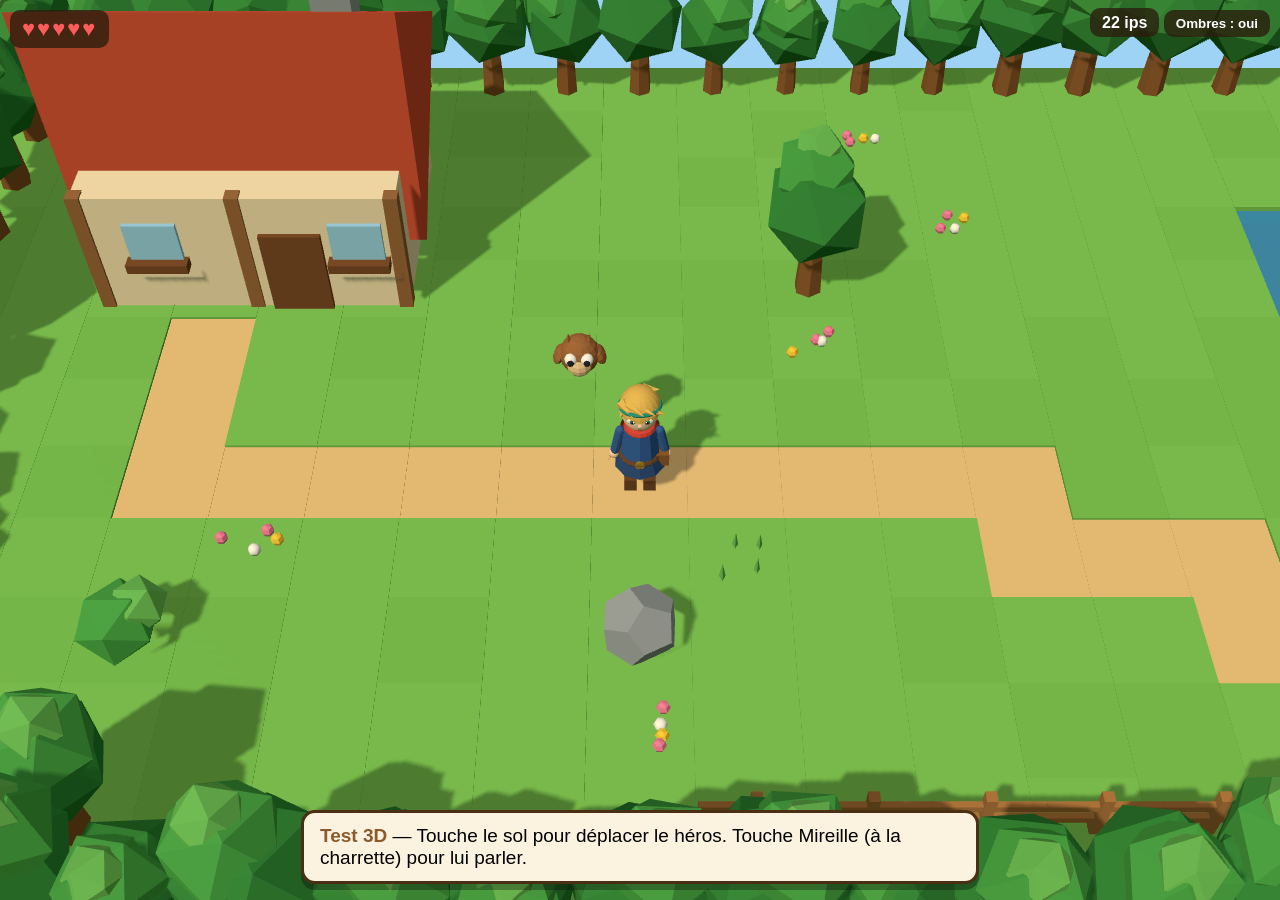
<file: jeu-atlas/test3d.html>
<!doctype html>
<html lang="fr">
<head>
<meta charset="utf-8">
<meta name="viewport" content="width=device-width, initial-scale=1, maximum-scale=1, user-scalable=no">
<title>Atlas perdu · test 3D</title>
<style>
  html,body{margin:0;height:100%;overflow:hidden;background:#9fd3f5;font-family:"Trebuchet MS","Segoe UI",sans-serif}
  canvas{display:block;touch-action:none}
  .hud{position:fixed;top:10px;left:10px;right:10px;display:flex;justify-content:space-between;pointer-events:none}
  .chip{background:rgba(43,29,14,.78);color:#fff;border-radius:10px;padding:6px 12px;font-weight:700;pointer-events:auto}
  .hearts{color:#ff5c5c;font-size:22px;letter-spacing:2px}
  button.chip{border:none;font:700 15px inherit;cursor:pointer}
  .bubble{position:fixed;left:50%;bottom:16px;transform:translateX(-50%);width:min(640px,calc(100% - 24px));background:#fbf3e0;border:3px solid #4a2f14;border-radius:14px;padding:12px 16px;font-size:19px;box-shadow:0 6px 0 rgba(0,0,0,.3)}
  .bubble b{color:#8b5a2b}
</style>
</head>
<body>
<div class="hud"><span class="chip hearts">♥♥♥♥♥</span><span><span class="chip" id="fps">… ips</span> <button class="chip" id="q">Ombres : oui</button></span></div>
<div class="bubble" id="bub"><b>Test 3D</b> — Touche le sol pour déplacer le héros. Touche Mireille (à la charrette) pour lui parler.</div>
<script type="module">
import * as THREE from './lib/three.module.min.js';

/* ---------- Carte (même principe que le jeu 2D : une lettre = une case) ---------- */
const MAP = [
  'TTTTTTTTTTTTTTTTTTTTTT',
  'T..........*.....,...T',
  'T.HHHH...........~~~.T',
  'T.HHHH......*...~~~~~T',
  'T.HHHH....T.....~~~~.T',
  'T..=......*......~~..T',
  'T..=.................T',
  'T..==========...C....T',
  'T...*....,..===......T',
  'T..B....R.....=====..T',
  'T.......*......,...=.T',
  'T..T.....FFFFF.....=.T',
  'TTTTTTTTTTTTTTTTTTT=TT',
];
const H = MAP.length, W = MAP[0].length;
const at = (x, z) => (MAP[z] || '')[x];
const solid = Array.from({ length: H }, (_, z) => [...MAP[z]].map((c) => 'THBR~FC'.includes(c)));

/* ---------- Scène ---------- */
const renderer = new THREE.WebGLRenderer({ antialias: true });
renderer.setPixelRatio(Math.min(devicePixelRatio, 2));
renderer.setSize(innerWidth, innerHeight);
renderer.shadowMap.enabled = true;
renderer.shadowMap.type = THREE.PCFSoftShadowMap;
renderer.outputColorSpace = THREE.SRGBColorSpace;
document.body.prepend(renderer.domElement);
const scene = new THREE.Scene();
scene.background = new THREE.Color('#9fd3f5');
scene.fog = new THREE.Fog('#9fd3f5', 26, 46);
const camera = new THREE.PerspectiveCamera(34, innerWidth / innerHeight, 0.1, 100);
scene.add(new THREE.HemisphereLight('#fff8e6', '#5b8a3c', 1.15));
const sun = new THREE.DirectionalLight('#fff1d0', 2.2);
sun.position.set(-8, 16, 10);
sun.castShadow = true;
sun.shadow.mapSize.set(2048, 2048);
Object.assign(sun.shadow.camera, { left: -16, right: 16, top: 16, bottom: -16 });
sun.shadow.bias = -0.0005;
scene.add(sun, sun.target);

const mat = (c, o = {}) => new THREE.MeshStandardMaterial(Object.assign({ color: c, roughness: 0.85, flatShading: true }, o));
const M = {
  grass: mat('#7cc95a'), grass2: mat('#78c556'), path: mat('#ecc98b'), pathEdge: mat('#c99a5c'), dirt: mat('#a0703c'),
  trunk: mat('#8b5a2b'), leaf1: mat('#2f8a3a'), leaf2: mat('#47a84a'), leaf3: mat('#6cc25e'),
  wall: mat('#f6e6c4'), beam: mat('#9a6a3e'), roof: mat('#d9553a'), roofDark: mat('#a8371f'), door: mat('#7a4b24'), glass: mat('#9fd8ff', { roughness: 0.3 }),
  stone: mat('#9aa3ad'), water: mat('#3d9ad8', { roughness: 0.15, metalness: 0.1, transparent: true, opacity: 0.92 }), wood: mat('#b07a43'),
  skin: mat('#ffd8b8', { flatShading: false }), hair: mat('#3b2412'), cloak: mat('#1c9a8a'), cloakD: mat('#147a6d'), boot: mat('#5a3a1c'),
  black: mat('#1b1b2f', { flatShading: false }), white: mat('#ffffff', { flatShading: false }), owl: mat('#a0683a'), belly: mat('#e8c99b'), beak: mat('#f5a623'),
  purple: mat('#9c36b5'), grey: mat('#dee2e6'), pink: mat('#f783ac'), yellow: mat('#ffd43b'),
};
const add = (geo, m, x, y, z, parent = scene, shadow = true) => {
  const o = new THREE.Mesh(geo, m);
  o.position.set(x, y, z);
  o.castShadow = shadow; o.receiveShadow = true;
  parent.add(o);
  return o;
};
const rnd = (() => { let s = 7; return () => ((s = (s * 16807) % 2147483647) / 2147483647); })();

/* sol : une tuile par case, légèrement variée */
const tileGeo = new THREE.BoxGeometry(1, 0.4, 1);
for (let z = 0; z < H; z++) for (let x = 0; x < W; x++) {
  const c = at(x, z);
  let m = rnd() < 0.8 ? M.grass : M.grass2, y = -0.2;
  if (c === '=') { m = M.path; y = -0.23; }
  if (c === '~') { m = M.dirt; y = -0.45; }
  const t = add(tileGeo, m, x, y, z, scene, false);
  t.receiveShadow = true;
}
/* eau */
const water = add(new THREE.PlaneGeometry(6, 4), M.water, 18, -0.08, 3.2, scene, false);
water.rotation.x = -Math.PI / 2;

/* décor */
const trees = [];
function tree(x, z, big = 1) {
  const g = new THREE.Group(); g.position.set(x, 0, z); scene.add(g);
  add(new THREE.CylinderGeometry(0.12 * big, 0.16 * big, 0.8 * big, 6), M.trunk, 0, 0.4 * big, 0, g);
  const top = new THREE.Group(); top.position.y = 0.8 * big; g.add(top);
  add(new THREE.IcosahedronGeometry(0.62 * big, 0), M.leaf1, 0, 0.35 * big, 0, top);
  add(new THREE.IcosahedronGeometry(0.48 * big, 0), M.leaf2, -0.12, 0.7 * big, 0.1, top);
  add(new THREE.IcosahedronGeometry(0.28 * big, 0), M.leaf3, -0.16, 0.98 * big, 0.12, top);
  g.rotation.y = rnd() * 6;
  trees.push({ top, ph: rnd() * 6 });
}
for (let z = 0; z < H; z++) for (let x = 0; x < W; x++) {
  const c = at(x, z);
  if (c === 'T') tree(x, z, 0.85 + rnd() * 0.4);
  if (c === 'B') { add(new THREE.IcosahedronGeometry(0.42, 0), M.leaf2, x, 0.3, z); add(new THREE.IcosahedronGeometry(0.3, 0), M.leaf3, x + 0.2, 0.42, z - 0.1); }
  if (c === 'R') add(new THREE.DodecahedronGeometry(0.4, 0), M.stone, x, 0.25, z).rotation.set(0.3, 1, 0.2);
  if (c === '*') for (let k = 0; k < 4; k++) add(new THREE.SphereGeometry(0.07, 6, 4), [M.pink, M.yellow, M.white][k % 3], x + (rnd() - 0.5) * 0.6, 0.06, z + (rnd() - 0.5) * 0.6, scene, false);
  if (c === ',') for (let k = 0; k < 5; k++) add(new THREE.ConeGeometry(0.04, 0.22, 3), M.leaf3, x + (rnd() - 0.5) * 0.7, 0.1, z + (rnd() - 0.5) * 0.7, scene, false);
  if (c === 'F') { add(new THREE.BoxGeometry(0.1, 0.6, 0.1), M.wood, x, 0.3, z); add(new THREE.BoxGeometry(1, 0.08, 0.06), M.wood, x, 0.42, z); add(new THREE.BoxGeometry(1, 0.08, 0.06), M.wood, x, 0.22, z); }
}
/* maison (cases H : x 2-5, z 2-4) */
(() => {
  const g = new THREE.Group(); g.position.set(3.5, 0, 3); scene.add(g);
  add(new THREE.BoxGeometry(3.6, 1.6, 2.6), M.wall, 0, 0.8, 0, g);
  [-1.75, 0, 1.75].forEach((x) => add(new THREE.BoxGeometry(0.16, 1.62, 0.16), M.beam, x, 0.81, 1.25, g));
  add(new THREE.BoxGeometry(0.7, 1.1, 0.1), M.door, 0.55, 0.55, 1.31, g);
  [-1.0, 1.3].forEach((x) => { add(new THREE.BoxGeometry(0.6, 0.5, 0.08), M.glass, x, 1.0, 1.31, g); add(new THREE.BoxGeometry(0.7, 0.12, 0.2), M.door, x, 0.7, 1.36, g); });
  const roofGeo = new THREE.CylinderGeometry(1.75, 1.75, 4.0, 3, 1);
  const roof = add(roofGeo, M.roof, 0, 2.1, 0, g);
  roof.rotation.z = Math.PI / 2; roof.rotation.x = Math.PI; roof.scale.set(1, 1, 0.92);
  add(new THREE.BoxGeometry(0.45, 1.0, 0.45), M.stone, 1.1, 2.6, -0.5, g);
})();
/* charrette de Mireille */
(() => {
  const g = new THREE.Group(); g.position.set(16, 0, 7); scene.add(g);
  add(new THREE.BoxGeometry(1.5, 0.5, 0.9), M.wood, 0, 0.55, 0, g);
  [[-0.5, 0.48], [0.5, 0.48], [-0.5, -0.48], [0.5, -0.48]].forEach(([x, z]) => { const w = add(new THREE.CylinderGeometry(0.28, 0.28, 0.08, 12), M.door, x, 0.28, z, g); w.rotation.x = Math.PI / 2; });
  [M.pink, M.yellow, M.leaf3, M.roof].forEach((m, i) => add(new THREE.SphereGeometry(0.18, 8, 6), m, -0.5 + i * 0.33, 0.92, 0, g));
})();

/* ---------- Personnages (figurines) ---------- */
function figurine({ body, bodyD, hair, extra }) {
  const g = new THREE.Group();
  const inner = new THREE.Group(); g.add(inner);
  add(new THREE.CapsuleGeometry(0.22, 0.32, 4, 10), body, 0, 0.42, 0, inner);
  add(new THREE.ConeGeometry(0.34, 0.5, 10, 1, true), bodyD, 0, 0.38, -0.02, inner);
  add(new THREE.SphereGeometry(0.3, 18, 14), M.skin, 0, 0.98, 0, inner);
  const hr = add(new THREE.SphereGeometry(0.315, 16, 10, 0, Math.PI * 2, 0, Math.PI * 0.55), hair, 0, 1.0, -0.03, inner);
  hr.rotation.x = -0.35;
  [-0.11, 0.11].forEach((x) => add(new THREE.SphereGeometry(0.045, 8, 6), M.black, x, 0.98, 0.27, inner, false));
  [-0.2, 0.2].forEach((x) => add(new THREE.SphereGeometry(0.05, 8, 6), M.pink, x, 0.9, 0.24, inner, false));
  [-0.1, 0.1].forEach((x) => add(new THREE.BoxGeometry(0.12, 0.14, 0.16), M.boot, x, 0.07, 0.03, inner));
  if (extra) extra(inner);
  scene.add(g);
  return { g, inner };
}
const hero = figurine({ body: mat('#2f5fa8'), bodyD: mat('#24497f'), hair: mat('#7a3e1d'), extra: (p) => {
  /* aventurier cartographe : capuche-cape ocre, foulard rouge, ceinture à boussole, sacoche, rouleau de carte */
  add(new THREE.CylinderGeometry(0.27, 0.42, 0.62, 14, 1, true, Math.PI * 0.55, Math.PI * 0.9), mat('#c8892e', { side: THREE.DoubleSide }), 0, 0.42, -0.03, p);
  add(new THREE.TorusGeometry(0.17, 0.08, 8, 14, Math.PI), mat('#b07424'), 0, 0.7, -0.08, p).rotation.set(-0.3, Math.PI, 0);
  add(new THREE.TorusGeometry(0.2, 0.06, 8, 16), mat('#d9443a'), 0, 0.7, 0, p).rotation.x = Math.PI / 2;
  add(new THREE.TorusGeometry(0.235, 0.035, 6, 18), mat('#5a3a1c'), 0, 0.4, 0, p).rotation.x = Math.PI / 2;
  add(new THREE.CylinderGeometry(0.06, 0.06, 0.03, 12), mat('#f4c542', { metalness: 0.6, roughness: 0.3 }), 0, 0.4, 0.24, p).rotation.x = Math.PI / 2;
  add(new THREE.BoxGeometry(0.2, 0.2, 0.1), mat('#8b5a2b'), 0.27, 0.36, 0.02, p);
  const s = add(new THREE.CylinderGeometry(0.06, 0.06, 0.55, 8), mat('#f1e3c3'), -0.08, 0.72, -0.26, p); s.rotation.z = 0.9;
  add(new THREE.TorusGeometry(0.29, 0.035, 6, 20), mat('#1c9a8a'), 0, 1.08, -0.02, p).rotation.x = Math.PI / 2 - 0.35;
} });
let heroCape = null;
/* Héros v2 : proportions d'aventurier (≈ 4 têtes), visage ovale, yeux expressifs, mèches */
(() => {
  const inner = hero.inner;
  inner.clear();
  const smooth = (c, o = {}) => mat(c, Object.assign({ flatShading: false }, o));
  const tunic = mat('#2f5fa8'), tunicD = mat('#24497f'), pants = mat('#3b3f4a'), leather = mat('#6b4423'), hairM = mat('#e9bd5b');
  // jambes et bottes
  [-0.1, 0.1].forEach((x) => {
    add(new THREE.CylinderGeometry(0.065, 0.06, 0.34, 8), pants, x, 0.3, 0, inner);
    add(new THREE.BoxGeometry(0.13, 0.16, 0.2), leather, x, 0.08, 0.03, inner);
  });
  // tunique (torse + jupe)
  add(new THREE.CylinderGeometry(0.17, 0.21, 0.42, 10), tunic, 0, 0.66, 0, inner);
  add(new THREE.CylinderGeometry(0.21, 0.27, 0.16, 10), tunicD, 0, 0.42, 0, inner);
  add(new THREE.TorusGeometry(0.2, 0.03, 6, 18), leather, 0, 0.5, 0, inner).rotation.x = Math.PI / 2;
  add(new THREE.CylinderGeometry(0.05, 0.05, 0.025, 12), mat('#f4c542', { metalness: 0.6, roughness: 0.3 }), 0, 0.5, 0.21, inner).rotation.x = Math.PI / 2;
  add(new THREE.BoxGeometry(0.16, 0.16, 0.08), mat('#8b5a2b'), 0.22, 0.45, 0.06, inner);
  // bras
  [-1, 1].forEach((s) => {
    const arm = add(new THREE.CapsuleGeometry(0.05, 0.3, 4, 8), tunic, s * 0.23, 0.66, 0, inner);
    arm.rotation.z = s * 0.18;
    add(new THREE.SphereGeometry(0.055, 10, 8), M.skin, s * 0.27, 0.46, 0, inner);
  });
  // cape et foulard
  // cape : un tissu accroché aux épaules, qui s'évase et s'arrondit autour du dos
  const capeGeo = new THREE.PlaneGeometry(1, 1, 8, 8);
  const pos = capeGeo.attributes.position;
  for (let i = 0; i < pos.count; i++) {
    const u = pos.getX(i), v = pos.getY(i);          // u ∈ [-0.5, 0.5], v ∈ [-0.5 (bas), 0.5 (haut)]
    const t = 0.5 - v;                               // 0 en haut, 1 en bas
    // un arc autour du corps : en haut il enveloppe les épaules (≈ 200°), en bas il s'ouvre et s'élargit
    const r = 0.205 + 0.13 * t * t + 0.02 * t;
    const A = (1.75 - 0.45 * t) * u * 2;             // angle autour du dos
    const x = r * Math.sin(A);
    const y = 0.9 - t * 0.7 - (1 - t) * 0.03 * Math.abs(Math.sin(A));
    const z = -r * Math.cos(A) + Math.sin(u * 9 + t * 3) * 0.012 * t;
    pos.setXYZ(i, x, y, z);
  }
  capeGeo.computeVertexNormals();
  const cape = add(capeGeo, mat('#b8492e', { side: THREE.DoubleSide, flatShading: false }), 0, 0, 0, inner);
  heroCape = cape;
  add(new THREE.TorusGeometry(0.12, 0.05, 8, 16), mat('#d9443a'), 0, 0.88, 0, inner).rotation.x = Math.PI / 2;
  const tail = add(new THREE.BoxGeometry(0.08, 0.22, 0.03), mat('#d9443a'), 0.08, 0.78, -0.13, inner); tail.rotation.z = -0.4;
  // tête ovale
  const head = new THREE.Group(); head.position.y = 1.1; inner.add(head);
  add(new THREE.SphereGeometry(0.2, 22, 18), M.skin, 0, 0, 0, head).scale.set(0.95, 1.12, 0.95);
  add(new THREE.ConeGeometry(0.05, 0.1, 10), M.skin, 0, -0.17, 0.06, head).rotation.x = Math.PI;
  add(new THREE.SphereGeometry(0.025, 8, 6), M.skin, 0, -0.02, 0.19, head);
  // yeux : blanc en amande, iris, pupille, reflet
  [-1, 1].forEach((s) => {
    const eye = add(new THREE.SphereGeometry(0.048, 14, 10), smooth('#ffffff'), s * 0.075, 0.03, 0.165, head, false);
    eye.scale.set(1.15, 0.8, 0.45);
    add(new THREE.SphereGeometry(0.03, 12, 10), smooth('#2b7a78'), s * 0.073, 0.028, 0.183, head, false).scale.set(1, 1, 0.4);
    add(new THREE.SphereGeometry(0.016, 8, 6), smooth('#10131c'), s * 0.073, 0.028, 0.193, head, false).scale.set(1, 1, 0.4);
    add(new THREE.SphereGeometry(0.008, 6, 4), smooth('#ffffff', { emissive: '#ffffff' }), s * 0.065, 0.042, 0.199, head, false);
    const brow = add(new THREE.BoxGeometry(0.07, 0.014, 0.02), hairM, s * 0.078, 0.092, 0.17, head, false);
    brow.rotation.z = -s * 0.22;
  });
  add(new THREE.BoxGeometry(0.05, 0.01, 0.01), smooth('#a0523a'), 0, -0.095, 0.175, head, false);
  // oreilles (rondes)
  [-1, 1].forEach((s) => add(new THREE.SphereGeometry(0.04, 8, 6), M.skin, s * 0.19, 0, 0, head).scale.set(0.5, 1, 0.8));
  // cheveux : calotte + mèches balayées
  add(new THREE.SphereGeometry(0.215, 16, 12, 0, Math.PI * 2, 0, Math.PI * 0.5), hairM, 0, 0.03, -0.02, head).scale.set(1, 1.15, 1.05);
  const locks = [[-0.12, 0.13, 0.12, 0.5, -0.5], [-0.03, 0.16, 0.15, 0.3, -0.7], [0.07, 0.15, 0.14, 0.4, -0.9], [0.15, 0.1, 0.1, 0.6, -1.2], [-0.17, 0.05, 0.06, 0.2, 0.3], [0.0, 0.2, -0.05, -0.3, -0.4], [0.12, 0.18, -0.12, -0.5, -0.8]];
  locks.forEach(([x, y, z, rx, rz]) => { const l = add(new THREE.ConeGeometry(0.07, 0.22, 6), hairM, x, y, z, head); l.rotation.set(rx + 1.2, 0, rz); });
  add(new THREE.TorusGeometry(0.205, 0.022, 6, 22), mat('#1c9a8a'), 0, 0.08, -0.01, head).rotation.x = Math.PI / 2 - 0.25;
})();
const mireille = figurine({ body: M.purple, bodyD: M.purple, hair: M.grey });
mireille.g.position.set(15, 0, 8.2);
mireille.g.rotation.y = 0.5;
solid[8][15] = true;

const owl = new THREE.Group(); scene.add(owl);
add(new THREE.SphereGeometry(0.2, 14, 10), M.owl, 0, 0, 0, owl).scale.set(1, 1.1, 0.95);
add(new THREE.SphereGeometry(0.13, 12, 8), M.belly, 0, -0.04, 0.1, owl);
[-0.08, 0.08].forEach((x) => { add(new THREE.SphereGeometry(0.065, 10, 8), M.white, x, 0.07, 0.15, owl, false); add(new THREE.SphereGeometry(0.035, 8, 6), M.black, x, 0.07, 0.205, owl, false); add(new THREE.ConeGeometry(0.04, 0.12, 4), M.owl, x * 1.3, 0.22, 0, owl); });
add(new THREE.ConeGeometry(0.03, 0.07, 4), M.beak, 0, 0.0, 0.2, owl).rotation.x = Math.PI / 2;
const wings = [-1, 1].map((s) => add(new THREE.SphereGeometry(0.11, 8, 6), M.owl, s * 0.2, -0.02, -0.02, owl));
wings.forEach((w) => w.scale.set(0.5, 1, 1));

/* ---------- Déplacement au doigt (chemin case par case) ---------- */
const P = { x: 8, z: 7, fx: 8, fz: 7, path: [], dir: 0 };
hero.g.position.set(P.x, 0, P.z);
function findPath(tx, tz) {
  const key = (x, z) => z * W + x, prev = new Map([[key(P.x, P.z), null]]), q = [[P.x, P.z]];
  while (q.length) {
    const [cx, cz] = q.shift();
    if (cx === tx && cz === tz) { const out = []; let k = key(cx, cz); while (k !== key(P.x, P.z)) { out.unshift({ x: k % W, z: Math.floor(k / W) }); k = prev.get(k); } return out; }
    for (const [dx, dz] of [[1, 0], [-1, 0], [0, 1], [0, -1]]) {
      const nx = cx + dx, nz = cz + dz, k = key(nx, nz);
      if (nx < 0 || nz < 0 || nx >= W || nz >= H || solid[nz][nx] || prev.has(k)) continue;
      prev.set(k, key(cx, cz)); q.push([nx, nz]);
    }
  }
  return null;
}
const ray = new THREE.Raycaster(), ptr = new THREE.Vector2();
const marker = add(new THREE.RingGeometry(0.25, 0.36, 24), new THREE.MeshBasicMaterial({ color: '#ffffff', transparent: true, opacity: 0.8 }), 0, 0.02, 0, scene, false);
marker.rotation.x = -Math.PI / 2; marker.visible = false;
const bub = document.getElementById('bub');
renderer.domElement.addEventListener('pointerdown', (e) => {
  ptr.set((e.clientX / innerWidth) * 2 - 1, -(e.clientY / innerHeight) * 2 + 1);
  ray.setFromCamera(ptr, camera);
  if (ray.intersectObject(mireille.g, true).length) {
    const near = [[15, 9], [14, 8], [16, 9], [14, 9]].map(([x, z]) => findPath(x, z)).filter(Boolean).sort((a, b) => a.length - b.length)[0];
    if (near) P.path = near;
    P.talk = true;
    return;
  }
  const hit = ray.intersectObjects(scene.children.filter((o) => o.geometry === tileGeo))[0];
  if (!hit) return;
  const x = Math.round(hit.point.x), z = Math.round(hit.point.z);
  if (solid[z] && !solid[z][x]) {
    const p = findPath(x, z);
    if (p) { P.path = p; P.talk = false; marker.position.set(x, 0.02, z); marker.visible = true; }
  }
});
const keys = {};
addEventListener('keydown', (e) => { keys[e.key.toLowerCase()] = true; });
addEventListener('keyup', (e) => { keys[e.key.toLowerCase()] = false; });

/* qualité : ombres on/off (pour les petits appareils) */
document.getElementById('q').onclick = (e) => {
  renderer.shadowMap.enabled = !renderer.shadowMap.enabled;
  scene.traverse((o) => { if (o.material) o.material.needsUpdate = true; });
  e.target.textContent = 'Ombres : ' + (renderer.shadowMap.enabled ? 'oui' : 'non');
};
addEventListener('resize', () => { camera.aspect = innerWidth / innerHeight; camera.updateProjectionMatrix(); renderer.setSize(innerWidth, innerHeight); });

/* ---------- Boucle ---------- */
const clock = new THREE.Clock();
let frames = 0, acc = 0, moving = null;
const camOff = new THREE.Vector3(0, (location.hash === '#perso' ? 3.2 : 11.5), (location.hash === '#perso' ? 3.4 : 10)), camLook = new THREE.Vector3();
renderer.setAnimationLoop(() => {
  const dt = Math.min(clock.getDelta(), 0.05), t = clock.elapsedTime;
  frames++; acc += dt;
  if (acc > 0.5) { document.getElementById('fps').textContent = Math.round(frames / acc) + ' ips'; frames = 0; acc = 0; }
  if (!moving && !P.path.length) {
    const d = keys.arrowup || keys.z ? [0, -1] : keys.arrowdown || keys.s ? [0, 1] : keys.arrowleft || keys.q ? [-1, 0] : keys.arrowright || keys.d ? [1, 0] : null;
    if (d && !solid[P.z + d[1]]?.[P.x + d[0]]) P.path = [{ x: P.x + d[0], z: P.z + d[1] }];
  }
  if (!moving && P.path.length) { moving = P.path.shift(); P.dir = Math.atan2(moving.x - P.x, moving.z - P.z); }
  if (moving) {
    const dx = moving.x - P.fx, dz = moving.z - P.fz, d = Math.hypot(dx, dz), sp = 4.2 * dt;
    if (d <= sp) { P.fx = moving.x; P.fz = moving.z; P.x = moving.x; P.z = moving.z; moving = null; if (!P.path.length) { marker.visible = false; if (P.talk) { P.talk = false; P.dir = Math.atan2(15 - P.x, 8.2 - P.z); bub.innerHTML = '<b>Mireille</b> — Bonjour mon petit ! Tu as vu comme le village est joli en 3D ? Mes tenues sont encore plus belles comme ça !'; } } }
    else { P.fx += (dx / d) * sp; P.fz += (dz / d) * sp; }
  }
  const walking = !!moving;
  hero.g.position.set(P.fx, 0, P.fz);
  let da = P.dir - hero.g.rotation.y; da = Math.atan2(Math.sin(da), Math.cos(da));
  hero.g.rotation.y += da * Math.min(1, dt * 12);
  hero.inner.position.y = walking ? Math.abs(Math.sin(t * 14)) * 0.08 : 0;
  hero.inner.rotation.z = walking ? Math.sin(t * 14) * 0.06 : 0;
  mireille.inner.position.y = Math.abs(Math.sin(t * 2)) * 0.03;
  owl.position.set(P.fx - 0.6, 1.5 + Math.sin(t * 3) * 0.12, P.fz - 0.3);
  owl.rotation.y = hero.g.rotation.y * 0.5;
  wings.forEach((w, i) => { w.rotation.z = (i ? -1 : 1) * Math.sin(t * 16) * 0.5; });
  trees.forEach((tr) => { tr.top.rotation.z = Math.sin(t * 1.3 + tr.ph) * 0.03; });
  marker.scale.setScalar(1 + Math.sin(t * 6) * 0.1);
  water.position.y = -0.08 + Math.sin(t * 1.5) * 0.015;
  camLook.lerp(new THREE.Vector3(P.fx, 0.5, P.fz), 1 - Math.pow(0.001, dt));
  camera.position.copy(camLook).add(camOff);
  camera.lookAt(camLook);
  sun.position.set(camLook.x - 8, 16, camLook.z + 10); sun.target.position.copy(camLook);
  renderer.render(scene, camera);
});
camLook.set(P.x, 0.5, P.z);
</script>
</body>
</html>
</file>
<file: style.css>
/* ============ Thème ============ */
:root {
  --bg: #f6f4ee;
  --surface: #ffffff;
  --surface-2: #faf9f5;
  --ink: #1d2230;
  --muted: #5d6475;
  --line: #e2dfd5;
  --accent: #3451d1;
  --accent-ink: #ffffff;
  --accent-soft: #e8ecff;
  --ok: #237a3b;
  --ok-soft: #e4f4e8;
  --ko: #c0392b;
  --ko-soft: #fdeceb;
  --warn: #9a5b00;
  --warn-soft: #fff3df;
  --highlight: #f4b400;
  --radius: 16px;
  --shadow: 0 1px 2px rgba(20, 24, 40, .06), 0 6px 20px rgba(20, 24, 40, .06);
  color-scheme: light;
}

@media (prefers-color-scheme: dark) {
  :root:not([data-theme="light"]) {
    --bg: #14161d;
    --surface: #1d2029;
    --surface-2: #222632;
    --ink: #eceef4;
    --muted: #a3a9b8;
    --line: #313646;
    --accent: #8ea2ff;
    --accent-ink: #10142a;
    --accent-soft: #262d4d;
    --ok: #6fd08c;
    --ok-soft: #1c3325;
    --ko: #ff8a7d;
    --ko-soft: #3a2020;
    --warn: #ffc266;
    --warn-soft: #3a2e17;
    --shadow: 0 1px 2px rgba(0, 0, 0, .3), 0 6px 20px rgba(0, 0, 0, .25);
    color-scheme: dark;
  }
}

/* ============ Base ============ */
* { box-sizing: border-box; }
html { scroll-behavior: smooth; }
body {
  margin: 0;
  background: var(--bg);
  color: var(--ink);
  font-family: "Atkinson Hyperlegible", system-ui, -apple-system, "Segoe UI", Roboto, sans-serif;
  font-size: 17px;
  line-height: 1.55;
}
h1, h2, h3, .logo { font-family: "Fredoka", "Atkinson Hyperlegible", system-ui, sans-serif; font-weight: 600; line-height: 1.2; }
h1 { font-size: clamp(1.7rem, 4vw, 2.3rem); margin: .2em 0 .3em; }
h2 { font-size: 1.35rem; }
h3 { font-size: 1.1rem; margin: 1.4em 0 .4em; }
a { color: var(--accent); }
code { background: var(--accent-soft); padding: .1em .35em; border-radius: 6px; font-size: .95em; }
.muted { color: var(--muted); }
.small { font-size: .9rem; }
.lead { color: var(--muted); font-size: 1.05rem; max-width: 60ch; }

/* ============ En-tête ============ */
.top {
  position: sticky; top: 0; z-index: 10;
  display: flex; align-items: center; gap: 18px;
  padding: 10px 16px;
  background: color-mix(in srgb, var(--bg) 88%, transparent);
  backdrop-filter: blur(8px);
  border-bottom: 1px solid var(--line);
}
.logo { display: flex; align-items: center; gap: 8px; text-decoration: none; color: var(--ink); font-size: 1.15rem; white-space: nowrap; }
.logo-mark {
  display: grid; place-items: center; width: 34px; height: 34px; border-radius: 10px;
  background: var(--accent); color: var(--accent-ink); font-size: 1.05rem; line-height: 1; white-space: nowrap;
}
.logo-mark sup { font-size: .6em; line-height: 0; }
#nav { display: flex; flex-wrap: wrap; gap: 4px; }
@media (max-width: 720px) { #nav { flex-wrap: nowrap; overflow-x: auto; scrollbar-width: none; } }
#nav::-webkit-scrollbar { display: none; }
#nav a {
  padding: 7px 12px; border-radius: 999px; text-decoration: none; color: var(--muted);
  white-space: nowrap; font-size: .93rem;
}
#nav a:hover { background: var(--surface); color: var(--ink); }
#nav a[aria-current="page"] { background: var(--accent); color: var(--accent-ink); }
#nav a.nav-exam:not([aria-current="page"]) { color: var(--accent); font-weight: 700; }

@media (max-width: 720px) {
  .top { flex-direction: column; align-items: stretch; gap: 8px; padding: 8px 12px; }
  #nav { margin: 0 -12px; padding: 0 12px; }
}

/* ============ Mise en page ============ */
main { max-width: 960px; margin: 0 auto; padding: 24px 16px 60px; }
.page { display: none; animation: fade .25s ease; }
.page.active { display: block; }
@keyframes fade { from { opacity: 0; transform: translateY(6px); } to { opacity: 1; transform: none; } }

.hero {
  background: var(--surface); border: 1px solid var(--line); border-radius: var(--radius);
  padding: 28px; box-shadow: var(--shadow);
  background-image: radial-gradient(circle at 100% 0%, var(--accent-soft), transparent 45%);
}
.kicker { text-transform: uppercase; letter-spacing: .08em; font-size: .78rem; color: var(--accent); font-weight: 700; margin: 0; }
.hero-actions { display: flex; flex-wrap: wrap; gap: 10px; margin-top: 16px; }
.section-title { margin-top: 32px; }

.cards { display: grid; grid-template-columns: repeat(auto-fill, minmax(210px, 1fr)); gap: 14px; }
.tile {
  display: block; text-decoration: none; color: var(--ink);
  background: var(--surface); border: 1px solid var(--line); border-radius: var(--radius);
  padding: 16px; box-shadow: var(--shadow); transition: transform .15s, border-color .15s;
}
.tile:hover { transform: translateY(-2px); border-color: var(--accent); }
.tile h3 { margin: 0 0 4px; font-size: 1.05rem; }
.tile p { margin: 0 0 12px; color: var(--muted); font-size: .9rem; }
.bar { height: 8px; border-radius: 99px; background: var(--line); overflow: hidden; }
.bar > span { display: block; height: 100%; background: var(--ok); border-radius: 99px; transition: width .4s; }
.tile .stat { font-size: .82rem; color: var(--muted); margin-top: 6px; }

.card {
  background: var(--surface); border: 1px solid var(--line); border-radius: var(--radius);
  padding: 22px 24px; margin: 18px 0; box-shadow: var(--shadow);
}
.card h2 { display: flex; align-items: center; gap: 10px; margin-top: 0; }
.badge {
  display: inline-grid; place-items: center; width: 30px; height: 30px; border-radius: 50%;
  background: var(--accent); color: var(--accent-ink); font-size: 1rem;
}
.example {
  background: var(--surface-2); border-left: 4px solid var(--accent);
  padding: 10px 14px; border-radius: 0 10px 10px 0;
}
.tip { background: var(--accent-soft); padding: 10px 14px; border-radius: 10px; }
.warnbox { background: var(--warn-soft); color: var(--ink); padding: 10px 14px; border-radius: 10px; border-left: 4px solid var(--warn); }
.memo { display: grid; grid-template-columns: repeat(auto-fill, minmax(120px, 1fr)); gap: 8px; margin: 8px 0 14px; }
.memo > div {
  background: var(--surface-2); border: 1px solid var(--line); border-radius: 10px;
  padding: 8px; text-align: center; font-size: 1.05rem;
}
.checklist { padding-left: 0; list-style: none; }
.checklist li { padding: 6px 0 6px 28px; position: relative; }
.checklist li::before { content: "✔"; position: absolute; left: 4px; color: var(--ok); font-weight: 700; }
.legend { display: flex; flex-wrap: wrap; gap: 6px 16px; font-size: .95rem; margin: 4px 0 14px; }
.small-btn { font-size: .9rem; padding: 7px 14px; }
.grid2 { display: grid; grid-template-columns: 1fr 1fr; gap: 20px; }
@media (max-width: 820px) { .grid2 { grid-template-columns: 1fr; } }
.ex-title { font-size: 1.15rem; margin: 26px 0 10px; }

/* ============ Fractions ============ */
.frac {
  display: inline-flex; flex-direction: column; align-items: center;
  vertical-align: middle; line-height: 1.15; margin: 0 .12em; font-size: .95em;
}
.frac > span { padding: 0 .25em; white-space: nowrap; }
.frac > span:first-child { border-bottom: 2px solid currentColor; }

/* ============ Boutons ============ */
.btn {
  display: inline-flex; align-items: center; gap: 6px;
  font: inherit; font-weight: 700; font-size: .98rem;
  padding: 10px 18px; border-radius: 12px; cursor: pointer; text-decoration: none;
  border: 1.5px solid var(--line); background: var(--surface); color: var(--ink);
  transition: transform .1s, background .15s, border-color .15s;
}
.btn:hover { border-color: var(--accent); }
.btn:active { transform: scale(.97); }
.btn.primary { background: var(--accent); border-color: var(--accent); color: var(--accent-ink); }
.btn:disabled { opacity: .45; cursor: not-allowed; transform: none; }
.btn:focus-visible, input:focus-visible, .linkbtn:focus-visible { outline: 3px solid var(--highlight); outline-offset: 2px; }
.linkbtn { background: none; border: none; color: var(--accent); font: inherit; text-decoration: underline; cursor: pointer; padding: 0; }

/* ============ Exercices ============ */
.exercise {
  background: var(--surface); border: 1px solid var(--line); border-radius: var(--radius);
  padding: 18px 20px; box-shadow: var(--shadow);
}
.ex-bar { display: flex; justify-content: space-between; font-size: .88rem; color: var(--muted); min-height: 1.3em; }
.ex-score { font-weight: 700; color: var(--accent); }
.ex-q { margin: 10px 0 6px; font-size: 1.08rem; }
.ex-q .big { font-size: 1.45rem; display: flex; flex-wrap: wrap; align-items: center; gap: 6px; margin: 12px 0; }
.ex-q .hint { color: var(--muted); font-size: .92rem; }
.ex-q .tag {
  display: inline-block; font-size: .78rem; font-weight: 700; letter-spacing: .04em; text-transform: uppercase;
  background: var(--accent-soft); color: var(--accent); padding: 3px 10px; border-radius: 99px; margin: 0;
}
.ans {
  font: inherit; font-size: 1.15rem; width: 6.5em; padding: 7px 10px; text-align: center;
  border: 2px solid var(--line); border-radius: 10px; background: var(--surface-2); color: var(--ink);
}
.ans.num { width: 4.5em; }
.ans:focus { border-color: var(--accent); outline: none; }
.done .ans:disabled { opacity: 1; }
.ans.right { border-color: var(--ok); background: var(--ok-soft); }
.ans.wrong { border-color: var(--ko); background: var(--ko-soft); }

.form-lines { display: grid; gap: 10px; margin: 10px 0; }
.form-line { display: flex; flex-wrap: wrap; align-items: center; gap: 8px; font-size: 1.25rem; }
.form-line small { font-size: .85rem; color: var(--muted); flex-basis: 100%; margin-top: -4px; }

.choices { display: flex; flex-wrap: wrap; gap: 10px; margin: 12px 0; }
.choice {
  display: flex; align-items: center; gap: 8px; cursor: pointer; font-size: 1.25rem;
  padding: 8px 14px; border: 2px solid var(--line); border-radius: 12px; background: var(--surface-2);
}
.choice input { width: 20px; height: 20px; accent-color: var(--accent); }
.choice:has(input:checked) { border-color: var(--accent); background: var(--accent-soft); }
.choice.is-good { border-color: var(--ok); background: var(--ok-soft); }
.choice.is-bad { border-color: var(--ko); background: var(--ko-soft); }

.ex-fb { border-radius: 12px; padding: 0 14px; margin: 8px 0 12px; }
.ex-fb:empty { display: none; }
.ex-fb.ok { background: var(--ok-soft); border-left: 4px solid var(--ok); padding: 10px 14px; }
.ex-fb.ko { background: var(--ko-soft); border-left: 4px solid var(--ko); padding: 10px 14px; }
.ex-fb.warn { background: var(--warn-soft); border-left: 4px solid var(--warn); padding: 10px 14px; }
.ex-fb ul { margin: 6px 0; padding-left: 20px; }
.ex-actions { display: flex; flex-wrap: wrap; gap: 10px; }

/* ============ Droite graduée ============ */
.nl { margin: 8px 0; overflow-x: auto; -webkit-overflow-scrolling: touch; }
.nl-svg { width: 100%; min-width: 600px; height: auto; display: block; touch-action: manipulation; }
.nl-svg .axis { stroke: var(--ink); stroke-width: 2.5; }
.nl-svg .arrow { fill: var(--ink); }
.nl-svg .tk { stroke: var(--muted); stroke-width: 1.5; }
.nl-svg .tk.major { stroke: var(--ink); stroke-width: 2.5; }
.nl-svg .lbl { fill: var(--ink); font-size: 22px; text-anchor: middle; font-family: inherit; font-weight: 700; }
.nl-svg .pt { fill: var(--ko); }
.nl-svg .pt-lbl { fill: var(--ko); font-size: 24px; font-weight: 700; text-anchor: middle; font-family: inherit; }
.nl-svg .mark { fill: transparent; stroke: none; transition: fill .15s; }
.nl-svg .mark.on { fill: var(--accent); }
.nl-svg .mark.good { fill: var(--ok); }
.nl-svg .hit { fill: transparent; cursor: pointer; }
.nl-svg .hit:hover { fill: color-mix(in srgb, var(--accent) 10%, transparent); }
.done .nl-svg .hit { pointer-events: none; }

/* ============ Note finale ============ */
.result { text-align: center; padding: 10px 0; }
.result .note { font-family: "Fredoka", sans-serif; font-size: 3.2rem; color: var(--accent); margin: 0; line-height: 1.1; }
.result ul { list-style: none; padding: 0; text-align: left; max-width: 420px; margin: 14px auto; }
.result li { padding: 6px 10px; border-radius: 8px; margin: 4px 0; background: var(--surface-2); }
.result li.ok::before { content: "✔ "; color: var(--ok); font-weight: 700; }
.result li.ko::before { content: "✘ "; color: var(--ko); font-weight: 700; }

.foot { text-align: center; color: var(--muted); font-size: .85rem; padding: 20px 16px 30px; border-top: 1px solid var(--line); }

@media (prefers-reduced-motion: reduce) {
  * { animation: none !important; transition: none !important; scroll-behavior: auto !important; }
}

/* =========================================================
   Chapitres : couleurs propres à chaque chapitre
   ========================================================= */
body[data-ch="droites"] { --accent: #0e7a6b; --accent-soft: #ddf3ef; }
body[data-ch="decimaux1"] { --accent: #3451d1; --accent-soft: #e8ecff; }
body[data-ch="cercle"] { --accent: #8a3fb8; --accent-soft: #f2e7fa; }
body[data-ch="decimaux2"] { --accent: #b4441f; --accent-soft: #fbe9e1; }
@media (prefers-color-scheme: dark) {
  :root:not([data-theme="light"]) body[data-ch="droites"] { --accent: #5fd4c1; --accent-soft: #163632; }
  :root:not([data-theme="light"]) body[data-ch="decimaux1"] { --accent: #8ea2ff; --accent-soft: #262d4d; }
  :root:not([data-theme="light"]) body[data-ch="cercle"] { --accent: #d39cf5; --accent-soft: #33223f; }
  :root:not([data-theme="light"]) body[data-ch="decimaux2"] { --accent: #ff9c75; --accent-soft: #3b2219; }
}
.top { flex-wrap: wrap; }
.chap-pill {
  font-size: .85rem; font-weight: 700; text-decoration: none; color: var(--accent);
  background: var(--accent-soft); padding: 5px 12px; border-radius: 999px; white-space: nowrap;
}
.chap-pill::before { content: "← "; }

.chapters { display: grid; grid-template-columns: repeat(auto-fit, minmax(240px, 1fr)); gap: 16px; margin: 22px 0; }
.chapter-card {
  --c: #3451d1; --cs: #e8ecff;
  display: flex; flex-direction: column; gap: 8px; text-decoration: none; color: var(--ink);
  background: var(--surface); border: 1px solid var(--line); border-top: 6px solid var(--c);
  border-radius: var(--radius); padding: 20px; box-shadow: var(--shadow); transition: transform .15s;
}
.chapter-card:hover { transform: translateY(-3px); }
.chapter-card .num { font-size: .8rem; font-weight: 700; letter-spacing: .08em; text-transform: uppercase; color: var(--c); }
.chapter-card h2 { margin: 0; font-size: 1.4rem; }
.chapter-card p { margin: 0; color: var(--muted); font-size: .93rem; flex: 1; }
.chapter-card .symbol {
  width: 48px; height: 48px; border-radius: 14px; display: grid; place-items: center;
  background: var(--cs); color: var(--c); font-size: 1.5rem; font-family: "Fredoka", sans-serif; font-weight: 600;
}
.chapter-card .bar > span { background: var(--c); }
.chapter-card .stat { font-size: .82rem; color: var(--muted); }
.chapter-card[data-ch="droites"] { --c: #0e7a6b; --cs: #ddf3ef; }
.chapter-card[data-ch="decimaux1"] { --c: #3451d1; --cs: #e8ecff; }
.chapter-card[data-ch="cercle"] { --c: #8a3fb8; --cs: #f2e7fa; }
.chapter-card[data-ch="decimaux2"] { --c: #b4441f; --cs: #fbe9e1; }
@media (prefers-color-scheme: dark) {
  :root:not([data-theme="light"]) .chapter-card[data-ch="droites"] { --c: #5fd4c1; --cs: #163632; }
  :root:not([data-theme="light"]) .chapter-card[data-ch="decimaux1"] { --c: #8ea2ff; --cs: #262d4d; }
  :root:not([data-theme="light"]) .chapter-card[data-ch="cercle"] { --c: #d39cf5; --cs: #33223f; }
  :root:not([data-theme="light"]) .chapter-card[data-ch="decimaux2"] { --c: #ff9c75; --cs: #3b2219; }
}

/* =========================================================
   Fiches
   ========================================================= */
.rule { background: var(--surface-2); border: 1px solid var(--line); border-left: 4px solid var(--accent); padding: 10px 14px; border-radius: 0 10px 10px 0; margin: 10px 0; }
.center { text-align: center; margin: 8px 0 2px; }
.tight { margin: 6px 0; padding-left: 22px; }
.demos { display: grid; grid-template-columns: repeat(auto-fill, minmax(300px, 1fr)); gap: 10px; margin: 12px 0; }
.table-wrap { overflow-x: auto; }
table.voc { border-collapse: collapse; width: 100%; font-size: .97rem; margin: 6px 0 12px; }
table.voc th, table.voc td { border: 1px solid var(--line); padding: 8px 10px; text-align: left; }
table.voc th { background: var(--accent-soft); }
table.voc td:first-child { white-space: nowrap; font-weight: 700; }
.fig-row { display: grid; grid-template-columns: 1fr minmax(220px, 300px); gap: 16px; align-items: center; }
@media (max-width: 680px) { .fig-row { grid-template-columns: 1fr; } }
.steps { margin: 0; padding-left: 22px; }
.steps li { margin: 4px 0; }
.fig-box { background: var(--surface-2); border: 1px solid var(--line); border-radius: 12px; padding: 6px; }
.remarkable { display: grid; grid-template-columns: repeat(auto-fit, minmax(220px, 1fr)); gap: 14px; }
.rem-col { background: var(--surface-2); border: 1px solid var(--line); border-radius: 12px; padding: 12px; }
.rem-col h3 { margin-top: 0; color: var(--accent); }
.rem-col p { margin: 6px 0; }
.howto { background: var(--surface); border: 1px solid var(--line); border-radius: 12px; padding: 10px 16px; margin: 0 0 14px; }
.howto summary { cursor: pointer; font-weight: 700; color: var(--accent); }
.howto ul { margin: 8px 0 4px; padding-left: 20px; }
.howto li { margin: 4px 0; }

/* Notation des angles (chapeau) */
.ang { position: relative; display: inline-block; padding-top: .28em; line-height: 1.1; }
.ang::before {
  content: ""; position: absolute; left: 0; right: 0; top: 0; height: .34em;
  background: currentColor;
  -webkit-mask: url("data:image/svg+xml,%3Csvg xmlns='http://www.w3.org/2000/svg' viewBox='0 0 100 20' preserveAspectRatio='none'%3E%3Cpath d='M2 18 L50 3 L98 18' fill='none' stroke='black' stroke-width='5'/%3E%3C/svg%3E") center / 100% 100% no-repeat;
  mask: url("data:image/svg+xml,%3Csvg xmlns='http://www.w3.org/2000/svg' viewBox='0 0 100 20' preserveAspectRatio='none'%3E%3Cpath d='M2 18 L50 3 L98 18' fill='none' stroke='black' stroke-width='5'/%3E%3C/svg%3E") center / 100% 100% no-repeat;
}

/* =========================================================
   Calculs pas à pas
   ========================================================= */
.calc-steps { display: grid; grid-template-columns: auto auto 1fr; column-gap: 8px; row-gap: 3px; align-items: baseline; font-variant-numeric: tabular-nums; }
.calc-demo .calc-steps, .calc-demo { background: var(--surface-2); }
.calc-demo { border: 1px solid var(--line); border-radius: 12px; padding: 10px 12px; }
.calc-steps .cl-n { font-weight: 700; text-align: right; white-space: nowrap; }
.calc-steps .cl-e { white-space: nowrap; font-size: 1.08rem; }
.calc-steps .cl-r { font-size: .78rem; color: var(--accent); white-space: nowrap; }
.calc-steps { overflow-x: auto; }
.calc-steps mark { background: var(--accent-soft); color: inherit; border-radius: 5px; padding: 0 2px; box-shadow: inset 0 -2px 0 var(--accent); }
.ex-fb .calc-steps { margin-top: 8px; background: var(--surface); border-radius: 10px; padding: 8px 10px; }
.expr { display: flex; flex-wrap: wrap; align-items: center; gap: 2px; font-size: 1.5rem; margin: 14px 0; }
.expr .tn { padding: 0 .12em; }
.expr .tp { color: var(--muted); }
.opbtn {
  font: inherit; font-size: 1.4rem; font-weight: 700; min-width: 44px; height: 44px; margin: 0 2px;
  border: 2px dashed var(--line); border-radius: 10px; background: var(--surface-2); color: var(--ink); cursor: pointer;
}
.opbtn:hover { border-color: var(--accent); }
.opbtn.sel { border-style: solid; border-color: var(--accent); background: var(--accent-soft); }
.opbtn.good { border-style: solid; border-color: var(--ok); background: var(--ok-soft); }
.opbtn.bad { border-style: solid; border-color: var(--ko); background: var(--ko-soft); }
.done .opbtn { pointer-events: none; }
.choices.col { flex-direction: column; }
.choices.col .choice, .choice.text { font-size: 1.02rem; align-items: flex-start; }
.choice input[type="radio"] { flex: none; margin-top: .2em; }
.statement { font-size: 1.12rem; }

/* =========================================================
   Planche de construction (triangles)
   ========================================================= */
.geo { display: flex; flex-direction: column; gap: 8px; }
.geo-tools { display: flex; flex-wrap: wrap; gap: 6px; align-items: center; }
.geo-tools .sep { flex: 1; }
.tool {
  display: inline-flex; align-items: center; gap: 6px; font: inherit; font-size: .9rem; font-weight: 700;
  padding: 7px 11px; border-radius: 10px; border: 1.5px solid var(--line); background: var(--surface-2); color: var(--ink); cursor: pointer;
}
.tool:hover { border-color: var(--accent); }
.tool.on { background: var(--accent); border-color: var(--accent); color: var(--accent-ink); }
.geo-names { display: flex; flex-wrap: wrap; gap: 6px; align-items: center; font-size: .9rem; color: var(--muted); }
.chip {
  font: inherit; font-weight: 700; font-size: .92rem; min-width: 36px; padding: 5px 11px; border-radius: 999px;
  border: 1.5px solid var(--line); background: var(--surface-2); color: var(--ink); cursor: pointer;
}
.chip.on { background: var(--accent); border-color: var(--accent); color: var(--accent-ink); }
.chip:disabled { opacity: .4; text-decoration: line-through; cursor: default; }
.mode-row { display: flex; flex-wrap: wrap; gap: 6px; align-items: center; margin: 0 0 12px; }
.geo-status {
  display: flex; flex-wrap: wrap; gap: 6px 14px; align-items: center; justify-content: space-between;
  background: var(--accent-soft); border-radius: 10px; padding: 8px 12px; font-size: .93rem; min-height: 44px;
}
.geo-read { font-weight: 700; font-size: 1.05rem; color: var(--accent); font-variant-numeric: tabular-nums; }
.geo-adj { display: inline-flex; gap: 6px; align-items: center; }
.geo-adj[hidden] { display: none; }
.geo-adj button { font: inherit; font-weight: 700; font-size: 1.1rem; width: 38px; height: 34px; border-radius: 8px; border: 1.5px solid var(--accent); background: var(--surface); color: var(--accent); cursor: pointer; }
.geo-msg.warn { color: var(--warn); font-weight: 700; }
.geo-msg:empty { display: none; }
.geo-status:has(.geo-msg:empty):has(.geo-read:empty):has(.geo-adj[hidden]) { display: none; }
/* mode d'emploi de l'instrument : étapes numérotées, l'étape en cours en gras, les étapes faites cochées */
.geo-help { border: 1.5px solid var(--line); border-radius: 10px; padding: 8px 12px 6px; font-size: .95rem; }
.geo-ht { display: block; margin-bottom: 2px; }
.geo-ht:empty, .geo-names:empty { display: none; }
.geo-steps { margin: 0; padding-left: 1.5em; }
.geo-steps li { margin: 2px 0; color: var(--muted); }
.geo-steps li.now { color: inherit; font-weight: 700; }
.geo-steps li.now::marker { content: '👉 '; }
.geo-steps li.ok { color: var(--ok); }
.geo-steps li.ok::marker { content: '✔ '; }
.geo-steps li.tip { list-style: none; margin-left: -1.5em; font-size: .88rem; }
.geo-svg.grabbing { cursor: grabbing; }
/* rapporteur à manipuler (planche et « Mesurer un angle ») */
.pr * { vector-effect: non-scaling-stroke; }
.pr-body { fill: rgba(120, 170, 235, .22); stroke: #2b5fb3; stroke-width: 1.5; cursor: grab; }
.pr-arc { fill: none; stroke: #2b5fb3; stroke-width: .8; }
.pr-tk { stroke: #2b5fb3; stroke-width: .7; }
.pr-tk10 { stroke-width: 1.3; }
.pr-base { stroke: #2b5fb3; stroke-width: 1.8; }
.pr-ctr { stroke: #c2410c; stroke-width: 2; fill: none; }
.pr-out, .pr-in { text-anchor: middle; dominant-baseline: middle; font-family: "Atkinson Hyperlegible", sans-serif; pointer-events: none; }
.pr-out { font-size: .3px; font-weight: 700; fill: #1d3f8a; }
.pr-in { font-size: .26px; font-weight: 700; fill: #6a3fb5; }
.pr-z-out .pr-out, .pr-z-in .pr-in { fill: #e8590c; font-weight: 800; }
.pr-z-out .pr-in, .pr-z-in .pr-out { opacity: .3; }
.pr-stalk { stroke: #2b5fb3; stroke-width: 1.2; stroke-dasharray: 3 2; }
.pr-knob { fill: #2b5fb3; stroke: #fff; stroke-width: 2; cursor: alias; }
.pr-knob-t { font-size: .5px; fill: #fff; font-weight: 700; text-anchor: middle; dominant-baseline: central; pointer-events: none; }
.pr-zero { fill: rgba(232, 89, 12, .12); stroke: #e8590c; stroke-width: 2; animation: prPulse 1.2s ease-in-out infinite; cursor: pointer; }
@keyframes prPulse { 50% { stroke-width: 4; fill: rgba(232, 89, 12, .28); } }
@media (prefers-reduced-motion: reduce) { .pr-zero { animation: none; } }
.geo-wrap { border: 1.5px solid var(--line); border-radius: 12px; overflow: hidden; background: #fffefb; }
.geo-svg { display: block; width: 100%; height: auto; touch-action: none; cursor: crosshair; user-select: none; -webkit-user-select: none; }
.geo-svg * { vector-effect: non-scaling-stroke; }
.geo-svg .grid { stroke: #ebe7dc; stroke-width: 1; }
.geo-svg .g-seg { stroke: #1d2230; stroke-width: 2.4; stroke-linecap: round; }
.geo-svg .g-line { stroke: #3451d1; stroke-width: 1.6; }
.geo-svg .g-ray { stroke: #7a5cc7; stroke-width: 1.4; }
.geo-svg .g-circ { stroke: #8a8f9c; stroke-width: 1.2; fill: none; }
.geo-svg .g-given { stroke: #1d2230; stroke-width: 2.4; }
.geo-svg .g-pt { fill: #1d2230; }
.geo-svg .g-lbl { font-size: .5px; font-weight: 700; fill: #1d2230; text-anchor: middle; dominant-baseline: middle; font-family: "Atkinson Hyperlegible", sans-serif; paint-order: stroke; stroke: #fffefb; stroke-width: 4px; }
.geo-svg .pv { stroke: #e0590f; stroke-width: 1.8; fill: none; }
.geo-svg .pv-dash { stroke: #e0590f; stroke-width: 1.2; fill: none; stroke-dasharray: 5 4; }
.geo-svg .pv-txt { font-size: .45px; font-weight: 700; fill: #e0590f; text-anchor: middle; dominant-baseline: middle; font-family: "Atkinson Hyperlegible", sans-serif; paint-order: stroke; stroke: #fffefb; stroke-width: 4px; }
.geo-svg .pv-ring { fill: none; stroke: #e0590f; stroke-width: 2; }
.geo-svg .snap { fill: #e0590f; }
.geo-svg .prot { fill: rgba(52, 81, 209, .07); stroke: #3451d1; stroke-width: 1; }
.geo-svg .prot-tk { stroke: #3451d1; stroke-width: 1; }
.geo-svg .prot-txt { font-size: .26px; fill: #3451d1; text-anchor: middle; dominant-baseline: middle; font-family: "Atkinson Hyperlegible", sans-serif; }
.geo-svg .hl { stroke: #e0590f; stroke-width: 4; opacity: .5; }
.done .geo-svg { pointer-events: none; }
.done .geo-tools, .done .geo-names, .done .geo-adj { pointer-events: none; opacity: .45; }

/* Figures (fiches et corrections) */
.fig { display: block; width: 100%; max-width: 380px; height: auto; margin: 0 auto; }
.fig * { vector-effect: non-scaling-stroke; }
.fig .f-seg { stroke: var(--ink); stroke-width: 2; stroke-linecap: round; }
.fig .f-red { stroke: #d6336c; stroke-width: 1.8; }
.fig .f-blue { stroke: var(--accent); stroke-width: 1.6; }
.fig .f-thin { stroke: var(--muted); stroke-width: 1.1; fill: none; }
.fig .f-arc { stroke: var(--accent); stroke-width: 1.6; fill: none; }
.fig .f-circ { stroke: #2b8a3e; stroke-width: 1.4; fill: none; }
.fig .f-pt { fill: var(--ink); }
.fig .f-special { fill: #d6336c; }
.fig .f-mark { stroke: var(--ink); stroke-width: 1.2; fill: none; }
.fig .f-lbl { font-size: calc(var(--k, 1) * .5px); font-weight: 700; fill: var(--ink); text-anchor: middle; dominant-baseline: middle; font-family: "Atkinson Hyperlegible", sans-serif; }
.fig .f-len { font-size: calc(var(--k, 1) * .4px); fill: var(--accent); text-anchor: middle; dominant-baseline: middle; font-family: "Atkinson Hyperlegible", sans-serif; font-weight: 700; }
.ex-fb .fig { background: var(--surface); border-radius: 10px; margin-top: 8px; }
.fb-list { list-style: none; padding: 0; margin: 6px 0; }
.fb-list li { padding: 2px 0; }
.method { margin: 6px 0 0; padding-left: 20px; }

/* ============ Ajustements téléphone ============ */
.top > * { min-width: 0; }
@media (max-width: 720px) {
  #nav { width: 100%; max-width: 100%; }
  .chap-pill { align-self: flex-start; }
}
@media (max-width: 520px) {
  .calc-steps { grid-template-columns: auto 1fr; }
  .calc-steps .cl-r { grid-column: 2; white-space: normal; margin: -2px 0 4px; }
  .calc-steps .cl-r:empty { display: none; }
  .tool span { font-size: .85rem; }
  .exercise { padding: 14px 12px; }
}

.geo-svg.panning { cursor: grab; }
.geo-svg.grabbing { cursor: grabbing; }

/* =========================================================
   Indices, Mes erreurs, lecture à voix haute
   ========================================================= */
.ex-bar { align-items: center; gap: 8px; }
.mini {
  font: inherit; font-size: .82rem; font-weight: 700; padding: 4px 10px; border-radius: 999px; cursor: pointer;
  border: 1.5px solid var(--line); background: var(--surface-2); color: var(--muted);
}
.mini:hover { border-color: var(--accent); color: var(--accent); }
.mini.on { background: var(--accent); border-color: var(--accent); color: var(--accent-ink); }
.card h2 .say { margin-left: auto; }
.ex-hints:empty, .ex-anim:empty { display: none; }
.hint-box {
  background: #fff8db; border-left: 4px solid #e6b400; border-radius: 0 10px 10px 0;
  padding: 8px 12px; margin: 6px 0; color: #3b3000;
}
@media (prefers-color-scheme: dark) { :root:not([data-theme="light"]) .hint-box { background: #3a3215; color: #f5e7b0; } }
.ex-hint:disabled { opacity: .5; }
.weak-note { margin: 8px 0 0; font-size: .92rem; color: var(--muted); }
.weak-note.fixed { color: var(--ok); font-weight: 700; }
.weak-list { margin: 6px 0 0; padding-left: 20px; font-size: .9rem; }
.weak-summary .weak-list { font-size: 1rem; margin-bottom: 14px; }
.tile-weak { border-color: var(--warn); background: linear-gradient(var(--warn-soft), var(--surface) 60%); }
#nav .count {
  display: inline-grid; place-items: center; min-width: 20px; height: 20px; padding: 0 5px; margin-left: 4px;
  border-radius: 999px; background: #e8590c; color: #fff; font-size: .75rem; font-weight: 700;
}
.empty-state { text-align: center; padding: 10px 0; }
.big-emoji { font-size: 2.6rem; margin: 0; }

/* =========================================================
   Lecteur d'animation et instruments
   ========================================================= */
.ex-anim { margin: 10px 0; }
.player { background: var(--surface-2); border: 1px solid var(--line); border-radius: 12px; padding: 8px; }
.ex-anim .player { background: var(--surface); }
.anim-svg { max-width: 460px; }
.pl-text { margin: 6px 4px; font-size: .95rem; min-height: 2.6em; }
.pl-bar { display: flex; gap: 6px; flex-wrap: wrap; justify-content: center; }
.pl-bar button {
  font: inherit; font-weight: 700; font-size: .92rem; min-width: 42px; padding: 6px 12px; border-radius: 10px; cursor: pointer;
  border: 1.5px solid var(--line); background: var(--surface); color: var(--ink);
}
.pl-bar .pl-play { background: var(--accent); border-color: var(--accent); color: var(--accent-ink); min-width: 110px; }
.fig .a-ruler { fill: rgba(255, 214, 102, .55); stroke: #b08800; stroke-width: 1; }
.fig .a-tick { stroke: #6b5400; stroke-width: 1; }
.fig .a-txt { font-size: calc(var(--k, 1) * .2px); fill: #6b5400; text-anchor: middle; dominant-baseline: middle; font-family: "Atkinson Hyperlegible", sans-serif; }
.fig .a-prot { fill: rgba(52, 81, 209, .12); stroke: #3451d1; stroke-width: 1.2; }
.fig .a-prot-tk { stroke: #3451d1; stroke-width: 1; }
.fig .a-prot-txt { fill: #3451d1; }
.fig .a-leg { stroke: #5c6370; stroke-width: 4; stroke-linecap: round; }
.fig .a-hinge { fill: #5c6370; }
.fig .a-pencil { stroke: #e8590c; stroke-width: 5; stroke-linecap: round; opacity: .85; }
.fig .a-tip { fill: #e8590c; }
.fig .a-square { fill: rgba(14, 122, 107, .18); stroke: #0e7a6b; stroke-width: 1.4; }
.fig-box .player { background: transparent; border: none; padding: 0; }
[hidden] { display: none !important; }

.ex-fb.remed { background: #fff4e0; border-left: 4px solid #e8590c; padding: 10px 14px; }
@media (prefers-color-scheme: dark) { :root:not([data-theme="light"]) .ex-fb.remed { background: #3a2a17; } }
.ex-fb.remed p.small { margin: 6px 0 0; color: var(--muted); }
.ex-anim > p.small { margin: 0 0 6px; }
.hint-box .calc-steps { background: rgba(255,255,255,.6); border-radius: 8px; padding: 6px 8px; margin-top: 6px; }
.hint-box ul { margin: 4px 0; padding-left: 20px; }
.nl-svg .u-zone { fill: rgba(232, 89, 12, .12); }
.nl-svg .u-num { font-size: 12px; fill: #e8590c; text-anchor: middle; font-weight: 700; font-family: inherit; }
.nl-svg .u-arc { fill: none; stroke: #e8590c; stroke-width: 1.5; }

/* =========================================================
   Ajouts 6e
   ========================================================= */
.chapters { grid-template-columns: repeat(auto-fit, minmax(210px, 1fr)); }
.chapter-card .symbol { font-size: 1.25rem; }

/* Codage des points */
.fig .f-cross, .geo-svg .g-pt { stroke: var(--ink); stroke-width: 1.6; fill: none; }
.geo-svg .g-pt { stroke: #1d2230; }
.fig .f-dash { stroke-width: 1.6; }
.fig .f-dashed { stroke: var(--muted); stroke-width: 1.2; stroke-dasharray: 5 4; fill: none; }
.fig .f-thinln { stroke: var(--muted); stroke-width: 1; }
.fig .f-lname { font-size: calc(var(--k, 1) * .42px); fill: var(--accent); font-weight: 700; text-anchor: middle; dominant-baseline: middle; font-family: "Atkinson Hyperlegible", sans-serif; font-style: italic; }
.fig .f-hl { stroke: #e03131; stroke-width: 3.2; fill: none; stroke-linecap: round; }
.fig .f-hlarc { stroke: #2b8a3e; stroke-width: 3.2; fill: none; stroke-linecap: round; }
.fig .f-none { stroke: none; fill: none; }
.fig .f-orange { stroke: #e8590c; stroke-width: 2; }
.fig .f-disk { fill: #2b8a3e; fill-opacity: .55; stroke: #2b8a3e; stroke-width: 1.4; }
.fig .f-thick { stroke-width: 3; }
.fig .f-blue-t { fill: var(--accent); }
.fig .f-red-t { fill: #d6336c; }
.fig .f-orange-t { fill: #e8590c; }
.fig .f-green-t { fill: #2b8a3e; }
.fig.f-red, .f-red { }
.geo-svg .g-given-line { stroke: #1d2230; stroke-width: 1.8; }
.geo-svg .g-built { stroke: #d6336c; stroke-width: 1.8; }
.geo-svg .g-lname { font-style: italic; fill: #0e7a6b; }
.red { color: #e03131; }

.cd-grid { display: grid; grid-template-columns: repeat(auto-fill, minmax(140px, 1fr)); gap: 10px; margin: 8px 0 14px; }
.cd-grid.two { grid-template-columns: repeat(auto-fit, minmax(200px, 1fr)); }
.cd-grid figure { margin: 0; background: var(--surface-2); border: 1px solid var(--line); border-radius: 12px; padding: 8px; text-align: center; }
.cd-grid figcaption { font-size: .85rem; margin-top: 4px; }
.cd-grid figcaption.yes { color: var(--ok); font-weight: 700; }
.cd-grid figcaption.no { color: var(--ko); font-weight: 700; }
.cd-svg { width: 100%; max-width: 150px; height: auto; display: block; margin: 0 auto; }
.cd-svg .cd-mk { stroke: var(--ink); stroke-width: 1.6; fill: none; }
.cd-svg .cd-ln { stroke: var(--accent); stroke-width: 1.6; fill: none; }
.cd-svg .cd-lbl { font-size: 10px; font-weight: 700; fill: var(--ink); text-anchor: middle; dominant-baseline: middle; font-family: "Atkinson Hyperlegible", sans-serif; }
.choices.pics .choice { padding: 6px 10px; }
.choices.pics .choice svg { width: 120px; }
.choices.pics.wide .choice svg { width: 220px; max-width: 60vw; }
.choices .choice .fig { margin: 0; }
.choices.signs .choice { font-size: 1.6rem; min-width: 64px; justify-content: center; }
table.voc.pos td, table.voc.pos th { text-align: center; vertical-align: middle; }
table.voc.pos td:first-child { white-space: normal; }
table.voc.pos .fig-box { min-width: 150px; }
table.voc.notat td:last-child { min-width: 180px; }
table.voc.notat .fig { max-width: 220px; }
.figwrap .fig, .hint-fig .fig { max-width: 460px; }
.hint-fig { margin: 8px 0; }

/* Tableau de numération */
table.numtab { border-collapse: collapse; margin: 8px 0 12px; font-variant-numeric: tabular-nums; }
table.numtab th, table.numtab td { border: 1px solid var(--line); padding: 4px 6px; text-align: center; min-width: 30px; }
table.numtab th { background: var(--accent-soft); font-size: .78rem; }
table.numtab th.cls { font-size: .74rem; }
table.numtab td { font-size: 1.2rem; font-weight: 700; height: 38px; }
table.numtab td.u { border-right: 3px solid var(--accent); }
table.numtab td.comma { position: relative; }
table.numtab td.comma::after { content: ","; position: absolute; right: -6px; bottom: 2px; font-size: 1.4rem; color: var(--ko); }
table.numtab th.u { border-right: 3px solid var(--accent); }
table.numtab td.hl { background: #fff1a8; color: #3b3000; }
.ex-fb table.numtab, .hint-box table.numtab { background: var(--surface); }
.numdisp { letter-spacing: .02em; }
u.ul { text-decoration-thickness: 3px; text-underline-offset: 4px; text-decoration-color: var(--ko); }

/* Chiffres cliquables (tranches, zéros) */
.digits { display: flex; flex-wrap: wrap; align-items: center; font-size: 1.9rem; font-weight: 700; margin: 16px 0; font-variant-numeric: tabular-nums; }
.digits .dg { padding: 0 1px; }
.digits .gap { width: 16px; height: 44px; border: none; background: transparent; cursor: pointer; position: relative; border-radius: 6px; padding: 0; }
.digits .gap::after { content: ""; position: absolute; left: 7px; top: 8px; bottom: 8px; width: 2px; background: var(--line); }
.digits .gap:hover { background: var(--accent-soft); }
.digits .gap.on { width: 28px; background: var(--accent-soft); }
.digits .gap.on::after { background: var(--accent); width: 3px; left: 12px; }
.digits .gap.good { box-shadow: inset 0 -3px 0 var(--ok); }
.digits .gap.bad { background: var(--ko-soft); }
.done .digits .gap, .done .zbtn, .done .ordbtn { pointer-events: none; }
.zbtn { font: inherit; font-size: 1.9rem; font-weight: 700; min-width: 34px; border: 2px dashed var(--line); background: var(--surface-2); color: var(--ink); border-radius: 8px; cursor: pointer; padding: 0 4px; margin: 0 1px; }
.zbtn:hover { border-color: var(--accent); }
.zbtn.on { text-decoration: line-through; text-decoration-thickness: 3px; color: var(--muted); border-style: solid; border-color: var(--accent); background: var(--accent-soft); }
.zbtn.good { border-color: var(--ok); border-style: solid; }
.zbtn.bad { border-color: var(--ko); background: var(--ko-soft); border-style: solid; }
.decomp { line-height: 2.2; }
.decomp .ans.num { width: 2.6em; }

/* Ranger */
.ord { display: flex; flex-wrap: wrap; gap: 10px; margin: 12px 0; }
.ordbtn { position: relative; font: inherit; font-size: 1.3rem; font-weight: 700; padding: 10px 16px; border-radius: 12px; border: 2px solid var(--line); background: var(--surface-2); color: var(--ink); cursor: pointer; }
.ordbtn:hover { border-color: var(--accent); }
.ordbtn.sel { border-color: var(--accent); background: var(--accent-soft); }
.ordbtn .rk { position: absolute; top: -10px; right: -8px; min-width: 22px; height: 22px; border-radius: 99px; background: var(--accent); color: var(--accent-ink); font-size: .8rem; display: grid; place-items: center; }
.ordbtn .rk:empty { display: none; }
.ord-out .sym { color: var(--accent); }

/* Demi-droite graduée */
.nl-svg .lbl.sm { font-size: 15px; }
.nl-svg .pt-x { stroke: var(--ko); stroke-width: 3; }
.nl-svg .muted-lbl { fill: var(--muted); font-size: 14px; font-weight: 400; }

/* Arrondi */
.arr { font-variant-numeric: tabular-nums; letter-spacing: .04em; }
.arr .arr-rk { outline: 2px solid var(--accent); border-radius: 4px; padding: 0 2px; }
.arr .arr-nx { color: #e8590c; }
.arr-grid { display: grid; grid-template-columns: repeat(auto-fit, minmax(180px, 1fr)); gap: 10px; }
.arr-grid > div { background: var(--surface-2); border: 1px solid var(--line); border-radius: 12px; padding: 8px 12px; text-align: center; }
.arr-grid p { margin: 4px 0; }

/* Unités de longueur */
.units { display: flex; flex-wrap: wrap; gap: 4px; margin: 6px 0 14px; }
.units span { padding: 6px 12px; border: 1px solid var(--line); border-radius: 8px; background: var(--surface-2); font-weight: 700; }
.units span.m { background: var(--accent); color: var(--accent-ink); border-color: var(--accent); }

/* Devoir et espace professeur */
.devoir-head { margin-bottom: 18px; }
.prof-out select { font: inherit; padding: 4px 8px; border-radius: 8px; border: 1.5px solid var(--line); background: var(--surface-2); color: var(--ink); margin-left: 6px; }
.prof-row { display: flex; flex-wrap: wrap; gap: 8px; margin: 12px 0 6px; }
.prof-row input { flex: 1 1 280px; font: inherit; font-size: .9rem; padding: 9px 12px; border-radius: 10px; border: 1.5px solid var(--line); background: var(--surface-2); color: var(--ink); min-width: 0; }
.prof-ch { border: 1px solid var(--line); border-radius: var(--radius); background: var(--surface); padding: 12px 16px; margin: 14px 0; box-shadow: var(--shadow); }
.prof-ch legend { font-family: "Fredoka", sans-serif; font-weight: 600; font-size: 1.08rem; padding: 0 6px; }
.prof-ch legend .mini { margin-left: 8px; }
.prof-k { display: flex; align-items: center; gap: 8px; padding: 5px 0; border-bottom: 1px dashed var(--line); }
.prof-k span { flex: 1; }
.prof-k input { width: 18px; height: 18px; accent-color: var(--accent); }
.prof-url { word-break: break-all; font-size: .8rem; }
.foot a { color: var(--muted); }
table.voc.notat td:last-child { width: 42%; }
table.voc.notat .fig { max-width: 260px; width: 100%; }
.cd-grid.two .fig { max-width: 170px; }
@media (max-width: 520px) {
  .geo-svg .g-lbl { font-size: .8px; }
  .geo-svg .pv-txt { font-size: .7px; }
}

/* =========================================================
   Devoir (carte de résultat), Espace professeur, vidéoprojecteur, automatismes
   ========================================================= */
.devoir-start { max-width: 640px; }
.devoir-start input, .lock input, .wide-inp { font: inherit; padding: 9px 12px; border-radius: 10px; border: 1.5px solid var(--line); background: var(--surface-2); color: var(--ink); flex: 1 1 220px; min-width: 0; }
.devoir-start input.wrong, .lock input.wrong { border-color: var(--ko); background: var(--ko-soft); }
.lock { max-width: 520px; }
.lock-msg { color: var(--ko); font-weight: 700; min-height: 1.2em; margin: 6px 0 0; }
.wide-inp { width: 100%; margin: 4px 0 6px; }
#prof-codes { width: 100%; font: inherit; font-size: .95rem; padding: 10px 12px; border-radius: 10px; border: 1.5px solid var(--line); background: var(--surface-2); color: var(--ink); margin: 6px 0; }
.res-tab td, .res-tab th { font-size: .92rem; }
.res-tab tr.bad td { background: var(--ko-soft); }
kbd { font: inherit; font-size: .8em; padding: 1px 6px; border: 1px solid var(--line); border-bottom-width: 2px; border-radius: 6px; background: var(--surface-2); }
.btn kbd { margin-left: 4px; background: transparent; border-color: currentColor; opacity: .7; }

.result-card {
  max-width: 520px; margin: 6px auto 10px; padding: 22px 22px 14px; text-align: center;
  border: 3px solid var(--accent); border-radius: 20px; background: var(--surface);
  background-image: radial-gradient(circle at 100% 0%, var(--accent-soft), transparent 55%);
}
.result-card p { margin: 4px 0; }
.rc-kicker { text-transform: uppercase; letter-spacing: .08em; font-size: .75rem; color: var(--accent); font-weight: 700; }
.rc-name { font-family: "Fredoka", sans-serif; font-size: 2rem; font-weight: 600; line-height: 1.15; }
.rc-title { font-weight: 700; color: var(--muted); }
.result-card .note { font-family: "Fredoka", sans-serif; font-size: 3.2rem; color: var(--accent); line-height: 1.1; margin: 8px 0 4px !important; }
.rc-meta { font-size: .9rem; color: var(--muted); }
.rc-code { margin-top: 10px !important; font-size: 1.05rem; }
.rc-code b { font-family: ui-monospace, "SF Mono", Menlo, Consolas, monospace; font-size: 1.35rem; letter-spacing: .06em; background: var(--accent-soft); padding: 3px 10px; border-radius: 8px; }
.res-list { list-style: none; padding: 0; text-align: left; max-width: 420px; margin: 14px auto 4px; }
.res-list li { padding: 5px 10px; border-radius: 8px; margin: 3px 0; background: var(--surface-2); font-size: .95rem; }
.res-list li.ok::before { content: "✔ "; color: var(--ok); font-weight: 700; }
.res-list li.ko::before { content: "✘ "; color: var(--ko); font-weight: 700; }

/* Automatismes */
.auto-card {
  display: flex; align-items: center; gap: 14px; text-decoration: none; color: var(--ink);
  background: var(--surface); border: 2px solid #f59f00; border-radius: var(--radius); padding: 14px 18px; margin: 22px 0 0;
  box-shadow: var(--shadow); background-image: linear-gradient(90deg, #fff4d6, transparent 60%); transition: transform .15s;
}
.auto-card:hover { transform: translateY(-2px); }
.auto-card.done { border-color: var(--ok); background-image: linear-gradient(90deg, var(--ok-soft), transparent 60%); }
.auto-ico { font-size: 2rem; }
.auto-txt { flex: 1; }
.auto-st { font-weight: 700; text-align: right; font-size: .95rem; }
@media (prefers-color-scheme: dark) { :root:not([data-theme="light"]) .auto-card { background-image: linear-gradient(90deg, #3a2e12, transparent 60%); } }

/* Vidéoprojecteur */
body.projo-mode .top, body.projo-mode .foot { display: none; }
body.projo-mode main { max-width: 1400px; padding-top: 14px; }
.projo-stage { background: var(--surface); border: 1px solid var(--line); border-radius: var(--radius); padding: 18px 28px 26px; box-shadow: var(--shadow); min-height: 85vh; }
.pj-bar { display: flex; flex-wrap: wrap; align-items: center; gap: 10px 14px; font-size: 1rem; margin-bottom: 8px; }
.pj-bar .sep { flex: 1; }
.pj-bar select { font: inherit; padding: 6px 10px; border-radius: 10px; border: 1.5px solid var(--line); background: var(--surface-2); color: var(--ink); }
.pj-tag { font-weight: 700; color: var(--accent); background: var(--accent-soft); padding: 4px 12px; border-radius: 99px; }
.pj-count { color: var(--muted); }
.pj-timer { font-family: "Fredoka", sans-serif; font-size: 1.7rem; font-weight: 600; font-variant-numeric: tabular-nums; }
.pj-timer.hot { color: var(--ko); }
.projo-stage .pj-q { font-size: 1.9rem; }
.projo-stage .pj-q .big { font-size: 2.6rem; }
.projo-stage .pj-q .statement { font-size: 1.9rem; }
.projo-stage .choice { font-size: 1.7rem; }
.projo-stage .choices.col .choice, .projo-stage .choice.text { font-size: 1.5rem; }
.projo-stage .ans { font-size: 2rem; }
.projo-stage .fig, .projo-stage .figwrap .fig { max-width: 760px; }
.projo-stage .choices.pics .choice svg { width: 190px; }
.projo-stage .digits, .projo-stage .zbtn { font-size: 3rem; }
.projo-stage .ordbtn { font-size: 2rem; }
.projo-stage .nl-svg { max-width: 1200px; margin: 0 auto; }
.projo-stage .pj-fb { font-size: 1.35rem; }
.projo-stage .anim-svg { max-width: 760px; }
.projo-stage .btn { font-size: 1.15rem; padding: 12px 22px; }
.projo-stage .pj-bar .btn { font-size: .95rem; padding: 7px 14px; }
.projo-stage .geo-svg { max-height: 70vh; }
.prof-opts { display: flex; flex-wrap: wrap; gap: 10px 22px; align-items: center; }
.short-inp { font: inherit; width: 7em; padding: 5px 10px; border-radius: 8px; border: 1.5px solid var(--line); background: var(--surface-2); color: var(--ink); margin-left: 4px; }
.prof-chk { display: inline-flex; align-items: center; gap: 6px; font-size: .95rem; }
.prof-chk input { width: 18px; height: 18px; accent-color: var(--accent); }
.steps-form { padding-left: 20px; }
.steps-form li { margin: 5px 0; }
.ok-t { color: var(--ok); font-weight: 700; }
.ko-t { color: var(--ko); font-weight: 700; }
.rc-cl { font-size: 1rem; vertical-align: middle; background: var(--accent-soft); color: var(--accent); padding: 2px 10px; border-radius: 99px; font-family: "Atkinson Hyperlegible", sans-serif; }
.rc-send { margin-top: 8px !important; font-weight: 700; color: var(--muted); }
.rc-send.ok { color: var(--ok); }
.rc-send.ko { color: var(--ko); }
.warn-t { color: var(--warn); font-weight: 700; }
.rc-send.todo { color: var(--ink); background: var(--accent-soft); border-radius: 10px; padding: 8px 12px; font-weight: 400; }
#bilan-in, #bf-roster { width: 100%; font: inherit; font-size: .9rem; padding: 10px 12px; border-radius: 10px; border: 1.5px solid var(--line); background: var(--surface-2); color: var(--ink); margin: 6px 0 0; }
.bilan-filters { display: flex; flex-wrap: wrap; gap: 8px 18px; margin: 10px 0; }
.bilan-filters select { font: inherit; padding: 5px 8px; border-radius: 8px; border: 1.5px solid var(--line); background: var(--surface-2); color: var(--ink); max-width: 100%; }
.bilan-sum { font-size: 1.05rem; }
table.bilan td:first-child { white-space: normal; }
.sc { display: inline-block; font-weight: 700; padding: 2px 10px; border-radius: 99px; }
.sc-ok { background: var(--ok-soft); color: var(--ok); }
.sc-mid { background: var(--warn-soft); color: var(--warn); }
.sc-ko { background: var(--ko-soft); color: var(--ko); }
.bilan-roster, .bilan-sus { background: var(--surface-2); border: 1px solid var(--line); border-radius: 12px; padding: 8px 14px; margin: 10px 0; }
.bilan-roster p, .bilan-sus p { margin: 4px 0; }
.grist-auto { background: var(--surface-2); border: 1px solid var(--line); border-radius: 12px; padding: 8px 14px; margin: 8px 0 10px; }
.update-banner { position: sticky; top: 0; z-index: 50; background: #fff3bf; color: #3b3000; border-bottom: 2px solid #f59f00; padding: 10px 16px; text-align: center; font-weight: 700; }
.gr-status { margin: 8px 0 0; padding: 8px 12px; border-radius: 10px; background: var(--surface); border: 1px solid var(--line); font-size: .92rem; }
.gr-status.ok-t { background: var(--ok-soft); border-color: var(--ok); }
.gr-status.ko-t { background: var(--ko-soft); border-color: var(--ko); }
.gr-status.warn-t { background: var(--warn-soft); border-color: var(--warn); }
.widget-box { border-color: var(--accent); background: var(--accent-soft); }
.mid-inp { width: 13em; } #dv-classe { font: inherit; padding: 9px 10px; border-radius: 10px; border: 1.5px solid var(--line); background: var(--surface-2); color: var(--ink); } #dv-classe.wrong { border-color: var(--ko); background: var(--ko-soft); }
.cl-select { font: inherit; padding: 5px 8px; border-radius: 8px; border: 1.5px solid var(--line); background: var(--surface-2); color: var(--ink); margin: 0 4px; min-width: 9em; } .classes-box { background: var(--surface-2); border: 1px solid var(--line); border-radius: 12px; padding: 10px 14px; margin: 10px 0; } .classes-box textarea { width: 100%; font: inherit; padding: 8px 10px; border-radius: 10px; border: 1.5px solid var(--line); background: var(--surface); color: var(--ink); margin-top: 6px; }

/* Devoir sur papier */
.paper-bar { background: var(--surface-2); border: 1px solid var(--line); border-radius: 12px; padding: 8px 14px; margin-bottom: 14px; }
.paper-st { font-weight: 700; margin: 4px 0; }
.paper-head { display: flex; flex-wrap: wrap; justify-content: space-between; gap: 6px; border-bottom: 2px solid var(--ink); padding-bottom: 6px; margin-bottom: 10px; font-size: 1.1rem; }
.paper-head span { color: var(--muted); font-size: .95rem; }
.pq { break-inside: avoid; page-break-inside: avoid; padding: 6px 0 10px; border-bottom: 1px dashed var(--line); }
.pq h3 { margin: 6px 0; }
.pq .blank { display: inline-block; min-width: 6em; border-bottom: 1.5px solid var(--ink); height: 1.2em; vertical-align: bottom; }
.pq .box { font-size: 1.2em; margin-right: 4px; }
.pq .as-text { border: 1.5px solid var(--line); border-radius: 8px; padding: 0 6px; display: inline-block; }
.pq .digits .gap.as-text { border: none; width: 6px; padding: 0; }
.pq .paper-board { height: 9cm; border: 1.5px dashed var(--muted); border-radius: 10px; display: grid; place-items: center; color: var(--muted); }
.paper-row td { background: var(--warn-soft); }
.sc-paper { background: var(--warn-soft); color: var(--warn); }
@media print {
  body * { visibility: hidden; }
  .paper-sheet, .paper-sheet * { visibility: visible; }
  .paper-sheet { position: absolute; left: 0; top: 0; width: 100%; color: #000; }
  .top, .foot, .no-print, .update-banner { display: none !important; }
  .nl-svg { min-width: 0 !important; }
}
.pq .blank.long { min-width: 18em; }
.pq .paper-geo { width: 16cm; max-width: 100%; height: auto; border: 1px solid var(--line); background: #fff; display: block; }
.pq .paper-geo .grid { stroke: #ddd; }
@media print { .pq .paper-geo { width: 16cm !important; max-width: none; } .pq .paper-geo:not([style*="height"]) { height: 11cm !important; } }

/* ---------- Contrôles sur papier ---------- */
#ctl-work { position: absolute; left: -10000px; top: 0; width: 900px; }
.ctl-studs { display: flex; flex-wrap: wrap; gap: 4px 14px; margin: 6px 0 10px; }
.ctl-studs label { white-space: nowrap; }
.ctl-chs { display: flex; flex-wrap: wrap; gap: 4px 16px; margin: 6px 0; }
.ctl-chs label { white-space: nowrap; }
.ctl-res select { padding: 2px 4px; border-radius: 6px; }
.ctl-res select.lv-TB, .ctl-res select.lv-MS { background: var(--ok-soft, #e4f4e8); }
.ctl-res select.lv-MF { background: var(--warn-soft, #fff3df); }
.ctl-res select.lv-MI { background: var(--ko-soft, #fdeceb); }
.ctl-res td.doubt { background: var(--warn-soft, #fff3df); }
.ctl-bar { background: #f4f4f4; border: 1px solid #ddd; border-radius: 10px; padding: 8px 14px; margin: 10px; font-family: system-ui, sans-serif; }
body.print-doc { color: #000; }
.ctl-sheet { padding: 0; font-size: 11.5pt; line-height: 1.35; color: #000; }
.ctl-sheet.ver-a { font-size: 12pt; line-height: 1.4; }
.ctl-sheet.ver-a.ver-a-std { font-size: 11.5pt; line-height: 1.35; } /* aménagée trop longue même au minimum : taille normale */
.ctl-band { display: flex; justify-content: space-between; gap: 10px; font-size: 11.5pt; padding: 0 0 1mm; }
.ctl-cut { font-size: 8pt; color: #555; border-top: 1px dashed #000; padding-top: .5mm; margin-bottom: 2mm; letter-spacing: .05em; }
.ctl-head { display: flex; align-items: flex-start; gap: 4mm; border-bottom: 2px solid #000; padding-bottom: 1.5mm; margin-bottom: 2mm; }
.ctl-code { display: flex; flex-direction: column; align-items: center; font-size: 14pt; letter-spacing: .06em; }
.ctl-code .qr { width: 15mm; height: 15mm; }
.ctl-title { flex: 1; font-size: 12.5pt; line-height: 1.3; }
.ctl-grid { border-collapse: collapse; font-size: 8pt; line-height: 1.15; }
.ctl-grid th, .ctl-grid td { border: 1px solid #000; padding: .3mm 1.2mm; }
.ctl-grid td:not(:first-child) { width: 7mm; }
.ctl-sheet .pq { padding: 2mm 0 3mm; border-bottom: 1px dashed #999; }
.ctl-sheet .pq h3 { margin: 1mm 0; font-size: 1em; }
.ctl-sheet .qn, .ctl-rq .qn { display: inline-grid; place-items: center; min-width: 1.6em; height: 1.6em; border-radius: 50%; background: #000; color: #fff; font-weight: 800; }
.ctl-rq .qn { background: var(--accent, #3451d1); }
.ctl-sheet .blank { display: inline-block; min-width: 4.5em; height: 1.75em; border: 1.5px solid #000; border-radius: 4px; vertical-align: middle; margin: 0 2px; }
.ctl-sheet.ver-a .blank { min-width: 6em; height: 2em; }
.ctl-sheet.ver-a.ver-a-std .blank { min-width: 4.5em; height: 1.75em; }
.ctl-sheet .blank.long { min-width: 18em; }
.ctl-sheet .ctl-aide { margin: .8mm 0 0; font-size: .82em; line-height: 1.25; background: #f2f2f2; border-radius: 4px; padding: 1mm 2mm; }
.ctl-sheet .paper-geo { width: 16cm; height: 11cm; max-width: none; border: 1px solid #999; display: block; }
.ctl-sheet .board .small, .ctl-sheet .tools, .ctl-sheet .board-help { display: none; }
.ctl-corr { margin: 4mm 0; border-bottom: 1px solid #ccc; }
.ctl-corr li { margin: 1mm 0; }
.ctl-corr-fig svg { width: 7cm; height: auto; }
.lbl-page { position: relative; width: 210mm; height: 297mm; page-break-after: always; break-after: page; overflow: hidden; }
.lbl { position: absolute; box-sizing: border-box; display: flex; align-items: center; gap: 2mm; padding: 2mm 3mm; font-family: system-ui, sans-serif; color: #000; }
.lbl .qr { width: 32mm; height: 32mm; flex: none; }
.lbl-txt { display: flex; flex-direction: column; gap: 1mm; font-size: 8pt; min-width: 0; }
.lbl-txt b { font-size: 10pt; overflow: hidden; text-overflow: ellipsis; white-space: nowrap; }
.lbl-lv { font-size: 7pt; }
.lbl-hint { font-size: 6.5pt; color: #333; }
@media screen { .lbl-page { border: 1px solid #ccc; margin: 10px auto; background: #fff; } .ctl-sheet { margin: 6mm auto 10mm; box-shadow: 0 0 0 1px #ccc, 0 2px 10px rgba(0,0,0,.08); } }
.ctl-cols { display: flex; align-items: flex-start; gap: 0; }
.ctl-col { flex: 1 1 0; min-width: 0; }
.ctl-col + .ctl-col { border-left: 1px dotted #bbb; padding-left: 3.5mm; margin-left: 3.5mm; }
.ctl-qs .pq { break-inside: avoid; page-break-inside: avoid; }
.ctl-wide .pq { break-inside: avoid; page-break-inside: avoid; }
.ctl-sheet .choices { display: grid; grid-template-columns: repeat(auto-fill, minmax(40mm, 1fr)); gap: .6mm 3mm; margin: .5mm 0; }
.ctl-sheet .choice { display: flex; align-items: flex-start; gap: 1mm; border: 0 !important; background: none !important; padding: 0 !important; margin: 0 !important; min-height: 0 !important; box-shadow: none !important; font-size: 1em; }
.ctl-sheet .choices.col { flex-direction: row; }
.ctl-sheet .choice span { line-height: 1.15; }
.ctl-sheet .choices { font-size: .95em; }
.ctl-sheet .pq h3.ctl-ch { margin: 0 0 .8mm; font-size: .85em; border-bottom: 1px solid #888; padding: 0 0 .3mm; color: #222; }
.ctl-sheet .ctl-q { padding: 1mm 0 1.2mm; border-bottom: 0; }
.ctl-sheet .ctl-q + .ctl-q:has(> .ctl-ch) { margin-top: 1.5mm; }
.ctl-qb { display: flex; gap: 1.8mm; align-items: flex-start; }
.ctl-qb .qn { flex: none; min-width: 1.45em !important; height: 1.45em !important; font-size: .85em; margin-top: .15em; background: none !important; color: #000 !important; border: 1.5px solid #000; box-sizing: border-box; }
.ctl-qt { flex: 1; min-width: 0; }
.ctl-qt > :first-child, .ctl-qt > :first-child > :first-child { margin-top: 0; }
.ctl-wide { margin-top: 2mm; }
.ctl-sheet .box { font-size: 1.15em; }
.ctl-sheet p { margin: 1mm 0; }
.ctl-sheet .big { font-size: 1.1em; margin: 1mm 0; }
.ctl-sheet svg.nl-svg, .ctl-sheet .nl svg { max-width: 100%; height: auto; }
@media print { body.print-doc .no-print { display: none !important; } body.print-doc * { visibility: visible !important; } }
.ctl-bilan { list-style: none; padding: 0; }
.ctl-bilan li { display: flex; flex-wrap: wrap; align-items: center; gap: 8px; padding: 8px 0; border-bottom: 1px solid var(--line); }
.lv { display: inline-grid; place-items: center; min-width: 2.6em; padding: 2px 8px; border-radius: 99px; font-weight: 800; }
.lv-ok { background: #1f8a4c; color: #fff; } .lv-ok2 { background: #c9ecd5; color: #145c33; } .lv-mid { background: #ffd8a8; color: #8a4b00; } .lv-ko { background: #f6c3bf; color: #9c1f14; } .lv-none { background: #ddd; }
.ctl-rq { border-top: 1px solid var(--line); padding: 10px 0; }
.ctl-rq .ex-q input:disabled { opacity: 1; }
.rq-grid { display: grid; gap: 12px; }
@media (min-width: 860px) { .rq-grid { grid-template-columns: minmax(0, 1fr) minmax(0, 1fr); align-items: start; } }
.rq-q, .rq-a { min-width: 0; overflow-x: auto; }
.rq-tag { margin: 0 0 6px; font-size: .78em; font-weight: 800; letter-spacing: .04em; text-transform: uppercase; color: var(--muted); }
.rq-a { background: var(--ok-soft); border-left: 4px solid var(--ok); border-radius: 12px; padding: 10px 14px; }
.rq-a .rq-tag { color: var(--ok); }
.rq-good { margin: 0 0 8px; font-size: 1.3em; }
.rq-good b { color: var(--ok); }
.ctl-rq { scroll-margin-top: 90px; }
.ctl-rq.rq-ok, .ctl-rq.rq-ko { border: 2px solid var(--ok); border-left-width: 8px; border-radius: 14px; padding: 12px 14px; margin: 14px 0; }
.ctl-rq.rq-ko { border-color: var(--ko); background: var(--ko-soft); }
.ctl-rq.rq-ko .rq-q { background: var(--surface, #fff); border-radius: 10px; padding: 8px 10px; }
.rq-badge { display: inline-block; margin-left: 6px; padding: 3px 12px; border-radius: 999px; font-size: .95em; font-weight: 800; vertical-align: middle; }
.rq-badge-ok { background: var(--ok); color: var(--surface); }
.rq-badge-ko { background: var(--ko); color: var(--surface); }
.rq-pills { display: flex; flex-wrap: wrap; gap: 8px; margin: 6px 0 4px; }
.rq-pill { display: inline-block; min-width: 3.2em; text-align: center; padding: 6px 10px; border-radius: 999px; font-weight: 800; text-decoration: none; border: 2px solid var(--line); color: inherit; }
.rq-pill-ok { background: var(--ok-soft); border-color: var(--ok); color: var(--ok); }
.rq-pill-ko { background: var(--ko-soft); border-color: var(--ko); color: var(--ko); }
#ctl-card textarea { display: block; width: 100%; box-sizing: border-box; margin: 4px 0 8px; font: inherit; }
.ctl-sheet .ctl-qt svg.fig { max-height: 34mm; max-width: 100%; display: block; margin: 1mm auto; }
.ctl-sheet.ver-a .ctl-qt svg.fig { max-height: 46mm; }
.ctl-sheet .choices.long { grid-template-columns: 1fr; }
.ctl-sheet .nl { overflow: visible; margin: 1mm 0; }
.ctl-sheet .nl-svg { min-width: 0; width: 100%; }
.ctl-sheet .ctl-wide .nl-svg { width: 100%; }
.ctl-sheet svg.fig { overflow: hidden; }
.ctl-num { display: flex; flex-direction: column; align-items: center; flex: none; gap: .4mm; }
.ctl-star { font-size: .9em; line-height: 1; }
.ctl-plan { border: 1px solid var(--line); border-radius: 12px; padding: 10px 12px; margin: 8px 0; }
.ctl-plan td { vertical-align: middle; white-space: nowrap; }
.ctl-plan td:first-child { white-space: normal; }
.ctl-sheet .choices.short { grid-template-columns: repeat(auto-fill, minmax(17mm, 1fr)); }
.ctl-sheet .choices.pics { grid-template-columns: repeat(auto-fill, minmax(26mm, 1fr)); }
.ctl-sheet .choices.pics svg { max-height: 17mm; width: auto; max-width: 100%; }
/* bouton retour des fenêtres d'impression */
.ctl-back { position: sticky; top: 0; z-index: 5; padding: 8px 10px 0; background: #fff; font-family: system-ui, sans-serif; }
.ctl-sheet .ctl-cut { border-top: 1px dashed #000; padding: 0; margin: 0 0 2mm; height: 0; }
/* plan de classe */
.seat-box { margin: 10px 0; border: 1px solid var(--line); border-radius: 12px; padding: 8px 12px; }
.seat-box summary { cursor: pointer; }
.seat-wrap { overflow-x: auto; margin: 8px 0; }
.seat-room { display: inline-flex; flex-direction: column; gap: 8px; padding: 8px; background: var(--soft, #f6f4ee); border-radius: 10px; }
.seat-board { text-align: center; font-weight: 700; font-size: .85rem; background: #2f3a4d; color: #fff; border-radius: 6px; padding: 3px; }
.seat-row { display: flex; align-items: stretch; }
.seat-table { display: flex; border: 2px solid #b9a98a; background: #efe4cc; border-radius: 6px; }
.seat-aisle { width: 26px; flex: none; }
.seat { position: relative; display: block; width: 88px; padding: 14px 3px 4px; border-right: 1px dashed #b9a98a; }
.seat:last-child { border-right: 0; }
.seat select { width: 100%; font-size: .78rem; padding: 2px; border-radius: 6px; }
.seat.on select { background: #fff; font-weight: 700; }
.seat-n { position: absolute; top: 1px; left: 4px; font-size: .68rem; font-weight: 800; color: #6d5a33; }
.ctl-ltab td { vertical-align: middle; }
.ctl-ltab tr.hl td { background: var(--ok-soft, #e4f4e8); }
.ctl-acts { white-space: nowrap; }
@media print { .ctl-back { display: none !important; } }

/* une copie = une page A4 (marges de page à 0 à l'impression) : la boîte ne peut pas déborder */
.ctl-sheet { box-sizing: border-box; width: 210mm; height: 296mm; padding: 9mm 10mm; overflow: hidden; background: #fff; }
/* Safari, Firefox… : copie plus petite que la zone imprimable, quelles que soient leurs marges */
.pm-safe .ctl-sheet { width: 176mm; height: 262mm; padding: 0; }
@media screen { .pm-safe .ctl-sheet { outline: 12mm solid #fff; margin: 18mm auto 22mm; } }
/* capture pour le fichier PDF : ni ombre ni contour autour de la copie */
body.pdf-snap .ctl-sheet { box-shadow: none !important; outline: 0 !important; }
@media print { body.print-doc .ctl-sheet { margin: 0; box-shadow: none; break-after: page; page-break-after: always; } body.print-doc .ctl-sheet:last-child { break-after: auto; page-break-after: auto; } }
.ctl-sheet .ord-list { font-weight: 700; margin: .5mm 0; }
.ctl-sheet .ord-ans { line-height: 2.1; margin: .5mm 0; }
.ctl-sheet .blank.sm { min-width: 3.4em; }
.ctl-sheet .blank.sign { min-width: 2em; }
.ctl-sheet .nl-svg .lbl { font-size: 27px; } .ctl-sheet .nl-svg .pt-lbl { font-size: 28px; }
/* contrôles : tailles relatives à la copie (sinon elles ne suivent pas le resserrage) */
.ctl-sheet .statement, .ctl-sheet .p2-steps { font-size: 1em; }
.ctl-sheet .p2-pose { font-size: 1.05em; padding: 1mm 3mm; margin: 1mm 2mm 1mm 0; line-height: 1.35; }
.ctl-sheet .ctl-qt svg.fig.fig-big { max-height: 62mm; }
.ctl-sheet .work { height: 24mm; margin: 1mm 0; border: 1px solid #bbb; border-radius: 3px;
  background-image: linear-gradient(#e2e2e2 1px, transparent 1px), linear-gradient(90deg, #e2e2e2 1px, transparent 1px); background-size: 5mm 5mm; }
.ctl-sheet .work.tall { height: 34mm; }
.ctl-sheet .form-lines { gap: 1.5mm; margin: 1mm 0; }
.ctl-sheet .form-line { font-size: 1em; gap: 2mm; }
.ctl-sheet .form-line small { font-size: .85em; }

/* Entraînement sur papier (bouton « PDF » des exercices) */
.ex-bar:has(.ex-paper) { justify-content: flex-start; flex-wrap: wrap; }
.ex-bar:has(.ex-paper) .ex-count { margin-right: auto; }
.tr-sheet { font-size: 12pt; }
.tr-sheet .choices.pics.wide { grid-template-columns: repeat(2, minmax(0, 1fr)); }
.tr-sheet .choices.pics.wide .choice > span:last-child { flex: 1; min-width: 0; }
.tr-sheet .choices.pics.wide .choice svg { width: 100%; max-width: 100%; max-height: none; height: auto; }
.tr-sheet .ctl-wide svg.fig { max-height: 36mm; }
.tr-head { align-items: center; margin-bottom: 3mm; }
.tr-name { line-height: 1.9; white-space: nowrap; }
.tr-line { display: inline-block; width: 42mm; border-bottom: 1px solid #000; }
.tr-sheet .ctl-q { padding: 2.5mm 0; border-bottom: 1px dashed #999; }
.tr-sheet .ctl-q:last-child { border-bottom: 0; }
.tr-sheet .ctl-qt svg.fig { max-height: 46mm; }
.tr-sheet .ctl-qt svg.fig.fig-big { max-height: 64mm; }
.tr-corr-sheet .ctl-qt svg.fig { max-height: 62mm; }
.tr-sheet .paper-geo { break-inside: avoid; margin-top: 1.5mm; }
.tr-sheet .paper-geo .grid { stroke: #cfcfcf; }
.tr-corr-sheet { font-size: 10.5pt; }
.tr-corr-sheet .ctl-corr-fig svg { width: 100%; max-width: 8.5cm; height: auto; display: block; margin-top: 1mm; }
@media print {
  .tr-corr { break-before: page; page-break-before: always; } body.no-corr .tr-corr { display: none; }
  /* pas de hauteur imposée : si le navigateur ajoute ses marges, la feuille ne déborde pas sur une page vide */
  body.print-doc .tr-sheet { width: auto; height: auto; overflow: visible; }
}
@media screen { body.no-corr .tr-corr { display: none; } }

/* ============ Lien rapide vers l'Espace professeur (en haut à droite) ============ */
.top-links { margin-left: auto; flex: none; display: flex; gap: 6px; }
.prof-link {
  flex: none;
  font-size: .82rem; font-weight: 700; text-decoration: none; white-space: nowrap;
  color: var(--muted, #64748b); border: 1px solid var(--line); border-radius: 999px; padding: 5px 12px;
}
.prof-link:hover, .prof-link:focus-visible { color: var(--accent); border-color: var(--accent); }
.games-link { color: var(--warn); background: var(--warn-soft); border-color: transparent; }
.games-link:hover, .games-link:focus-visible { color: var(--warn); border-color: var(--warn); }
@media (max-width: 720px) { .top-links { position: absolute; top: 10px; right: 12px; } .top { position: sticky; } }

/* ============ Salle de jeux et jeu intégré (Le Pont des Fractions) ============ */
#games-hub, .games-list { grid-template-columns: repeat(auto-fill, minmax(min(100%, 280px), 1fr)); }
.game-card {
  display: flex; flex-direction: column; text-decoration: none; color: var(--ink); overflow: hidden;
  background: var(--surface); border: 1px solid var(--line); border-radius: var(--radius); box-shadow: var(--shadow); transition: transform .15s;
}
.game-card:hover, .game-card:focus-visible { transform: translateY(-3px); }
.game-thumb { display: grid; place-items: center; aspect-ratio: 16 / 10; background: #141b33; font-size: 3rem; overflow: hidden; }
.game-thumb img { width: 100%; height: 100%; object-fit: cover; display: block; transition: transform .3s; }
.game-card:hover .game-thumb img { transform: scale(1.04); }
.game-body { display: flex; flex-direction: column; gap: 6px; padding: 14px 18px 16px; flex: 1; }
.game-body h2 { margin: 0; font-size: 1.3rem; }
.game-body p { margin: 0; color: var(--muted); font-size: .93rem; flex: 1; }
.game-card .stat { font-weight: 700; color: var(--accent); font-size: .9rem; }
.game-frame { border-radius: 18px; overflow: hidden; background: #1c2647; box-shadow: var(--shadow); border: 1px solid var(--line); }
.game-frame-bar { display: flex; flex-wrap: wrap; gap: 8px; justify-content: flex-end; padding: 8px; background: var(--surface); border-bottom: 1px solid var(--line); }
.game-frame-bar .btn { padding: 6px 12px; font-size: .88rem; }
.game-frame iframe { display: block; width: 100%; height: min(78vh, max(520px, 60vw)); border: 0; }
.game-frame:fullscreen { border-radius: 0; border: 0; display: flex; flex-direction: column; }
.game-frame:fullscreen iframe { flex: 1; height: auto; }
.game-frame:-webkit-full-screen { border-radius: 0; border: 0; display: flex; flex-direction: column; }
.game-frame:-webkit-full-screen iframe { flex: 1; height: auto; }

/* ============ Jeux (Estimangle) ============ */
#nav a.nav-game:not([aria-current="page"]) { background: var(--warn-soft); color: var(--warn); font-weight: 700; }
.exam-gate ul { margin: .3em 0 .6em; }
.exam-gate p { margin: .4em 0; }
/* le jeu a son propre décor (sombre, couleurs vives), le même en thème clair ou sombre */
.eg-game { --g-bg: #131a38; --g-bg2: #1f2b5e; --g-ink: #eef2ff; --g-dim: #9aa6d6; --g-line: rgba(255,255,255,.14);
  --g-cyan: #3fe3ff; --g-pink: #ff5fae; --g-yellow: #ffd23f; --g-green: #3ee08f; --g-red: #ff6170;
  color: var(--g-ink); border-radius: 18px; padding: 16px; position: relative; overflow: hidden;
  background: radial-gradient(circle at 15% 0%, #2f3f8f 0, transparent 45%), radial-gradient(circle at 100% 100%, #4a1f6b 0, transparent 50%), var(--g-bg);
  box-shadow: inset 0 0 0 1px var(--g-line), 0 8px 24px rgba(10,15,40,.25); }
.eg-game button { font: inherit; cursor: pointer; }
.eg-game b { color: var(--g-yellow); }
/* menu */
.eg-menu { text-align: center; }
.eg-logo { font-size: clamp(1.8rem, 7vw, 2.6rem); font-weight: 800; letter-spacing: .08em; margin: .1em 0 .4em; color: var(--g-cyan); text-shadow: 0 0 14px rgba(63,227,255,.55); }
.eg-logo span { color: var(--g-pink); text-shadow: 0 0 14px rgba(255,95,174,.55); }
.eg-lv { display: inline-flex; gap: 4px; padding: 4px; border-radius: 999px; background: rgba(0,0,0,.28); box-shadow: inset 0 0 0 1px var(--g-line); margin-bottom: 14px; }
.eg-lv button { border: 0; background: transparent; color: var(--g-dim); padding: 7px 16px; border-radius: 999px; font-weight: 700; }
.eg-lv button[aria-pressed="true"] { background: var(--g-yellow); color: #2a1d00; }
.eg-cards { display: grid; grid-template-columns: repeat(auto-fit, minmax(200px, 1fr)); gap: 14px; }
.eg-card { display: flex; flex-direction: column; align-items: center; gap: 6px; padding: 14px 12px 16px; border-radius: 16px; border: 2px solid var(--g-line); color: var(--g-ink);
  background: linear-gradient(160deg, rgba(255,255,255,.09), rgba(255,255,255,.02)); transition: transform .12s, border-color .12s, box-shadow .12s; }
.eg-card:hover, .eg-card:focus-visible { transform: translateY(-3px); outline: none; }
.eg-card-a:hover, .eg-card-a:focus-visible { border-color: var(--g-cyan); box-shadow: 0 0 20px rgba(63,227,255,.35); }
.eg-card-b:hover, .eg-card-b:focus-visible { border-color: var(--g-pink); box-shadow: 0 0 20px rgba(255,95,174,.35); }
.eg-card svg { width: 110px; height: 100px; }
.eg-card-name { font-size: 1.35rem; font-weight: 800; }
.eg-card-goal { color: var(--g-dim); font-size: .95rem; }
.eg-card-rec { font-size: .85rem; color: var(--g-yellow); }
/* partie */
.eg-hud { display: flex; align-items: center; gap: 10px; justify-content: space-between; }
.eg-back { border: 1px solid var(--g-line); background: rgba(0,0,0,.25); color: var(--g-ink); border-radius: 999px; padding: 5px 12px; }
.eg-back:hover, .eg-back:focus-visible { border-color: var(--g-cyan); }
.eg-title { font-weight: 800; font-size: 1.1rem; }
.eg-title small { font-weight: 700; font-size: .75rem; color: var(--g-yellow); border: 1px solid currentColor; border-radius: 999px; padding: 1px 8px; margin-left: 4px; vertical-align: middle; }
.eg-pts { font-size: 1.15rem; white-space: nowrap; }
.eg-pips { display: flex; gap: 6px; justify-content: center; margin: 12px 0 4px; }
.eg-pips i { width: 14px; height: 14px; border-radius: 50%; background: rgba(255,255,255,.12); }
.eg-pips i.ok { background: var(--g-green); box-shadow: 0 0 8px var(--g-green); }
.eg-pips i.ko { background: var(--g-red); opacity: .75; }
.eg-pips i.cur { background: transparent; box-shadow: inset 0 0 0 2px var(--g-cyan), 0 0 8px var(--g-cyan); animation: eg-pulse 1s ease-in-out infinite alternate; }
@keyframes eg-pulse { to { transform: scale(1.25); } }
.eg-ask { font-size: 1.2rem; text-align: center; margin: 8px 0; }
.eg-target-val { font-size: 1.8rem; color: var(--g-yellow); text-shadow: 0 0 12px rgba(255,210,63,.5); }
.eg-svg { display: block; width: 100%; max-width: 380px; margin: 4px auto; user-select: none; border-radius: 14px;
  background: radial-gradient(circle, rgba(255,255,255,.07) 1px, transparent 1.2px) 0 0 / 22px 22px, rgba(0,0,0,.28); box-shadow: inset 0 0 0 1px var(--g-line); }
.eg-ray { stroke: var(--g-ink); stroke-width: .1; stroke-linecap: round; }
.eg-move { stroke: var(--g-cyan); }
.eg-dot { fill: var(--g-yellow); }
.eg-guess { stroke: var(--g-red); stroke-width: .08; stroke-dasharray: .25 .18; stroke-linecap: round; }
.eg-want { stroke: var(--g-green); }
.eg-svg .eg-halo, .eg-card .eg-halo { stroke-width: .34; opacity: .2; }
.eg-mine { stroke: var(--g-pink); }
.eg-want-ok { stroke: var(--g-green); }
.eg-name { font-size: .5px; font-weight: 800; fill: var(--g-ink); font-style: italic; }
.eg-sq { fill: none; stroke: var(--g-green); stroke-width: .05; }
.eg-svg.eg-grab { cursor: grab; touch-action: none; outline: none; }
.eg-svg.eg-grab:active { cursor: grabbing; }
.eg-svg.eg-grab:focus-visible { box-shadow: inset 0 0 0 2px var(--g-cyan); }
.eg-lock.eg-shake { animation: eg-shake .35s; }
@keyframes eg-shake { 25% { transform: translateX(-6px); } 75% { transform: translateX(6px); } }
.eg-warn { color: var(--g-yellow); font-weight: 700; margin: 6px 0 0; }
.eg-arc { fill: none; stroke: var(--g-pink); stroke-width: .07; }
.eg-lab { font-size: .6px; font-weight: 800; fill: var(--g-yellow); paint-order: stroke; stroke: var(--g-bg); stroke-width: .14px; }
.eg-controls { text-align: center; margin: 12px 0; }
.eg-btn { border: 0; border-radius: 999px; padding: 10px 22px; font-weight: 800; font-size: 1.05rem; color: #10162e; background: var(--g-cyan); box-shadow: 0 4px 0 #1b8ea6, 0 0 16px rgba(63,227,255,.35); }
.eg-btn:hover, .eg-btn:focus-visible { filter: brightness(1.1); outline: 2px solid #fff; outline-offset: 2px; }
.eg-btn:active { transform: translateY(3px); box-shadow: 0 1px 0 #1b8ea6; }
.eg-btn.eg-alt { background: transparent; color: var(--g-ink); box-shadow: inset 0 0 0 2px var(--g-line); }
.eg-go { font-size: 1.25rem; min-width: 9em; }
.eg-go.eg-stop { background: var(--g-pink); box-shadow: 0 4px 0 #a8326f, 0 0 16px rgba(255,95,174,.45); }
/* cadenas à 3 roues */
.eg-pick { display: inline-flex; align-items: center; gap: 16px; flex-wrap: wrap; justify-content: center; }
.eg-lock { display: inline-flex; align-items: center; gap: 5px; padding: 8px 10px; border-radius: 14px; background: linear-gradient(#3a4680, #222b58); box-shadow: inset 0 0 0 1px var(--g-line), 0 4px 0 #0c1130; }
.eg-deg { font-size: 2.6rem; line-height: 1; align-self: flex-start; margin-top: .55em; font-weight: 800; color: var(--g-yellow); margin-left: 2px; }
.eg-wheel { display: flex; flex-direction: column; align-items: center; width: 2.4em; border-radius: 9px; background: linear-gradient(#0b1028, #1a2250 50%, #0b1028); cursor: ns-resize; touch-action: none; user-select: none; outline: none;
  box-shadow: inset 0 0 0 1px rgba(255,255,255,.1); overflow: hidden; }
.eg-wheel:hover, .eg-wheel:focus-visible { box-shadow: inset 0 0 0 2px var(--g-cyan), 0 0 12px rgba(63,227,255,.4); }
.eg-dg { display: block; height: 1.5em; line-height: 1.5em; font-variant-numeric: tabular-nums; color: var(--g-dim); opacity: .55; font-size: 1.05rem; font-weight: 700; }
.eg-dg-cur { font-size: 2rem; height: 1.3em; line-height: 1.3em; color: #fff; opacity: 1; width: 100%; text-align: center; background: rgba(255,255,255,.07); border-block: 1px solid rgba(255,255,255,.15); }
.eg-wheel.eg-up .eg-dg { animation: eg-roll-up .14s ease-out; }
.eg-wheel.eg-down .eg-dg { animation: eg-roll-down .14s ease-out; }
@keyframes eg-roll-up { from { transform: translateY(35%); opacity: .4; } to { transform: none; } }
@keyframes eg-roll-down { from { transform: translateY(-35%); opacity: .4; } to { transform: none; } }
/* résultats */
.eg-feedback { text-align: center; }
.eg-verdict { border-radius: 14px; padding: 10px 14px; margin: 4px auto 10px; max-width: 440px; animation: eg-pop .25s ease-out; }
@keyframes eg-pop { from { transform: scale(.85); opacity: 0; } to { transform: none; opacity: 1; } }
.eg-verdict.ok { background: rgba(62,224,143,.16); box-shadow: inset 0 0 0 2px var(--g-green), 0 0 22px rgba(62,224,143,.35); }
.eg-verdict.near { background: rgba(255,210,63,.13); box-shadow: inset 0 0 0 2px var(--g-yellow); }
.eg-verdict.ko { background: rgba(255,97,112,.13); box-shadow: inset 0 0 0 2px var(--g-red); }
.eg-verdict p { margin: .3em 0; }
.eg-big { font-size: 1.45rem; font-weight: 800; }
.eg-verdict.ok .eg-big { color: var(--g-green); }
.eg-verdict.near .eg-big { color: var(--g-yellow); }
.eg-verdict.ko .eg-big { color: var(--g-red); }
.eg-hint, .eg-sub { color: var(--g-dim); font-size: .9rem; }
.eg-end { padding: 10px 0; animation: eg-pop .3s ease-out; }
.eg-stars { font-size: 2.6rem; letter-spacing: .1em; margin: 0; color: rgba(255,255,255,.15); }
.eg-stars .on { color: var(--g-yellow); text-shadow: 0 0 14px rgba(255,210,63,.7); }
.eg-score { font-size: 2.6rem; font-weight: 800; color: var(--g-cyan); margin: .1em 0; text-shadow: 0 0 14px rgba(63,227,255,.5); }
.eg-msg { font-size: 1.15rem; font-weight: 700; margin: .2em 0; }
.eg-btns { display: flex; gap: 12px; justify-content: center; flex-wrap: wrap; }
/* mesure exacte : confettis + mème */
.eg-party { position: absolute; inset: 0; pointer-events: none; overflow: hidden; z-index: 5; }
.eg-party i { position: absolute; top: -12px; width: 9px; height: 14px; border-radius: 2px; animation: eg-fall 2s cubic-bezier(.25,.6,.5,1) forwards; }
@keyframes eg-fall { 0% { transform: translate(0, 0) rotate(0); opacity: 1; } 100% { transform: translate(var(--dx), 620px) rotate(var(--r)); opacity: 0; } }
.eg-meme { position: absolute; left: 50%; top: 38%; display: flex; flex-direction: column; align-items: center; gap: 4px; padding: 14px 22px; border-radius: 18px;
  background: rgba(10,14,36,.88); box-shadow: 0 0 0 3px var(--g-yellow), 0 0 30px rgba(255,210,63,.55); transform: translate(-50%, -50%); animation: eg-meme 2.6s ease-out forwards; }
.eg-meme span { font-size: 3.4rem; line-height: 1; }
.eg-meme b { font-size: 1.5rem; font-weight: 900; color: #fff; text-transform: uppercase; letter-spacing: .03em; -webkit-text-stroke: 1px #000; text-shadow: 0 2px 0 #000; white-space: nowrap; }
@keyframes eg-meme { 0% { transform: translate(-50%, -50%) scale(.2) rotate(-12deg); opacity: 0; } 14% { transform: translate(-50%, -50%) scale(1.15) rotate(4deg); opacity: 1; }
  22% { transform: translate(-50%, -50%) scale(1) rotate(-2deg); } 80% { transform: translate(-50%, -50%) scale(1) rotate(0); opacity: 1; } 100% { transform: translate(-50%, -60%) scale(.9); opacity: 0; } }
@media (prefers-reduced-motion: reduce) { .eg-game *, .eg-game { animation: none !important; transition: none !important; }
  /* la fête de la mesure exacte est courte : on la garde (le site coupe sinon toutes les animations) */
  .eg-game .eg-meme { animation: eg-meme 2.6s ease-out forwards !important; } }
@media (max-width: 480px) { .eg-game { padding: 12px; margin: 0 -6px; } .eg-title small { display: none; } }
</file>
<file: chapitres-p2.css>
/* =========================================================
   Période 2 : chapitres 5 (Opérations), 6 (Angles), 7 (Triangles)
   ========================================================= */
body[data-ch="operations"] { --accent: #0b6e99; --accent-soft: #dff0f7; }
body[data-ch="angles"] { --accent: #a3366f; --accent-soft: #f8e4ee; }
body[data-ch="triangles"] { --accent: #4d7a12; --accent-soft: #e9f3dc; }
.chapter-card[data-ch="operations"] { --c: #0b6e99; --cs: #dff0f7; }
.chapter-card[data-ch="angles"] { --c: #a3366f; --cs: #f8e4ee; }
.chapter-card[data-ch="triangles"] { --c: #4d7a12; --cs: #e9f3dc; }
@media (prefers-color-scheme: dark) {
  :root:not([data-theme="light"]) body[data-ch="operations"] { --accent: #6cc4ea; --accent-soft: #15303d; }
  :root:not([data-theme="light"]) body[data-ch="angles"] { --accent: #f08cc0; --accent-soft: #3a1c2c; }
  :root:not([data-theme="light"]) body[data-ch="triangles"] { --accent: #a9d66a; --accent-soft: #24331a; }
  :root:not([data-theme="light"]) .chapter-card[data-ch="operations"] { --c: #6cc4ea; --cs: #15303d; }
  :root:not([data-theme="light"]) .chapter-card[data-ch="angles"] { --c: #f08cc0; --cs: #3a1c2c; }
  :root:not([data-theme="light"]) .chapter-card[data-ch="triangles"] { --c: #a9d66a; --cs: #24331a; }
}

/* Ce qui sera évalué */
.p2-eval { border-left: 6px solid var(--accent); }
.p2-comp { margin: 6px 0; padding-left: 24px; }
.p2-comp li { margin: 6px 0; }
.p2-comp a { color: var(--ink); text-decoration-color: var(--accent); text-underline-offset: 3px; }
.p2-comp a:hover { color: var(--accent); }

/* Étapes de calcul */
.p2-steps { display: grid; grid-template-columns: auto 1fr; column-gap: 6px; margin: 8px 0 2px; font-variant-numeric: tabular-nums; font-size: 1.08rem; }
.p2-steps > div { display: contents; }
.p2-n { font-weight: 700; text-align: right; }

/* Opérations posées */
.p2-pose { display: inline-flex; flex-direction: column; align-items: stretch; font-family: ui-monospace, "SF Mono", Menlo, Consolas, monospace; font-size: 1.25rem; line-height: 1.5; background: var(--surface); border: 1px solid var(--line); border-radius: 10px; padding: 8px 14px; margin: 8px 8px 4px 0; min-width: 9ch; }
.p2-pose > div { display: flex; justify-content: flex-end; white-space: pre; }
.p2-pose .p2-op { margin-right: auto; padding-right: 1.2ch; color: var(--accent); font-weight: 700; }
.p2-pose .p2-res { border-top: 2px solid var(--ink); }
.p2-pose .p2-z { color: #e8590c; }
.p2-pose.p2-left > div { justify-content: flex-start; }
.p2-pose.p2-left .p2-op { margin-right: 0; }
.p2-poses .choice { align-items: center; }
.p2-poses .p2-pose { margin: 0; }
.p2-row { display: flex; flex-wrap: wrap; gap: 12px; }
.p2-figbox { background: var(--surface-2); text-align: center; padding: 8px; }
.ex-fb .p2-pose { background: var(--surface); }

/* Angles : arcs de marquage et rapporteur */
.fig .f-arcm, .mp-svg .f-arcm { stroke: var(--accent); stroke-width: 1.8; fill: none; }
.fig .f-arc-red, .mp-svg .f-arc-red { stroke: #d6336c; }
.fig .f-arc-blue { stroke: #1c7ed6; }
.fig .f-arc-green { stroke: #2b8a3e; }
.fig .p2-prot-out { font-size: calc(var(--k, 1) * .2px); fill: #3451d1; text-anchor: middle; dominant-baseline: middle; font-family: "Atkinson Hyperlegible", sans-serif; font-weight: 700; }
.fig .p2-prot-in { font-size: calc(var(--k, 1) * .17px); fill: #7a5cc7; text-anchor: middle; dominant-baseline: middle; font-family: "Atkinson Hyperlegible", sans-serif; }
.p2-protfig { max-width: 520px; }
.projo-stage .p2-protfig { max-width: 900px; }
@media (prefers-color-scheme: dark) {
  :root:not([data-theme="light"]) .fig .p2-prot-out { fill: #a9b8ff; }
  :root:not([data-theme="light"]) .fig .p2-prot-in { fill: #c7b3ff; }
  :root:not([data-theme="light"]) .fig .f-arc-blue { stroke: #74c0fc; }
}
.ang { white-space: nowrap; }
.pq .p2-pose { border-color: #999; }

.fig-row.p2-wide { grid-template-columns: 1fr minmax(260px, 440px); }
@media (max-width: 680px) { .fig-row.p2-wide { grid-template-columns: 1fr; } }

/* Chapitres fermés, pages masquées */
.chapter-card.locked { opacity: .62; cursor: default; filter: grayscale(.5); }
.chapter-card.locked:hover { transform: none; }
.chapter-card .hidden-note, .hidden-banner { font-size: .82rem; font-weight: 700; color: var(--warn); }
.hidden-banner { background: var(--warn-soft); border-radius: 10px; padding: 6px 12px; }

/* Fiche, Mes erreurs et contrôle blanc : un peu différents des pages d'exercices */
#nav a[href$="/fiche"]::before { content: "📖 "; }
#nav a[href$="/erreurs"]::before { content: "📌 "; }
#nav a[href$="/controle"]::before { content: "📝 "; }
.tile[href$="/fiche"] { background: var(--accent-soft); border-color: transparent; }
.tile[href$="/fiche"] h3::before { content: "📖 "; }
.tile[href$="/erreurs"] h3::before { content: "📌 "; }
.tile[href$="/controle"] { border: 2px dashed var(--accent); }
.tile[href$="/controle"] h3::before { content: "📝 "; }

/* Espace professeur : notions sur plusieurs colonnes, chapitres repliables */
#prof-list { display: grid; grid-template-columns: repeat(auto-fill, minmax(320px, 1fr)); gap: 0 16px; align-items: start; }
.prof-ch.folded > :not(legend) { display: none; }
.prof-fold { font: inherit; font-family: "Fredoka", sans-serif; font-weight: 600; font-size: 1.05rem; background: none; border: 0; padding: 0; color: var(--ink); cursor: pointer; text-align: left; }
.prof-fold::before { content: "▾ "; color: var(--accent); }
.prof-ch.folded .prof-fold::before { content: "▸ "; }
.prof-nb { font-family: "Atkinson Hyperlegible", sans-serif; font-size: .85rem; color: var(--accent); }
.ouv-grid { display: grid; grid-template-columns: repeat(auto-fill, minmax(260px, 1fr)); gap: 10px; }
.ouv-ch { border: 1px solid var(--line); border-radius: 12px; padding: 6px 12px 10px; margin: 0; }
.ouv-p { display: block; padding: 3px 0 3px 22px; font-size: .95rem; }

.ouv-box > summary { cursor: pointer; list-style: none; display: flex; flex-wrap: wrap; align-items: baseline; gap: 4px 12px; }
.ouv-box > summary::-webkit-details-marker { display: none; }
.ouv-box > summary h2 { margin: 0; }
.ouv-box > summary h2::before { content: "▸ "; color: var(--accent); }
.ouv-box[open] > summary h2::before { content: "▾ "; }

/* =========================================================
   Vidéoprojecteur : la question à gauche, la réponse à droite, tout tient à l'écran
   ========================================================= */
body.projo-mode main { padding-top: 8px; padding-bottom: 8px; }
.projo-stage { min-height: calc(100vh - 24px); display: flex; flex-direction: column; padding: 14px 24px 18px; }
.pj-layout { flex: 1; display: grid; grid-template-columns: minmax(0, 1.7fr) minmax(300px, 1fr); gap: 24px; align-items: start; min-height: 0; }
.pj-main { min-width: 0; }
.projo-stage .pj-q { margin-top: 4px; }
.projo-stage .pj-q .fig, .projo-stage .pj-q .p2-protfig, .projo-stage .pj-q .figwrap .fig { max-height: calc(100vh - 380px); width: auto; max-width: 100%; display: block; margin: 0 auto; }
.projo-stage .pj-q .choices.pics .choice svg { max-height: 22vh; }
.projo-stage .pj-q .geo-svg { max-height: calc(100vh - 330px); width: auto; max-width: 100%; margin: 0 auto; }
.pj-side { position: sticky; top: 8px; display: flex; flex-direction: column; gap: 12px; background: var(--surface-2); border: 1px solid var(--line); border-radius: var(--radius); padding: 16px 18px; min-height: 40vh; }
.pj-answer { text-align: center; border-radius: 14px; padding: 14px 10px; background: var(--ok-soft); border: 2px solid var(--ok); }
.pj-answer.wait { background: transparent; border: 2px dashed var(--line); }
.pj-answer:empty { display: none; }
.pj-wait { margin: 0; font-size: 1.3rem; color: var(--muted); }
.pj-kicker { margin: 0; text-transform: uppercase; letter-spacing: .08em; font-size: .85rem; font-weight: 700; color: var(--ok); }
.pj-big { margin: 4px 0 0; font-family: "Fredoka", sans-serif; font-size: clamp(2.2rem, 5vw, 3.6rem); line-height: 1.15; color: var(--ink); }
.pj-big .frac { font-size: .8em; }
.pj-mid { margin: 4px 0 0; font-size: 1.3rem; }
.projo-stage .pj-fb.pj-expl { display: block; font-size: 1.25rem; line-height: 1.5; background: var(--surface); border-left: 4px solid var(--ok); padding: 12px 16px; margin: 0; }
.projo-stage .pj-fb.pj-expl:empty { display: none; }
.projo-stage .pj-fb.pj-expl .fig, .projo-stage .pj-fb .p2-pose { max-height: 32vh; }
.projo-stage .pj-anim .anim-svg { max-height: 45vh; }
.projo-stage .pj-actions { margin-top: auto; }
.projo-stage .ans.right { border-color: var(--ok); background: var(--ok-soft); color: var(--ok); font-weight: 700; }
@media (max-width: 900px) { .pj-layout { grid-template-columns: 1fr; } .pj-side { position: static; } }
.projo-stage .choice.is-good { border: 3px solid var(--ok); background: var(--ok-soft); box-shadow: 0 0 0 4px color-mix(in srgb, var(--ok) 25%, transparent); }
.projo-stage .choice.is-good::after { content: "✔"; color: var(--ok); font-weight: 700; font-size: 1.4rem; margin-left: 6px; }

/* ---------- Le puzzle des trous (addition, soustraction posées) ---------- */
.p2-grid { display: inline-flex; flex-direction: column; font-family: ui-monospace, "SF Mono", Menlo, Consolas, monospace; font-size: 1.35rem; line-height: 1.25; background: var(--surface, #fff); border: 1px solid var(--line); border-radius: 10px; padding: 6px 14px 8px; margin: 8px 0; }
.p2-grid .g-row { display: flex; align-items: center; }
.p2-grid .g-c { width: 1.45em; height: 1.55em; display: inline-flex; align-items: center; justify-content: center; border-radius: 6px; }
.p2-grid .g-op { color: var(--accent); font-weight: 700; justify-content: flex-start; }
.p2-grid .g-comma { width: .55em; text-align: center; font-weight: 700; }
.p2-grid .g-C { font-size: .62em; color: var(--accent); min-height: 1.4em; }
.p2-grid .g-C .g-c { width: calc(1.45em / .62); height: 1.6em; }
.p2-grid .g-C .g-comma { width: calc(.55em / .62); }
.p2-grid .g-R { border-top: 2px solid var(--ink); margin-top: 2px; padding-top: 2px; }
.p2-grid input.dig { width: 1.3em; height: 1.35em; padding: 0; text-align: center; font: inherit; font-weight: 700; border: 2px solid var(--accent); border-radius: 6px; background: #fff; }
.p2-grid .g-C input.dig { font-size: 1.3em; width: 1.2em; height: 1.2em; }
.p2-grid input.dig.right { border-color: var(--ok); background: var(--ok-soft, #e4f4e8); }
.p2-grid input.dig.wrong { border-color: var(--ko); background: var(--ko-soft, #fdeceb); }
.p2-grid .g-ans { background: var(--ok-soft, #e4f4e8); color: var(--ok); font-weight: 700; }
.p2-grid .g-hl { background: #fff3c4; }
.p2-grid .p2-z { color: #e8590c; }

/* ---------- La course à la virgule (multiplication) ---------- */
.p2-vline { align-items: center; }
.p2-vline .vd { display: inline-block; }
.p2-vline .vgap { position: relative; width: .7em; height: 1.5em; border: 0; padding: 0; margin: 0 1px; background: transparent; border-radius: 5px; cursor: pointer; vertical-align: bottom; }
.p2-vline .vgap::after { content: ""; position: absolute; left: 50%; bottom: 3px; width: 3px; height: 3px; margin-left: -1.5px; border-radius: 50%; background: var(--line); }
.p2-vline .vgap:hover { background: var(--accent-soft); }
.p2-vline .vgap.on::after, .p2-vline .vgap.good::after { content: ","; width: auto; height: auto; background: none; bottom: -2px; margin-left: -.15em; font-weight: 800; font-size: 1.15em; color: var(--accent); }
.p2-vline .vgap.good::after { color: var(--ok); }
.p2-vline .vgap.bad::after { color: var(--ko); }

/* ---------- Vidéos (chargées au clic) ---------- */
.yt { margin: 8px 0; }
/* dans .yt-row (flex), la boîte n'a pas de largeur propre et l'iframe est absolue : sans ceci, le lecteur fait 0 × 0 et on n'entend que le son */
.yt.yt-open { flex: 1 1 100%; width: 100%; }
.yt-close { margin-top: 6px; }
.yt-frame { position: relative; width: 100%; max-width: 640px; aspect-ratio: 16 / 9; border-radius: 10px; overflow: hidden; background: #000; }
.yt-frame iframe { position: absolute; inset: 0; width: 100%; height: 100%; border: 0; }
.hint-box .yt { margin: 6px 0 0; }
.yt-row { display: flex; flex-wrap: wrap; gap: 8px; margin: 8px 0; }

/* ---------- Sur la copie (contrôle papier) ---------- */
.ctl-sheet .p2-grid { font-size: 1.15em; padding: 1mm 3mm 1.5mm; margin: 1mm 0; border-color: #999; }
.ctl-sheet .p2-grid .blank { min-width: 0; width: 1.2em; height: 1.3em; margin: 0; border-width: 1.5px; }
/* ligne des retenues : assez grande pour qu'on écrive dedans, au-dessus de sa colonne */
.ctl-sheet .p2-grid .g-C { font-size: .8em; color: #000; min-height: 0; }
.ctl-sheet .p2-grid .g-C .g-c { width: calc(1.45em / .8); height: 1.45em; }
.ctl-sheet .p2-grid .g-C .g-comma { width: calc(.55em / .8); }
.ctl-sheet .p2-grid .g-C .blank { width: 1.25em; height: 1.25em; border-style: dashed; }
.ctl-sheet .p2-grid .p2-z { color: #000; }
.ctl-sheet .p2-carry-note { color: #000; font-size: .9em; margin: .5mm 0 0; }
.ctl-sheet .p2-vline .vgap { display: inline-block; width: .55em; }
.ctl-sheet .p2-vline .vgap::after { background: #888; }
.ctl-sheet .yt { display: none; }

/* ---------- Poser et calculer pour de vrai (poser.js) ---------- */
.pz { margin: 10px 0 4px; }
.pz-head { display: flex; flex-wrap: wrap; gap: 8px; align-items: center; margin-bottom: 8px; }
.pz-style { display: inline-flex; gap: 8px; }
.pz-sbtn, .pz-mcard { display: inline-flex; flex-direction: column; align-items: center; gap: 4px; padding: 6px 10px; border: 2px solid var(--line); border-radius: 12px; background: var(--surface, #fff); color: var(--ink); font: inherit; font-size: .85em; cursor: pointer; }
.pz-sbtn .pz-grid { font-size: .62em; margin: 0; padding: 2px 6px 4px; }
.pz-sbtn.on, .pz-mcard.on { border-color: var(--accent); background: var(--accent-soft); box-shadow: 0 0 0 3px color-mix(in srgb, var(--accent) 22%, transparent); }
.pz-sbtn:hover, .pz-mcard:hover { border-color: var(--accent); }
.pz-sbtn.big { font-size: 1em; }
.pz-sbtn.big .pz-grid { font-size: .95em; }
.pz-fchoice { display: flex; flex-wrap: wrap; gap: 12px; margin: 8px 0; }
.pz-ask { margin: 4px 0 8px; }
.pz-meth { display: flex; flex-wrap: wrap; gap: 14px; margin: 6px 0 10px; }
.pz-mcard { padding: 10px 14px; font-size: 1em; font-weight: 700; max-width: 15em; text-align: center; }
.pz-mcard .pz-grid { font-size: 1.05em; }
.pz-mini { font-weight: 700; }
.pz-steps { display: grid; grid-template-columns: repeat(auto-fit, minmax(200px, 1fr)); gap: 12px; margin: 8px 0; }
.pz-step { border: 1px solid var(--line); border-radius: 12px; padding: 8px 10px; background: var(--surface, #fff); }
.pz-step .pz-grid { font-size: 1.1em; }
.pz-step p { margin: 6px 0 0; }
.pz-step .badge { margin-right: 6px; }

.pz-grid { display: inline-block; font-family: "Atkinson Hyperlegible", ui-monospace, Menlo, Consolas, monospace; font-size: 1.6em; line-height: 1; padding: 8px 12px 12px; margin: 4px 0; border: 1px solid var(--line); border-radius: 10px; background: var(--surface, #fff); user-select: none; -webkit-user-select: none; outline: none; }
.pz-grid:focus-visible { box-shadow: 0 0 0 3px color-mix(in srgb, var(--accent) 35%, transparent); }
.pz-row { display: flex; position: relative; }
.pz-sign { width: .9em; flex: none; display: inline-flex; align-items: center; justify-content: flex-start; color: var(--accent); font-weight: 700; }
.pz-c { width: 1.3em; height: 1.45em; flex: none; position: relative; display: inline-flex; align-items: center; justify-content: center; font-weight: 700; color: var(--ink);
  border-right: 1px solid color-mix(in srgb, var(--line) 70%, transparent); border-bottom: 1px solid color-mix(in srgb, var(--line) 70%, transparent); }
.pz-row .pz-c:nth-child(2) { border-left: 1px solid color-mix(in srgb, var(--line) 70%, transparent); }
.pz-c.live { cursor: pointer; }
.pz-c.live:hover { background: var(--accent-soft); }
.pz-c.sel { background: var(--accent-soft); box-shadow: inset 0 0 0 3px var(--accent); border-radius: 4px; z-index: 1; }
.pz-c.pz-hl { background: #fff3c4; }
.pz-c.ok { color: var(--ok); background: var(--ok-soft, #e4f4e8); }
.pz-c.ko { color: var(--ko); background: var(--ko-soft, #fdeceb); }
.pz-c.gz { color: #e8590c; }
.pz-c.pz-crossed { background-image: linear-gradient(to top right, transparent calc(50% - 1.5px), #1d4ed8 calc(50% - 1.5px), #1d4ed8 calc(50% + 1.5px), transparent calc(50% + 1.5px)); }
.pz-comma { position: absolute; right: -.2em; bottom: -.08em; font-style: normal; font-weight: 800; z-index: 2; pointer-events: none; }
.pz-one { position: absolute; left: .04em; top: .08em; font-size: .55em; font-style: normal; color: #c026d3; }
.pz-one1 { font-style: normal; font-size: .9em; color: #c026d3; margin-right: 1px; }
.pz-plus { position: absolute; right: -.05em; bottom: -.38em; font-size: .5em; font-style: normal; color: #1d4ed8; z-index: 2; }
.pz-r-R, .pz-mul .pz-r-L0 { margin-top: .12em; }
.pz-r-R > .pz-sign, .pz-r-R > .pz-c, .pz-mul .pz-r-L0 > .pz-sign, .pz-mul .pz-r-L0 > .pz-c { border-top: .09em solid var(--ink); }
.pz-T .pz-t { width: 1.3em; flex: none; min-height: .7em; display: flex; flex-direction: column-reverse; align-items: center; gap: 1px; padding-bottom: 2px; font-size: .62em; }
.pz-T .pz-t { width: calc(1.3em / .62); }
.pz-k { min-width: 1.1em; padding: 0 .1em; line-height: 1.15; text-align: center; color: #1d4ed8; font-weight: 700; border-radius: 4px; cursor: pointer; }
.pz-k.pz-empty { border: 1.5px dashed #1d4ed8; }
.pz-k.sel { background: var(--accent-soft); box-shadow: 0 0 0 2px var(--accent); }
.pz-x { text-decoration: line-through; text-decoration-thickness: .14em; text-decoration-color: #dc2626; opacity: .75; }
.pz-side { display: inline-flex; align-items: center; gap: .25em; min-width: 1.6em; padding-left: .45em; margin-left: .2em; border-left: 2px dotted color-mix(in srgb, var(--line) 80%, transparent); font-size: .62em; }
.pz-side .pz-k { min-width: 1.2em; }
.pz-blink { animation: pzBlink .8s ease-in-out 4; }
@keyframes pzBlink { 50% { background: #fde047; box-shadow: 0 0 0 3px #f59e0b; } }
.pz-H .pz-h { width: calc(1.3em / .5); flex: none; font-size: .5em; text-align: center; color: #dc2626; font-weight: 700; }
.pz-H .pz-h.u { text-decoration: underline; }
.pz-msg { min-height: 1.2em; margin: 4px 0; font-size: .95em; }
.pz-msg.warn, .pz-msg.nudge { color: #92400e; background: #fef3c7; border-radius: 8px; padding: 6px 10px; }
.pz-pad { display: grid; grid-template-columns: repeat(6, minmax(2.6em, 3.2em)); gap: 6px; margin-top: 8px; }
.pz-key { height: 2.5em; font: inherit; font-size: 1.15em; font-weight: 700; border: 1px solid var(--line); border-radius: 10px; background: var(--surface-2, #f3f4f6); color: var(--ink); cursor: pointer; }
.pz-key:hover { border-color: var(--accent); }
.pz-key:active { transform: translateY(1px); }
.pz-del { color: var(--ko); }
.pz-tools { display: flex; flex-wrap: wrap; gap: 8px; margin-top: 8px; }
.pz-tool[disabled] { opacity: .45; cursor: default; }
.ex-fb .pz-grid { font-size: 1.25em; }
.print-doc .pz-grid { font-size: 1.1em; }
@media (max-width: 420px) { .pz-grid { font-size: 1.35em; } .pz-pad { grid-template-columns: repeat(6, 1fr); } }

/* Fiches : figures légendées côte à côte (nommer un angle, demi-droites graduées) */
.p2-figgrid { display: grid; grid-template-columns: repeat(auto-fit, minmax(210px, 1fr)); gap: 12px; margin: 10px 0 14px; }
.p2-figgrid figure { margin: 0; display: flex; flex-direction: column; gap: 6px; }
.p2-figgrid figcaption { font-size: .95em; line-height: 1.45; }
.p2-figgrid.hl-grid { grid-template-columns: repeat(auto-fit, minmax(280px, 1fr)); }

/* Opérations posées : « je donne juste le résultat » (posé sur le cahier) */
.pz-dir { margin: .3em 0 .6em; }
.pz-dtog { font-size: .9em; }
.pz-dbox { margin: .6em 0 0; font-size: 1.15em; }
.pz-dbox .ans { width: 7em; }
.pj-q .pz-dir { display: none; }
.pj-q .pz-host[hidden] { display: block !important; }

/* Animation « placer le rapporteur » (chapitre 6) */
.p2-sub { font-size: 1.05em; margin: .8em 0 .3em; }
.fig .a-ring { fill: none; stroke: #e8590c; stroke-width: 3; }
.fig .a-ring-ok { stroke: #2f9e44; }
.fig .a-follow { fill: none; stroke: #f59f00; stroke-width: 9; stroke-opacity: .45; stroke-linecap: round; stroke-linejoin: round; }
.fig .f-seg.a-side { stroke: #e8590c; stroke-width: 4; }
.fig .f-seg.a-side2 { stroke: #2f9e44; stroke-width: 4; }

/* « Mesurer un angle » : rapporteur à placer soi-même */
.mp { display: flex; flex-direction: column; gap: 10px; margin: 8px 0; }
.mp-steps { columns: 2 22em; column-gap: 2.5em; }
.mp-steps li { break-inside: avoid; }
.mp-svg { display: block; width: 100%; height: auto; background: #fffefb; border: 1.5px solid var(--line); border-radius: 12px; touch-action: none; user-select: none; -webkit-user-select: none; }
.mp-svg.grabbing { cursor: grabbing; }
.mp-svg * { vector-effect: non-scaling-stroke; }
.mp-side { stroke: #1d2230; stroke-width: 2.4; stroke-linecap: round; }
.mp-dash { stroke: #1d2230; stroke-width: 1.6; }
.mp-lbl { font-size: .5px; font-weight: 700; fill: #1d2230; text-anchor: middle; dominant-baseline: middle; font-family: "Atkinson Hyperlegible", sans-serif; }
.mp-box { border: 1.5px solid var(--line); border-radius: 12px; padding: 10px 12px; font-size: .95rem; }
.mp-steps { margin: 0; padding-left: 1.5em; }
.mp-steps li { margin: 4px 0; color: var(--muted); }
.mp-steps li.now { color: inherit; font-weight: 700; }
.mp-steps li.now::marker { content: '👉 '; }
.mp-steps li.ok { color: var(--ok); }
.mp-steps li.ok::marker { content: '✔ '; }
.mp-msg { margin: 8px 0 4px; min-height: 1.3em; }
.mp-msg.warn { color: var(--warn); font-weight: 700; }
.done .mp-svg { pointer-events: none; }
.done .mp-reset { display: none; }
</file>
<file: jeu-atlas/css/atlas.css>
/* L'Atlas perdu — interface (dialogues, panneaux, énigmes) */
:root {
  --ink: #2b1d0e;
  --paper: #fbf3e0;
  --paper2: #f3e4c0;
  --edge: #8b5a2b;
  --edge-dark: #4a2f14;
  --gold: #f5a623;
  --good: #2f9e44;
  --bad: #e03131;
  --blue: #1c7ed6;
  --night: #14101e;
  --font: "Trebuchet MS", "Segoe UI", system-ui, sans-serif;
}
* { box-sizing: border-box; }
html, body { margin: 0; height: 100%; overflow: hidden; background: var(--night); font-family: var(--font); color: var(--ink); }
#game { position: fixed; inset: 0; }
#game canvas { display: block; image-rendering: pixelated; }
#ui { position: fixed; inset: 0; pointer-events: none; z-index: 10; }
#ui > * { pointer-events: auto; }
.spr { display: inline-block; image-rendering: pixelated; background-repeat: no-repeat; flex: none; }
.muted { color: #7a6650; }
[hidden] { display: none !important; }

/* ---------- Boutons ---------- */
.btn {
  font: 700 16px var(--font); color: var(--ink); cursor: pointer;
  background: linear-gradient(#fff8e8, #f0dcb0); border: 2px solid var(--edge-dark); border-radius: 10px;
  padding: 8px 14px; box-shadow: 0 3px 0 var(--edge-dark); transition: transform .08s;
  touch-action: manipulation;
}
.btn:active { transform: translateY(2px); box-shadow: 0 1px 0 var(--edge-dark); }
.btn:disabled { opacity: .5; cursor: default; }
.btn-go { background: linear-gradient(#8ce99a, #40c057); color: #0b3d16; border-color: #1b5e20; box-shadow: 0 3px 0 #1b5e20; }
.btn-hud { padding: 6px 10px; font-size: 15px; }
.btn-close { padding: 4px 10px; margin-left: 8px; }
.btn-del { padding: 6px 10px; background: #ffe3e3; }

/* ---------- HUD ---------- */
.hud { position: fixed; top: 0; left: 0; right: 0; display: flex; justify-content: space-between; align-items: center; gap: 8px;
  padding: 8px 10px; pointer-events: none; }
.hud > * { pointer-events: auto; }
.hud-left, .hud-right { display: flex; gap: 6px; align-items: center; flex-wrap: wrap; }
.hud-region { background: rgba(20,16,30,.75); color: #fff; padding: 6px 12px; border-radius: 10px; font-weight: 700; font-size: 15px; }
.chip { display: inline-flex; align-items: center; gap: 4px; background: rgba(20,16,30,.75); color: #fff; padding: 6px 10px; border-radius: 10px; font-size: 15px; }
.coin { display: inline-block; width: 14px; height: 14px; border-radius: 50%; background: radial-gradient(circle at 35% 35%, #fff3bf, #fcc419 45%, #e67700); border: 1px solid #a05a00; vertical-align: -2px; }

/* ---------- Dialogue ---------- */
.dialog {
  position: fixed; left: 50%; bottom: 14px; transform: translateX(-50%); width: min(760px, calc(100% - 24px));
  display: flex; gap: 12px; align-items: flex-start; background: var(--paper); border: 3px solid var(--edge-dark);
  border-radius: 14px; padding: 12px 14px; box-shadow: 0 6px 0 rgba(0,0,0,.35), inset 0 0 0 3px var(--paper2);
  cursor: pointer; animation: pop .18s ease-out; z-index: 30;
}
.dialog-portrait { background: var(--paper2); border: 2px solid var(--edge); border-radius: 10px; padding: 4px; }
.dialog-body { flex: 1; min-width: 0; }
.dialog-name { font-weight: 800; color: var(--edge); font-size: 15px; margin-bottom: 2px; }
.dialog-text { font-size: 19px; line-height: 1.4; }
.dialog-next { text-align: right; color: var(--edge); font-size: 14px; animation: blink 1s infinite; }
.dialog-choices { display: flex; flex-wrap: wrap; gap: 8px; margin-top: 10px; }
@keyframes blink { 50% { opacity: .2; } }
@keyframes pop { from { transform: translateX(-50%) scale(.95); opacity: 0; } }

/* ---------- Toast ---------- */
.toast { position: fixed; top: 60px; left: 50%; transform: translateX(-50%); background: #2b1d0e; color: #fff; padding: 10px 18px;
  border-radius: 12px; font-weight: 700; font-size: 17px; z-index: 60; transition: opacity .4s, transform .4s; box-shadow: 0 4px 0 rgba(0,0,0,.3); max-width: 90vw; text-align: center; }
.toast.good { background: var(--good); }
.toast.bad { background: var(--bad); }
.toast.out { opacity: 0; transform: translateX(-50%) translateY(-10px); }

/* ---------- Panneaux ---------- */
.panel-wrap { position: fixed; inset: 0; background: rgba(10,8,20,.6); display: flex; align-items: center; justify-content: center; padding: 10px; z-index: 20; }
.panel {
  background: var(--paper); border: 3px solid var(--edge-dark); border-radius: 16px; width: min(980px, 100%); max-height: 100%;
  display: flex; flex-direction: column; box-shadow: 0 8px 0 rgba(0,0,0,.35), inset 0 0 0 4px var(--paper2); animation: pop2 .2s ease-out;
}
@keyframes pop2 { from { transform: scale(.96); opacity: 0; } }
.panel.shake { animation: shake .4s; }
@keyframes shake { 20%, 60% { transform: translateX(-6px); } 40%, 80% { transform: translateX(6px); } }
.panel-head { display: flex; align-items: center; gap: 8px; padding: 10px 14px; border-bottom: 2px dashed var(--edge); }
.panel-head h2 { margin: 0; flex: 1; font-size: 21px; }
.panel-body { padding: 12px 16px 16px; overflow: auto; }
.panel-body h3 { margin: 14px 0 6px; }

.hearts { display: flex; gap: 2px; font-size: 24px; }
.heart { color: #e03131; text-shadow: 0 2px 0 #7a1010; transition: transform .2s; }
.heart.empty { color: #d6c7a8; text-shadow: none; transform: scale(.85); }

.consigne { font-size: 18px; line-height: 1.45; margin: 0 0 10px; }
.consigne b { color: #7c2d12; }
.enigme-content { display: flex; flex-direction: column; align-items: center; gap: 10px; }
.pi-bubble { display: flex; gap: 10px; align-items: center; background: #fff; border: 2px solid var(--edge); border-radius: 12px; padding: 8px 12px; margin-top: 10px; }
.pi-bubble .pi-text { font-size: 17px; line-height: 1.4; }
.pi-bubble.bad { background: #fff0f0; border-color: var(--bad); }
.pi-bubble.good { background: #ebfbee; border-color: var(--good); }
.pi-bubble.small .pi-text { font-size: 16px; }
.win-bar { display: flex; justify-content: flex-end; align-items: center; gap: 12px; margin-top: 10px; font-weight: 800; font-size: 18px; }

/* Leçon */
.lesson-stage { display: flex; justify-content: center; align-items: center; min-height: 200px; margin: 10px 0; }
.lesson-stage svg { width: min(640px, 100%); height: auto; max-height: 52vh; }
.lesson-nav { display: flex; justify-content: flex-end; align-items: center; gap: 10px; }
.lesson-count { margin-right: auto; color: var(--edge); font-weight: 700; }

/* Réponse */
.answer-row { display: flex; align-items: center; gap: 8px; flex-wrap: wrap; justify-content: center; font-size: 18px; }
.answer-input { font: 700 20px var(--font); padding: 8px 10px; border: 2px solid var(--edge); border-radius: 10px; background: #fff; color: var(--ink); text-align: center; }
.unit { font-weight: 700; }

/* SVG des énigmes : style commun */
svg.puz { width: min(820px, 100%); height: auto; max-height: 62vh; background: #fffdf6; border: 2px solid var(--edge); border-radius: 12px; touch-action: none; user-select: none; -webkit-user-select: none; }
svg.puz text { font-family: var(--font); }
.puz-tools { display: flex; flex-wrap: wrap; gap: 8px; justify-content: center; }
.puz-tools .btn.on { background: linear-gradient(#a5d8ff, #4dabf7); border-color: #1864ab; box-shadow: 0 3px 0 #1864ab; }

/* Calcul mental */
.mental-q { text-align: center; }
.mental-calc { font-size: 34px; font-weight: 800; margin: 10px 0 14px; }
.mental-prog { text-align: center; color: var(--edge); font-weight: 700; }
.mental-end { font-size: 24px; font-weight: 800; }

/* Atlas */
.atlas-map { position: relative; width: 100%; aspect-ratio: 16 / 9; max-height: 62vh; margin: 0 auto;
  background: radial-gradient(ellipse at 30% 55%, #d8f5a2 0, #b2dd84 30%, transparent 55%), linear-gradient(135deg, #f8e7c0, #ead29d);
  border: 3px solid var(--edge); border-radius: 14px; overflow: hidden; }
.atlas-lines { position: absolute; inset: 0; width: 100%; height: 100%; }
.atlas-lines .road { stroke: #a0703c; stroke-width: .6; stroke-dasharray: 1.4 1; vector-effect: non-scaling-stroke; }
.atlas-lines .road { stroke-width: 3; }
.atlas-lines .road.gate { stroke: #6b3d12; }
.atlas-node { position: absolute; transform: translate(-50%, -50%); display: flex; flex-direction: column; align-items: center; gap: 1px;
  background: none; border: none; cursor: pointer; font-family: var(--font); color: var(--ink); max-width: 120px; }
.atlas-num { width: 38px; height: 38px; border-radius: 50%; display: grid; place-items: center; font-weight: 800; font-size: 17px;
  background: #fff; border: 3px solid var(--edge-dark); box-shadow: 0 3px 0 rgba(0,0,0,.3); }
.atlas-node.visited .atlas-num { background: #ffe8a3; }
.atlas-node.page .atlas-num { background: #8ce99a; }
.atlas-node.fog { opacity: .45; filter: grayscale(1); }
.atlas-node.here .atlas-num { outline: 3px solid var(--blue); outline-offset: 2px; }
.atlas-name { font-size: 12px; font-weight: 700; text-align: center; background: rgba(255,250,235,.85); padding: 1px 4px; border-radius: 6px; line-height: 1.15; }
.atlas-stars { font-size: 12px; color: #e67700; letter-spacing: 1px; }
.atlas-here { position: absolute; top: -18px; font-size: 18px; }
.atlas-gate { position: absolute; transform: translate(-50%, -50%); font-size: 22px; }
.atlas-help { text-align: center; color: var(--edge); margin: 8px 0 0; }

/* Sacoche et menu */
.bag-tools { display: flex; flex-wrap: wrap; gap: 10px; }
.bag-tool { display: flex; align-items: center; gap: 8px; background: #fff; border: 2px solid var(--edge); border-radius: 10px; padding: 6px 10px; font-weight: 700; }
.bag-icon { font-size: 26px; display: inline-flex; }
.bag-icon svg { width: 30px; height: 30px; }
.bag-lessons, .menu-btns { display: flex; flex-wrap: wrap; gap: 8px; }
.save-code { font: 800 22px ui-monospace, Consolas, monospace; letter-spacing: 2px; background: #fff; border: 2px dashed var(--edge); padding: 10px; border-radius: 10px; text-align: center; word-break: break-all; margin-bottom: 12px; }

/* Écran titre */
.title-screen { position: fixed; inset: 0; display: grid; place-items: center; padding: 12px; z-index: 15;
  background: radial-gradient(circle at 50% 30%, #3b2f5c, #14101e 70%); }
.title-box { background: var(--paper); border: 3px solid var(--edge-dark); border-radius: 18px; padding: 20px; width: min(520px, 100%);
  box-shadow: 0 8px 0 rgba(0,0,0,.4), inset 0 0 0 4px var(--paper2); max-height: 100%; overflow: auto; }
.title-logo { display: flex; align-items: center; gap: 14px; margin-bottom: 14px; }
.title-logo h1 { margin: 0; font-size: 32px; color: #5b3410; }
.subtitle { margin: 2px 0 0; color: var(--edge); font-weight: 700; }
.profile-list { display: flex; flex-direction: column; gap: 8px; margin-bottom: 14px; }
.profile-row { display: flex; gap: 6px; }
.profile-btn { flex: 1; display: flex; align-items: center; gap: 10px; font: 700 18px var(--font); color: var(--ink); background: #fff; border: 2px solid var(--edge);
  border-radius: 12px; padding: 6px 10px; cursor: pointer; text-align: left; }
.profile-name { flex: 1; }
.profile-info { color: var(--edge); font-size: 15px; }
.title-btns { display: flex; gap: 8px; flex-wrap: wrap; }
.hero-pick { display: flex; gap: 10px; flex-wrap: wrap; margin-bottom: 14px; }
.hero-btn { background: #fff; border: 3px solid #d9c49a; border-radius: 12px; padding: 6px; cursor: pointer; }
.hero-btn.on { border-color: var(--good); box-shadow: 0 0 0 3px #b2f2bb; }

/* Confettis */
.confetti { position: fixed; inset: 0; pointer-events: none !important; z-index: 70; overflow: hidden; }
.confetti i { position: absolute; top: -12px; width: 9px; height: 14px; border-radius: 2px; animation: fall linear forwards; }
@keyframes fall { to { transform: translateY(110vh) rotate(720deg); } }

@media (max-width: 600px) {
  .dialog-text { font-size: 17px; }
  .consigne { font-size: 16px; }
  .panel-head h2 { font-size: 18px; }
  .hud-region { display: none; }
}
.prof-banner { background: #e7f5ff; border: 2px solid #1c7ed6; color: #0b4f8a; border-radius: 10px; padding: 8px 12px; font-weight: 700; margin: 0 0 12px; }
</file>
<file: jeux-commun/moteur.css>
/* Moteur commun des jeux (6e et 5e) : questions, pavés de réponse, mode Duel sur tablette coupée en deux.
   Chaque jeu choisit ses couleurs avec les variables --m-… (sur :root ou sur la classe de thème). */
:root {
  --m-bg: #101826; --m-panel: #1b2740; --m-panel2: #26375a; --m-ink: #f2f5ff; --m-dim: #9fb0d4;
  --m-acc: #ffb020; --m-acc-ink: #241500; --m-ok: #2fd18b; --m-ko: #ff4d5e; --m-line: rgba(255,255,255,.14);
  --m-key: #2c3d63; --m-key-sh: #121a2e; --m-radius: 14px; --m-font: "Trebuchet MS", "Segoe UI", system-ui, sans-serif;
}

/* ---------- Fractions ---------- */
.m-fr { display: inline-flex; flex-direction: column; align-items: center; vertical-align: middle; line-height: 1.05; margin: 0 .12em; font-weight: 800; }
.m-fr > span { padding: 0 .18em; min-width: .9em; text-align: center; }
.m-fr > span:first-child { border-bottom: .09em solid currentColor; }

/* ---------- Une question ---------- */
.m-q { display: flex; flex-direction: column; gap: 10px; width: 100%; height: 100%; min-height: 0; }
.m-fig { flex: 1 1 auto; min-height: 0; display: flex; align-items: center; justify-content: center; }
.m-fig svg { width: 100%; height: 100%; max-height: 100%; display: block; }
.m-side { display: flex; flex-direction: column; gap: 8px; align-items: stretch; flex: 0 0 auto; }
.m-txt { text-align: center; font-weight: 700; font-size: clamp(1rem, 2.6vmin, 1.25rem); line-height: 1.35; }
.m-zone { display: flex; flex-direction: column; gap: 8px; align-items: center; }
.m-choices { display: grid; grid-template-columns: repeat(auto-fit, minmax(120px, 1fr)); gap: 8px; width: 100%; }
.m-choices.m-many { grid-template-columns: repeat(2, 1fr); }
.m-ch { border: 0; border-radius: var(--m-radius); padding: 12px 8px; font: inherit; font-weight: 800; font-size: clamp(.98rem, 2.6vmin, 1.15rem); color: var(--m-ink); background: var(--m-key); box-shadow: 0 4px 0 var(--m-key-sh); cursor: pointer; touch-action: manipulation; transition: transform .08s; min-height: 48px; }
.m-ch:active:not(:disabled) { transform: translateY(3px); box-shadow: 0 1px 0 var(--m-key-sh); }
.m-ch:focus-visible { outline: 3px solid var(--m-acc); outline-offset: 2px; }
.m-ch.m-good { background: var(--m-ok); color: #04210f; }
.m-ch.m-bad { background: var(--m-ko); color: #fff; animation: m-no .4s; }
.m-ch:disabled { cursor: default; }
.m-disp { display: flex; align-items: center; justify-content: center; gap: 8px; min-height: 52px; padding: 6px 14px; border-radius: var(--m-radius); background: rgba(0,0,0,.28); box-shadow: inset 0 0 0 2px var(--m-line); font-size: 1.6rem; font-weight: 900; flex-wrap: wrap; }
.m-disp .m-box { display: inline-block; min-width: 1.6em; min-height: 1.15em; padding: 0 .2em; border-radius: 8px; text-align: center; font-variant-numeric: tabular-nums; }
.m-disp .m-box.on { box-shadow: inset 0 0 0 2px var(--m-acc); background: rgba(255,255,255,.06); }
.m-disp .m-fin { font-size: 1.25rem; }
.m-disp .m-fin > span:first-child { border-bottom-width: .12em; }
.m-disp.m-good { box-shadow: inset 0 0 0 3px var(--m-ok); color: var(--m-ok); }
.m-disp.m-bad { box-shadow: inset 0 0 0 3px var(--m-ko); color: var(--m-ko); animation: m-no .4s; }
.m-disp .m-box.on { box-shadow: inset 0 0 0 2px var(--m-acc); }
.m-done .m-disp .m-box.on { box-shadow: none; background: none; }
.m-corr { color: var(--m-ok); font-size: 1.1rem; }
.m-unit { color: var(--m-dim); }
.m-pad { display: grid; grid-template-columns: repeat(3, minmax(52px, 72px)); gap: 6px; }
.m-key { border: 0; border-radius: 12px; min-height: 46px; font: inherit; font-weight: 900; font-size: 1.25rem; color: var(--m-ink); background: var(--m-key); box-shadow: 0 3px 0 var(--m-key-sh); cursor: pointer; touch-action: manipulation; }
.m-key:active:not(:disabled) { transform: translateY(2px); box-shadow: 0 1px 0 var(--m-key-sh); }
.m-key.m-off { opacity: .25; }
.m-key.m-okk { grid-column: span 3; background: var(--m-acc); color: var(--m-acc-ink); }
.m-in-frac .m-key.m-sw { grid-column: span 1; font-size: .95rem; }
.m-in-frac .m-key.m-okk { grid-column: span 2; }
.m-key:disabled { opacity: .5; cursor: default; }
[data-tap].m-tapable { cursor: pointer; }
[data-tap].m-good { filter: drop-shadow(0 0 6px var(--m-ok)); }
[data-tap].m-bad { filter: drop-shadow(0 0 6px var(--m-ko)); }
@keyframes m-no { 25% { transform: translateX(-6px); } 75% { transform: translateX(6px); } }

/* ---------- Confettis ---------- */
.m-confetti { position: fixed; inset: 0; pointer-events: none; z-index: 300; overflow: hidden; }
.m-half .m-confetti { position: absolute; }
.m-confetti i { position: absolute; top: -12px; width: 9px; height: 14px; animation: m-conf 1.8s cubic-bezier(.25,.6,.5,1) forwards; }
@keyframes m-conf { to { transform: translate(var(--dx), 110vh) rotate(var(--r)); } }

/* =========================================================
   DUEL : deux moitiés face à face
   ========================================================= */
body.m-duel-on { overflow: hidden; }
.m-duel { position: fixed; inset: 0; z-index: 200; display: grid; grid-template-columns: 1fr auto 1fr; background: var(--m-bg); color: var(--m-ink); font-family: var(--m-font); touch-action: none; user-select: none; -webkit-user-select: none; -webkit-tap-highlight-color: transparent; }
.m-half { position: relative; overflow: hidden; container-type: size; min-width: 0; background: linear-gradient(180deg, rgba(255,255,255,.03), transparent); }
/* la zone de jeu d'un joueur ; en mode face à face, elle est tournée d'un quart de tour vers son joueur */
.m-in { position: absolute; left: 0; top: 0; width: 100%; height: 100%; padding: 10px 12px; container-type: size; }
.m-face .m-in { left: 50%; top: 50%; width: 100cqh; height: 100cqw; }
.m-face .m-left .m-in { transform: translate(-50%, -50%) rotate(90deg); }
.m-face .m-right .m-in { transform: translate(-50%, -50%) rotate(-90deg); }
.m-mid { display: flex; flex-direction: column; align-items: center; justify-content: space-between; gap: 12px; width: 40px; padding: 8px 0; background: var(--m-panel); border-inline: 2px solid var(--m-acc); position: relative; z-index: 2; }
.m-vs { font-weight: 900; letter-spacing: .2em; color: var(--m-acc); font-size: .9rem; writing-mode: vertical-rl; }
.m-quit, .m-turn { width: 30px; height: 30px; border-radius: 50%; border: 1px solid var(--m-line); background: var(--m-panel2); color: var(--m-ink); font: inherit; padding: 0; cursor: pointer; }

/* préparation */
.m-set { height: 100%; display: flex; flex-direction: column; align-items: center; justify-content: center; gap: 8px; text-align: center; }
.m-kick { margin: 0; text-transform: uppercase; letter-spacing: .12em; font-size: .78rem; font-weight: 800; color: var(--m-acc); }
.m-ask { margin: 0; font-size: 1.25rem; font-weight: 900; }
.m-dim { margin: 0; color: var(--m-dim); }
.m-pulse { animation: m-pulse 1.4s ease-in-out infinite; }
@keyframes m-pulse { 50% { opacity: .35; } }
.m-namebox { min-width: 220px; min-height: 44px; padding: 6px 16px; border-radius: 12px; background: rgba(0,0,0,.3); box-shadow: inset 0 0 0 2px var(--m-acc); font-size: 1.5rem; font-weight: 900; }
.m-namebox i { color: var(--m-dim); }
.m-kbd { display: flex; flex-direction: column; gap: 5px; align-items: center; }
.m-kbd > div { display: flex; gap: 5px; }
.m-k { width: clamp(30px, 7.5cqw, 52px); height: clamp(34px, 9cqh, 48px); border: 0; border-radius: 9px; background: var(--m-key); box-shadow: 0 3px 0 var(--m-key-sh); color: var(--m-ink); font: inherit; font-weight: 800; font-size: 1.05rem; padding: 0; cursor: pointer; }
.m-k:active { transform: translateY(2px); box-shadow: 0 1px 0 var(--m-key-sh); }
.m-row { display: flex; flex-wrap: wrap; gap: 10px; justify-content: center; }
.m-btn { border: 0; border-radius: 14px; padding: 11px 20px; font: inherit; font-weight: 900; font-size: 1.05rem; color: var(--m-ink); background: var(--m-panel2); cursor: pointer; }
.m-btn.m-go { background: var(--m-acc); color: var(--m-acc-ink); box-shadow: 0 4px 0 rgba(0,0,0,.35); }
.m-btn.m-ghost { background: transparent; box-shadow: inset 0 0 0 2px var(--m-line); }
.m-levels { display: grid; grid-template-columns: repeat(auto-fit, minmax(150px, 1fr)); gap: 10px; width: min(100%, 720px); }
.m-lv { display: flex; flex-direction: column; gap: 4px; padding: 14px 10px; border: 2px solid var(--m-line); border-radius: 16px; background: var(--m-panel); color: var(--m-ink); font: inherit; cursor: pointer; text-align: center; }
.m-lv b { font-size: 1.15rem; color: var(--m-acc); }
.m-lv span { font-size: .85rem; color: var(--m-dim); }
.m-lv.on { border-color: var(--m-acc); }
.m-count { height: 100%; display: grid; place-items: center; font-size: 30cqh; font-weight: 900; color: var(--m-acc); animation: m-zoom .7s ease-out; }
@keyframes m-zoom { from { transform: scale(1.8); opacity: 0; } }

/* match */
.m-play { position: relative; height: 100%; display: flex; flex-direction: column; gap: 6px; }
.m-hud { display: flex; align-items: center; gap: 10px; font-weight: 900; }
.m-me { max-width: 30%; overflow: hidden; text-overflow: ellipsis; white-space: nowrap; }
.m-sc { font-variant-numeric: tabular-nums; color: var(--m-acc); min-width: 4.2em; text-align: right; }
.m-track { position: relative; flex: 1; height: 14px; border-radius: 99px; background: rgba(255,255,255,.1); }
.m-track i { position: absolute; inset: 0 auto 0 0; width: 0; border-radius: inherit; background: linear-gradient(90deg, var(--m-acc), var(--m-ok)); transition: width .35s; }
.m-track b { position: absolute; top: 50%; left: 0; transform: translateY(-50%); font-size: 1.6em; line-height: 1; transition: left .35s; }
.m-opp { display: flex; align-items: center; gap: 8px; font-size: .8rem; color: var(--m-dim); }
.m-opp span { max-width: 30%; overflow: hidden; text-overflow: ellipsis; white-space: nowrap; }
.m-track.m-small { height: 6px; }
.m-track.m-small i { background: var(--m-dim); }
.m-qhost { flex: 1; min-height: 0; }
.m-lock { position: absolute; left: 0; right: 0; bottom: 0; display: none; }
.m-lock.on { display: block; animation: m-up .25s ease-out; }
@keyframes m-up { from { transform: translateY(20px); opacity: 0; } }
.m-why { display: flex; flex-direction: column; gap: 4px; padding: 10px 14px; border-radius: 14px 14px 0 0; background: rgba(20,10,14,.94); border: 2px solid var(--m-ko); border-bottom: 0; font-size: .98rem; line-height: 1.35; }
.m-why b { color: var(--m-ok); font-size: 1.1rem; }
.m-bar { height: 6px; background: rgba(255,255,255,.1); }
.m-bar i { display: block; height: 100%; background: var(--m-ko); transform-origin: left; animation: m-shrink linear forwards; }
@keyframes m-shrink { from { transform: scaleX(1); } to { transform: scaleX(0); } }

/* la question dans une moitié : figure à gauche, réponse à droite quand la moitié est large */
@container (min-aspect-ratio: 6/5) {
  .m-half .m-q { flex-direction: row; align-items: stretch; }
  .m-half .m-fig { flex: 1 1 55%; }
  .m-half .m-side { flex: 0 1 45%; justify-content: center; }
  .m-half .m-q:not(:has(.m-fig)) .m-side { flex: 1; }
}
@container (max-height: 330px) {
  .m-half .m-key, .m-half .m-ch { min-height: 38px; font-size: 1.05rem; }
  .m-half .m-disp { min-height: 40px; font-size: 1.3rem; }
  .m-half .m-txt { font-size: .98rem; }
  .m-k { height: 32px; }
  .m-namebox { min-height: 36px; font-size: 1.2rem; }
}
.m-half .m-txt { font-size: clamp(.95rem, 4.8cqh, 1.45rem); }
.m-half .m-pad { grid-template-columns: repeat(3, minmax(52px, 96px)); }
.m-half .m-key { min-height: clamp(38px, 9cqh, 62px); font-size: clamp(1.05rem, 4.5cqh, 1.5rem); }
.m-half .m-ch { min-height: clamp(42px, 11cqh, 76px); font-size: clamp(1rem, 4.4cqh, 1.4rem); }
.m-half .m-disp { min-height: clamp(40px, 10cqh, 64px); font-size: clamp(1.3rem, 6cqh, 2rem); }

/* fin */
.m-end { height: 100%; display: flex; flex-direction: column; align-items: center; gap: 8px; text-align: center; }
.m-big { margin: 4px 0 0; font-size: clamp(1.4rem, 9cqh, 2.4rem); font-weight: 900; }
.m-won .m-big { color: var(--m-acc); text-shadow: 0 0 18px var(--m-acc); }
.m-miss { flex: 1; min-height: 0; width: min(100%, 760px); overflow-y: auto; display: flex; flex-direction: column; gap: 8px; touch-action: pan-y; text-align: left; }
.m-mi { display: flex; gap: 10px; align-items: center; padding: 8px 10px; border-radius: 12px; background: var(--m-panel); }
.m-mi > div > b { color: var(--m-ok); display: block; }
.m-mi > div > small { color: var(--m-dim); display: block; }
.m-mfig { flex: 0 0 110px; height: 80px; }
.m-mfig svg { width: 100%; height: 100%; }

/* nom d'un angle avec son chapeau : <span class="m-ang">ABC</span> */
.m-ang { display: inline-block; position: relative; padding-top: .32em; line-height: 1; font-style: normal; }
.m-ang::before { content: ""; position: absolute; left: 8%; right: 8%; top: 0; height: .34em;
  background: linear-gradient(to top left, transparent calc(50% - .06em), currentColor calc(50% - .06em), currentColor calc(50% + .06em), transparent calc(50% + .06em)) left / 50% 100% no-repeat,
              linear-gradient(to top right, transparent calc(50% - .06em), currentColor calc(50% - .06em), currentColor calc(50% + .06em), transparent calc(50% + .06em)) right / 50% 100% no-repeat; }
.m-in .m-q:not(:has(.m-fig)) { justify-content: center; }
.m-in .m-q:not(:has(.m-fig)) .m-side { gap: 18px; }
.m-in .m-txt .m-fr { font-size: 1.2em; }

/* ---------- Pavé réutilisable, tour par tour ---------- */
.m-padbox { display: flex; flex-direction: column; align-items: center; gap: 8px; }
.m-padbox.m-padoff { opacity: .35; pointer-events: none; }
.m-arrow { font-size: 1.3rem; color: var(--m-acc); animation: m-pulse 1s ease-in-out infinite; }
.m-half.m-waiting .m-in { filter: saturate(.55) brightness(.8); }
.m-half.m-active { box-shadow: inset 0 0 0 3px var(--m-acc); }
.m-turnmsg { text-align: center; font-weight: 900; color: var(--m-acc); margin: 0; }
.m-half.m-waiting .m-turnmsg { color: var(--m-dim); }
</file>
<file: jeu-corsaires/jeu.css>
/* Les Corsaires · sixième — carte au trésor : parchemin, encre brune, mer hachurée, cire rouge */
:root {
  --paper: #ecdcb4; --paper2: #e2cc98; --ink: #3b2a1a; --ink2: #6b5236; --sea: #2b5d8a; --red: #b3261e; --gold: #c8961e;
  --ok: #2e7d4f; --ko: #b3261e; --line: rgba(59,42,26,.25); --p0: #b3261e; --p1: #2b5d8a;
  --m-bg: var(--paper); --m-panel: #e2cc98; --m-panel2: #d6bd84; --m-ink: var(--ink); --m-dim: var(--ink2);
  --m-acc: var(--red); --m-acc-ink: #fff; --m-ok: var(--ok); --m-ko: var(--ko); --m-key: #d9c391; --m-key-sh: #a68c55;
  --m-font: "Segoe UI", "Trebuchet MS", system-ui, sans-serif;
  --title: Georgia, "Palatino Linotype", serif;
  font-family: var(--m-font);
}
* { box-sizing: border-box; }
html, body { height: 100%; margin: 0; }
body { background: var(--paper); color: var(--ink); overflow: hidden; -webkit-tap-highlight-color: transparent; touch-action: manipulation; user-select: none; -webkit-user-select: none; }
button { font: inherit; color: inherit; cursor: pointer; }
button:disabled { cursor: default; }
b { color: var(--red); }
.app, .m-duel.corsaires { background: radial-gradient(ellipse at 30% 20%, #f4e7c6, transparent 60%), radial-gradient(ellipse at 80% 90%, rgba(150,100,40,.25), transparent 55%), var(--paper); }
.app { position: fixed; inset: 0; overflow: hidden auto; }
.screen { min-height: 100%; display: flex; flex-direction: column; align-items: center; padding: 14px; gap: 12px; }
.mute { position: fixed; top: 10px; right: 10px; z-index: 50; width: 42px; height: 42px; border-radius: 50%; border: 2px solid var(--ink2); background: var(--paper2); display: grid; place-items: center; padding: 0; }
body.m-duel-on .mute { display: none; }

/* ---------- Accueil ---------- */
.home { justify-content: center; }
.brand { display: flex; align-items: center; gap: 16px; flex-wrap: wrap; justify-content: center; }
.skull-b { font-size: clamp(3rem, 10vmin, 4.6rem); color: var(--ink); }
.brand h1 { margin: 0; font-family: var(--title); font-style: italic; font-size: clamp(2.8rem, 11vmin, 5rem); line-height: 1; color: var(--ink); text-shadow: 2px 2px 0 rgba(179,38,30,.25); }
.sub { margin: 2px 0 0; font-family: var(--title); font-size: 1.2rem; color: var(--red); }
.lvl { padding: 4px 12px; border: 2px solid var(--ink); border-radius: 4px; font-weight: 800; font-size: .85rem; }
.charts { display: grid; grid-template-columns: repeat(auto-fit, minmax(160px, 1fr)); gap: 14px; width: 100%; max-width: 940px; }
.chart { position: relative; display: flex; flex-direction: column; align-items: flex-start; gap: 3px; padding: 14px 14px 10px; border: 2px solid var(--ink2); border-radius: 3px 14px 3px 14px;
  background: linear-gradient(135deg, #f3e6c3, #dcc38c); box-shadow: 3px 4px 0 rgba(59,42,26,.25); text-align: left; transform: rotate(-.8deg); }
.chart:nth-child(even) { transform: rotate(.9deg); }
.chart .xmark { position: absolute; right: 10px; top: 6px; font-size: 1.6rem; color: var(--red); font-weight: 900; }
.chart .nm { font-family: var(--title); font-weight: 700; font-size: 1.15rem; } .chart .rl { color: var(--ink2); font-size: .82rem; }
.chart .st { color: var(--red); letter-spacing: .1em; } .chart .st i { font-style: normal; color: rgba(59,42,26,.2); }
.chart:hover:not(:disabled), .chart:focus-visible { outline: none; transform: rotate(0) translateY(-3px); }
.chart.locked { opacity: .45; }
.chart.next { border-color: var(--red); animation: glow 1.6s ease-in-out infinite; }
.chart.boss { border-width: 3px; border-color: var(--ink); }
@keyframes glow { 50% { box-shadow: 0 0 18px rgba(179,38,30,.45); } }
.duel-btn { display: flex; flex-wrap: wrap; justify-content: center; align-items: baseline; gap: 4px 10px; width: 100%; max-width: 620px; padding: 12px 16px; border-radius: 6px; border: 2px dashed var(--ink); background: rgba(255,255,255,.25); font-size: 1.2rem; }
.duel-btn small { width: 100%; color: var(--ink2); font-size: .85rem; }
.howbtn { border: 0; background: none; color: var(--ink2); text-decoration: underline; font-size: .95rem; }

/* ---------- Règle montrée ---------- */
.brief { justify-content: center; }
.bt { margin: 0; font-family: var(--title); font-style: italic; font-size: 2rem; }
.demo { display: flex; gap: 18px; align-items: center; flex-wrap: wrap; justify-content: center; width: 100%; max-width: 980px; }
.dleft { display: flex; flex-direction: column; align-items: center; gap: 8px; }
.dfig { width: min(80vw, 420px, 60vh); aspect-ratio: 480 / 340; }
.dfig svg { width: 100%; height: 100%; }
#dbox { display: flex; align-items: center; gap: 12px; min-height: 84px; }
.firedemo { font-weight: 900; font-size: 1.3rem; color: #fff; background: var(--red); padding: 8px 14px; border-radius: 12px; animation: glow 1s infinite; }
.steps { display: flex; flex-direction: column; gap: 9px; flex: 1 1 250px; max-width: 360px; }
.step { display: flex; align-items: center; gap: 12px; padding: 9px 12px; border: 2px solid transparent; border-radius: 8px; background: rgba(255,255,255,.25); opacity: .5; transition: all .3s; line-height: 1.3; }
.step.on { opacity: 1; border-color: var(--red); background: rgba(255,255,255,.5); transform: scale(1.03); }
.step .si { font-size: 1.6rem; min-width: 1.6em; text-align: center; font-weight: 900; color: var(--red); }
.goal { margin: 0; text-align: center; font-size: 1.05rem; max-width: 680px; }
.row { display: flex; flex-wrap: wrap; gap: 10px; justify-content: center; align-items: center; }
.btn { border: 2px solid var(--ink); border-radius: 8px; padding: 11px 20px; font-weight: 800; font-size: 1.05rem; background: var(--paper2); }
.btn.go { background: var(--red); color: #fff; border-color: #7a1812; box-shadow: 0 4px 0 #7a1812; }
.btn.ghost { background: transparent; border-color: var(--line); }

/* ---------- La carte ---------- */
.map { display: block; width: 100%; height: 100%; }
.map .paper { fill: #ead7a7; }
.map .wave { fill: none; stroke: var(--sea); stroke-width: 1; opacity: .35; }
.map .rose-v .cr { fill: none; stroke: var(--ink2); stroke-width: 1.2; } .map .rose-v .cs { fill: var(--ink2); opacity: .7; } .map .rose-v .cn { fill: var(--ink2); font-size: 11px; font-family: var(--title); }
.map .cs { fill: transparent; }
.map .cs.miss { fill: rgba(43,93,138,.16); }
.map .cs.hit { fill: rgba(179,38,30,.32); }
.map .cs.sunk { fill: rgba(59,42,26,.28); }
.map .cs.mine { fill: rgba(43,93,138,.25); }
.map [data-case] { cursor: pointer; } .map [data-case]:hover { fill: rgba(179,38,30,.12); }
.map .aim { fill: rgba(179,38,30,.22); stroke: var(--red); stroke-width: 3; stroke-dasharray: 6 5; animation: dash 1s linear infinite; pointer-events: none; }
@keyframes dash { to { stroke-dashoffset: -22; } }
.map .wide { fill: rgba(179,38,30,.12); stroke: var(--red); stroke-width: 2; pointer-events: none; }
.map .ray { stroke: var(--ink); stroke-width: 2.4; stroke-linecap: round; }
.map .ray.flash { stroke: var(--red); stroke-width: 5; animation: blink .45s ease-in-out 4; }
@keyframes blink { 50% { opacity: .2; } }
.map .buoy { fill: var(--ink); }
.map .lbl { fill: var(--ink); font-family: var(--title); font-weight: 700; font-size: 17px; paint-order: stroke; stroke: #ead7a7; stroke-width: 4px; }
.map .vl { fill: var(--red); font-size: 19px; }
.map .pt .hit { fill: transparent; }
.map [data-pt] { cursor: pointer; }
.map .pt.on .lbl { fill: #fff; stroke: var(--red); stroke-width: 7px; }
.map .pt.on .buoy { fill: var(--red); r: 6; }
.map .ord { fill: var(--red); font-size: 11px; font-weight: 900; }
.map .sand { fill: #d9b46a; stroke: var(--ink2); stroke-width: 1.5; }
.map .isl.on .sand { fill: #f0c86e; stroke: var(--red); stroke-width: 3; }
.map .vtx { fill: var(--ink); }
.map .mk { font-size: 30px; }
.map .skull { font-size: 22px; fill: #fff; paint-order: stroke; stroke: var(--ink); stroke-width: 3px; }
.map .spl { fill: none; stroke: var(--sea); stroke-width: 2; } .map .spl.s2 { opacity: .5; }
.map .pop { animation: pop .45s cubic-bezier(.3,1.7,.5,1); transform-box: fill-box; transform-origin: center; }
@keyframes pop { from { transform: scale(0); opacity: 0; } }
.map .ship .hull { fill: #6b4423; stroke: var(--ink); stroke-width: 1; } .map .ship .sail { fill: #fff8e6; stroke: var(--ink); stroke-width: 1; } .map .ship .flag { fill: var(--ink); }
.map .ship.wreck { opacity: .55; } .map .ship.ghost { opacity: .5; } .map .ship.mine .sail { fill: #cfe2f3; }
.map .finger { font-size: 28px; animation: tapf .7s ease-in-out infinite; }
@keyframes tapf { 50% { transform: translateY(5px); } }

/* ---------- La boîte du nom ---------- */
.nbox { position: relative; display: inline-flex; flex-direction: column; align-items: center; padding: 6px 12px 6px; border-radius: 10px; background: #f6ebcd; border: 2px solid var(--ink2); }
.nbox .slots { display: flex; gap: 6px; }
.nbox .slot { position: relative; width: 1.9em; height: 2.05em; display: flex; flex-direction: column; align-items: center; justify-content: flex-start; padding-top: .1em; border-radius: 6px; border: 2px dashed rgba(59,42,26,.35); font-family: var(--title); font-size: 1.7rem; font-weight: 700; line-height: 1.2; }
.nbox .slot small { position: absolute; bottom: 1px; font-family: var(--m-font); font-size: .55rem; font-weight: 700; color: var(--ink2); letter-spacing: .02em; }
.nbox .slot.mid { background: rgba(217,180,106,.45); }
.nbox .slot.mid small { color: var(--red); }
.nbox .slot.full { border-style: solid; border-color: transparent; }
.nbox .slot.cur { border-color: var(--red); animation: glow 1.2s ease-in-out infinite; }
.nbox .slot.red { background: rgba(179,38,30,.3); border: 2px solid var(--red); }
.nbox .hat { width: 64%; height: 14px; margin-bottom: 1px; opacity: 0; transition: opacity .2s;
  background: linear-gradient(to top left, transparent calc(50% - 2px), var(--ink) calc(50% - 2px), var(--ink) calc(50% + 2px), transparent calc(50% + 2px)) left / 50% 100% no-repeat,
              linear-gradient(to top right, transparent calc(50% - 2px), var(--ink) calc(50% - 2px), var(--ink) calc(50% + 2px), transparent calc(50% + 2px)) right / 50% 100% no-repeat; }
.nbox.done .hat { opacity: 1; }
.nbox.done { border-color: var(--red); }
.nbox.bad { border-color: var(--red); animation: m-no .4s; }

/* ---------- Partie ---------- */
.play { gap: 8px; }
.hud { width: 100%; max-width: 1150px; display: flex; align-items: center; gap: 12px; padding-right: 48px; flex-wrap: wrap; font-weight: 800; }
.hud .quit { width: 38px; height: 38px; border-radius: 50%; border: 2px solid var(--ink2); background: var(--paper2); padding: 0; }
.hud .zn { font-family: var(--title); font-size: 1.15rem; }
.ammo { margin-left: auto; display: flex; align-items: center; gap: 1px; color: var(--ink); letter-spacing: -.05em; font-size: 1.05rem; }
.ammo b { margin-left: 6px; font-size: 1.2rem; }
.fleet { display: inline-flex; gap: 6px; } .fleet i { font-style: normal; color: var(--ink); letter-spacing: -.1em; }
.fleet i.dead { color: var(--red); text-decoration: line-through; opacity: .6; } .fleet i.small { font-size: .8em; }
.game { width: 100%; max-width: 1150px; display: grid; grid-template-columns: minmax(0, 1.5fr) minmax(260px, 1fr); gap: 16px; align-items: start; }
.field { width: 100%; aspect-ratio: 480 / 340; max-height: calc(100vh - 80px); border: 3px solid var(--ink2); border-radius: 6px; overflow: hidden; box-shadow: 4px 5px 0 rgba(59,42,26,.25); }
.side { display: flex; flex-direction: column; gap: 12px; align-items: center; }
.fire { border: 0; border-radius: 16px; padding: 14px 26px; font-weight: 900; font-size: 1.35rem; color: #fff; background: var(--red); box-shadow: 0 5px 0 #7a1812; }
.fire:disabled { opacity: .3; box-shadow: none; }
.fire:not(:disabled) { animation: glow 1.1s ease-in-out infinite; }
.fire:active:not(:disabled) { transform: translateY(3px); box-shadow: 0 2px 0 #7a1812; }
.clr { border: 2px solid var(--line); background: transparent; border-radius: 12px; padding: 10px 14px; font-size: 1.2rem; }
.clr:disabled { opacity: .3; }
.msg { width: 100%; max-width: 440px; display: flex; flex-direction: column; gap: 10px; align-items: center; }
.explain { width: 100%; padding: 10px 14px; border-radius: 8px; background: rgba(255,255,255,.4); line-height: 1.45; animation: m-up .25s ease-out; border-left: 4px solid var(--ink2); }
.explain.bad { border-color: var(--red); background: rgba(179,38,30,.1); }
.explain.good { border-color: var(--ok); background: rgba(46,125,79,.12); }
.explain.ok { border-color: var(--red); }
.explain.big { font-size: 1.1rem; text-align: center; }
.explain .stars { color: var(--red); } .explain .stars i { font-style: normal; color: rgba(59,42,26,.2); }
.log { display: flex; flex-wrap: wrap; gap: 6px; justify-content: center; max-width: 440px; }
.log span { padding: 2px 9px; border-radius: 99px; background: rgba(255,255,255,.4); font-size: .9rem; }
.bad { color: var(--red); }
@media (max-width: 820px) { .game { grid-template-columns: 1fr; } }

/* ---------- Duel ---------- */
.dz { height: 100%; display: flex; flex-direction: column; gap: 6px; align-items: center; }
.dz.wait { justify-content: center; }
.dbig { margin: 0; font-size: clamp(1.4rem, 8cqh, 2.2rem); font-weight: 900; }
.dhead { width: 100%; display: flex; align-items: center; gap: 6px 8px; flex-wrap: wrap; font-size: .9rem; }
.dhead b.p0 { color: var(--p0); } .dhead b.p1 { color: var(--p1); }
.placeask { margin: 0; text-align: center; }
.dfield { flex: 1 1 auto; min-height: 0; width: 100%; display: flex; justify-content: center; }
.dfield svg { height: 100%; width: auto; max-width: 100%; }
.drow { display: flex; gap: 14px; align-items: center; }
.dctl { display: flex; gap: 12px; align-items: center; justify-content: center; flex-wrap: wrap; }
.dctl .nbox .slot { font-size: clamp(1.1rem, 5cqh, 1.6rem); }
.dctl .fire { padding: 10px 18px; font-size: 1.1rem; }
.dmsg { min-height: 2.6em; text-align: center; font-size: .92rem; line-height: 1.3; }
.small { font-size: .85rem; }
.endsea { width: min(100%, 340px); margin: 0 auto; aspect-ratio: 480 / 340; }
</file>
<file: jeu-fractions/jeu.css>
:root{--ink: #1f2a44;--glass: rgba(255, 255, 255, .86);--glass-line: rgba(255, 255, 255, .95);--main: #ff8a4c;--main-ink: #3b1a05;--cyan: #3fe3ff;--amber: #ffb347;--coral: #ff6b6b;--green: #2ecc8f;font-family:Trebuchet MS,Segoe UI,system-ui,sans-serif}*{box-sizing:border-box}html,body,#root{height:100%;margin:0}body{overflow:hidden;color:var(--ink);-webkit-tap-highlight-color:transparent;touch-action:manipulation;user-select:none;-webkit-user-select:none}button{font:inherit;color:inherit;cursor:pointer}button:disabled{cursor:default}.app{position:fixed;top:0;right:0;bottom:0;left:0;overflow:hidden;background:linear-gradient(#5db4f5,#d4f1ff);color:var(--ink)}.app canvas{display:block;touch-action:none}.app>div:first-child:not(.menu){position:absolute!important;top:0;right:0;bottom:0;left:0}.chip,.panel,.toast,.mute,.win,.world{background:var(--glass);border:1px solid var(--glass-line);box-shadow:0 6px 20px #141e4629}.frac{display:inline-flex;flex-direction:column;align-items:center;vertical-align:middle;font-weight:800;line-height:1.05;margin:0 .18em;font-size:.92em}.frac>span:first-child{border-bottom:.12em solid currentColor;padding:0 .25em .04em}.frac>span:last-child{padding:.04em .25em 0}.frac-big{font-size:clamp(1.5rem,4.6vmin,2.3rem)}.hud{position:absolute;top:10px;left:10px;right:62px;display:flex;gap:8px;align-items:center;flex-wrap:wrap;pointer-events:none}.hud>*{pointer-events:auto}.chip{border-radius:999px;padding:8px 14px;font-weight:700;font-size:.95rem;color:var(--ink)}.chip-title{display:flex;align-items:center;gap:8px;font-weight:600}.chip-title b{color:var(--main)}.dots{display:inline-flex;gap:5px;margin-left:4px}.dots i{width:11px;height:11px;border-radius:50%;background:#7882a059}.dots i.cur{background:var(--amber);box-shadow:0 0 0 3px #ffb3474d}.dots i.ok{background:var(--green)}.mute{position:absolute;top:10px;right:10px;width:44px;height:44px;border-radius:50%;font-size:1.15rem;display:grid;place-items:center;padding:0;z-index:30}.toast{position:absolute;top:64px;left:50%;transform:translate(-50%);max-width:min(92vw,640px);width:max-content;border-radius:16px;padding:9px 16px;font-size:clamp(.92rem,2.6vmin,1.08rem);text-align:center;line-height:1.5;animation:drop .45s cubic-bezier(.2,1.5,.4,1) both}.toast-hint{border-color:var(--coral);box-shadow:0 0 0 2px #ff6b6b40,0 8px 28px #141e462e}.toast-cheer{border-color:var(--green);font-weight:800}@keyframes drop{0%{opacity:0;transform:translate(-50%,-18px) scale(.9)}}.panel{position:absolute;left:50%;bottom:max(10px,env(safe-area-inset-bottom));transform:translate(-50%);width:min(96vw,760px);border-radius:22px;padding:12px 14px;display:flex;align-items:center;gap:14px;transition:opacity .25s}.panel-busy{opacity:.55}.goal{display:flex;flex-direction:column;align-items:center;gap:4px;min-width:104px;text-align:center;font-size:.86rem;font-weight:700}.controls{flex:1;display:flex;flex-direction:column;gap:8px;min-width:0}.row{display:flex;flex-direction:column;gap:3px}.row-name{font-size:.84rem;font-weight:700}.row-name b{color:var(--coral);font-size:1.05rem}.slider{display:flex;align-items:center;gap:8px}.slider input{flex:1;min-width:0;height:32px;accent-color:var(--main)}.round{width:40px;height:40px;flex:none;border-radius:50%;border:1px solid var(--glass-line);background:#ffffffb3;font-weight:800;font-size:1.05rem;color:#1f2a44;transition:transform .1s}.round:active:not(:disabled){transform:scale(.9)}.btn{border:0;border-radius:16px;padding:12px 18px;font-weight:800;font-size:1rem;transition:transform .12s,filter .12s}.btn:active:not(:disabled){transform:scale(.95)}.btn:disabled{filter:grayscale(.6);opacity:.7}.btn-main{background:linear-gradient(#ffa869,var(--main));color:var(--main-ink);box-shadow:0 4px #c75f25}.btn-ghost{background:#ffffff47;color:inherit;border:1px solid var(--glass-line)}.deploy{align-self:stretch;min-width:110px}.loupe{align-items:stretch}.readout{display:flex;align-items:baseline;gap:10px;flex-wrap:wrap}.read-label{font-size:.84rem;font-weight:700;opacity:.85}.read-value{min-width:96px;border-radius:10px;background:#1f2a5a;color:#ffd23f;font:800 1.45rem/40px ui-monospace,Consolas,monospace;padding:0 12px;letter-spacing:.04em;box-shadow:inset 0 0 0 1px #ffd23f73}.where{flex:1;min-width:0;text-align:center;font-weight:700;font-size:1.02rem;padding:7px 8px;border-radius:12px;background:#ffd23f38;border:2px solid #f0b400}.where b{color:#b45309;font-size:1.12rem}.where-between{border-style:dashed}.actions{display:flex;flex-direction:column;gap:8px;justify-content:center;width:200px;flex:none}.btn-no{background:#fff;border:2px solid var(--coral);color:#c0392b;font-size:.95rem;padding:9px 10px}.blink{animation:blink .9s steps(2) infinite}@keyframes blink{50%{opacity:0}}.overlay{position:absolute;top:0;right:0;bottom:0;left:0;z-index:20;display:grid;place-items:center;padding:12px;background:#0a102873;animation:fade .25s both;overflow:auto}@keyframes fade{0%{opacity:0}}.win{border-radius:26px;padding:22px 28px;text-align:center;background:#ffffffe0;color:#1f2a44;animation:popin .5s cubic-bezier(.2,1.6,.4,1) both}@keyframes popin{0%{transform:scale(.6);opacity:0}}.win-title{font-size:1.7rem;font-weight:800;margin:0 0 6px}.win-stars{font-size:2.8rem;line-height:1}.win-actions{display:flex;gap:10px;justify-content:center;margin-top:12px;flex-wrap:wrap}.win .btn-ghost{background:#e8edf7}.stars span{color:#7882a066}.stars span.on{color:#ffc21f;text-shadow:0 0 10px rgba(255,194,31,.6)}.menu{position:absolute;top:0;right:0;bottom:0;left:0;overflow:auto;padding:22px 14px 16px;text-align:center;background:radial-gradient(circle at 20% 0,#fff6c9 0,transparent 35%),linear-gradient(#5db4f5,#d4f1ff 70%,#bdeed3)}.menu h1{margin:0;font-size:clamp(1.7rem,6vmin,3rem);color:#fff;text-shadow:0 3px 0 #2c7fc4,0 8px 18px rgba(20,60,120,.35);letter-spacing:.01em}.menu h1 span{color:#ffe27a}.menu-sub{margin:6px 0 16px;font-weight:700;color:#1d4a7a}.world{border-radius:24px;padding:16px;max-width:560px;margin:0 auto}.world-sub{margin:0 0 12px;font-size:.9rem;opacity:.85}.levels{display:grid;grid-template-columns:repeat(5,1fr);gap:8px}.level{aspect-ratio:1;border-radius:16px;border:0;display:flex;flex-direction:column;align-items:center;justify-content:center;gap:2px;background:linear-gradient(#fff,#e9f6ee);color:#1f2a44;box-shadow:0 4px #9fd6b8;transition:transform .12s}.level-dec{background:linear-gradient(#fff,#fff1d6);box-shadow:0 4px #f0b45a}.legend{margin:14px 0 0;display:flex;align-items:center;justify-content:center;gap:6px;flex-wrap:wrap}.sw{display:inline-block;width:14px;height:14px;border-radius:4px;background:#e9f6ee;box-shadow:0 2px #9fd6b8;margin-left:6px}.sw-dec{background:#fff1d6;box-shadow:0 2px #f0b45a}.level b{font-size:1.35rem}.level .stars{font-size:.7rem}.level:hover:not(:disabled),.level:focus-visible{transform:translateY(-3px)}.level:disabled{opacity:.5}.menu-keys{margin:14px 0 0;font-size:.82rem;color:#1d4a7a;opacity:.85}@media (max-width: 640px){.panel{flex-wrap:wrap;gap:8px;padding:10px;border-radius:18px}.goal{flex-direction:row;min-width:0;flex:1 1 100%;justify-content:center;gap:10px}.frac-big{font-size:1.45rem}.deploy{flex:1 1 100%;padding:10px}.controls{flex:1 1 100%}.actions{flex:1 1 100%;width:auto;flex-direction:row}.actions .btn{flex:1;padding:9px 8px;font-size:.86rem}.chip{padding:6px 11px;font-size:.84rem}.toast{top:56px}}@media (max-height: 520px){.panel{padding:7px 10px;gap:10px}.round{width:34px;height:34px}.toast{top:54px;padding:6px 12px}.frac-big{font-size:1.4rem}.goal{font-size:.78rem}}@media (prefers-reduced-motion: reduce){.toast,.win{animation-duration:.01s}}
</file>
<file: jeu-trigone/jeu.css>
/* Trigone — un bureau d'architecte : papier bleu à grille, traits à la craie blanche, tampons rouges et verts */
:root {
  --bp: #0f4c81; --bp2: #0b3a63; --bp3: #1a5d97; --chalk: #f4f8ff; --dim: #a9c4e2; --grid: rgba(255,255,255,.07); --grid2: rgba(255,255,255,.14);
  --yel: #ffd166; --ok: #5fe39a; --ko: #ff6b6b; --red: #e63946; --line: rgba(255,255,255,.22);
  --m-bg: var(--bp2); --m-panel: var(--bp); --m-panel2: var(--bp3); --m-ink: var(--chalk); --m-dim: var(--dim);
  --m-acc: var(--yel); --m-acc-ink: #2b1d00; --m-ok: var(--ok); --m-ko: var(--ko); --m-key: #1c6aa8; --m-key-sh: #072a49;
  --m-font: "Segoe UI", "Trebuchet MS", system-ui, sans-serif;
  --mono: "Courier New", "Consolas", monospace;
  font-family: var(--m-font);
}
* { box-sizing: border-box; }
html, body { height: 100%; margin: 0; }
body { background: var(--bp); color: var(--chalk); overflow: hidden; -webkit-tap-highlight-color: transparent; touch-action: manipulation; user-select: none; -webkit-user-select: none; }
button { font: inherit; color: inherit; cursor: pointer; }
button:disabled { cursor: default; }
b { color: var(--yel); }
.app, .m-duel.trigone { background-color: var(--bp);
  background-image: linear-gradient(var(--grid2) 1px, transparent 1px), linear-gradient(90deg, var(--grid2) 1px, transparent 1px), linear-gradient(var(--grid) 1px, transparent 1px), linear-gradient(90deg, var(--grid) 1px, transparent 1px);
  background-size: 100px 100px, 100px 100px, 20px 20px, 20px 20px; }
.app { position: fixed; inset: 0; overflow: hidden auto; }
.screen { min-height: 100%; display: flex; flex-direction: column; align-items: center; padding: 14px; gap: 12px; }
.mute { position: fixed; top: 10px; right: 10px; z-index: 50; width: 42px; height: 42px; border-radius: 50%; border: 2px solid var(--line); background: var(--bp2); display: grid; place-items: center; padding: 0; }
body.m-duel-on .mute { display: none; }
.dim { color: var(--dim); } .ko { color: var(--ko); }

/* ---------- Accueil ---------- */
.home { justify-content: center; }
.brand { display: flex; align-items: center; gap: 18px; }
.logo { width: clamp(70px, 12vmin, 110px); fill: none; stroke: var(--chalk); stroke-width: 4; stroke-linejoin: round; filter: drop-shadow(0 0 6px rgba(255,255,255,.3)); }
.logo .lt { stroke-width: 1.5; stroke-dasharray: 4 4; opacity: .7; }
.brand h1 { margin: 0; font-family: var(--mono); font-weight: 900; font-size: clamp(2.8rem, 11vmin, 5rem); letter-spacing: .14em; line-height: 1; }
.sub { margin: 4px 0 0; color: var(--dim); font-family: var(--mono); letter-spacing: .05em; }
.board { display: grid; grid-template-columns: repeat(auto-fit, minmax(150px, 1fr)); gap: 14px; width: 100%; max-width: 1000px; }
.sheet { position: relative; display: flex; flex-direction: column; align-items: flex-start; gap: 2px; padding: 12px 14px 10px; border: 2px solid var(--chalk); border-radius: 4px; background: rgba(11,58,99,.75); text-align: left;
  box-shadow: 4px 4px 0 rgba(0,0,0,.25); transform: rotate(-.6deg); }
.sheet:nth-child(even) { transform: rotate(.7deg); }
.sheet .no { font-family: var(--mono); font-size: .72rem; letter-spacing: .15em; color: var(--dim); border-bottom: 1px dashed var(--line); width: 100%; padding-bottom: 3px; }
.sheet .ico { font-size: 1.7rem; margin-top: 4px; } .sheet .nm { font-weight: 800; font-size: 1.05rem; } .sheet .rl { color: var(--dim); font-size: .8rem; }
.sheet .st { color: var(--yel); letter-spacing: .1em; margin-top: auto; } .sheet .st i { font-style: normal; color: rgba(255,255,255,.18); }
.sheet:hover:not(:disabled), .sheet:focus-visible { outline: none; background: rgba(26,93,151,.9); transform: rotate(0) translateY(-3px); }
.sheet.locked { opacity: .4; border-style: dashed; }
.sheet.next { border-color: var(--yel); animation: glow 1.6s ease-in-out infinite; }
.sheet.boss { border-color: var(--red); }
@keyframes glow { 50% { box-shadow: 0 0 22px rgba(255,209,102,.45); } }
.duel-btn { display: flex; flex-wrap: wrap; justify-content: center; align-items: baseline; gap: 4px 10px; width: 100%; max-width: 620px; padding: 12px 16px; border-radius: 6px; border: 2px dashed var(--yel); background: rgba(11,58,99,.8); font-size: 1.2rem; }
.duel-btn small { width: 100%; color: var(--dim); font-size: .85rem; }

/* ---------- Règle montrée ---------- */
.brief { justify-content: center; }
.kicker { margin: 0; font-family: var(--mono); letter-spacing: .14em; color: var(--dim); font-size: .85rem; text-transform: uppercase; }
.bt { margin: 0; font-family: var(--mono); font-size: 2rem; letter-spacing: .06em; }
.demo { display: flex; gap: 18px; align-items: center; flex-wrap: wrap; justify-content: center; width: 100%; max-width: 980px; }
.dstage { flex: 1 1 380px; max-width: 520px; min-height: 260px; display: flex; align-items: center; justify-content: center; }
.steps { display: flex; flex-direction: column; gap: 9px; flex: 1 1 240px; max-width: 340px; }
.step { display: flex; align-items: center; gap: 12px; padding: 9px 12px; border: 2px solid transparent; border-radius: 6px; background: rgba(0,0,0,.15); opacity: .5; transition: all .3s; line-height: 1.3; }
.step.on { opacity: 1; border-color: var(--yel); background: rgba(255,209,102,.1); transform: scale(1.03); }
.step .si { font-size: 1.5rem; min-width: 2.2em; text-align: center; }
.stampi { font-family: var(--mono); font-weight: 900; font-size: .8rem !important; line-height: 1.1; color: var(--ko); }
.dmyst { display: flex; flex-direction: column; gap: 12px; align-items: center; width: 100%; }
.dq { position: relative; display: flex; align-items: center; gap: 14px; }
.dcards { display: grid; grid-template-columns: repeat(4, 1fr); gap: 8px; width: 100%; }
.dfinger { position: absolute; right: 4px; bottom: -6px; font-size: 1.9rem; animation: tapf .7s ease-in-out infinite; pointer-events: none; }
@keyframes tapf { 50% { transform: translateY(5px); } }
.dbuild { display: flex; flex-direction: column; gap: 10px; align-items: center; width: 100%; }
.goal { margin: 0; text-align: center; font-size: 1.05rem; max-width: 680px; }
.row { display: flex; flex-wrap: wrap; gap: 10px; justify-content: center; }
.btn { border: 2px solid var(--chalk); border-radius: 6px; padding: 11px 20px; font-weight: 800; font-size: 1.05rem; background: var(--bp2); }
.btn.go { background: var(--yel); color: #2b1d00; border-color: var(--yel); box-shadow: 0 4px 0 #8f6c12; }
.btn.go:disabled { opacity: .35; box-shadow: none; }
.btn.ghost { background: transparent; border-color: var(--line); }
.btn.big { font-size: 1.2rem; padding: 12px 26px; }
.btn.accuse { border-color: var(--yel); color: var(--yel); background: transparent; }
.btn.accuse.on { background: var(--yel); color: #2b1d00; }
.bigstars { display: flex; gap: 10px; font-size: 3rem; } .bigstars span { color: rgba(255,255,255,.15); } .bigstars span.on { color: var(--yel); animation: pop .5s cubic-bezier(.3,1.6,.5,1) both; }
@keyframes pop { from { transform: scale(0); } }
.legend { display: flex; flex-wrap: wrap; gap: 6px 16px; justify-content: center; color: var(--dim); font-size: .85rem; }
.legend span { display: inline-flex; align-items: center; gap: 6px; }
.legend svg { height: 18px; width: auto; } .legend .lg { stroke: var(--chalk); stroke-width: 2; fill: none; }

/* ---------- Tampons ---------- */
.stamp { display: inline-block; padding: 2px 12px; border: 4px solid currentColor; border-radius: 6px; font-family: var(--mono); font-weight: 900; font-size: 1.7rem; letter-spacing: .12em;
  transform: rotate(-8deg); animation: stamp .35s cubic-bezier(.3,1.7,.5,1); background: rgba(0,0,0,.15); }
.stamp.yes { color: var(--ok); } .stamp.no { color: var(--ko); }
.stamp.big { font-size: 2.4rem; }
@keyframes stamp { from { transform: rotate(-8deg) scale(2.6); opacity: 0; } }

/* ---------- Plans (cartes) ---------- */
.tcard { position: relative; padding: 0; border: 2px solid var(--line); border-radius: 4px; background: rgba(11,58,99,.85); aspect-ratio: 300 / 220; overflow: hidden; transition: transform .15s, opacity .3s; }
.tcard .cn { position: absolute; top: 3px; left: 6px; font-family: var(--mono); font-size: .75rem; color: var(--dim); }
.tcard svg { display: block; width: 100%; height: 100%; }
.cfig .tri { fill: rgba(255,255,255,.05); stroke: var(--chalk); stroke-width: 3; stroke-linejoin: round; }
.cfig .tick { stroke: var(--yel); stroke-width: 3; stroke-linecap: round; }
.cfig .sq { fill: none; stroke: var(--yel); stroke-width: 2.5; }
.cfig .arc { fill: rgba(255,209,102,.25); stroke: var(--yel); stroke-width: 1.5; }
.cfig .val { fill: var(--chalk); font-weight: 800; font-size: 22px; font-family: var(--mono); }
.cfig .val.small { font-size: 20px; }
.tcard:not(:disabled):hover { border-color: var(--chalk); }
.tcard.out { opacity: .32; }
.tcard.out::after { content: ""; position: absolute; inset: 0; background: linear-gradient(to top right, transparent calc(50% - 3px), var(--ko) calc(50% - 3px), var(--ko) calc(50% + 3px), transparent calc(50% + 3px)),
  linear-gradient(to top left, transparent calc(50% - 3px), var(--ko) calc(50% - 3px), var(--ko) calc(50% + 3px), transparent calc(50% + 3px)); }
.tcard.refused { animation: m-no .4s; border-color: var(--ko); box-shadow: 0 0 0 3px var(--ko); }
.tcard.acc { border-color: var(--yel); animation: glow 1.2s ease-in-out infinite; }
.tcard.secret { border-color: var(--ok); box-shadow: 0 0 0 4px var(--ok), 0 0 24px var(--ok); opacity: 1; }
.tcard.secret::after { display: none; }

/* ---------- Questions ---------- */
.qs, .dqs { display: grid; grid-template-columns: repeat(auto-fill, minmax(130px, 1fr)); gap: 8px; width: 100%; }
.qbtn { display: flex; align-items: center; gap: 8px; padding: 6px 10px; border: 2px solid var(--chalk); border-radius: 6px; background: var(--bp2); text-align: left; font-weight: 700; font-size: .92rem; line-height: 1.15; min-height: 50px; }
.qbtn svg { width: 40px; height: 34px; flex: none; }
.qbtn:hover:not(:disabled) { background: var(--bp3); }
.qbtn:disabled { opacity: .3; }
.qbtn .qt, .qa .qt { fill: none; stroke: var(--chalk); stroke-width: 2.4; stroke-linejoin: round; }
.qbtn .qk, .qa .qk { fill: none; stroke: var(--yel); stroke-width: 2.4; stroke-linecap: round; }
.qbtn .qk2, .qa .qk2 { fill: none; stroke: var(--yel); stroke-width: 1.6; stroke-dasharray: 3 2; }
.qbtn .qd, .qa .qd { fill: var(--ko); }
.qbtn .qx, .qa .qx { fill: var(--yel); font-size: 11px; font-weight: 900; text-anchor: middle; font-family: var(--mono); }

/* ---------- Partie : mystère ---------- */
.play { gap: 8px; }
.hud { width: 100%; max-width: 1200px; display: flex; align-items: center; gap: 12px; padding-right: 48px; flex-wrap: wrap; font-weight: 800; }
.hud .quit { width: 38px; height: 38px; border-radius: 50%; border: 2px solid var(--line); background: var(--bp2); padding: 0; }
.hud .right { margin-left: auto; font-size: 1.1rem; font-family: var(--mono); }
.dots { display: flex; gap: 6px; } .dots i { width: 13px; height: 13px; border-radius: 2px; transform: rotate(45deg); background: rgba(255,255,255,.15); }
.dots i.cur { box-shadow: 0 0 0 2px var(--yel); } .dots i.ok { background: var(--yel); } .dots i.mid { background: var(--dim); }
.myst { width: 100%; max-width: 1200px; display: grid; grid-template-columns: minmax(0, 1.5fr) minmax(280px, 1fr); gap: 16px; align-items: start; }
.grid { display: grid; grid-template-columns: repeat(4, 1fr); gap: 8px; }
.grid.accusing .tcard:not(.out) { cursor: crosshair; }
.mside { display: flex; flex-direction: column; gap: 10px; align-items: center; }
.answer { min-height: 64px; display: flex; align-items: center; gap: 14px; justify-content: center; }
.aq { font-weight: 800; font-size: 1.1rem; }
.asked { display: flex; flex-wrap: wrap; gap: 6px; justify-content: center; }
.qa { display: inline-flex; align-items: center; gap: 4px; padding: 2px 8px 2px 4px; border-radius: 4px; background: rgba(0,0,0,.2); font-family: var(--mono); font-size: .85rem; }
.qa svg { width: 30px; height: 24px; } .qa .yes { color: var(--ok); } .qa .no { color: var(--ko); }
.msg { width: 100%; max-width: 480px; display: flex; flex-direction: column; gap: 10px; align-items: center; }
.explain { width: 100%; padding: 10px 14px; border-radius: 4px; background: rgba(0,0,0,.2); line-height: 1.45; animation: m-up .25s ease-out; border-left: 4px solid var(--dim); }
.explain.bad { border-color: var(--ko); background: rgba(255,107,107,.12); }
.explain.good { border-color: var(--ok); background: rgba(95,227,154,.1); }
.explain.warn { border-color: var(--yel); }
.explain .stars { color: var(--yel); } .explain .stars i { font-style: normal; color: rgba(255,255,255,.2); }
@media (max-width: 860px) { .myst { grid-template-columns: 1fr; } }

/* ---------- Partie : constructions ---------- */
.build { width: 100%; max-width: 900px; display: flex; flex-direction: column; gap: 10px; align-items: center; }
.slots { display: flex; gap: 10px; flex-wrap: wrap; justify-content: center; }
.slot { width: 130px; height: 104px; border: 2px dashed var(--line); border-radius: 4px; display: flex; flex-direction: column; align-items: center; justify-content: center; font-family: var(--mono); font-size: .8rem; color: var(--dim); }
.slot.full { border: 2px solid var(--ok); color: var(--chalk); animation: pop .4s cubic-bezier(.3,1.6,.5,1); }
.slot svg { width: 110px; height: 72px; } .slot .tri { fill: rgba(95,227,154,.15); stroke: var(--ok); stroke-width: 3; stroke-linejoin: round; }
.tri-empty { font-size: 2.4rem; opacity: .3; }
.bench { width: 100%; max-width: 440px; min-height: 160px; display: flex; align-items: center; justify-content: center; position: relative; border: 2px solid var(--line); border-radius: 4px; background: rgba(0,0,0,.15); }
.bench.shake { animation: m-no .4s; }
.bempty { color: var(--dim); font-size: 1.1rem; }
.tri-ok { position: absolute; right: 10px; top: 8px; color: var(--ok); font-weight: 900; font-size: 1.4rem; }
.afig { width: 100%; max-width: 420px; height: auto; display: block; }
.afig.small { max-width: 240px; }
.afig .base { stroke: var(--chalk); stroke-width: 2.5; stroke-dasharray: 8 5; }
.afig .pie { stroke: var(--bp2); stroke-width: 2; animation: pieIn .35s ease-out both; transform-origin: 130px 128px; }
.afig.preview .pie { animation: none; opacity: .55; }
@keyframes pieIn { from { opacity: 0; transform: scale(.3); } }
.afig .pa { fill: #ffd166; } .afig .pb { fill: #7fd3ff; } .afig .pc { fill: #ff8fa3; }
.afig .pv { fill: #10253d; font-weight: 900; font-size: 15px; font-family: var(--mono); animation: pieIn .35s ease-out both; }
.afig .pv.dark, .afig .stk ~ .pv { fill: var(--chalk); }
.afig .gap { fill: none; stroke: var(--ko); stroke-width: 5; stroke-linecap: round; animation: blink .5s ease-in-out 4; }
.afig .gapt { fill: var(--ko); font-weight: 900; font-size: 17px; font-family: var(--mono); }
.afig .okt { fill: var(--ok); font-weight: 900; font-size: 15px; font-family: var(--mono); }
@keyframes blink { 50% { opacity: .2; } }
.afig .stk { stroke-width: 6; stroke-linecap: round; fill: none; }
.afig .sc { stroke: var(--chalk); } .afig .sa, .afig .sab { stroke: #ffd166; } .afig .sb { stroke: #7fd3ff; }
.afig .sab { stroke: var(--ok); stroke-width: 5; }
.afig .cmp { fill: none; stroke-width: 1.6; stroke-dasharray: 5 4; }
.afig .ca { stroke: #ffd166; } .afig .cb { stroke: #7fd3ff; }
.afig .meet { fill: var(--ok); } .afig .flatpt { fill: var(--ko); }
.pool, .dpool, .dhand { display: flex; flex-wrap: wrap; gap: 8px; justify-content: center; }
.item { display: flex; flex-direction: column; align-items: center; gap: 2px; min-width: 76px; padding: 6px 8px; border: 2px solid var(--chalk); border-radius: 6px; background: var(--bp2); box-shadow: 0 3px 0 rgba(0,0,0,.3); }
.item b { font-family: var(--mono); font-size: 1.15rem; color: var(--chalk); }
.item.sel { background: var(--yel); border-color: var(--yel); transform: translateY(-4px); } .item.sel b { color: #2b1d00; }
.item.sel .pw { fill: #2b1d00; } .item.sel .pl { stroke: #2b1d00; }
.item:disabled { opacity: .55; }
.item .pic { width: 54px; height: 34px; }
.item .pw { fill: rgba(255,209,102,.55); } .item .pl { stroke: var(--chalk); stroke-width: 2.2; fill: none; stroke-linecap: round; }
.item.sticks { min-width: 92px; }
.item .stick { display: block; height: 8px; border-radius: 4px; background: linear-gradient(90deg, #ffd166, #f4a259); margin: 8px 0; }

/* ---------- Duels ---------- */
.dm, .db { height: 100%; display: flex; flex-direction: column; gap: 6px; overflow-y: auto; touch-action: pan-y; }
.dmhead { display: flex; align-items: baseline; gap: 10px; flex-wrap: wrap; } .dmhead span { color: var(--dim); font-size: .9rem; }
.dgrid { display: grid; grid-template-columns: repeat(4, 1fr); gap: 5px; }
@container (max-aspect-ratio: 1/1) { .dgrid { grid-template-columns: repeat(3, 1fr); } }
.dbar { display: flex; align-items: center; gap: 10px; flex-wrap: wrap; justify-content: center; min-height: 44px; }
.dbar .stamp { font-size: 1.2rem; }
.dqs .qbtn { min-height: 40px; font-size: .85rem; } .dqs .qbtn svg { width: 32px; height: 27px; }
.dlog { font-size: .9rem; text-align: center; line-height: 1.35; }
.pick { margin: 0; font-weight: 700; font-size: .9rem; color: var(--dim); }
.dbench { display: flex; justify-content: center; min-height: 0; }
</file>
<file: jeu-vitrail/jeu.css>
/* Le Vitrail · sixième — pierre chaude, plombs noirs, verres colorés */
:root {
  --bg: #140f0b; --stone: #3a2e24; --stone2: #4a3b2e; --ink: #f6eedf; --dim: #b9a88f; --line: rgba(255,230,190,.16);
  --gold: #f2c14e; --lead: #120c07; --ok: #7be0a0; --ko: #ff7b6b;
  --j1: #d2342b; --j2: #2a66d9; --j3: #e8ac1c; --j4: #23a35d; --j5: #9446d4; --j6: #e86d1f; --c0: #e8ac1c; --c1: #2fb6e8;
  --m-bg: var(--bg); --m-panel: var(--stone); --m-panel2: var(--stone2); --m-ink: var(--ink); --m-dim: var(--dim);
  --m-acc: var(--gold); --m-acc-ink: #2a1c00; --m-ok: var(--ok); --m-ko: var(--ko); --m-key: #4a3b2e; --m-key-sh: #0d0905;
  --m-font: "Segoe UI", "Trebuchet MS", system-ui, sans-serif;
  font-family: var(--m-font);
}
* { box-sizing: border-box; }
html, body { height: 100%; margin: 0; }
body { background: var(--bg); color: var(--ink); overflow: hidden; -webkit-tap-highlight-color: transparent; touch-action: manipulation; user-select: none; -webkit-user-select: none; }
button { font: inherit; color: inherit; cursor: pointer; }
button:disabled { cursor: default; }
b { color: var(--gold); }
.app { position: fixed; inset: 0; overflow: hidden auto;
  background: radial-gradient(ellipse at 50% -10%, rgba(242,193,78,.18), transparent 55%),
    repeating-linear-gradient(0deg, transparent 0 58px, rgba(0,0,0,.28) 58px 60px), repeating-linear-gradient(90deg, transparent 0 118px, rgba(0,0,0,.2) 118px 120px), var(--bg); }
.screen { min-height: 100%; display: flex; flex-direction: column; align-items: center; padding: 14px; gap: 12px; }
.mute { position: fixed; top: 10px; right: 10px; z-index: 50; width: 42px; height: 42px; border-radius: 50%; border: 1px solid var(--line); background: var(--stone); display: grid; place-items: center; padding: 0; }
body.m-duel-on .mute { display: none; }

/* ---------- Accueil ---------- */
.home { justify-content: center; }
.brand { text-align: center; display: flex; flex-direction: column; align-items: center; gap: 6px; }
.brand h1 { margin: 0; font-family: "Palatino Linotype", "Book Antiqua", Georgia, serif; font-size: clamp(3rem, 12vmin, 5.2rem); line-height: 1; letter-spacing: .03em;
  background: linear-gradient(90deg, var(--j1), var(--j3) 30%, var(--j4) 55%, var(--j2) 78%, var(--j5)); -webkit-background-clip: text; background-clip: text; color: transparent;
  filter: drop-shadow(0 2px 0 #000) drop-shadow(0 0 14px rgba(242,193,78,.3)); }
.sub { margin: 0; color: var(--dim); font-size: 1.05rem; }
.lvl { padding: 3px 12px; border-radius: 99px; background: rgba(242,193,78,.14); color: var(--gold); font-weight: 800; font-size: .85rem; }
.nave { display: grid; grid-template-columns: repeat(auto-fit, minmax(128px, 1fr)); gap: 12px; width: 100%; max-width: 980px; }
.win { display: flex; flex-direction: column; align-items: center; gap: 3px; padding: 14px 8px 10px; border-radius: 80px 80px 12px 12px; border: 3px solid var(--stone2);
  background: linear-gradient(180deg, var(--stone), #231b14); text-align: center; box-shadow: inset 0 0 0 2px rgba(0,0,0,.35); }
.win .mini { width: 64px; height: 64px; }
.win .nm { font-weight: 800; font-family: "Palatino Linotype", Georgia, serif; } .win .rl { color: var(--dim); font-size: .78rem; }
.win .st { color: var(--gold); letter-spacing: .1em; } .win .st i { font-style: normal; color: rgba(255,255,255,.15); }
.win:hover:not(:disabled), .win:focus-visible { border-color: var(--gold); outline: none; transform: translateY(-2px); }
.win.locked { opacity: .4; }
.win.next { border-color: var(--gold); animation: glow 1.6s ease-in-out infinite; }
.win.boss { border-color: var(--j1); }
@keyframes glow { 50% { box-shadow: 0 0 22px rgba(242,193,78,.4); } }
.mini .ms { fill: var(--lead); stroke: var(--stone2); stroke-width: 3; }
.mini path { stroke: var(--lead); stroke-width: 2; }
.mini .mu { fill: #2a2d33; }
.mini.big { width: 140px; height: 140px; filter: drop-shadow(0 0 20px rgba(242,193,78,.5)); }
.mini .j1, .rose .j1 { fill: var(--j1); } .mini .j2, .rose .j2 { fill: var(--j2); } .mini .j3, .rose .j3 { fill: var(--j3); }
.mini .j4, .rose .j4 { fill: var(--j4); } .mini .j5, .rose .j5 { fill: var(--j5); } .mini .j6, .rose .j6 { fill: var(--j6); }
.duel-btn { display: flex; flex-wrap: wrap; justify-content: center; align-items: baseline; gap: 4px 10px; width: 100%; max-width: 620px; padding: 12px 16px; border-radius: 16px;
  border: 2px solid var(--gold); background: rgba(242,193,78,.07); font-size: 1.2rem; }
.duel-btn small { width: 100%; color: var(--dim); font-size: .85rem; }
.howbtn { border: 0; background: none; color: var(--dim); text-decoration: underline; font-size: .95rem; }

/* ---------- Règle montrée ---------- */
.brief { justify-content: center; }
.bt { margin: 0; font-family: "Palatino Linotype", Georgia, serif; font-size: 1.9rem; color: var(--gold); }
.demo { display: flex; gap: 18px; align-items: center; flex-wrap: wrap; justify-content: center; width: 100%; max-width: 960px; }
.dleft { display: flex; flex-direction: column; align-items: center; gap: 8px; }
.dfig { width: min(70vw, 320px, 44vh); aspect-ratio: 1; }
.dfig svg { width: 100%; height: 100%; }
.typed { font-size: 1.5rem; font-weight: 900; color: var(--gold); animation: m-up .3s; }
.steps { display: flex; flex-direction: column; gap: 9px; flex: 1 1 250px; max-width: 360px; }
.step { display: flex; align-items: center; gap: 12px; padding: 9px 12px; border-radius: 14px; background: rgba(255,255,255,.04); border: 2px solid transparent; opacity: .5; transition: all .3s; line-height: 1.3; }
.step.on { opacity: 1; border-color: var(--gold); background: rgba(242,193,78,.08); transform: scale(1.03); }
.step .si { font-size: 1.6rem; min-width: 1.6em; display: grid; place-items: center; }
.step .si .tic { width: 34px; height: 34px; }
.goal { margin: 0; text-align: center; font-size: 1.05rem; max-width: 660px; }
.row { display: flex; flex-wrap: wrap; gap: 10px; justify-content: center; }
.btn { border: 0; border-radius: 12px; padding: 12px 22px; font-weight: 800; font-size: 1.05rem; background: var(--stone2); box-shadow: inset 0 0 0 2px var(--line); }
.btn.go { background: var(--gold); color: #2a1c00; box-shadow: 0 5px 0 #8a6612; }
.btn.ghost { background: transparent; }
.bigstars { display: flex; gap: 10px; font-size: 3rem; }
.bigstars span { color: rgba(255,255,255,.15); } .bigstars span.on { color: var(--gold); animation: pop .5s cubic-bezier(.3,1.6,.5,1) both; }
@keyframes pop { from { transform: scale(0); } }

/* ---------- Le vitrail ---------- */
.rose { display: block; width: 100%; height: 100%; }
.rose .frame { fill: #3b2f25; stroke: #1a130d; stroke-width: 4; }
.rose .spand { fill: #4c3d30; stroke: #241a12; stroke-width: 3; }
.rose .spand2 { fill: #2a2e36; stroke: #120c07; stroke-width: 3; transition: fill 1s; }
.rose .spand2.on { fill: var(--j3); }
.rose .ring { stroke: #1c150f; stroke-width: 4; }
.rose .lobe { stroke: #120c07; stroke-width: 4; transition: fill .8s; }
.rose .lobe.off { fill: #2a2e36; }
.rose .lobe.j1 { fill: var(--j1); } .rose .lobe.j2 { fill: var(--j2); } .rose .lobe.j3 { fill: var(--j3); }
.rose .lobe.j4 { fill: var(--j4); } .rose .lobe.j5 { fill: var(--j5); } .rose .lobe.j6 { fill: var(--j6); }
.rose .pane { --c: #2a2e36; }
.rose .pane .pc { fill: var(--c); stroke: none; transition: fill .4s; }
.rose .pane .p0 { fill: color-mix(in srgb, var(--c) 72%, #fff); }
.rose .pane .p2 { fill: color-mix(in srgb, var(--c) 72%, #000); }
.rose .pane.u .p0 { fill: #343944; } .rose .pane.u .p1 { fill: #2a2e36; } .rose .pane.u .p2 { fill: #20232a; }
.rose .pane.u.sel { --c: #a8803a; animation: selp 1s ease-in-out infinite; }
.rose .pane.u.sel .pc { fill: var(--c); }
.rose .pane.u.sel .p0 { fill: color-mix(in srgb, var(--c) 72%, #fff); } .rose .pane.u.sel .p2 { fill: color-mix(in srgb, var(--c) 72%, #000); }
@keyframes selp { 50% { filter: brightness(1.35); } }
.rose .pane.u.bad .pc { fill: #4a2323; }
.rose .pane.g { --c: #c4dcef; }
.rose .pane.j0 { --c: #8a97aa; }
.rose .pane.j1 { --c: var(--j1); } .rose .pane.j2 { --c: var(--j2); } .rose .pane.j3 { --c: var(--j3); }
.rose .pane.j4 { --c: var(--j4); } .rose .pane.j5 { --c: var(--j5); } .rose .pane.j6 { --c: var(--j6); }
.rose .pane.c0 { --c: var(--c0); } .rose .pane.c1 { --c: var(--c1); }
.rose .pane.lit.fresh { animation: lightup .8s ease-out; }
@keyframes lightup { from { filter: brightness(3) saturate(0); } }
.rose .pane.flash { animation: flashp .5s ease-in-out 3; }
@keyframes flashp { 50% { filter: brightness(1.9); } }
.rose .lead { stroke: var(--lead); stroke-width: 7; stroke-linecap: round; }
.rose .leadc { fill: none; stroke: var(--lead); stroke-width: 4.5; }
.rose .leadc.big { stroke-width: 7; }
.rose .bisl { stroke: var(--gold); stroke-width: 2.5; stroke-dasharray: 6 6; stroke-linecap: round; }
.rose .hl { fill: rgba(255,214,90,.28); stroke: #ffd35a; stroke-width: 6; stroke-linejoin: round; animation: hlp 1.1s ease-in-out infinite; pointer-events: none; }
@keyframes hlp { 50% { fill: rgba(255,240,180,.05); stroke-opacity: .45; } }
.rose .code { fill: none; stroke: var(--gold); stroke-width: 3.5; stroke-linecap: round; }
.rose .carc { fill: none; stroke: var(--gold); stroke-width: 3; stroke-dasharray: 2 5; stroke-linecap: round; }
.rose .medal circle { fill: var(--lead); stroke: var(--gold); stroke-width: 2.5; }
.rose .medal text { fill: var(--gold); font-weight: 900; font-size: 13px; }
.rose .boss { fill: var(--gold); stroke: var(--lead); stroke-width: 3.5; }
.rose .petal { fill: var(--j1); stroke: var(--lead); stroke-width: 1.2; }
.rose .bossc { fill: var(--lead); }
.rose .val { fill: #fff; font-weight: 900; font-size: 19px; paint-order: stroke; stroke: rgba(0,0,0,.8); stroke-width: 4px; }
.rose .val.gv { fill: #0d1b2e; stroke: rgba(255,255,255,.7); stroke-width: 3px; }
.rose .val.q { fill: #9aa3b2; stroke: none; font-size: 22px; }
.rose .lbl { fill: #fff3c4; font-family: "Palatino Linotype", Georgia, serif; font-weight: 700; font-size: 16px; paint-order: stroke; stroke: #1c150f; stroke-width: 3px; }
.rose .hit { fill: transparent; cursor: pointer; }
.rose .hit:hover { fill: rgba(255,255,255,.07); }
.rose .finger { font-size: 32px; animation: tapf .7s ease-in-out infinite; }
@keyframes tapf { 50% { transform: translateY(5px); } }
.rose.glow { filter: drop-shadow(0 0 26px rgba(242,193,78,.7)); transition: filter 1s; }
.mini .mring { fill: none; stroke: var(--lead); stroke-width: 2; } .mini .mboss { fill: var(--gold); stroke: var(--lead); stroke-width: 1.5; }

/* ---------- Outils ---------- */
.tray { display: flex; flex-wrap: wrap; gap: 7px; justify-content: center; }
.tray.need { animation: m-no .4s; }
.tray.need .tool { box-shadow: 0 0 0 2px var(--ko); }
.trayt { margin: 0; font-weight: 700; color: var(--dim); }
.tool { position: relative; width: 96px; display: flex; flex-direction: column; align-items: center; gap: 0; padding: 6px 4px 5px; border: 0; border-radius: 14px; background: var(--stone2); box-shadow: 0 4px 0 #1a120b; }
.tool .tic { width: 40px; height: 40px; }
.tool .tn { font-weight: 800; font-size: .82rem; line-height: 1.1; text-align: center; } .tool .ts { font-size: .7rem; color: var(--dim); }
.tool.on { background: var(--gold); color: #2a1c00; } .tool.on .ts { color: #5a4200; }
.tool.fing { box-shadow: 0 0 0 3px var(--gold); }
.tool:disabled { opacity: .3; }
.tool .cnt { position: absolute; top: -6px; right: -6px; min-width: 26px; padding: 2px 5px; border-radius: 99px; background: var(--lead); color: var(--gold); font-weight: 900; font-size: .8rem; box-shadow: 0 0 0 2px var(--gold); }
.tic .il { stroke: currentColor; stroke-width: 2.6; fill: none; stroke-linecap: round; }
.tic .ib { stroke-dasharray: 3 3; }
.tic .ia { fill: var(--j6); opacity: .9; }
.tool.on .tic .ia { fill: var(--j1); }
.tic .ic { stroke: var(--j6); stroke-width: 2.6; fill: none; stroke-linecap: round; }
.tic .ic2 { stroke: var(--j4); } .tic .ic3 { stroke: var(--j2); stroke-dasharray: 3 3; }
.tool.on .tic .ic { stroke: var(--j1); }
.tic .id { fill: currentColor; }

/* ---------- Partie solo ---------- */
.play { gap: 8px; }
.hud { width: 100%; max-width: 1100px; display: flex; align-items: center; gap: 12px; padding-right: 48px; flex-wrap: wrap; font-weight: 800; }
.hud .quit { width: 38px; height: 38px; border-radius: 50%; border: 1px solid var(--line); background: var(--stone); padding: 0; }
.hud .right { margin-left: auto; font-size: 1.1rem; } .crack { color: var(--ko); }
.dots { display: flex; gap: 6px; } .dots i { width: 13px; height: 13px; border-radius: 50%; background: rgba(255,255,255,.14); }
.dots i.cur { box-shadow: 0 0 0 2px var(--gold); } .dots i.ok { background: var(--gold); } .dots i.mid { background: var(--j6); }
.game { width: 100%; max-width: 1100px; display: grid; grid-template-columns: minmax(0, 1.15fr) minmax(300px, 1fr); gap: 18px; align-items: start; }
.field { width: 100%; max-width: min(600px, calc(100vh - 80px)); justify-self: center; aspect-ratio: 1; }
.side { display: flex; flex-direction: column; gap: 10px; align-items: center; }
.ask { margin: 0; font-size: 1.3rem; font-weight: 800; text-align: center; }
#pad.off { opacity: .35; pointer-events: none; }
.padrow { display: flex; gap: 12px; align-items: flex-start; }
.hintb { display: flex; flex-direction: column; align-items: center; gap: 2px; padding: 10px 12px; border: 2px solid var(--gold); border-radius: 16px; background: rgba(242,193,78,.1); font-size: 1.8rem; line-height: 1; }
.hintb span { font-size: .85rem; font-weight: 800; color: var(--gold); }
.explain.hint { background: rgba(242,193,78,.12); box-shadow: inset 3px 0 0 var(--gold); }
.explain .tic { width: 28px; height: 28px; vertical-align: middle; }
.calc { display: block; margin-top: 8px; text-align: center; font-size: 1.6rem; font-weight: 900; letter-spacing: .04em; }
.qm { color: var(--gold); display: inline-block; min-width: 1.2em; border-bottom: 3px solid var(--gold); }
.reset { border: 0; background: none; color: var(--dim); text-decoration: underline; }
.msg { width: 100%; max-width: 460px; display: flex; flex-direction: column; gap: 8px; align-items: center; }
.explain { width: 100%; padding: 10px 14px; border-radius: 14px; background: rgba(255,255,255,.06); line-height: 1.45; animation: m-up .25s ease-out; }
.explain.bad { background: rgba(255,123,107,.12); box-shadow: inset 3px 0 0 var(--ko); }
.explain.good { background: rgba(123,224,160,.1); box-shadow: inset 3px 0 0 var(--ok); }
.explain.big { font-size: 1.2rem; text-align: center; }
.explain .stars { color: var(--gold); } .explain .stars i { font-style: normal; color: rgba(255,255,255,.2); }
.log { width: 100%; max-width: 460px; max-height: 200px; overflow-y: auto; font-size: .88rem; color: var(--dim); }
.log summary { cursor: pointer; font-weight: 700; margin-bottom: 6px; }
.log p { margin: 0 0 4px; }
@media (max-width: 800px) { .game { grid-template-columns: 1fr; } .field { max-width: min(94vw, 55vh); } }

/* ---------- Duel ---------- */
.m-duel.vitrail { background: var(--bg); }
.dz { height: 100%; display: flex; flex-direction: column; gap: 6px; }
.dhead { display: flex; gap: 10px; align-items: center; justify-content: center; font-size: 1.05rem; }
.dhead .c0 { color: var(--c0); } .dhead .c1 { color: var(--c1); } .dhead .vs { color: var(--dim); }
.dbody { flex: 1; min-height: 0; display: flex; gap: 8px; }
.dfield { flex: 1 1 55%; min-width: 0; display: flex; align-items: center; justify-content: center; }
.dfield svg { max-height: 100%; width: auto; max-width: 100%; aspect-ratio: 1; }
.dside { flex: 0 1 45%; display: flex; flex-direction: column; gap: 6px; align-items: center; justify-content: center; min-width: 0; }
.dside .tray .tool { width: 64px; } .dside .tool .tic { width: 30px; height: 30px; } .dside .tool .ts { display: none; }
.dside .m-pad { grid-template-columns: repeat(3, minmax(40px, 62px)); }
.dside .m-key { min-height: clamp(30px, 7cqh, 50px); font-size: 1.05rem; }
.dside .m-disp { min-height: 38px; font-size: 1.3rem; padding: 2px 10px; }
.dmsg { font-size: .9rem; text-align: center; line-height: 1.35; }
@container (max-aspect-ratio: 1/1) { .dbody { flex-direction: column; } .dfield { flex: 1 1 auto; min-height: 0; } .dside { flex: 0 0 auto; } }
.endrose { width: min(100%, 280px); margin: 0 auto; aspect-ratio: 1; }
</file>
